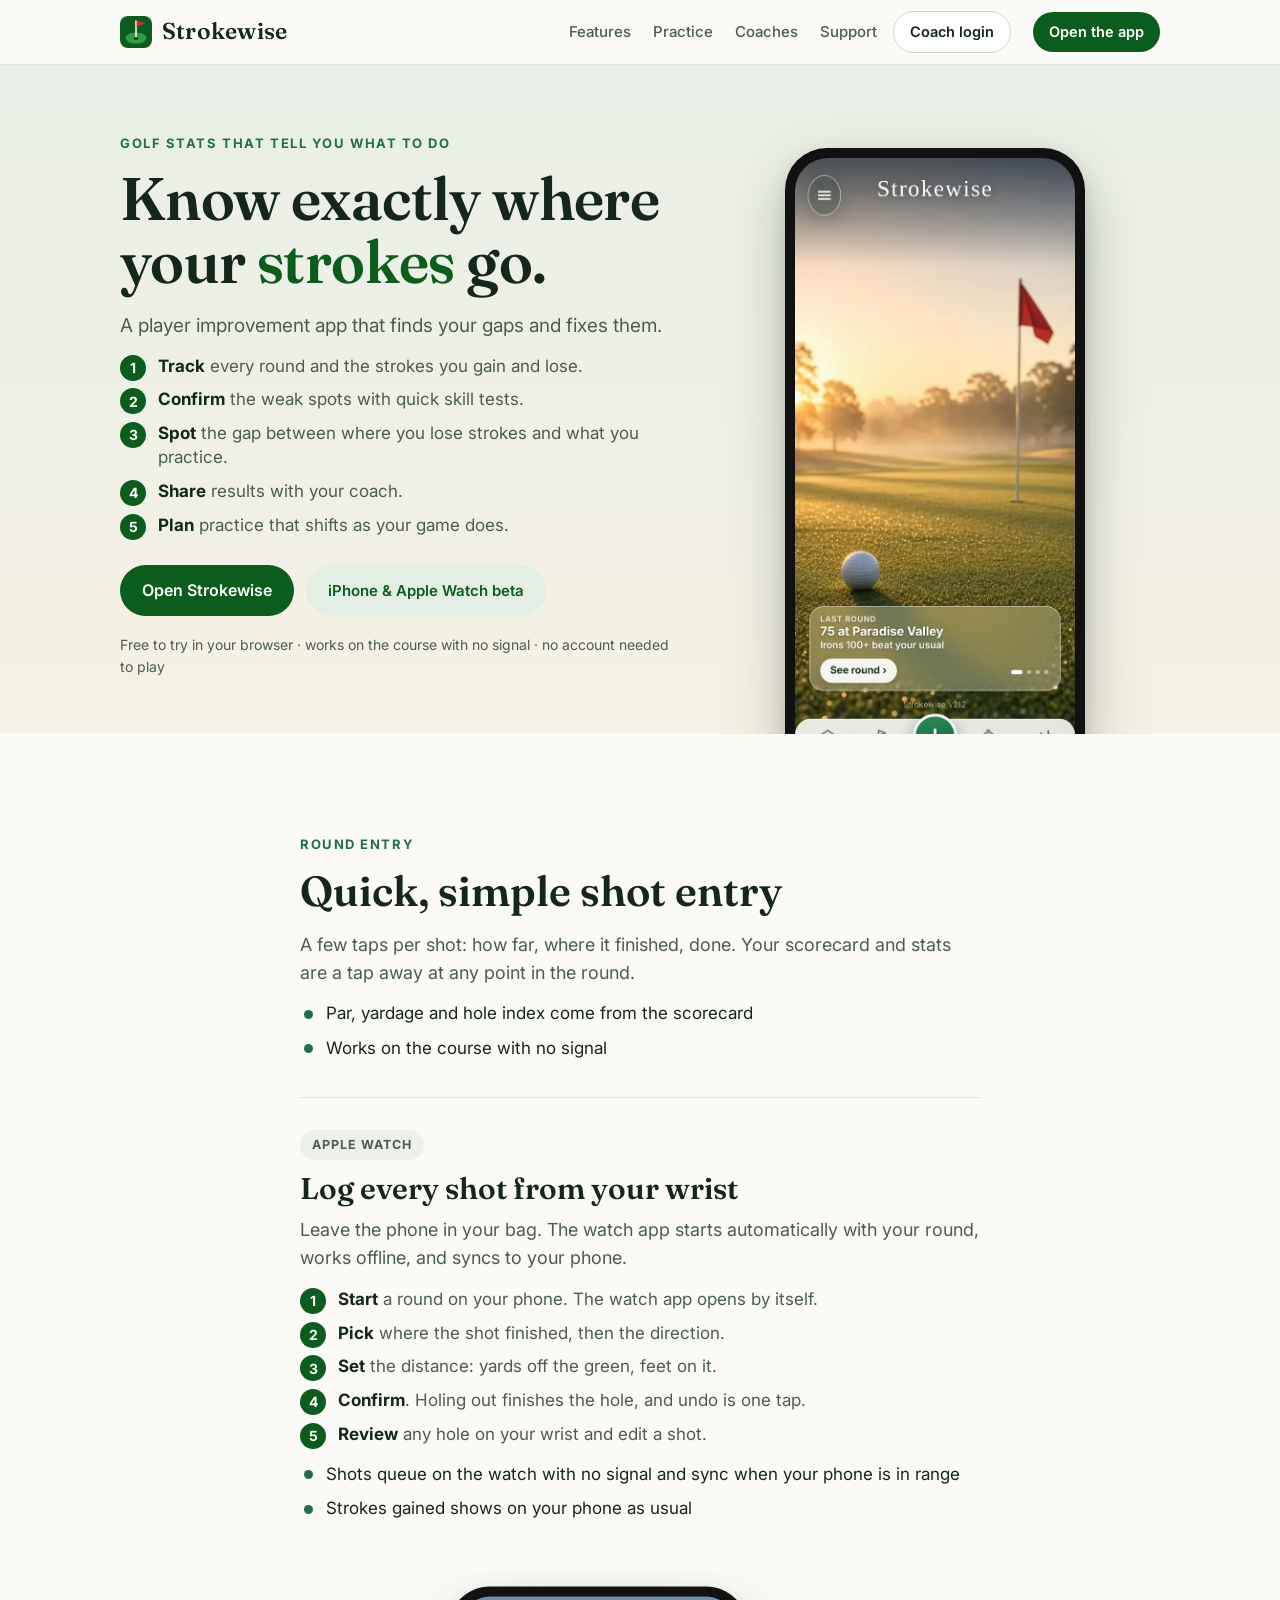
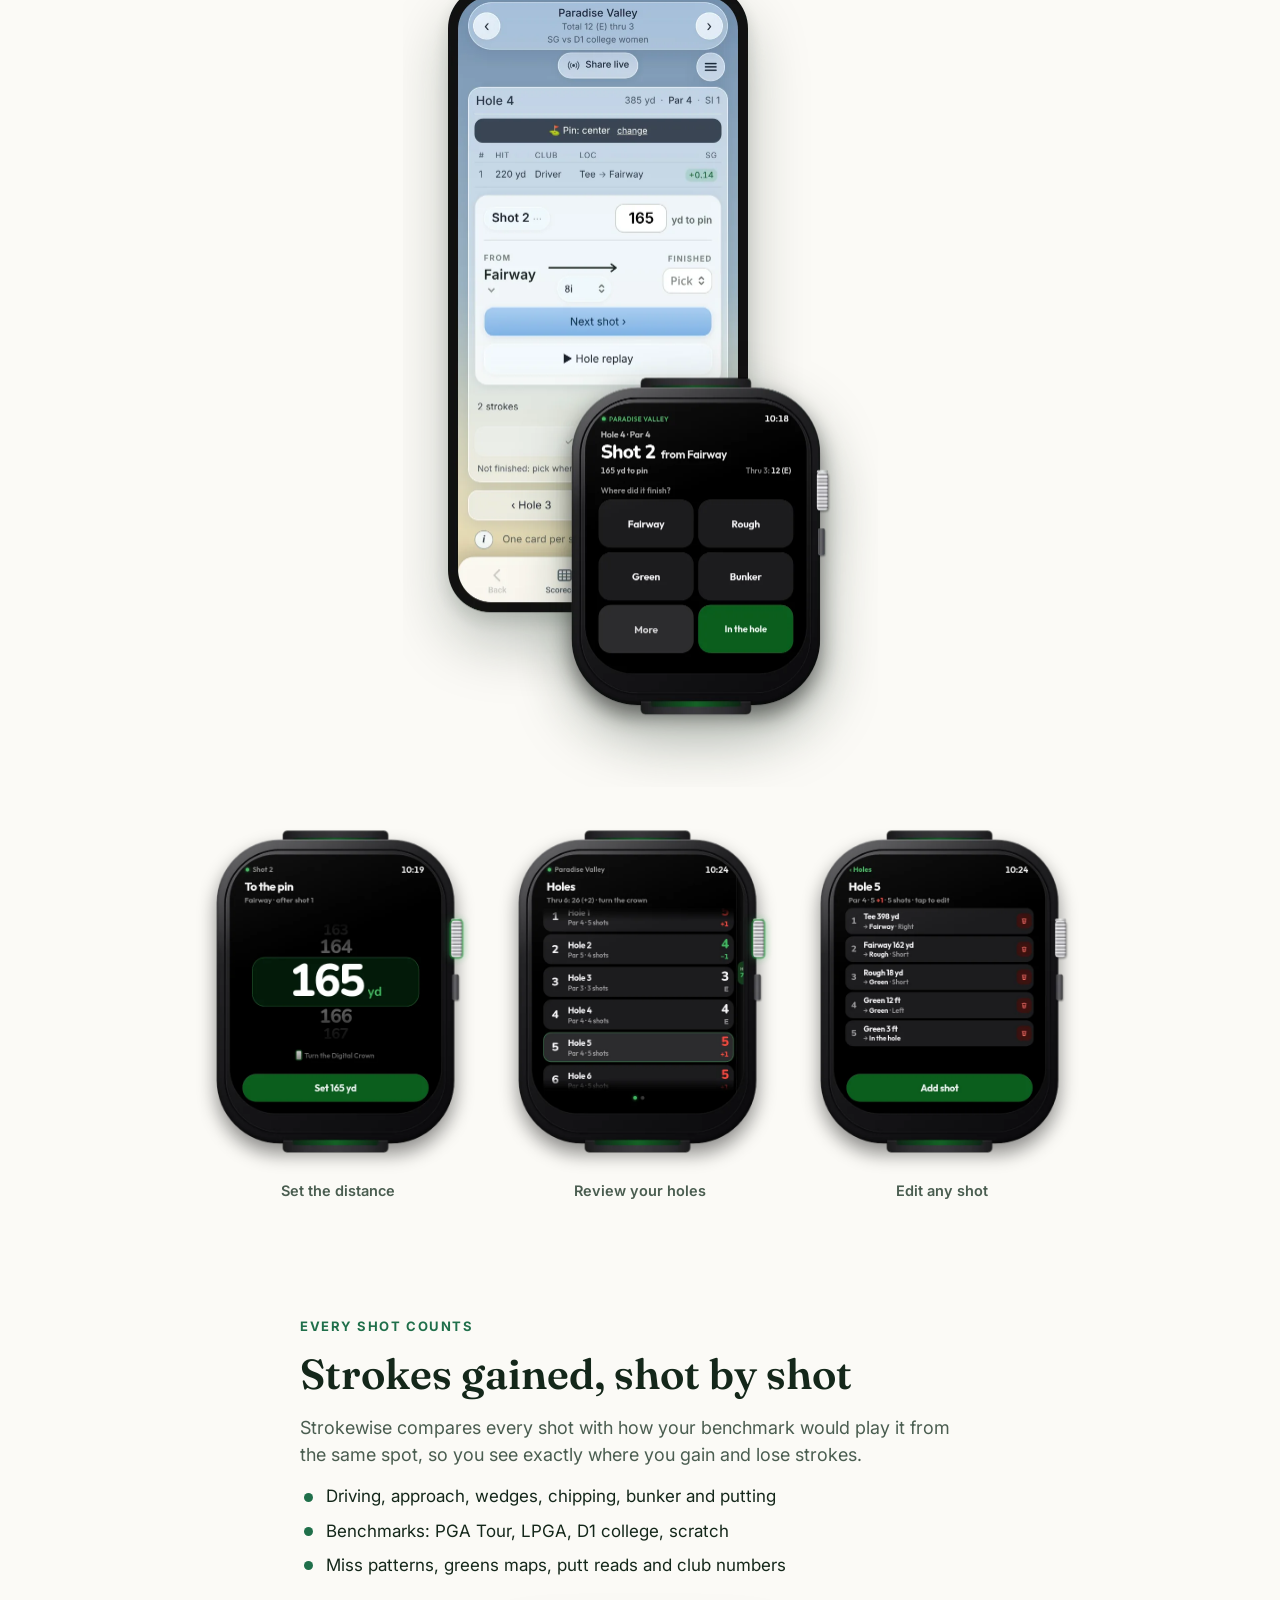
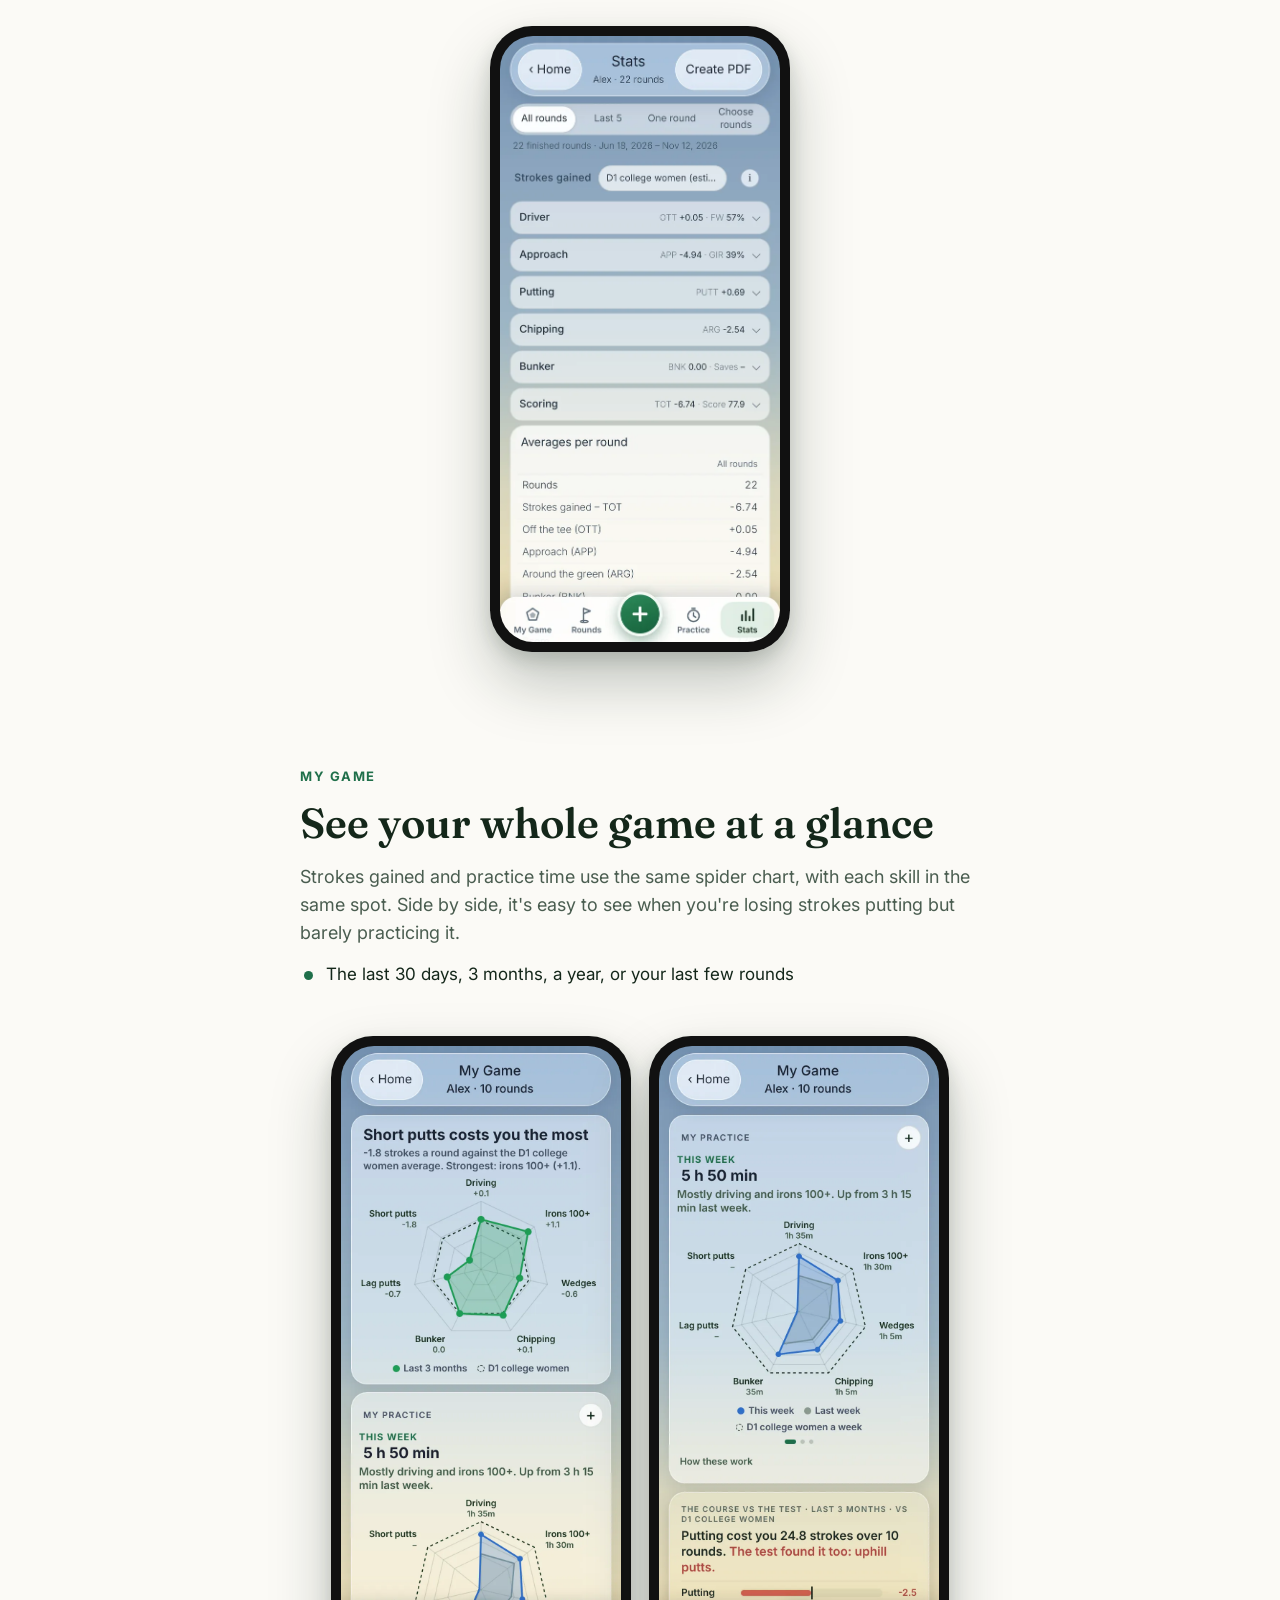
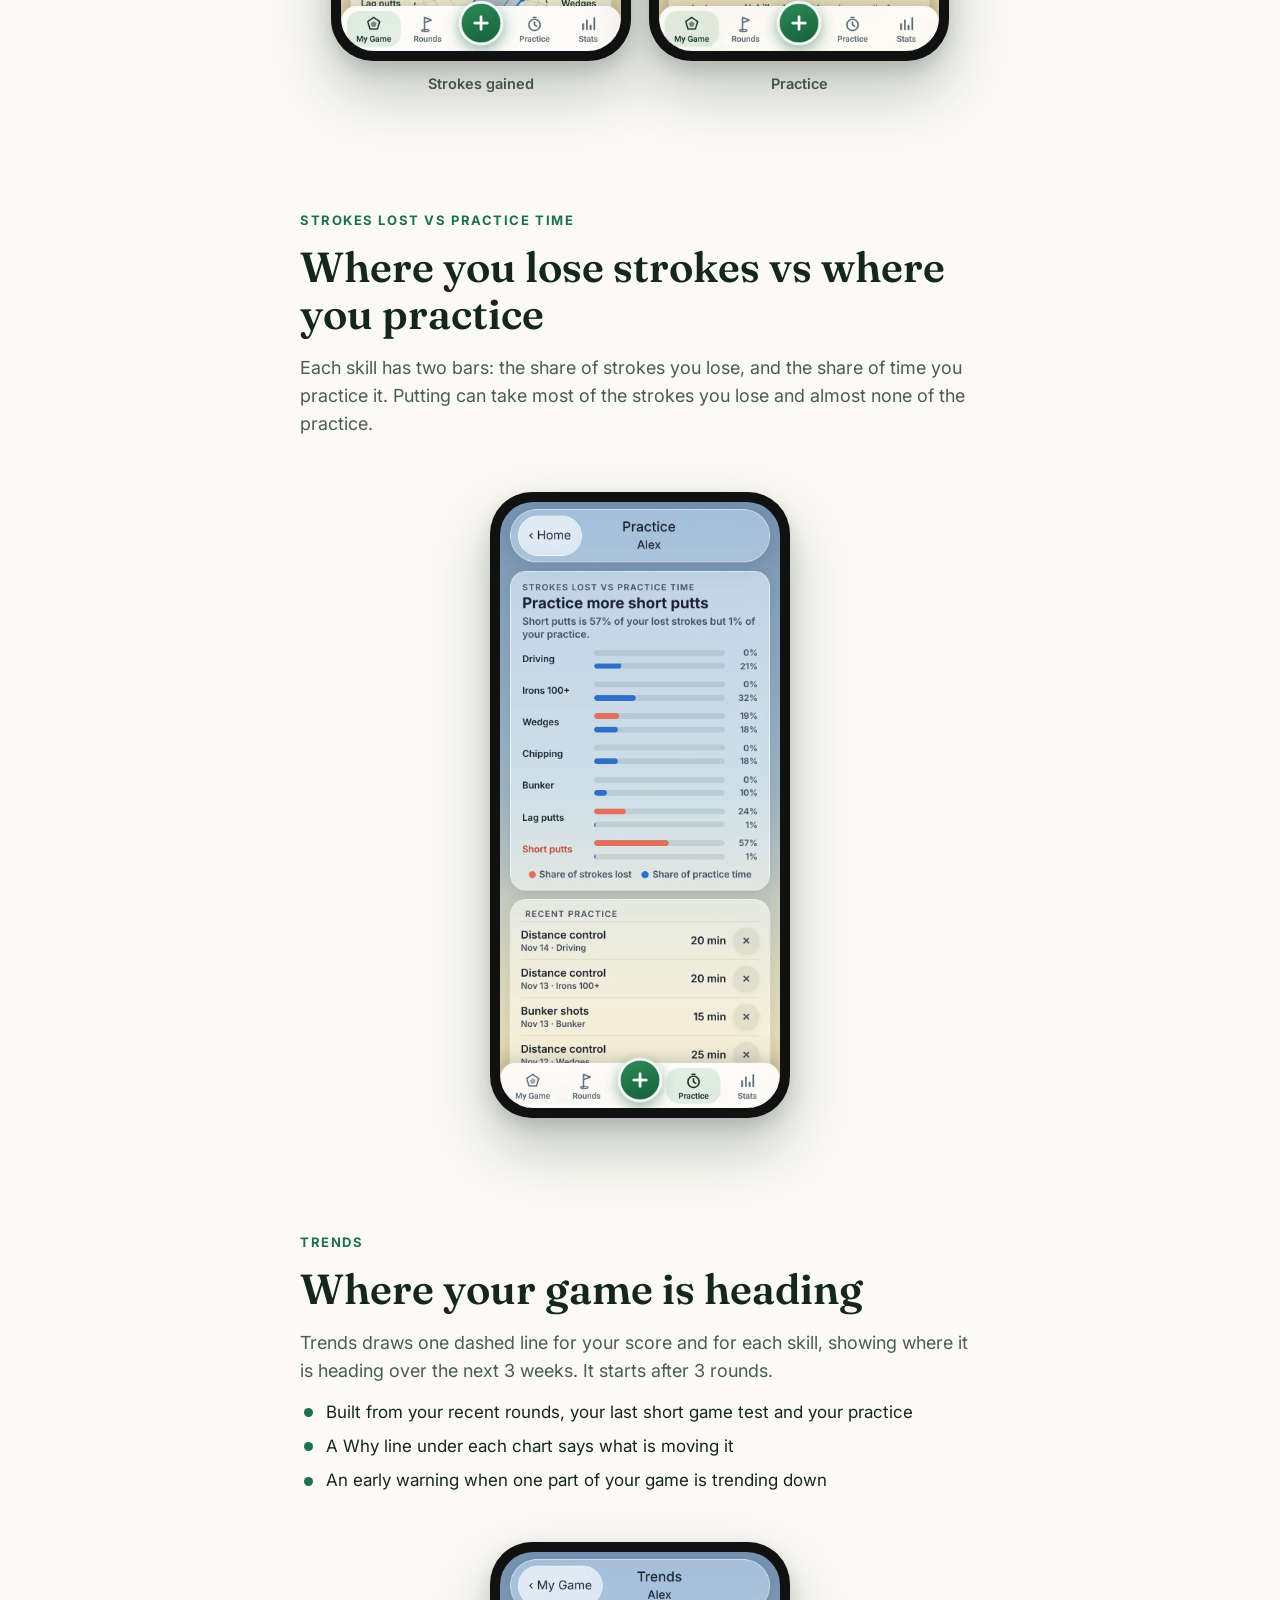
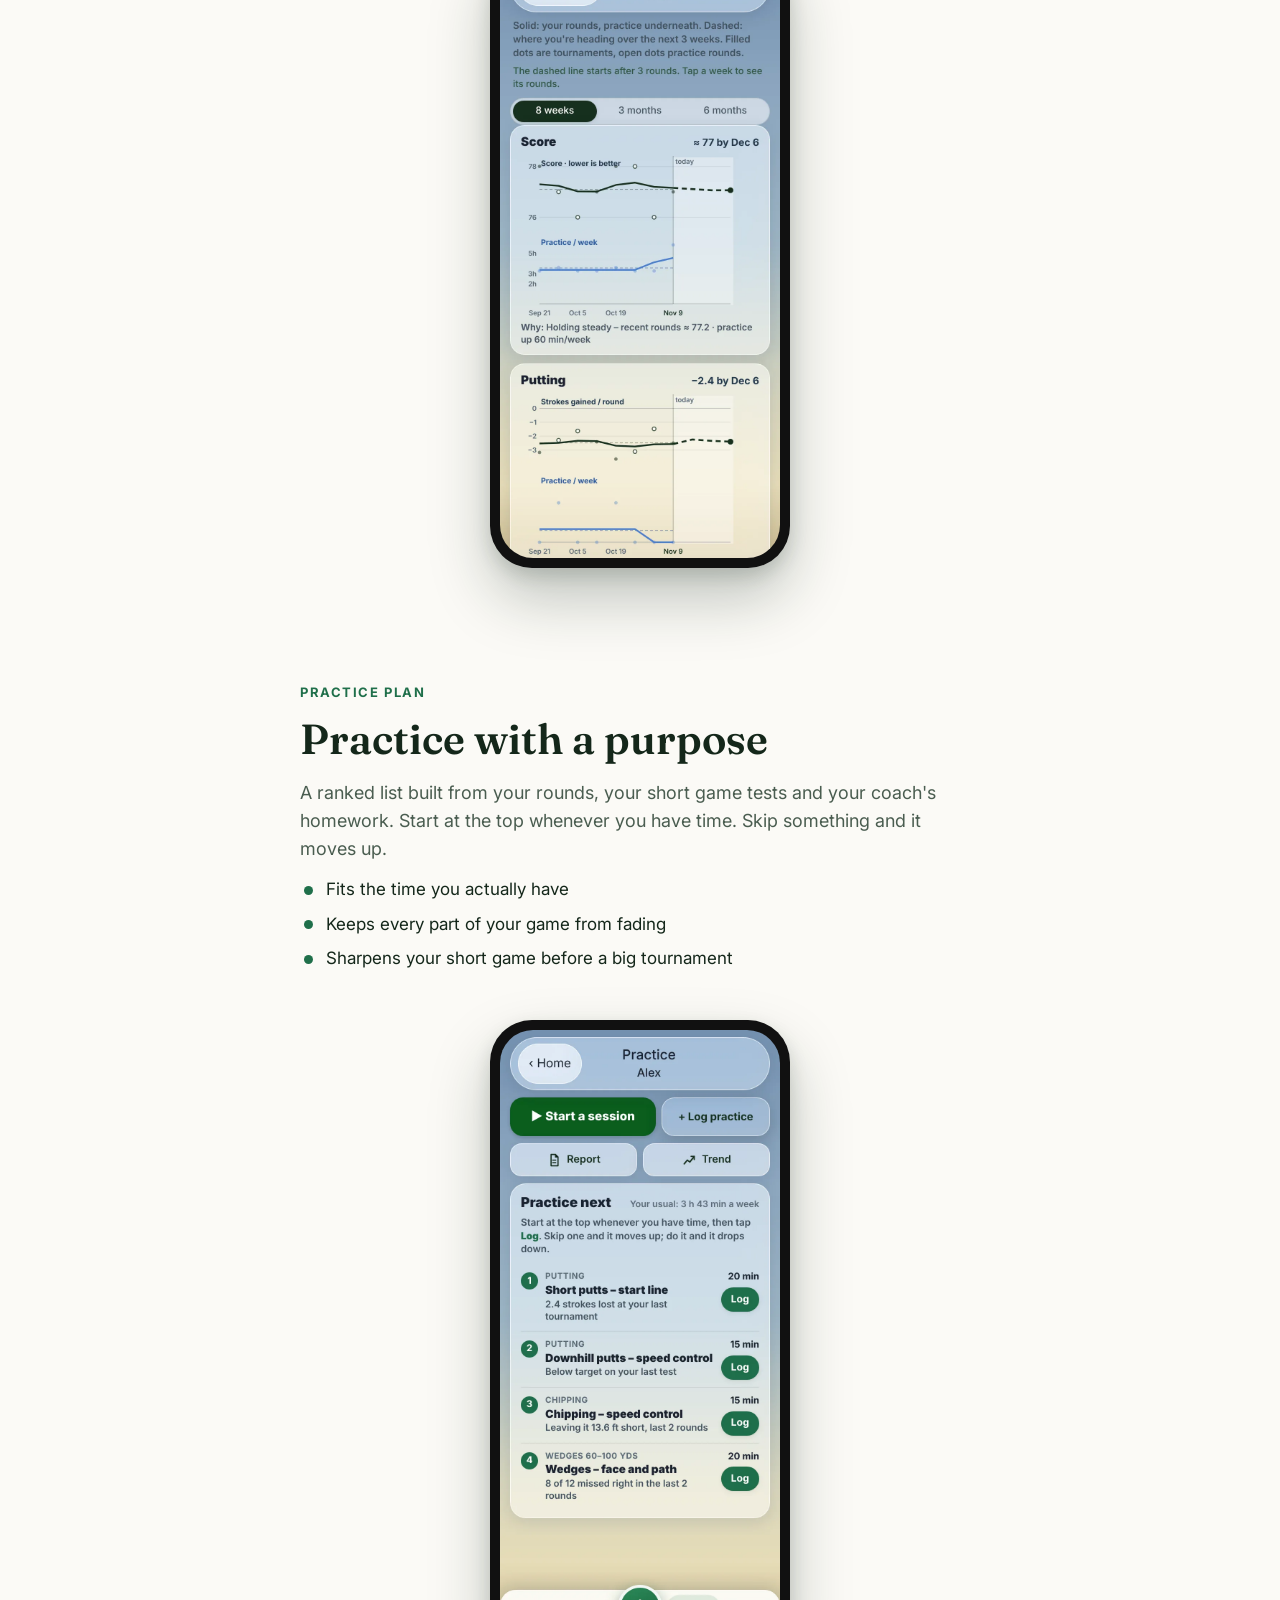
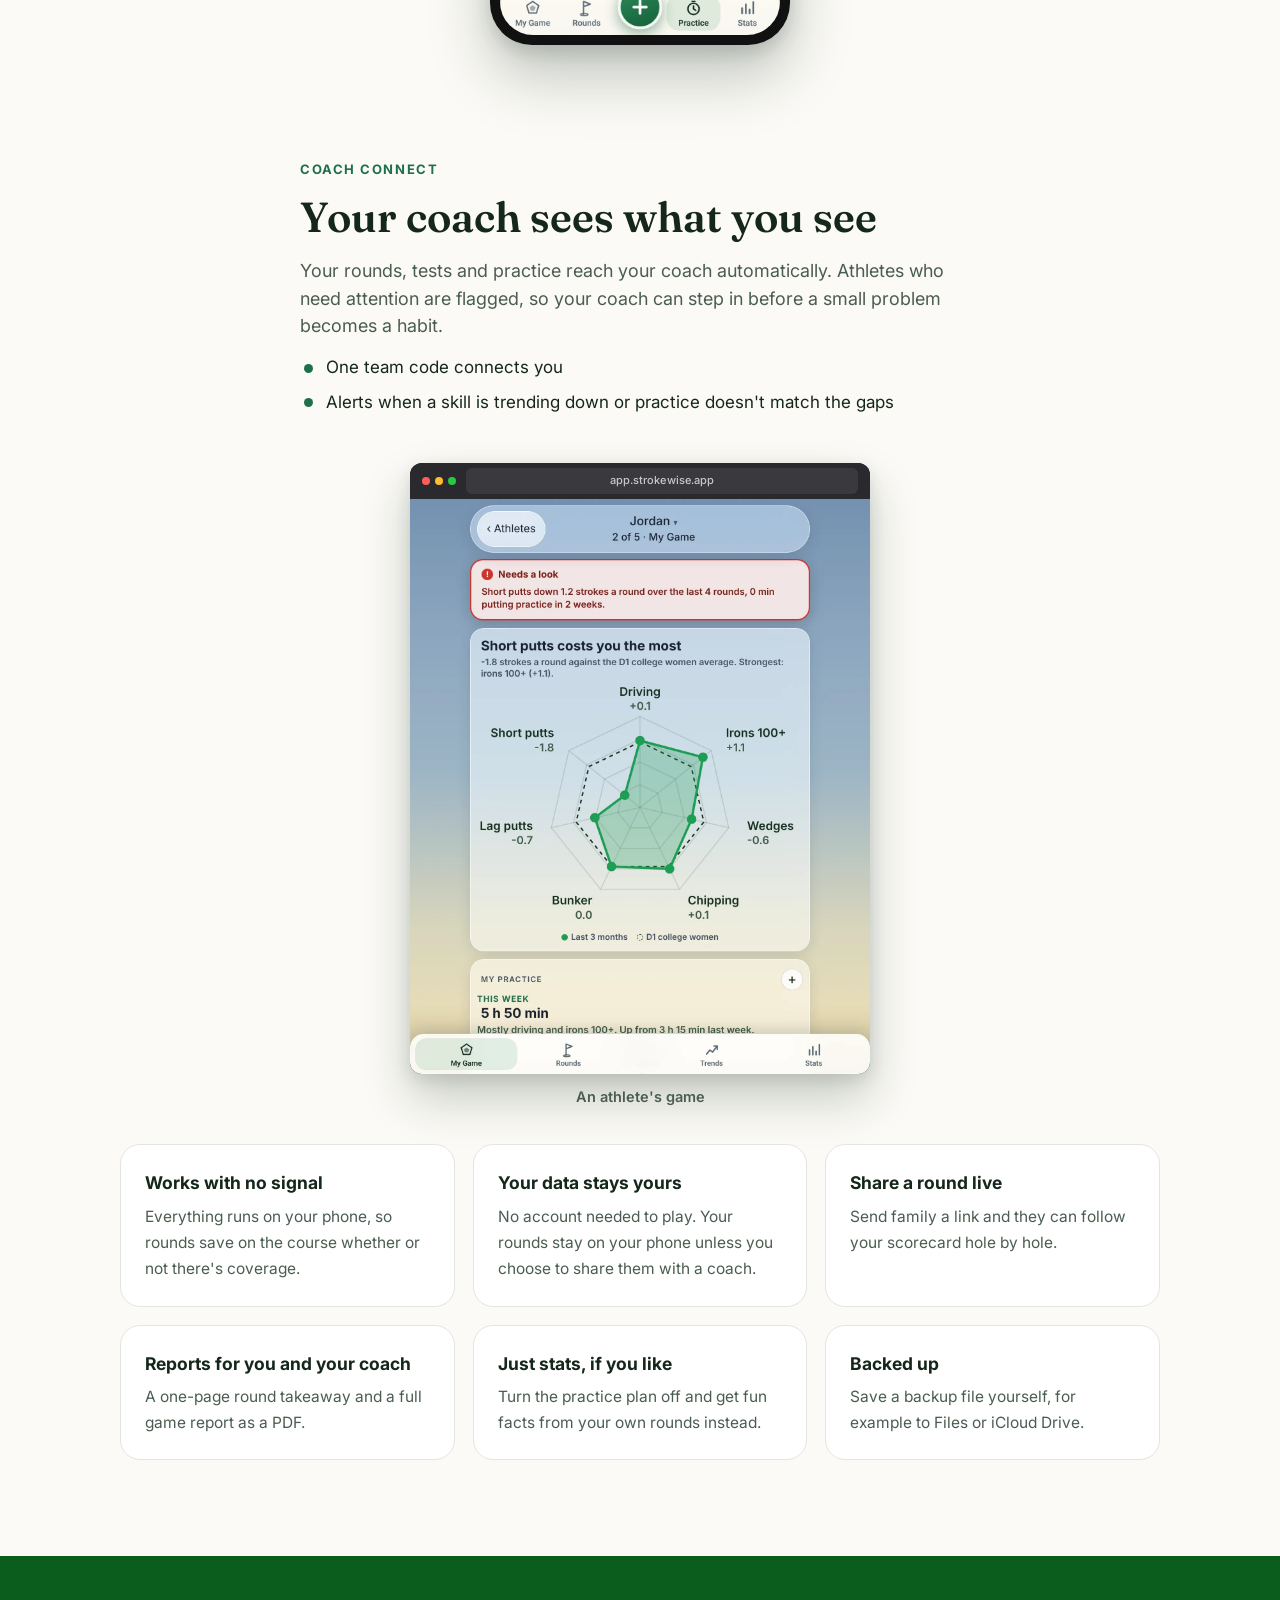
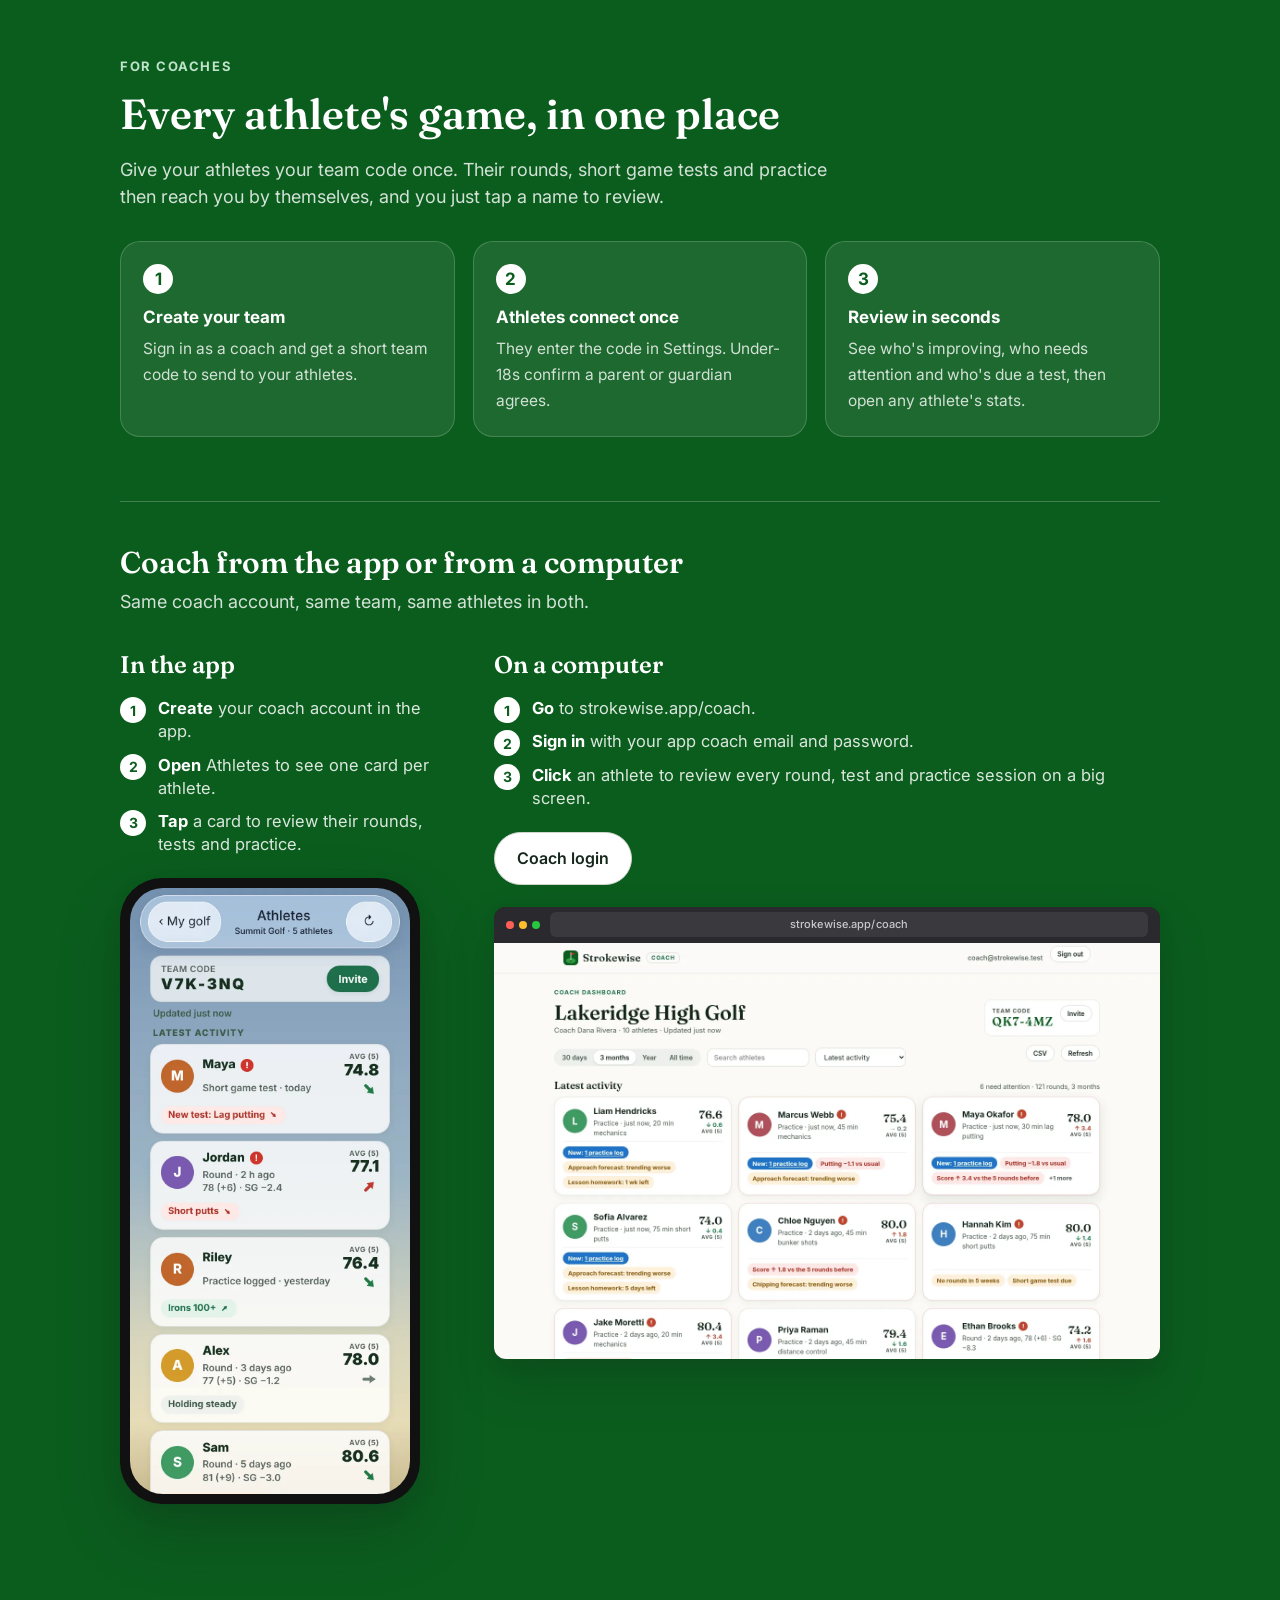
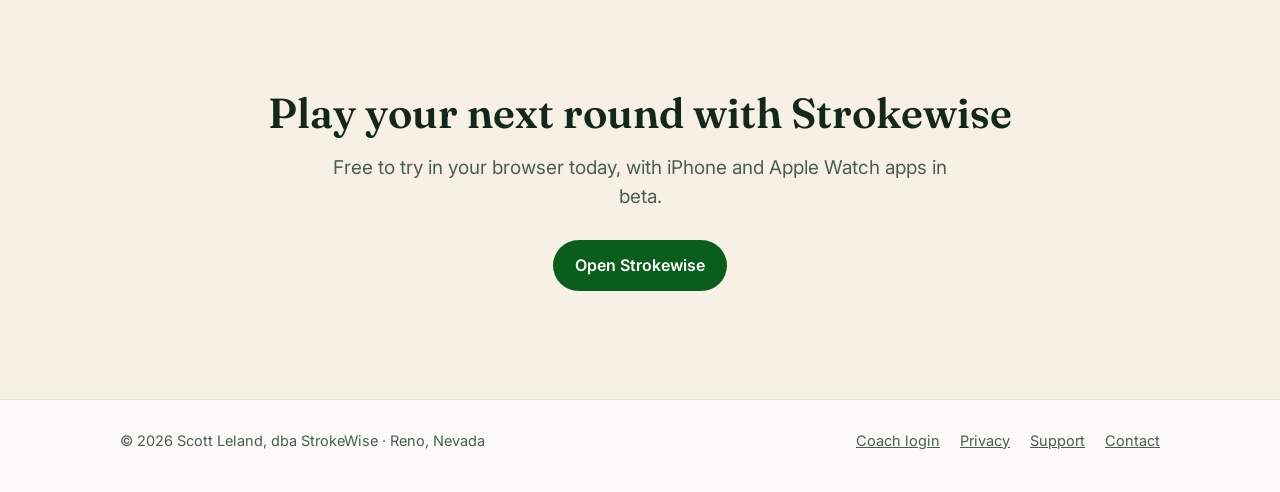
<file: index.html>
<!doctype html>
<html lang="en">
<head>
<meta charset="utf-8">
<meta name="viewport" content="width=device-width, initial-scale=1">
<title>Strokewise – strokes gained for every golfer</title>
<meta name="description" content="Strokewise tracks every shot of your round and shows your strokes gained: what's costing you shots, what's improving, and what to practice next.">
<meta property="og:title" content="Strokewise – strokes gained for every golfer">
<meta property="og:description" content="Track every shot. See where your strokes go. Practice what matters.">
<meta property="og:image" content="https://strokewise.app/img/icon-512.png">
<link rel="icon" type="image/png" sizes="192x192" href="img/icon-192.png">
<link rel="apple-touch-icon" href="img/apple-touch-icon.png">
<link rel="preconnect" href="https://fonts.googleapis.com"><link rel="preconnect" href="https://fonts.gstatic.com" crossorigin>
<link href="https://fonts.googleapis.com/css2?family=Fraunces:opsz,wght@9..144,500;9..144,600&family=Inter:wght@400;500;600;700&display=swap" rel="stylesheet">
<style>
  :root { --green: #0b5d1e; --green2: #1f6f4a; --ink: #14271a; --soft: #4a5d50; --cream: #f6f1e4; --paper: #fbfaf6; --line: #e2e6df; --red: #e62828; }
  * { box-sizing: border-box; }
  html { scroll-behavior: smooth; }
  body { margin: 0; background: var(--paper); color: var(--ink); font: 17px/1.55 Inter, -apple-system, "Segoe UI", Roboto, sans-serif; -webkit-font-smoothing: antialiased; }
  a { color: inherit; }
  .wrap { max-width: 1080px; margin: 0 auto; padding: 0 20px; }
  header { position: sticky; top: 0; z-index: 10; background: rgba(251, 250, 246, .88); backdrop-filter: blur(10px); -webkit-backdrop-filter: blur(10px); border-bottom: 1px solid var(--line); }
  .nav { display: flex; align-items: center; gap: 22px; height: 64px; }
  .brand { display: flex; align-items: center; gap: 10px; text-decoration: none; font-family: Fraunces, Georgia, serif; font-size: 23px; font-weight: 600; letter-spacing: .01em; }
  .brand img { width: 32px; height: 32px; border-radius: 8px; }
  .nav nav { margin-left: auto; display: flex; gap: 22px; font-size: 15px; font-weight: 500; color: var(--soft); }
  .nav nav a { text-decoration: none; } .nav nav a:hover { color: var(--ink); }
  .btn { display: inline-flex; align-items: center; justify-content: center; gap: 8px; padding: 13px 22px; border-radius: 999px; font-weight: 600; font-size: 16px; text-decoration: none; border: 0; cursor: pointer; }
  .btn.pri { background: var(--green); color: #fff; } .btn.pri:hover { background: #094c19; }
  .btn.sec { background: #fff; color: var(--ink); border: 1.5px solid #cfd6cc; }
  .btn.sm { padding: 9px 16px; font-size: 14.5px; }
  .btn.beta { background: #e3efe5; color: var(--green); cursor: default; font-size: 15px; }
  .nav .btn { white-space: nowrap; } #coachlogin { margin-left: -6px; }
  .feat.stack .laptops.one { max-width: 460px; }
  .ways { margin-top: 64px; padding-top: 44px; border-top: 1px solid rgba(255, 255, 255, .22); }
  .ways h3 { color: #fff; margin: 0 0 8px; }
  .band .ways .wlede { margin: 0 0 30px; }
  .waycols { display: grid; grid-template-columns: 330px 1fr; gap: 44px; align-items: start; }
  .way h4 { font-family: Fraunces, Georgia, serif; font-weight: 600; font-size: 24px; margin: 0 0 14px; color: #fff; }
  .way ol { list-style: none; counter-reset: wy; padding: 0; margin: 0 0 22px; }
  .way li { counter-increment: wy; position: relative; padding: 0 0 0 38px; margin: 0 0 10px; color: rgba(255, 255, 255, .85); font-size: 16.5px; line-height: 1.4; }
  .way li b { color: #fff; }
  .way li::before { content: counter(wy); position: absolute; left: 0; top: 0; width: 26px; height: 26px; border-radius: 50%; background: #fff; color: var(--green); font-size: 14px; font-weight: 700; display: flex; align-items: center; justify-content: center; }
  .way .wcta { margin: 0 0 22px; }
  .way .phone { margin: 0; } .way .phone img { height: auto; }
  .way .laptop { margin: 0; }
  .way .laptop img { display: block; width: 100%; height: auto; }
  .hero { background: linear-gradient(180deg, #e9efe6 0%, var(--cream) 100%); overflow: hidden; }
  .hero .wrap { display: grid; grid-template-columns: 1.1fr .9fr; gap: 40px; align-items: center; padding-top: 64px; padding-bottom: 0; }
  .eyebrow { display: inline-block; font-size: 13px; font-weight: 700; letter-spacing: .12em; text-transform: uppercase; color: var(--green2); margin-bottom: 14px; }
  h1 { font-family: Fraunces, Georgia, serif; font-weight: 600; font-size: clamp(38px, 5.4vw, 60px); line-height: 1.05; margin: 0 0 18px; letter-spacing: -.01em; }
  h1 em { font-style: normal; color: var(--green); }
  .lede { font-size: 19px; color: var(--soft); max-width: 34em; margin: 0 0 28px; }
  .hero .lede { margin-bottom: 14px; }
  .flow { list-style: none; counter-reset: f; padding: 0; margin: 0 0 28px; max-width: 34em; }
  .flow li { counter-increment: f; position: relative; padding: 0 0 0 38px; margin: 0 0 10px; font-size: 17px; color: var(--soft); line-height: 1.4; }
  .flow li::before { content: counter(f); position: absolute; left: 0; top: 0; width: 26px; height: 26px; border-radius: 50%; background: var(--green); color: #fff; font-size: 14px; font-weight: 700; display: flex; align-items: center; justify-content: center; }
  .flow b { color: var(--ink); }
  .ctas { display: flex; flex-wrap: wrap; gap: 12px; margin-bottom: 18px; }
  .note { font-size: 14px; color: var(--soft); margin: 0 0 56px; }
  .phone { position: relative; width: 100%; max-width: 300px; margin: 0 auto; border-radius: 42px; padding: 10px; background: #111; box-shadow: 0 30px 60px rgba(20, 39, 26, .25), 0 8px 18px rgba(20, 39, 26, .15); }
  .phone img { display: block; width: 100%; border-radius: 33px; aspect-ratio: 390 / 844; object-fit: cover; object-position: top; }
  .hero .phone { margin-bottom: -60px; }
  section { padding: 96px 0; }
  .feat { display: grid; grid-template-columns: 1fr 1fr; gap: 64px; align-items: center; }
  .feat + .feat { margin-top: 110px; }
  .feat.stack { grid-template-columns: 1fr; justify-items: center; gap: 40px; }
  .feat.stack .txt { max-width: 40em; width: 100%; }
  .feat.stack .phone { margin: 0 auto; }
  .feat.stack .phones { display: flex; justify-content: center; align-items: flex-start; gap: 18px; width: 100%; }
  .feat.stack .phones .shot { max-width: 300px; flex: 1 1 0; margin: 0; }
  .feat.stack .phones .phone { max-width: none; width: 100%; margin: 0; }
  .feat.stack .phones figcaption { text-align: center; font-size: 14.5px; font-weight: 600; color: var(--soft); margin: 12px 0 0; }
  .feat.stack .laptops { display: flex; justify-content: center; align-items: flex-start; gap: 18px; width: 100%; max-width: 900px; }
  .feat.stack .laptops .laptop { flex: 1 1 0; margin: 0; min-width: 0; }
  .laptop-chrome { background: #1c1c1e; border-radius: 12px; overflow: hidden; box-shadow: 0 24px 48px rgba(20, 39, 26, .22), 0 6px 16px rgba(20, 39, 26, .12); }
  .laptop-bar { display: flex; align-items: center; gap: 10px; height: 36px; padding: 0 12px; background: #2a2a2e; }
  .laptop-bar .dots { display: flex; gap: 5px; }
  .laptop-bar .dots i { width: 8px; height: 8px; border-radius: 50%; background: #5c5c60; }
  .laptop-bar .dots i:nth-child(1) { background: #ff5f57; }
  .laptop-bar .dots i:nth-child(2) { background: #febc2e; }
  .laptop-bar .dots i:nth-child(3) { background: #28c840; }
  .laptop-bar .url { flex: 1; text-align: center; font-size: 11px; font-weight: 500; color: #c8c8cc; background: #3a3a3e; border-radius: 6px; padding: 4px 10px; letter-spacing: .01em; }
  .laptop-chrome img { display: block; width: 100%; height: auto; }
  .feat.stack .laptops figcaption { text-align: center; font-size: 14.5px; font-weight: 600; color: var(--soft); margin: 12px 0 0; }

  .watchcopy { margin-top: 36px; padding-top: 32px; border-top: 1px solid var(--line); }
  .badge { display: inline-block; font-size: 12.5px; font-weight: 700; letter-spacing: .08em; text-transform: uppercase; background: #eef0ec; color: #4a5d50; border-radius: 999px; padding: 5px 12px; margin-bottom: 12px; }
  h3 { font-family: Fraunces, Georgia, serif; font-weight: 600; font-size: clamp(24px, 2.8vw, 30px); line-height: 1.15; margin: 0 0 10px; }
  .wsteps { list-style: none; counter-reset: w; padding: 0; margin: 16px 0 14px; }
  .feat .wsteps li { counter-increment: w; position: relative; padding: 0 0 0 38px; margin: 0 0 10px; color: var(--soft); line-height: 1.4; }
  .feat .wsteps li b { color: var(--ink); }
  .feat .wsteps li::before { content: counter(w); left: 0; top: 0; width: 26px; height: 26px; border-radius: 50%; background: var(--green); color: #fff; font-size: 14px; font-weight: 700; display: flex; align-items: center; justify-content: center; }
  .feat.stack .duo { width: 100%; display: flex; flex-direction: column; align-items: center; gap: 34px; }
  .duo .whero { margin: 0; width: 100%; max-width: 475px; }
  .duo .whero img { display: block; width: 100%; height: auto; }
  .duo .watches { display: flex; justify-content: center; gap: 12px; width: 100%; max-width: 900px; }
  .duo .watches figure { flex: 1 1 0; max-width: 290px; margin: 0; min-width: 0; }
  .duo .watches img { display: block; width: 100%; height: auto; }
  .duo .watches figcaption { text-align: center; font-size: 14.5px; font-weight: 600; color: var(--soft); margin: 2px 0 0; }

  h2 { font-family: Fraunces, Georgia, serif; font-weight: 600; font-size: clamp(30px, 3.6vw, 42px); line-height: 1.12; margin: 0 0 16px; }
  .feat p { color: var(--soft); font-size: 18px; margin: 0 0 14px; }
  .feat ul { margin: 0; padding: 0; list-style: none; } .feat li { position: relative; padding-left: 26px; margin: 8px 0; color: var(--ink); }
  .feat li::before { content: ""; position: absolute; left: 4px; top: .55em; width: 9px; height: 9px; border-radius: 50%; background: var(--green2); }
  .grid { display: grid; grid-template-columns: repeat(3, 1fr); gap: 18px; margin-top: 36px; }
  .tile { background: #fff; border: 1px solid var(--line); border-radius: 20px; padding: 24px; }
  .tile b { display: block; font-size: 17.5px; margin-bottom: 6px; } .tile span { color: var(--soft); font-size: 15.5px; }
  .band { background: var(--green); color: #fff; }
  .band h2 { color: #fff; } .band p { color: rgba(255, 255, 255, .82); font-size: 18px; max-width: 40em; }
  .steps { display: grid; grid-template-columns: repeat(3, 1fr); gap: 18px; margin-top: 30px; counter-reset: s; }
  .steps div { background: rgba(255, 255, 255, .08); border: 1px solid rgba(255, 255, 255, .18); border-radius: 20px; padding: 22px; }
  .steps div::before { counter-increment: s; content: counter(s); display: inline-flex; width: 30px; height: 30px; border-radius: 50%; background: #fff; color: var(--green); font-weight: 700; align-items: center; justify-content: center; margin-bottom: 10px; }
  .steps b { display: block; margin-bottom: 4px; } .steps span { color: rgba(255, 255, 255, .8); font-size: 15.5px; }
  .center { text-align: center; } .center p { margin-left: auto; margin-right: auto; }
  .final { padding: 90px 0; background: var(--cream); }
  footer { border-top: 1px solid var(--line); padding: 30px 0 40px; font-size: 14.5px; color: var(--soft); }
  footer .wrap { display: flex; flex-wrap: wrap; gap: 10px 24px; align-items: center; } footer nav { display: flex; gap: 20px; margin-left: auto; }
  @media (max-width: 820px) {
    .nav nav { display: none; } #coachlogin { margin-left: auto; } .nav .btn.pri { margin-left: 0; }
    @media (max-width: 430px) { .nav { gap: 8px; } .brand { font-size: 20px; gap: 8px; } .brand img { width: 28px; height: 28px; } .nav .btn.sm { padding: 8px 10px; font-size: 13px; } .brand { font-size: 19px; } }
    .hero .wrap { grid-template-columns: 1fr; padding-top: 44px; text-align: left; }
    .hero .phone { max-width: 250px; }
    .feat, .feat.flip { grid-template-columns: 1fr; gap: 34px; } .feat.flip .txt { order: 2; }
    .feat .phone { max-width: 250px; }
    .feat.stack { gap: 28px; }
    .feat.stack .phones { justify-content: center; gap: 12px; overflow: visible; padding: 0; }
    .feat.stack .phones .shot { flex: 1 1 0; max-width: 200px; }
    @media (max-width: 420px) {
      .feat.stack .phones { flex-direction: column; align-items: center; }
      .feat.stack .phones .shot { flex: none; width: 100%; max-width: 250px; }
    }
    .feat.stack .laptops { flex-direction: column; align-items: stretch; max-width: none; width: 100%; gap: 16px; }
    .feat.stack .laptops .laptop { width: 100%; flex: none; }
    .feat.stack .laptops figcaption { margin-top: 8px; }
    .feat.stack .laptop-chrome { width: 100%; }
    .feat.stack .laptop-chrome img { width: 100%; height: 430px; object-fit: cover; object-position: top; }

    .grid, .steps { grid-template-columns: 1fr; }
    .waycols { grid-template-columns: 1fr; gap: 48px; }
    .ways { margin-top: 48px; padding-top: 36px; }
    .way .phone { max-width: 250px; margin: 0; }
    .feat.stack .laptops.one { max-width: none; }
    .duo .whero { max-width: 100%; }
    @media (max-width: 640px) { .duo .watches { flex-direction: column; align-items: center; gap: 22px; } .duo .watches figure { flex: none; width: 100%; max-width: 250px; } }
    section { padding: 72px 0; } .feat + .feat { margin-top: 80px; }
    footer nav { margin-left: 0; }
  }
</style>
</head>
<body>
<header><div class="wrap nav">
  <a class="brand" href="./"><img src="img/icon-192.png" alt="">Strokewise</a>
  <nav><a href="#features">Features</a><a href="#practice">Practice</a><a href="#coach">Coaches</a><a href="support.html">Support</a></nav>
  <a class="btn sec sm" id="coachlogin" href="coach/">Coach login</a>
  <a class="btn pri sm" href="https://app.strokewise.app/">Open the app</a>
</div></header>

<div class="hero"><div class="wrap">
  <div>
    <span class="eyebrow">Golf stats that tell you what to do</span>
    <h1>Know exactly where your <em>strokes</em> go.</h1>
    <p class="lede">A player improvement app that finds your gaps and fixes them.</p>
    <ol class="flow">
      <li><b>Track</b> every round and the strokes you gain and lose.</li>
      <li><b>Confirm</b> the weak spots with quick skill tests.</li>
      <li><b>Spot</b> the gap between where you lose strokes and what you practice.</li>
      <li><b>Share</b> results with your coach.</li>
      <li><b>Plan</b> practice that shifts as your game does.</li>
    </ol>
    <div class="ctas"><a class="btn pri" href="https://app.strokewise.app/">Open Strokewise</a><span class="btn beta">iPhone &amp; Apple Watch beta</span></div>
    <p class="note">Free to try in your browser · works on the course with no signal · no account needed to play</p>
  </div>
  <div class="phone"><img src="img/home.webp" alt="The Strokewise home screen after a round: 75 at Paradise Valley"></div>
</div></div>

<section id="features"><div class="wrap">
  <div class="feat stack">
    <div class="txt">
      <span class="eyebrow">Round entry</span>
      <h2>Quick, simple shot entry</h2>
      <p>A few taps per shot: how far, where it finished, done. Your scorecard and stats are a tap away at any point in the round.</p>
      <ul><li>Par, yardage and hole index come from the scorecard</li><li>Works on the course with no signal</li></ul>
      <div class="watchcopy">
        <span class="badge">Apple Watch</span>
        <h3>Log every shot from your wrist</h3>
        <p>Leave the phone in your bag. The watch app starts automatically with your round, works offline, and syncs to your phone.</p>
        <ol class="wsteps">
          <li><b>Start</b> a round on your phone. The watch app opens by itself.</li>
          <li><b>Pick</b> where the shot finished, then the direction.</li>
          <li><b>Set</b> the distance: yards off the green, feet on it.</li>
          <li><b>Confirm</b>. Holing out finishes the hole, and undo is one tap.</li>
          <li><b>Review</b> any hole on your wrist and edit a shot.</li>
        </ol>
        <ul><li>Shots queue on the watch with no signal and sync when your phone is in range</li><li>Strokes gained shows on your phone as usual</li></ul>
      </div>
    </div>
    <div class="duo">
      <figure class="whero"><img src="img/watch-hero.webp" alt="The same hole on the phone and on an Apple Watch: hole 4, par 4, shot 2 from the fairway, 165 yards to the pin" width="950" height="1635"></figure>
      <div class="watches">
        <figure><img src="img/watch-distance.webp" alt="Apple Watch: setting the distance, 165 yards to the pin" width="650" height="800" loading="lazy"><figcaption>Set the distance</figcaption></figure>
        <figure><img src="img/watch-holes.webp" alt="Apple Watch: the list of completed holes with scores in green and red" width="650" height="800" loading="lazy"><figcaption>Review your holes</figcaption></figure>
        <figure><img src="img/watch-shots.webp" alt="Apple Watch: the five shots on hole 5 with an Add shot button" width="650" height="800" loading="lazy"><figcaption>Edit any shot</figcaption></figure>
      </div>
    </div>
  </div>
  <div class="feat stack">
    <div class="txt">
      <span class="eyebrow">Every shot counts</span>
      <h2>Strokes gained, shot by shot</h2>
      <p>Strokewise compares every shot with how your benchmark would play it from the same spot, so you see exactly where you gain and lose strokes.</p>
      <ul><li>Driving, approach, wedges, chipping, bunker and putting</li><li>Benchmarks: PGA Tour, LPGA, D1 college, scratch</li><li>Miss patterns, greens maps, putt reads and club numbers</li></ul>
    </div>
    <div class="phone"><img src="img/stats.webp" alt="Stats: strokes gained by part of the game"></div>
  </div>
  <div class="feat stack">
    <div class="txt">
      <span class="eyebrow">My Game</span>
      <h2>See your whole game at a glance</h2>
      <p>Strokes gained and practice time use the same spider chart, with each skill in the same spot. Side by side, it's easy to see when you're losing strokes putting but barely practicing it.</p>
      <ul><li>The last 30 days, 3 months, a year, or your last few rounds</li></ul>
    </div>
    <div class="phones">
      <figure class="shot">
        <div class="phone"><img src="img/mygame-sg.webp" alt="My Game: strokes gained spider chart with a dent on putting"></div>
        <figcaption>Strokes gained</figcaption>
      </figure>
      <figure class="shot">
        <div class="phone"><img src="img/mygame-practice.webp" alt="My Game: practice-time spider chart with little putting practice"></div>
        <figcaption>Practice</figcaption>
      </figure>
    </div>
  </div>
  <div class="feat stack" id="lost-vs-practice">
    <div class="txt">
      <span class="eyebrow">Strokes lost vs practice time</span>
      <h2>Where you lose strokes vs where you practice</h2>
      <p>Each skill has two bars: the share of strokes you lose, and the share of time you practice it. Putting can take most of the strokes you lose and almost none of the practice.</p>
    </div>
    <div class="phone"><img src="img/lost-vs-practice.webp" alt="Strokes lost vs practice time: short putts are 57% of lost strokes and 1% of practice"></div>
  </div>
  <div class="feat stack">
    <div class="txt">
      <span class="eyebrow">Trends</span>
      <h2>Where your game is heading</h2>
      <p>Trends draws one dashed line for your score and for each skill, showing where it is heading over the next 3 weeks. It starts after 3 rounds.</p>
      <ul><li>Built from your recent rounds, your last short game test and your practice</li><li>A Why line under each chart says what is moving it</li><li>An early warning when one part of your game is trending down</li></ul>
    </div>
    <div class="phone"><img src="img/trends.webp" alt="Trends: your score by week, with a dashed line for the next 3 weeks and a Why line under the chart"></div>
  </div>
  <div class="feat stack" id="practice">
    <div class="txt">
      <span class="eyebrow">Practice plan</span>
      <h2>Practice with a purpose</h2>
      <p>A ranked list built from your rounds, your short game tests and your coach's homework. Start at the top whenever you have time. Skip something and it moves up.</p>
      <ul><li>Fits the time you actually have</li><li>Keeps every part of your game from fading</li><li>Sharpens your short game before a big tournament</li></ul>
    </div>
    <div class="phone"><img src="img/practice.webp" alt="Practice next: short putts start line, downhill speed control, chipping speed control, and wedges face and path"></div>
  </div>
  <div class="feat stack" id="coach">
    <div class="txt">
      <span class="eyebrow">Coach connect</span>
      <h2>Your coach sees what you see</h2>
      <p>Your rounds, tests and practice reach your coach automatically. Athletes who need attention are flagged, so your coach can step in before a small problem becomes a habit.</p>
      <ul><li>One team code connects you</li><li>Alerts when a skill is trending down or practice doesn't match the gaps</li></ul>
    </div>
    <div class="laptops one">
      <figure class="laptop">
        <div class="laptop-chrome">
          <div class="laptop-bar" aria-hidden="true"><span class="dots"><i></i><i></i><i></i></span><span class="url">app.strokewise.app</span></div>
          <img src="img/coach-athlete.webp" alt="An athlete's game opened for the coach: short putts are trending down and putting practice is missing">
        </div>
        <figcaption>An athlete's game</figcaption>
      </figure>
    </div>
  </div>

  <div class="grid">
    <div class="tile"><b>Works with no signal</b><span>Everything runs on your phone, so rounds save on the course whether or not there's coverage.</span></div>
    <div class="tile"><b>Your data stays yours</b><span>No account needed to play. Your rounds stay on your phone unless you choose to share them with a coach.</span></div>
    <div class="tile"><b>Share a round live</b><span>Send family a link and they can follow your scorecard hole by hole.</span></div>
    <div class="tile"><b>Reports for you and your coach</b><span>A one-page round takeaway and a full game report as a PDF.</span></div>
    <div class="tile"><b>Just stats, if you like</b><span>Turn the practice plan off and get fun facts from your own rounds instead.</span></div>
    <div class="tile"><b>Backed up</b><span>Save a backup file yourself, for example to Files or iCloud Drive.</span></div>
  </div>
</div></section>

<section class="band" id="coaches"><div class="wrap">
  <span class="eyebrow" style="color:#bfe3cb">For coaches</span>
  <h2>Every athlete's game, in one place</h2>
  <p>Give your athletes your team code once. Their rounds, short game tests and practice then reach you by themselves, and you just tap a name to review.</p>
  <div class="steps">
    <div><b>Create your team</b><span>Sign in as a coach and get a short team code to send to your athletes.</span></div>
    <div><b>Athletes connect once</b><span>They enter the code in Settings. Under-18s confirm a parent or guardian agrees.</span></div>
    <div><b>Review in seconds</b><span>See who's improving, who needs attention and who's due a test, then open any athlete's stats.</span></div>
  </div>
  <div class="ways" id="coach-ways">
    <h3>Coach from the app or from a computer</h3>
    <p class="wlede">Same coach account, same team, same athletes in both.</p>
    <div class="waycols">
      <div class="way">
        <h4>In the app</h4>
        <ol>
          <li><b>Create</b> your coach account in the app.</li>
          <li><b>Open</b> Athletes to see one card per athlete.</li>
          <li><b>Tap</b> a card to review their rounds, tests and practice.</li>
        </ol>
        <div class="phone"><img src="img/coach-app.webp" alt="The coach Athletes screen in the app: a team code, then one card per athlete with their latest activity, average score and a red or green arrow" width="780" height="1688" loading="lazy"></div>
      </div>
      <div class="way">
        <h4>On a computer</h4>
        <ol>
          <li><b>Go</b> to strokewise.app/coach.</li>
          <li><b>Sign in</b> with your app coach email and password.</li>
          <li><b>Click</b> an athlete to review every round, test and practice session on a big screen.</li>
        </ol>
        <p class="wcta"><a class="btn sec" href="coach/">Coach login</a></p>
        <figure class="laptop">
          <div class="laptop-chrome">
            <div class="laptop-bar" aria-hidden="true"><span class="dots"><i></i><i></i><i></i></span><span class="url">strokewise.app/coach</span></div>
            <img src="img/coach-web.webp" alt="The coach dashboard on a computer: a team code, search and filters, and one card per athlete with their latest activity, average score and attention flags" width="1440" height="900" loading="lazy">
          </div>
        </figure>
      </div>
    </div>
  </div>
</div></section>

<div class="final center"><div class="wrap">
  <h2>Play your next round with Strokewise</h2>
  <p class="lede">Free to try in your browser today, with iPhone and Apple Watch apps in beta.</p>
  <div class="ctas" style="justify-content:center"><a class="btn pri" href="https://app.strokewise.app/">Open Strokewise</a></div>
</div></div>

<footer><div class="wrap">
  <span>© 2026 Scott Leland, dba StrokeWise · Reno, Nevada</span>
  <nav><a href="coach/">Coach login</a><a href="privacy.html">Privacy</a><a href="support.html">Support</a><a href="mailto:atypicalscott@gmail.com">Contact</a></nav>
</div></footer>
<script>
  // a coach who is already signed in sees "Dashboard" instead of "Coach login" (the promo page stays for everyone)
  try { if (localStorage.getItem('strokewise.coach.session.v1')) document.querySelectorAll('#coachlogin').forEach(function (a) { a.textContent = 'Dashboard'; }); } catch (e) {}
</script>
</body>
</html>
</file>
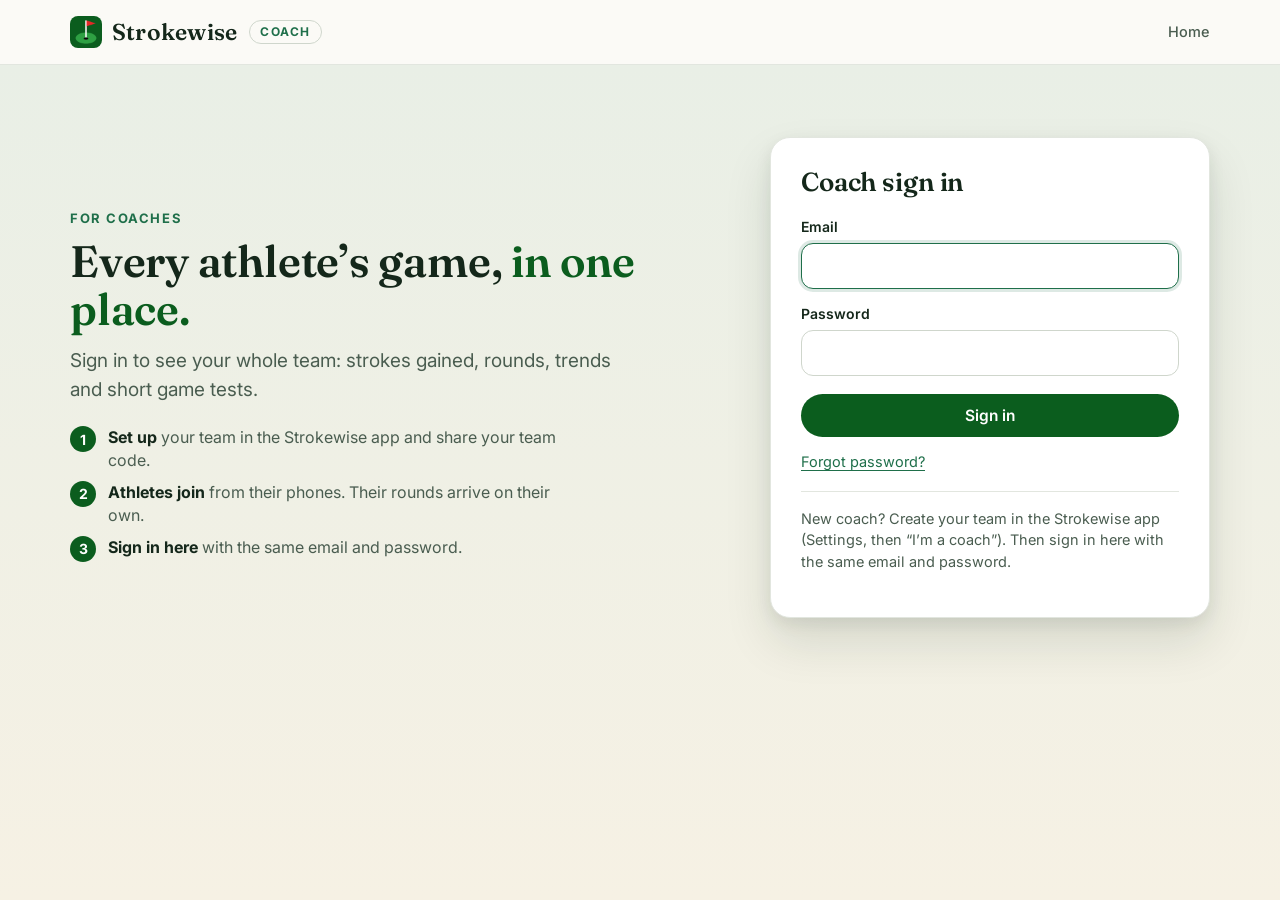
<file: coach/index.html>
<!doctype html>
<html lang="en">
<head>
<meta charset="utf-8">
<meta name="viewport" content="width=device-width, initial-scale=1">
<title>Coach dashboard – Strokewise</title>
<meta name="description" content="Sign in to see every athlete on your team: strokes gained, rounds, trends and short game tests.">
<meta name="robots" content="noindex">
<link rel="icon" type="image/png" sizes="192x192" href="../img/icon-192.png">
<link rel="apple-touch-icon" href="../img/apple-touch-icon.png">
<link rel="preconnect" href="https://fonts.googleapis.com"><link rel="preconnect" href="https://fonts.gstatic.com" crossorigin>
<link href="https://fonts.googleapis.com/css2?family=Fraunces:opsz,wght@9..144,500;9..144,600&family=Inter:wght@400;500;600;700&display=swap" rel="stylesheet">
<link rel="stylesheet" href="appui.css?v=278">
<link rel="stylesheet" href="coach.css?v=278">
</head>
<body>
<header><div class="wrap nav">
  <a class="brand" href="../"><img src="../img/icon-192.png" alt="">Strokewise</a>
  <span class="navtag">Coach</span>
  <nav id="topnav"></nav>
</div></header>
<main id="app" aria-live="polite"><div class="wrap"><p class="muted pad">Loading…</p></div></main>
<noscript><div class="wrap"><p class="pad">The coach dashboard needs JavaScript.</p></div></noscript>
<script src="config.js?v=278"></script>
<script src="lib/sg.js?v=278"></script>
<script src="lib/mygame.js?v=278"></script>
<script src="lib/trends.js?v=278"></script>
<script src="lib/shortgame.js?v=278"></script>
<script src="lib/shortgame-ui.js?v=278"></script>
<script src="lib/bag.js?v=278"></script>
<script src="lib/birdie.js?v=278"></script>
<script src="lib/insights.js?v=278"></script>
<script src="lib/plan.js?v=278"></script>
<script src="lib/weekahead.js?v=278"></script>
<script src="lib/dispersion.js?v=278"></script>
<script src="lib/dispersion-ui.js?v=278"></script>
<script src="lib/replay-anim.js?v=278"></script>
<script src="lib/appviews.js?v=278"></script>
<script src="api.js?v=278"></script>
<script src="analyze.js?v=278"></script>
<script src="charts.js?v=278"></script>
<script src="pages.js?v=278"></script>
<script src="app.js?v=278"></script>
</body>
</html>
</file>
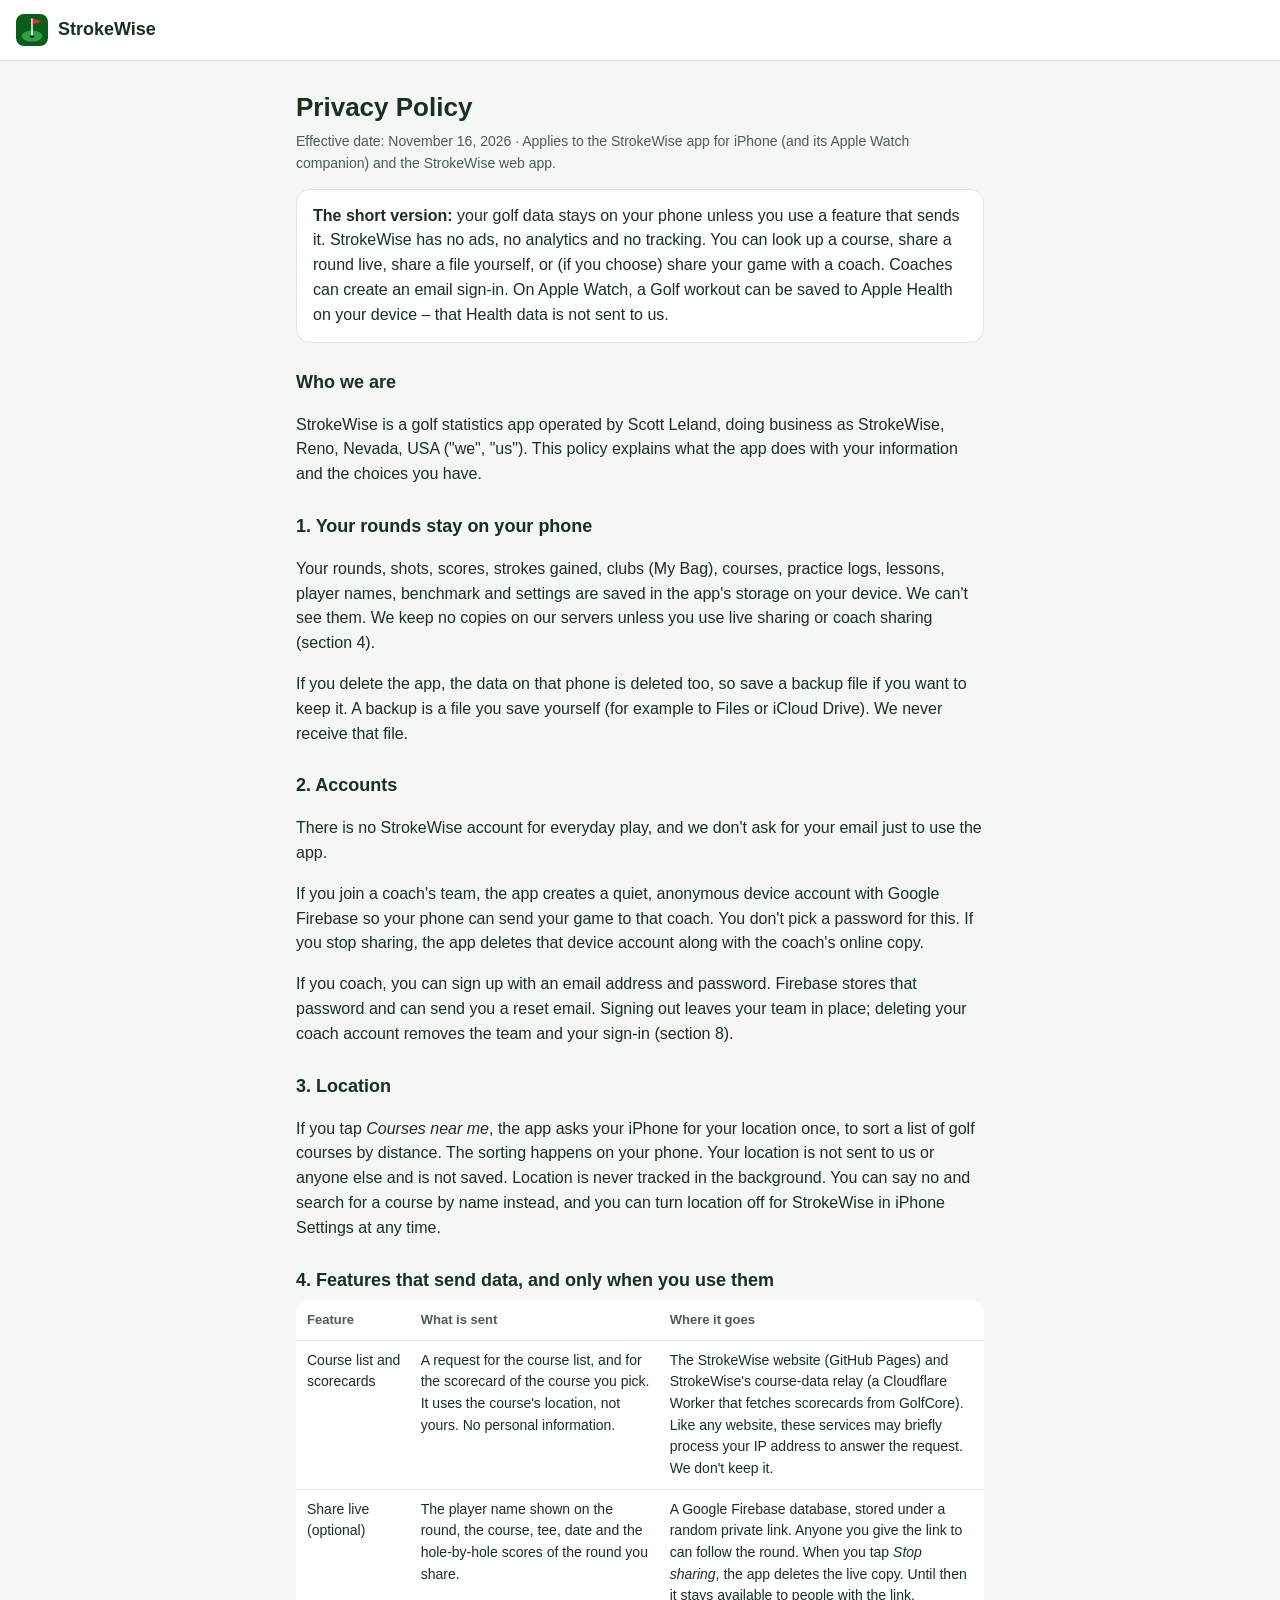
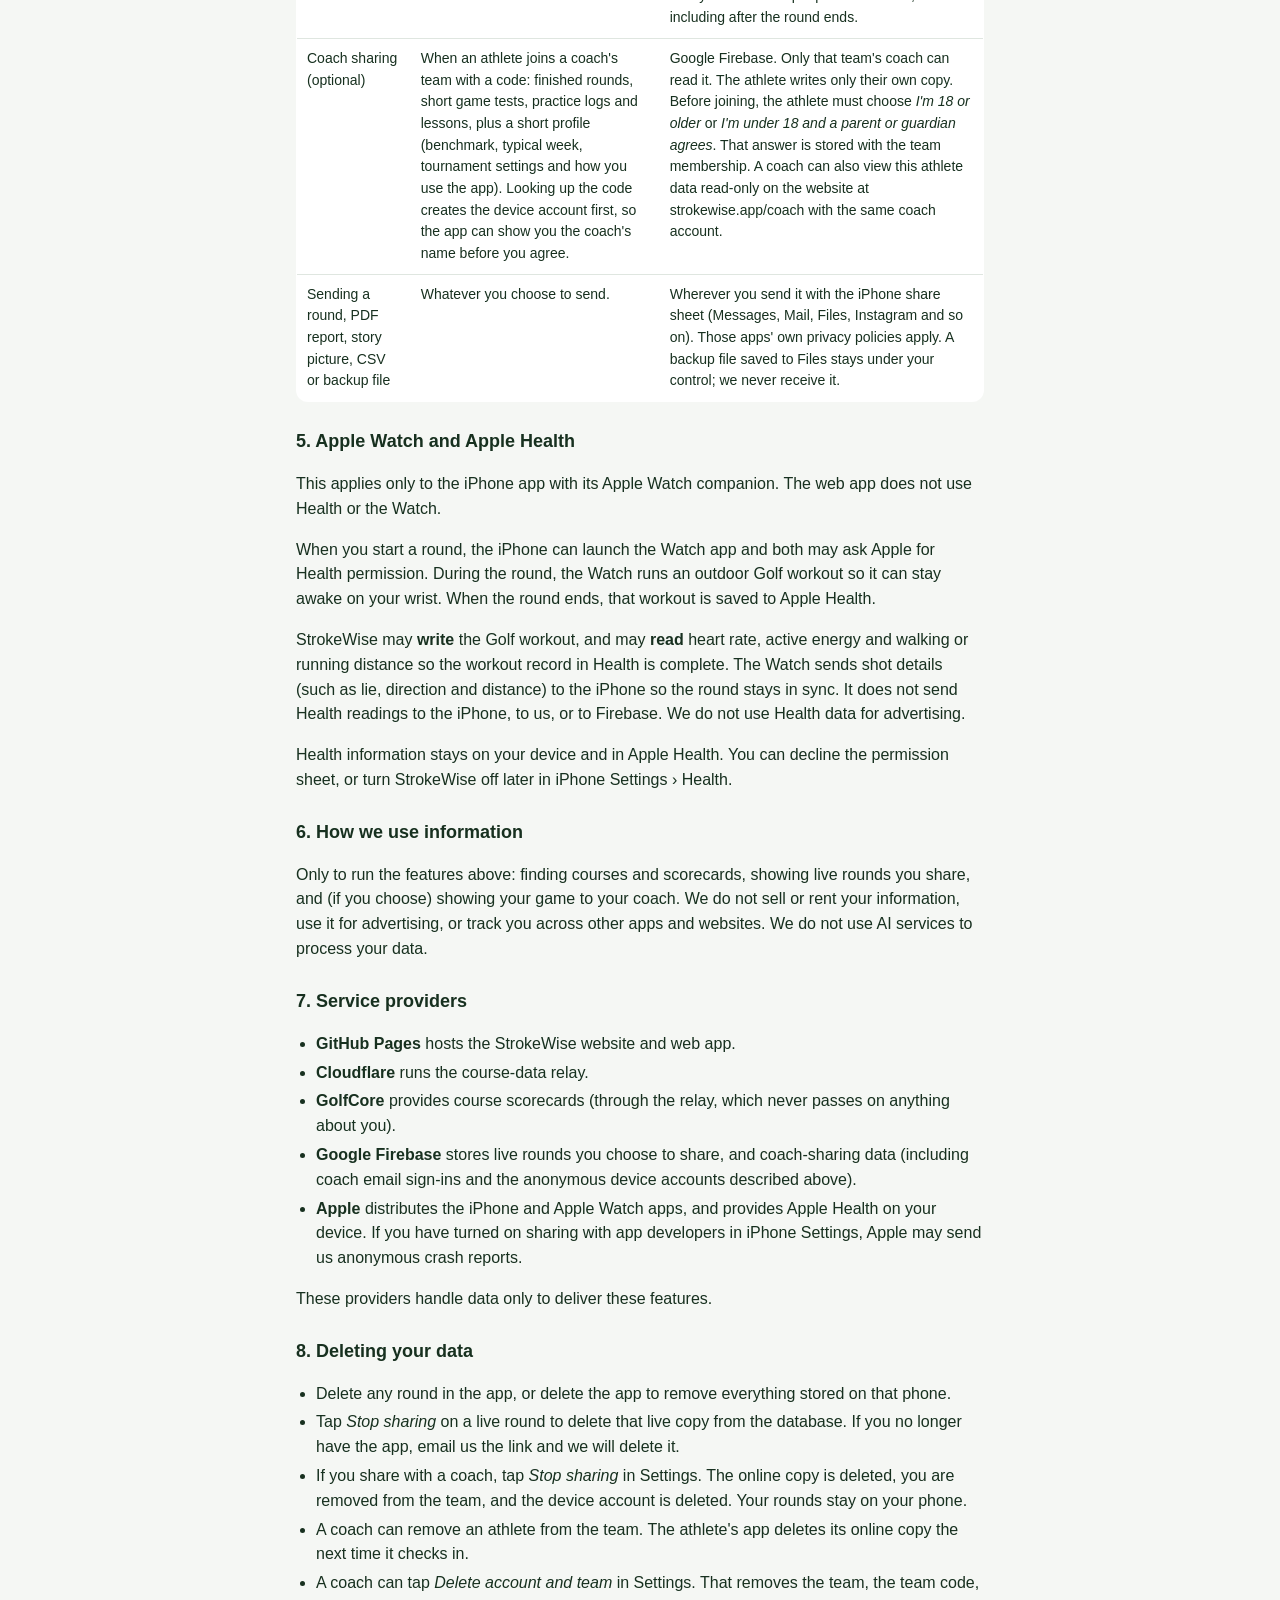
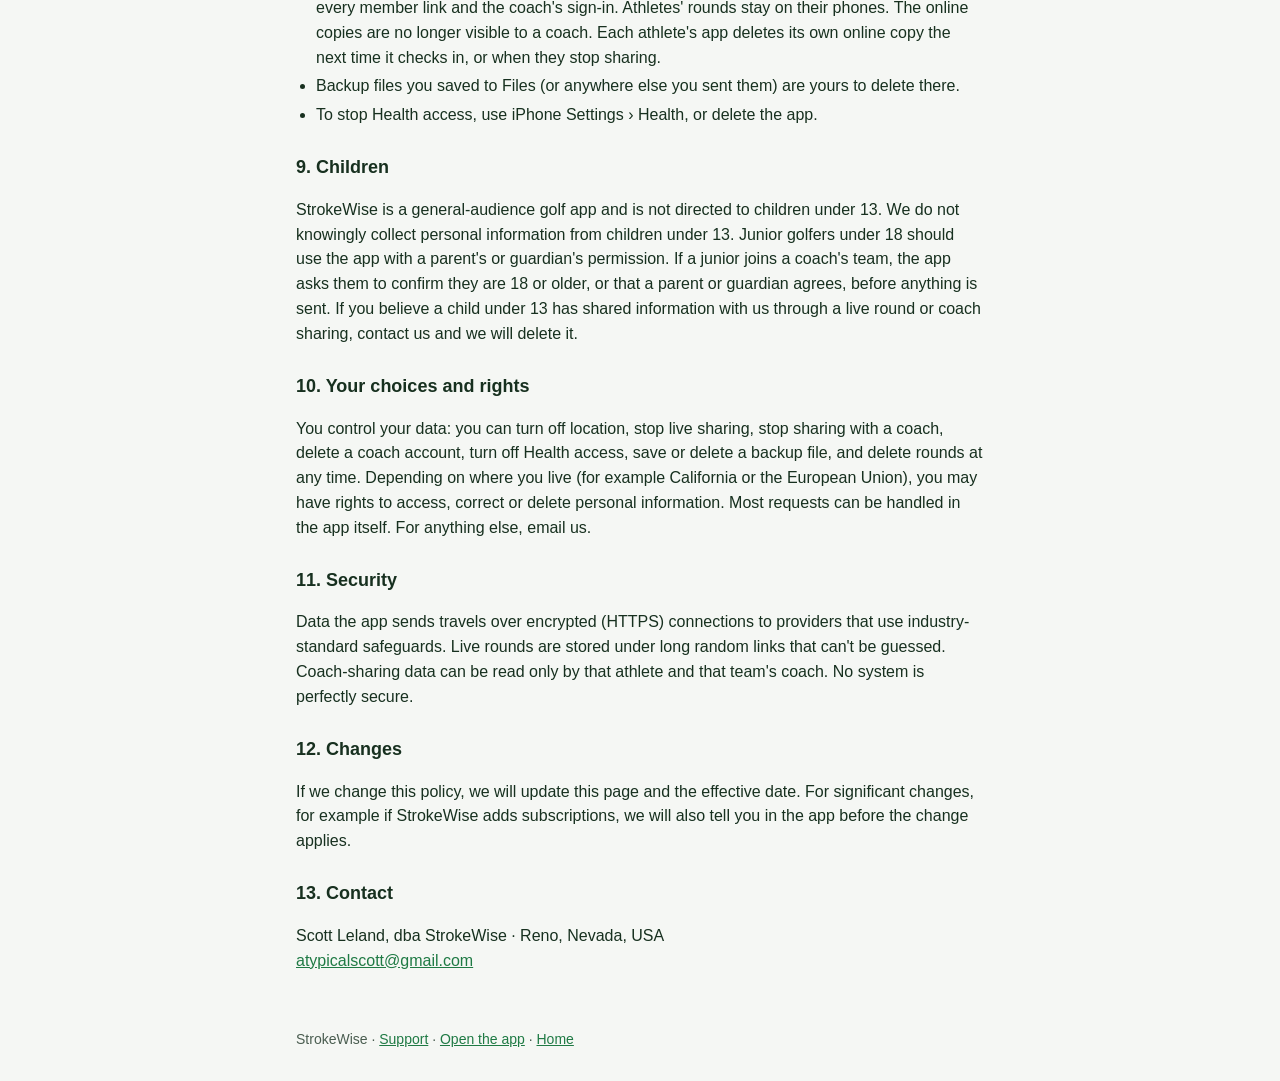
<file: privacy.html>
<!doctype html>
<html lang="en"><head><meta charset="utf-8"><meta name="viewport" content="width=device-width, initial-scale=1">
<title>StrokeWise Privacy Policy</title>
<link rel="icon" type="image/png" sizes="192x192" href="img/icon-192.png">
<style>
  :root { --ink:#17301f; --soft:#4a5d50; --line:#dfe6e0; --bg:#f5f7f4; --card:#fff; --acc:#1f7a44; }
  @media (prefers-color-scheme: dark) { :root { --ink:#e6eee8; --soft:#a9b8ad; --line:#2c3a30; --bg:#121814; --card:#19211c; --acc:#5cc488; } }
  * { box-sizing: border-box; }
  body { margin: 0; background: var(--bg); color: var(--ink); font: 16px/1.55 -apple-system, "SF Pro Text", "Helvetica Neue", Helvetica, Arial, sans-serif; }
  header { display: flex; align-items: center; gap: 10px; padding: 14px 16px; border-bottom: 1px solid var(--line); background: var(--card); }
  header img { width: 32px; height: 32px; border-radius: 8px; } header b { font-size: 18px; }
  main { max-width: 720px; margin: 0 auto; padding: 8px 16px 40px; }
  h1 { font-size: 26px; margin: 18px 0 4px; } h2 { font-size: 18px; margin: 26px 0 6px; }
  .meta { color: var(--soft); margin: 0 0 14px; font-size: 14px; }
  .card { background: var(--card); border: 1px solid var(--line); border-radius: 14px; padding: 14px 16px; }
  ul { padding-left: 20px; } li { margin: 4px 0; }
  table { width: 100%; border-collapse: collapse; font-size: 14px; background: var(--card); border: 1px solid var(--line); border-radius: 12px; overflow: hidden; }
  th, td { text-align: left; vertical-align: top; padding: 9px 10px; border-bottom: 1px solid var(--line); } th { font-size: 13px; color: var(--soft); }
  tr:last-child td { border-bottom: 0; }
  a { color: var(--acc); }
  footer { max-width: 720px; margin: 0 auto; padding: 0 16px 30px; color: var(--soft); font-size: 14px; }
  @media (max-width: 560px) { table, tbody, tr, td { display: block; width: 100%; } thead, th { display: none; } tr { border-bottom: 1px solid var(--line); padding: 4px 0; } td { border: 0; padding: 3px 12px; } td:first-child { font-weight: 600; padding-top: 10px; } }
</style></head>
<body>
<header><img src="img/icon-192.png" alt=""><b>StrokeWise</b></header>
<main>
<h1>Privacy Policy</h1>
<p class="meta">Effective date: November 16, 2026 · Applies to the StrokeWise app for iPhone (and its Apple Watch companion) and the StrokeWise web app.</p>

<div class="card"><b>The short version:</b> your golf data stays on your phone unless you use a feature that sends it. StrokeWise has no ads, no analytics and no tracking. You can look up a course, share a round live, share a file yourself, or (if you choose) share your game with a coach. Coaches can create an email sign-in. On Apple Watch, a Golf workout can be saved to Apple Health on your device – that Health data is not sent to us.</div>

<h2>Who we are</h2>
<p>StrokeWise is a golf statistics app operated by Scott Leland, doing business as StrokeWise, Reno, Nevada, USA ("we", "us"). This policy explains what the app does with your information and the choices you have.</p>

<h2>1. Your rounds stay on your phone</h2>
<p>Your rounds, shots, scores, strokes gained, clubs (My Bag), courses, practice logs, lessons, player names, benchmark and settings are saved in the app's storage on your device. We can't see them. We keep no copies on our servers unless you use live sharing or coach sharing (section 4).</p>
<p>If you delete the app, the data on that phone is deleted too, so save a backup file if you want to keep it. A backup is a file you save yourself (for example to Files or iCloud Drive). We never receive that file.</p>

<h2>2. Accounts</h2>
<p>There is no StrokeWise account for everyday play, and we don't ask for your email just to use the app.</p>
<p>If you join a coach's team, the app creates a quiet, anonymous device account with Google Firebase so your phone can send your game to that coach. You don't pick a password for this. If you stop sharing, the app deletes that device account along with the coach's online copy.</p>
<p>If you coach, you can sign up with an email address and password. Firebase stores that password and can send you a reset email. Signing out leaves your team in place; deleting your coach account removes the team and your sign-in (section 8).</p>

<h2>3. Location</h2>
<p>If you tap <i>Courses near me</i>, the app asks your iPhone for your location once, to sort a list of golf courses by distance. The sorting happens on your phone. Your location is not sent to us or anyone else and is not saved. Location is never tracked in the background. You can say no and search for a course by name instead, and you can turn location off for StrokeWise in iPhone Settings at any time.</p>

<h2>4. Features that send data, and only when you use them</h2>
<table>
<thead><tr><th>Feature</th><th>What is sent</th><th>Where it goes</th></tr></thead>
<tbody>
<tr><td>Course list and scorecards</td><td>A request for the course list, and for the scorecard of the course you pick. It uses the course's location, not yours. No personal information.</td><td>The StrokeWise website (GitHub Pages) and StrokeWise's course-data relay (a Cloudflare Worker that fetches scorecards from GolfCore). Like any website, these services may briefly process your IP address to answer the request. We don't keep it.</td></tr>
<tr><td>Share live (optional)</td><td>The player name shown on the round, the course, tee, date and the hole-by-hole scores of the round you share.</td><td>A Google Firebase database, stored under a random private link. Anyone you give the link to can follow the round. When you tap <i>Stop sharing</i>, the app deletes the live copy. Until then it stays available to people with the link, including after the round ends.</td></tr>
<tr><td>Coach sharing (optional)</td><td>When an athlete joins a coach's team with a code: finished rounds, short game tests, practice logs and lessons, plus a short profile (benchmark, typical week, tournament settings and how you use the app). Looking up the code creates the device account first, so the app can show you the coach's name before you agree.</td><td>Google Firebase. Only that team's coach can read it. The athlete writes only their own copy. Before joining, the athlete must choose <i>I'm 18 or older</i> or <i>I'm under 18 and a parent or guardian agrees</i>. That answer is stored with the team membership. A coach can also view this athlete data read-only on the website at strokewise.app/coach with the same coach account.</td></tr>
<tr><td>Sending a round, PDF report, story picture, CSV or backup file</td><td>Whatever you choose to send.</td><td>Wherever you send it with the iPhone share sheet (Messages, Mail, Files, Instagram and so on). Those apps' own privacy policies apply. A backup file saved to Files stays under your control; we never receive it.</td></tr>
</tbody></table>

<h2>5. Apple Watch and Apple Health</h2>
<p>This applies only to the iPhone app with its Apple Watch companion. The web app does not use Health or the Watch.</p>
<p>When you start a round, the iPhone can launch the Watch app and both may ask Apple for Health permission. During the round, the Watch runs an outdoor Golf workout so it can stay awake on your wrist. When the round ends, that workout is saved to Apple Health.</p>
<p>StrokeWise may <b>write</b> the Golf workout, and may <b>read</b> heart rate, active energy and walking or running distance so the workout record in Health is complete. The Watch sends shot details (such as lie, direction and distance) to the iPhone so the round stays in sync. It does not send Health readings to the iPhone, to us, or to Firebase. We do not use Health data for advertising.</p>
<p>Health information stays on your device and in Apple Health. You can decline the permission sheet, or turn StrokeWise off later in iPhone Settings › Health.</p>

<h2>6. How we use information</h2>
<p>Only to run the features above: finding courses and scorecards, showing live rounds you share, and (if you choose) showing your game to your coach. We do not sell or rent your information, use it for advertising, or track you across other apps and websites. We do not use AI services to process your data.</p>

<h2>7. Service providers</h2>
<ul>
<li><b>GitHub Pages</b> hosts the StrokeWise website and web app.</li>
<li><b>Cloudflare</b> runs the course-data relay.</li>
<li><b>GolfCore</b> provides course scorecards (through the relay, which never passes on anything about you).</li>
<li><b>Google Firebase</b> stores live rounds you choose to share, and coach-sharing data (including coach email sign-ins and the anonymous device accounts described above).</li>
<li><b>Apple</b> distributes the iPhone and Apple Watch apps, and provides Apple Health on your device. If you have turned on sharing with app developers in iPhone Settings, Apple may send us anonymous crash reports.</li>
</ul>
<p>These providers handle data only to deliver these features.</p>

<h2>8. Deleting your data</h2>
<ul>
<li>Delete any round in the app, or delete the app to remove everything stored on that phone.</li>
<li>Tap <i>Stop sharing</i> on a live round to delete that live copy from the database. If you no longer have the app, email us the link and we will delete it.</li>
<li>If you share with a coach, tap <i>Stop sharing</i> in Settings. The online copy is deleted, you are removed from the team, and the device account is deleted. Your rounds stay on your phone.</li>
<li>A coach can remove an athlete from the team. The athlete's app deletes its online copy the next time it checks in.</li>
<li>A coach can tap <i>Delete account and team</i> in Settings. That removes the team, the team code, every member link and the coach's sign-in. Athletes' rounds stay on their phones. The online copies are no longer visible to a coach. Each athlete's app deletes its own online copy the next time it checks in, or when they stop sharing.</li>
<li>Backup files you saved to Files (or anywhere else you sent them) are yours to delete there.</li>
<li>To stop Health access, use iPhone Settings › Health, or delete the app.</li>
</ul>

<h2>9. Children</h2>
<p>StrokeWise is a general-audience golf app and is not directed to children under 13. We do not knowingly collect personal information from children under 13. Junior golfers under 18 should use the app with a parent's or guardian's permission. If a junior joins a coach's team, the app asks them to confirm they are 18 or older, or that a parent or guardian agrees, before anything is sent. If you believe a child under 13 has shared information with us through a live round or coach sharing, contact us and we will delete it.</p>

<h2>10. Your choices and rights</h2>
<p>You control your data: you can turn off location, stop live sharing, stop sharing with a coach, delete a coach account, turn off Health access, save or delete a backup file, and delete rounds at any time. Depending on where you live (for example California or the European Union), you may have rights to access, correct or delete personal information. Most requests can be handled in the app itself. For anything else, email us.</p>

<h2>11. Security</h2>
<p>Data the app sends travels over encrypted (HTTPS) connections to providers that use industry-standard safeguards. Live rounds are stored under long random links that can't be guessed. Coach-sharing data can be read only by that athlete and that team's coach. No system is perfectly secure.</p>

<h2>12. Changes</h2>
<p>If we change this policy, we will update this page and the effective date. For significant changes, for example if StrokeWise adds subscriptions, we will also tell you in the app before the change applies.</p>

<h2>13. Contact</h2>
<p>Scott Leland, dba StrokeWise · Reno, Nevada, USA<br><a href="mailto:atypicalscott@gmail.com">atypicalscott@gmail.com</a></p>
</main>
<footer>StrokeWise · <a href="support.html">Support</a> · <a href="https://app.strokewise.app/">Open the app</a> · <a href="./">Home</a></footer>
</body></html>
</file>
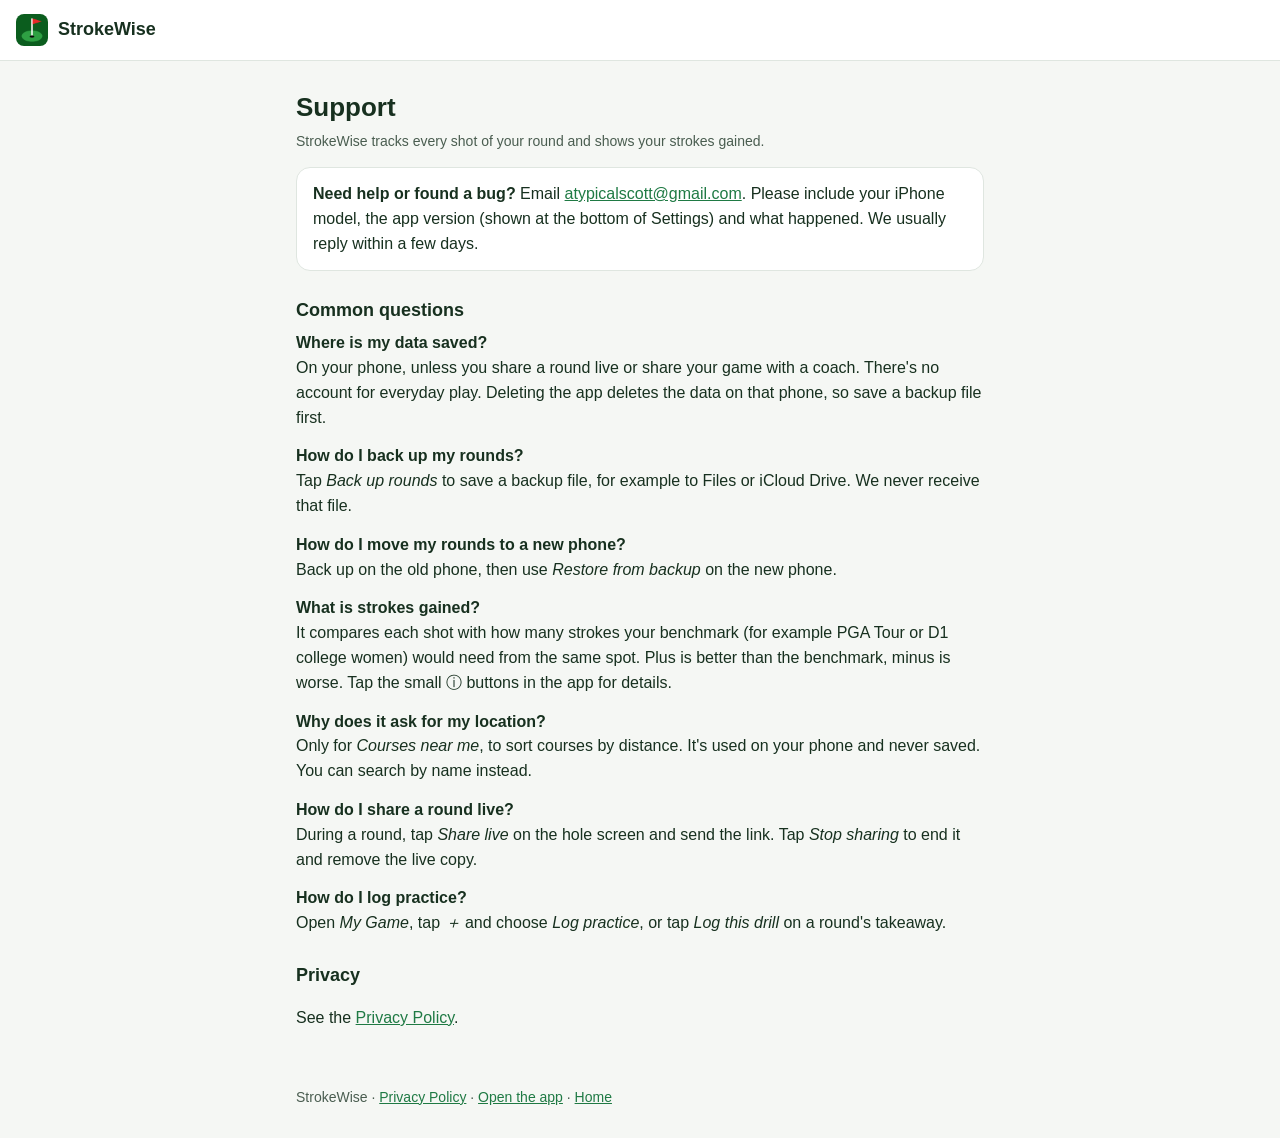
<file: support.html>
<!doctype html>
<html lang="en"><head><meta charset="utf-8"><meta name="viewport" content="width=device-width, initial-scale=1">
<title>StrokeWise Support</title>
<link rel="icon" type="image/png" sizes="192x192" href="img/icon-192.png">
<style>
  :root { --ink:#17301f; --soft:#4a5d50; --line:#dfe6e0; --bg:#f5f7f4; --card:#fff; --acc:#1f7a44; }
  @media (prefers-color-scheme: dark) { :root { --ink:#e6eee8; --soft:#a9b8ad; --line:#2c3a30; --bg:#121814; --card:#19211c; --acc:#5cc488; } }
  * { box-sizing: border-box; }
  body { margin: 0; background: var(--bg); color: var(--ink); font: 16px/1.55 -apple-system, "SF Pro Text", "Helvetica Neue", Helvetica, Arial, sans-serif; }
  header { display: flex; align-items: center; gap: 10px; padding: 14px 16px; border-bottom: 1px solid var(--line); background: var(--card); }
  header img { width: 32px; height: 32px; border-radius: 8px; } header b { font-size: 18px; }
  main { max-width: 720px; margin: 0 auto; padding: 8px 16px 40px; }
  h1 { font-size: 26px; margin: 18px 0 4px; } h2 { font-size: 18px; margin: 26px 0 6px; }
  .meta { color: var(--soft); margin: 0 0 14px; font-size: 14px; }
  .card { background: var(--card); border: 1px solid var(--line); border-radius: 14px; padding: 14px 16px; }
  .q { margin: 0 0 14px; } .q b { display: block; }
  a { color: var(--acc); }
  footer { max-width: 720px; margin: 0 auto; padding: 0 16px 30px; color: var(--soft); font-size: 14px; }
</style></head>
<body>
<header><img src="img/icon-192.png" alt=""><b>StrokeWise</b></header>
<main>
<h1>Support</h1>
<p class="meta">StrokeWise tracks every shot of your round and shows your strokes gained.</p>

<div class="card"><b>Need help or found a bug?</b> Email <a href="mailto:atypicalscott@gmail.com">atypicalscott@gmail.com</a>. Please include your iPhone model, the app version (shown at the bottom of Settings) and what happened. We usually reply within a few days.</div>

<h2>Common questions</h2>
<p class="q"><b>Where is my data saved?</b>On your phone, unless you share a round live or share your game with a coach. There's no account for everyday play. Deleting the app deletes the data on that phone, so save a backup file first.</p>
<p class="q"><b>How do I back up my rounds?</b>Tap <i>Back up rounds</i> to save a backup file, for example to Files or iCloud Drive. We never receive that file.</p>
<p class="q"><b>How do I move my rounds to a new phone?</b>Back up on the old phone, then use <i>Restore from backup</i> on the new phone.</p>
<p class="q"><b>What is strokes gained?</b>It compares each shot with how many strokes your benchmark (for example PGA Tour or D1 college women) would need from the same spot. Plus is better than the benchmark, minus is worse. Tap the small ⓘ buttons in the app for details.</p>
<p class="q"><b>Why does it ask for my location?</b>Only for <i>Courses near me</i>, to sort courses by distance. It's used on your phone and never saved. You can search by name instead.</p>
<p class="q"><b>How do I share a round live?</b>During a round, tap <i>Share live</i> on the hole screen and send the link. Tap <i>Stop sharing</i> to end it and remove the live copy.</p>
<p class="q"><b>How do I log practice?</b>Open <i>My Game</i>, tap <i>＋</i> and choose <i>Log practice</i>, or tap <i>Log this drill</i> on a round's takeaway.</p>

<h2>Privacy</h2>
<p>See the <a href="privacy.html">Privacy Policy</a>.</p>
</main>
<footer>StrokeWise · <a href="privacy.html">Privacy Policy</a> · <a href="https://app.strokewise.app/">Open the app</a> · <a href="./">Home</a></footer>
</body></html>
</file>
<file: coach/appui.css>
/* GENERATED by dev/port/scope-css.js from the StrokeWise app styles.css (v216), scoped under .appui. Do not edit by hand. */
/* High-contrast, big-target styles for use in sunlight, one-handed. */
.appui, .appui * { box-sizing: border-box; -webkit-tap-highlight-color: transparent; }
.appui {
  --green: #0b5d1e; --green2: #12862d; --ink: #000; --bg: #fff; --muted: #333;
  --line: #c3ccc5; --red: #b00020; --blue: #0039a6; --sel: #000; --soft: #eef3ee;
}
.appui, .appui { margin: 0; background: var(--bg); color: var(--ink);
  font: 600 18px/1.3 -apple-system, BlinkMacSystemFont, "Segoe UI", Roboto, Helvetica, Arial, sans-serif;
  -webkit-text-size-adjust: 100%; overscroll-behavior: none; }
.appui { max-width: 560px; margin: 0 auto;
  padding: calc(env(safe-area-inset-top) + 6px) 10px calc(env(safe-area-inset-bottom) + 14px); }
.appui h1 { font-size: 30px; margin: 10px 0 6px; }
.appui h2 { font-size: 22px; margin: 18px 0 8px; }
.appui h3 { font-size: 19px; margin: 12px 0 6px; }
.appui p { margin: 6px 0; }
.appui .muted { color: var(--muted); font-weight: 500; }
.appui button { font: inherit; color: inherit; cursor: pointer; border-radius: 16px; border: 1px solid var(--line);
  background: #fff; min-height: 56px; padding: 6px 10px; touch-action: manipulation; }
.appui button:active { transform: scale(.97); }
.appui button.primary { background: var(--green); color: #fff; border-color: var(--green); font-size: 22px; font-weight: 800; }
.appui button.danger { background: #fff; color: var(--red); border-color: var(--red); }
.appui button.sel { background: var(--sel); color: #fff; }
.appui button.big { width: 100%; min-height: 66px; font-size: 22px; font-weight: 800; margin: 6px 0; }
.appui button:disabled { opacity: .35; }
.appui input[type=text] { font: inherit; font-size: 20px; width: 100%; padding: 12px; border: 1px solid var(--line); border-radius: 16px; }
.appui .row { display: flex; gap: 8px; }
.appui .row > * { flex: 1; }
.appui .grid { display: grid; gap: 8px; }
.appui .g2 { grid-template-columns: repeat(2, 1fr); }
.appui .g3 { grid-template-columns: repeat(3, 1fr); }
.appui .g4 { grid-template-columns: repeat(4, 1fr); }
.appui .label { font-size: 15px; font-weight: 800; text-transform: uppercase; letter-spacing: .04em; margin: 10px 0 5px; }
.appui .topbar { display: flex; align-items: center; gap: 8px; position: sticky; top: 0; background: #fff; z-index: 5;
  padding: 6px 0; border-bottom: 1px solid var(--line); }
.appui .topbar .title { flex: 1; text-align: center; }
.appui .topbar .title b { font-size: 24px; display: block; }
.appui .topbar .title span { font-size: 16px; }
.appui .topbar .title span button { min-height: 40px; padding: 0 10px; font-size: 15px; border-width: 1px; }
.appui .topbar button { min-width: 64px; font-size: 26px; font-weight: 900; }
.appui .topbar button.txt { font-size: 17px; }
.appui .status { background: var(--soft); border: 1px solid var(--line); border-radius: 16px; padding: 8px 12px; margin: 8px 0; font-size: 20px; }
.appui .status b { font-size: 24px; }
.appui .shots { margin: 8px 0; }
.appui .shot { display: flex; width: 100%; text-align: left; align-items: center; gap: 8px; margin: 6px 0; min-height: 58px; border-width: 1px; }
.appui .shot .n { font-weight: 900; font-size: 20px; width: 34px; }
.appui .shot .d { flex: 1; font-weight: 600; font-size: 17px; }
.appui .shot .sg { font-weight: 900; font-size: 18px; min-width: 56px; text-align: right; }
.appui .shot.editing { outline: 4px solid var(--blue); }
.appui .pos { color: var(--green); } .appui .neg { color: var(--red); }
.appui .display { font-size: 38px; font-weight: 900; text-align: center; border: 1px solid var(--line); border-radius: 16px;
  padding: 4px; margin: 8px 0; min-height: 60px; background: #fffbe6; }
.appui .display small { font-size: 22px; }
.appui .keypad { display: grid; grid-template-columns: repeat(4, 1fr); gap: 7px; }
.appui .keypad button { min-height: 56px; font-size: 30px; font-weight: 800; }
.appui .keypad .clr { font-size: 19px; }
.appui .lies button { font-size: 16px; padding: 4px; min-height: 54px; line-height: 1.1; }
.appui .grid.g4 button { padding: 4px; }
.appui .row.sub { margin-top: 18px; } .appui .row.sub button { min-height: 46px; font-size: 17px; }
.appui .row.save .holed { flex: 0 0 38%; background: #ffd400; border-color: #000; color: #000; }
.appui .display .dl { font-size: 16px; font-weight: 800; text-transform: uppercase; vertical-align: middle; margin-right: 6px; }
.appui .note { border-left: 1px solid var(--blue); padding: 8px 10px; background: #eef2fb; margin: 8px 0; font-weight: 600; }
.appui .done { border: 1px solid var(--green); border-radius: 18px; padding: 12px; text-align: center; margin: 12px 0; }
.appui .done b { font-size: 30px; }
.appui table { width: 100%; border-collapse: collapse; font-size: 17px; }
.appui th, .appui td { border-bottom: 1px solid var(--line); padding: 8px 4px; text-align: left; }
.appui td.num, .appui th.num { text-align: right; }
.appui .card { display: grid; grid-template-columns: repeat(6, 1fr); gap: 6px; }
.appui .card button { min-height: 64px; padding: 2px; font-size: 14px; line-height: 1.15; }
.appui .card button b { font-size: 22px; display: block; }
.appui .card .under { background: #d6f5dc; } .appui .card .over { background: #ffe0e0; } .appui .card .empty { color: #666; border-style: dashed; }
.appui .big-score { text-align: center; margin: 8px 0; }
.appui .big-score .s { font-size: 54px; font-weight: 900; line-height: 1; }
.appui .stat-grid { display: grid; grid-template-columns: repeat(2, 1fr); gap: 8px; }
.appui .stat { border: 1px solid var(--line); border-radius: 16px; padding: 8px 10px; }
.appui .stat b { font-size: 26px; display: block; }
.appui .stat span { font-size: 14px; font-weight: 700; text-transform: uppercase; }
.appui .hist { display: flex; justify-content: space-between; width: 100%; text-align: left; margin: 6px 0; }
.appui #toast { position: fixed; left: 50%; top: calc(env(safe-area-inset-top) + 12px); transform: translateX(-50%);
  background: #000; color: #fff; padding: 12px 18px; border-radius: 16px; font-size: 18px; display: none; z-index: 50; max-width: 90%; pointer-events: none; }
.appui #toast.show { display: block; }
.appui .help { font-size: 15px; font-weight: 500; }

/* ---- v2 hole card: one row per shot ---- */
.appui { padding-left: 6px; padding-right: 6px; }
.appui .holecard { border: 1px solid var(--line); border-radius: 20px; padding: 8px 6px 10px; margin: 10px 0; background: #fff; }
.appui .hc-head { display: flex; align-items: center; justify-content: space-between; padding: 0 4px 8px; border-bottom: 1px solid var(--line); }
.appui .hc-head h2 { margin: 0; font-size: 30px; }
.appui .par { display: flex; align-items: center; gap: 6px; }
.appui .par span { font-size: 18px; font-weight: 800; margin-right: 2px; }
.appui .par button { min-width: 48px; min-height: 48px; font-size: 22px; font-weight: 900; padding: 0; }
.appui .srow { display: grid; grid-template-columns: 30px 70px minmax(0, 1fr) 52px 44px 44px; gap: 4px; align-items: center; padding: 6px 2px 0; }
.appui .srow.shead { font-size: 15px; font-weight: 900; text-transform: uppercase; padding-top: 8px; }
.appui .srow.shead span { text-align: center; }
.appui .srow.bad { background: #fff6cc; border-radius: 14px; }
.appui .srow.dead { opacity: .35; }
.appui .srow .c-n { min-height: 48px; padding: 0; border-width: 1px; font-size: 18px; font-weight: 900; border-radius: 14px; }
.appui .c-d { display: flex; align-items: center; gap: 2px; }
.appui .c-d input { width: 50px; min-width: 0; font: inherit; font-size: 22px; font-weight: 800; text-align: center; height: 48px;
  border: 1px solid var(--line); border-radius: 14px; padding: 0 2px; background: #fffbe6; }
.appui .c-d input:focus { outline: 4px solid var(--blue); }
.appui .c-d .u { font-style: normal; font-size: 14px; font-weight: 700; }
.appui .srow select { width: 100%; height: 48px; font: inherit; font-size: 16px; font-weight: 800; border: 1px solid var(--line); border-radius: 14px;
  background: #fff; color: #000; padding: 0 4px; -webkit-appearance: none; appearance: none;
  background-image: linear-gradient(45deg, transparent 50%, #000 50%), linear-gradient(135deg, #000 50%, transparent 50%);
  background-position: calc(100% - 12px) 21px, calc(100% - 7px) 21px; background-size: 5px 5px; background-repeat: no-repeat; padding-right: 18px; }
.appui .teetxt, .appui .obtxt, .appui .holedtxt { font-weight: 900; font-size: 18px; padding-left: 6px; }
.appui .obtxt { color: var(--red); font-size: 15px; }
.appui .c-p .pen { width: 44px; height: 44px; min-height: 44px; border-radius: 50%; padding: 0; font-size: 15px; font-weight: 900; }
.appui .c-p .pen.on { background: var(--red); border-color: var(--red); color: #fff; }
.appui .c-p .pen:disabled { opacity: 1; }
.appui .c-del .del { width: 44px; height: 44px; min-height: 44px; padding: 0; background: #d0213a; border-color: #d0213a; color: #fff; font-size: 22px; border-radius: 14px; }
.appui .sinfo { font-size: 13px; font-weight: 600; color: #333; padding: 2px 4px 4px 36px; min-height: 4px; border-bottom: 1px solid #ccc; }
.appui .rowmenu { display: flex; gap: 6px; padding: 6px 2px; }
.appui .rowmenu button { flex: 1; min-height: 48px; font-size: 15px; padding: 2px; border-color: var(--blue); color: var(--blue); }
.appui .addshot { background: #0039a6; border-color: #0039a6; color: #fff; margin-top: 10px; }
.appui .hint { font-size: 15px; font-weight: 700; padding: 8px 4px 0; color: #333; }
.appui .hole-done { margin-top: 10px; padding: 12px; border: 1px solid var(--green); border-radius: 16px; text-align: center; font-size: 20px; }
.appui .hole-done b { font-size: 28px; }

.appui .srow.shead .c-n { min-height: 0; border: 0; }
.appui .srow select[data-f="dir"] { text-align: center; font-size: 20px; padding-left: 6px; }
.appui .srow .c-l.wide { grid-column: span 3; }
/* v3: finish hole + stroke count */
.appui .count { font-size: 17px; font-weight: 800; padding: 8px 4px 0; }
.appui .finish { background: var(--green); border-color: var(--green); color: #fff; }
.appui .finish:disabled { background: #d9d9d9; border: 3px dashed #777; color: #555; opacity: 1; }
.appui .holecard.fin .srow select:disabled, .appui .holecard.fin .srow input:disabled { background: #f2f2f2; color: #000; opacity: 1; -webkit-text-fill-color: #000; }
.appui .holecard.fin { border-color: var(--green); }
.appui .srow button:disabled { opacity: .45; }
.appui .holecard.fin .c-p .pen.on:disabled, .appui .c-p .pen.on:disabled { opacity: 1; }
.appui .srow select[data-f="loc"] { font-size: 15px; letter-spacing: -0.3px; padding-left: 4px; padding-right: 14px; background-position: calc(100% - 10px) 21px, calc(100% - 5px) 21px; }
.appui .srow { grid-template-columns: 30px 68px minmax(0, 1fr) 50px 44px 44px; }
/* v4: baselines */
.appui .lbl { display: block; font-weight: 700; font-size: 16px; margin: 12px 0 4px; }
.appui select.blsel { font: inherit; font-size: 19px; font-weight: 700; width: 100%; min-height: 54px; padding: 8px 12px; border: 1px solid var(--line); border-radius: 16px; background: #fff; color: #000; }
.appui .blbox { border: 1px solid var(--line); border-radius: 18px; padding: 4px 12px 2px; margin: 8px 0 12px; background: #f6f6f6; }
.appui table.cmp { font-size: 15px; }
.appui table.cmp th, .appui table.cmp td { padding: 10px 3px; }
.appui table.cmp tr[data-act] { cursor: pointer; }
.appui table.cmp tr.cur td { background: #fff3b0; font-weight: 800; }
.appui table.cmp sup { font-size: 10px; margin-left: 2px; }
.appui .about { font-size: 17px; line-height: 1.45; }
.appui .about a { color: #0645ad; font-weight: 700; word-break: break-word; }
.appui .about li { margin-bottom: 8px; }
/* v5: 8-way direction + maps */
.appui .srow .dirbtn { width: 100%; height: 48px; min-height: 48px; padding: 0; font-size: 26px; font-weight: 900; border: 1px solid var(--line); border-radius: 14px; background: #fff; color: #888; }
.appui .srow .dirbtn.on { color: #000; background: #e8f0ff; border-color: var(--blue); }
.appui .sheet-bg { position: fixed; inset: 0; background: rgba(0,0,0,.45); z-index: 50; }
.appui .sheet { position: fixed; left: 0; right: 0; bottom: 0; z-index: 51; background: #fff; border-top: 1px solid var(--line); border-radius: 18px 18px 0 0;
  padding: 12px 14px calc(env(safe-area-inset-bottom) + 12px); }
.appui .sheet h3 { margin: 4px 0; font-size: 22px; }
.appui .sheet .help { margin: 4px 0 10px; }
.appui .dirgrid { display: grid; grid-template-columns: repeat(3, 1fr); gap: 8px; margin-bottom: 10px; }
.appui .dirgrid button { min-height: 78px; padding: 4px 2px; font-size: 16px; font-weight: 800; border: 1px solid var(--line); border-radius: 16px; background: #fff; color: #000; display: flex; flex-direction: column; align-items: center; justify-content: center; line-height: 1.1; }
.appui .dirgrid button span { font-size: 28px; line-height: 1; margin-bottom: 4px; }
.appui .dirgrid button.sel { background: var(--blue); border-color: var(--blue); color: #fff; }
.appui .dirgrid button.none { color: #666; border-style: dashed; }
.appui button.stat.tile { display: block; width: 100%; text-align: left; border: 1px solid var(--blue); background: #eef4ff; color: #000; font: inherit; cursor: pointer; min-height: 44px; }
.appui button.stat.tile span::after { content: ''; }
.appui .stat .mini { display: block; font-size: 15px; font-weight: 800; margin-top: 4px; }
.appui .mapview { position: fixed; inset: 0; z-index: 60; background: #fff; overflow-y: auto; -webkit-overflow-scrolling: touch;
  padding: calc(env(safe-area-inset-top) + 8px) 12px calc(env(safe-area-inset-bottom) + 16px); }
.appui .maphead { display: flex; align-items: center; justify-content: space-between; gap: 8px; }
.appui .maphead b { font-size: 22px; }
.appui .maphead .close { min-height: 48px; padding: 4px 14px; font-size: 18px; font-weight: 800; border: 1px solid var(--line); border-radius: 16px; background: #000; color: #fff; }
.appui .seg { display: flex; gap: 6px; margin: 10px 0 6px; }
.appui .seg button { flex: 1; min-height: 48px; font-size: 17px; font-weight: 800; border: 1px solid var(--line); border-radius: 16px; background: #fff; color: #000; }
.appui .seg button.sel { background: #000; color: #fff; }
.appui .mapsum { margin: 6px 0; font-size: 17px; }
/* v230: cap hole maps (fairway / GIR / misses) at phone width so a desktop or coach window does not blow them up; a 390px phone is unchanged. */
.appui .mapview svg { display: block; width: 100%; max-width: 400px; height: auto; margin: 0 auto; border: 1px solid var(--line); border-radius: 16px; }
.appui .legend { display: flex; flex-wrap: wrap; gap: 6px 14px; margin: 10px 0; font-size: 15px; font-weight: 700; }
.appui .legend span { display: flex; align-items: center; gap: 6px; }
.appui .legend .dot { display: inline-block; width: 16px; height: 16px; border-radius: 50%; border: 2px solid #000; flex: none; }
.appui .legend .dot.num { width: 22px; height: 22px; background: #000; color: #fff; font-style: normal; font-size: 13px; text-align: center; line-height: 18px; font-weight: 900; }
/* v6: pin location + fairway map */
.appui .pinbtn { display: block; width: 100%; min-height: 50px; margin: 8px 0 4px; font-size: 18px; font-weight: 800; border: 1px dashed #9faba1; border-radius: 16px; background: #fff; color: #000; }
.appui .pinbtn.set { border-style: solid; border-color: #9fcf9a; background: #e9f7e6; }
.appui .pinbtn small { font-size: 14px; font-weight: 700; text-decoration: underline; margin-left: 6px; }
.appui .pinwrap { margin: 6px 0; }
.appui .pinlbl { text-align: center; font-weight: 900; font-size: 16px; margin: 4px 0; }
.appui .pingreen { display: grid; grid-template-columns: repeat(3, 1fr); grid-template-rows: repeat(3, 1fr); height: 420px; border-radius: 50%;
  overflow: hidden; border: 1px solid #145214; background: #3da33d; }
.appui .pingreen button { border: 0; border-radius: 0; outline: 2px dashed rgba(255,255,255,.75); outline-offset: -1px; background: transparent; color: #fff;
  font-size: 16px; font-weight: 900; padding: 2px; min-height: 44px; text-shadow: 0 1px 2px #000; display: flex; flex-direction: column; align-items: center; justify-content: center; }
.appui .pingreen button.sel { background: #ffd23f; color: #000; text-shadow: none; outline: 4px solid #000; outline-offset: -4px; }
.appui .pingreen .flag { font-size: 30px; line-height: 1; }
.appui .pincur { font-size: 19px; text-align: center; margin: 10px 0; }
.appui .row2 { display: flex; gap: 8px; }
.appui .row2 .big { flex: 1; }
.appui .fwcounts { display: flex; justify-content: space-between; flex-wrap: wrap; gap: 4px 10px; font-size: 17px; font-weight: 700; margin: 4px 0 8px; }
.appui .legend .ln { display: inline-block; width: 26px; height: 5px; border-radius: 3px; flex: none; }
.appui .legend .ln.dash { background: repeating-linear-gradient(90deg, #e0102a 0 7px, transparent 7px 11px); }
.appui .legend .x { font-size: 18px; width: 16px; text-align: center; }
.appui .pingreen { border-radius: 44%; }
.appui .pingreen button { line-height: 1.1; }
.appui .pingreen button:nth-child(3n+1) { align-items: flex-end; padding-right: 8px; text-align: right; }
.appui .pingreen button:nth-child(3n) { align-items: flex-start; padding-left: 8px; text-align: left; }
.appui .pingreen button:nth-child(-n+3) { justify-content: flex-end; padding-bottom: 14px; }
.appui .pingreen button:nth-child(n+7) { justify-content: flex-start; padding-top: 14px; }
.appui .legend .dia { display: inline-flex; align-items: center; justify-content: center; width: 16px; height: 16px; background: #c9c9c9; border: 2px solid #000; transform: rotate(45deg); flex: none; font-style: normal; font-size: 11px; font-weight: 900; }
.appui .legend .star { color: #ffd23f; -webkit-text-stroke: 1.5px #000; font-size: 22px; line-height: 1; width: 18px; text-align: center; }
.appui .mapview .legend svg { width: 20px; height: 20px; border: 0; border-radius: 0; display: inline-block; }
/* v8: pin-location map */
.appui .pinstats button { position: relative; color: #fff; }
.appui .pinstats button small { display: block; font-size: 13px; font-weight: 800; margin-top: 2px; }
.appui .pinstats .badge { display: inline-block; min-width: 28px; height: 28px; line-height: 24px; border-radius: 14px; background: #fff; color: #000; border: 2px solid #000;
  font-size: 16px; font-weight: 900; text-shadow: none; text-align: center; margin-bottom: 3px; padding: 0 4px; }
.appui .pinstats button.has .badge { background: #000; color: #fff; border-color: #fff; }
.appui .pinstats button:not(.has) { opacity: .85; }
.appui .pingreen.pinstats { height: 460px; }
/* v13 proximity yardage rail: 17 buttons (200 top .. 40 bottom) left of the map, map shifted right */
.appui .mapview .yall { display: block; width: 100%; min-height: 48px; margin: 8px 0 6px; border: 1px solid var(--line); border-radius: 16px; background: #fff; font-size: 18px; font-weight: 900; color: #000; }
.appui .mapview .yall.sel { background: #000; color: #fff; }
.appui .proxwrap { display: flex; gap: 6px; align-items: stretch; }
.appui .proxwrap svg { flex: 1 1 auto; min-width: 0; width: auto; }
.appui .proxrail { flex: 0 0 54px; display: flex; flex-direction: column; gap: 2px; }
.appui .proxrail .ybtn { flex: 1 1 0; min-height: 34px; padding: 0; border: 1px solid var(--line); border-radius: 8px; background: #fff; color: #000;
  display: flex; flex-direction: column; align-items: center; justify-content: center; line-height: 1; gap: 1px; }
.appui .proxrail .ybtn b { font-size: 16px; font-weight: 900; }
.appui .proxrail .ybtn small { font-size: 11px; font-weight: 800; color: #1e6fd9; }
.appui .proxrail .ybtn.sel { background: #000; color: #fff; border-color: #000; box-shadow: 0 0 0 3px #ffd23f; }
.appui .proxrail .ybtn.sel small { color: #ffd23f; }
.appui .proxrail .ybtn:disabled { background: #eee; color: #b0b0b0; border-color: #d0d0d0; }
/* v14 proximity: starting-lie chips, by-lie table, practice warning */
.appui .liechips { display: flex; flex-wrap: wrap; gap: 6px; margin: 8px 0 2px; }
.appui .liechips .liebtn { flex: 1 1 30%; min-height: 44px; border: 1px solid var(--line); border-radius: 14px; background: #fff; color: #000; font-size: 15px; font-weight: 900; padding: 2px 4px; }
.appui .liechips .liebtn small { font-size: 12px; color: #1e6fd9; font-weight: 800; }
.appui .liechips .liebtn.sel { background: #000; color: #fff; box-shadow: 0 0 0 3px #ffd23f; }
.appui .liechips .liebtn.sel small { color: #ffd23f; }
.appui .liechips .liebtn:disabled { background: #eee; color: #b0b0b0; border-color: #d0d0d0; }
.appui .liechips .liebtn:disabled small { color: #b0b0b0; }
.appui .lietab td, .appui .lietab th { font-size: 15px; padding: 8px 4px; }
.appui .lietab tr.sel td { background: #fff6cc; font-weight: 900; }
.appui .lietab tr.warn td { background: #ffe1e4; color: #9b0016; font-weight: 900; }
.appui .warnmsg { margin: 8px 0; padding: 10px 12px; border: 1px solid #e0102a; border-radius: 16px; background: #ffe1e4; color: #9b0016; font-weight: 900; font-size: 16px; }
.appui .legend .sw { display: inline-block; width: 22px; height: 14px; border-radius: 3px; flex: none; }
/* v15 traditional scorecard: Front 9 / Back 9 tables (OUT / IN), TOTAL, score marks */
.appui .mk { display: inline-flex; align-items: center; justify-content: center; width: 26px; height: 26px; font-size: 18px; font-weight: 900; line-height: 1; box-sizing: border-box; }
.appui .mk-birdie { border: 2px solid #000; border-radius: 50%; }
.appui .mk-eagle { border: 2px solid #000; border-radius: 50%; box-shadow: inset 0 0 0 2px #fff, inset 0 0 0 4px #000; width: 28px; height: 28px; font-size: 15px; }
.appui .mk-bogey { border: 2px solid #000; border-radius: 2px; }
.appui .mk-double { border: 2px solid #000; border-radius: 2px; box-shadow: inset 0 0 0 2px #fff, inset 0 0 0 4px #000; width: 28px; height: 28px; font-size: 15px; }
.appui .sclegend { display: flex; flex-wrap: wrap; gap: 6px 14px; margin: 0 0 12px; font-size: 15px; }
.appui .sclegend > span { display: inline-flex; align-items: center; gap: 6px; }
/* v15 History, backup / restore */
.appui .histbtn { font-size: 26px; font-weight: 900; background: #fff; border-width: 1px; }
.appui .histbtn small { font-size: 15px; font-weight: 700; }
.appui .filebtn { display: flex; align-items: center; justify-content: center; width: 100%; min-height: 66px; margin: 6px 0; border: 1px solid var(--line); border-radius: 16px; background: #fff; font-size: 22px; font-weight: 800; cursor: pointer; box-sizing: border-box; }
.appui .notice { padding: 12px; border-radius: 16px; border: 1px solid var(--line); font-weight: 800; font-size: 17px; margin: 8px 0; }
.appui .notice.good { background: #d6f5dc; border-color: #0a7a2a; color: #064d1a; }
.appui .notice.bad { background: #ffe1e4; border-color: #e0102a; color: #9b0016; }
.appui .notice.remind { background: #fff6cc; border-color: #b38f00; color: #5c4700; }
/* v223: dismissible backup reminder (Home + Settings) */
.appui .bknote { padding: 12px 14px; border-radius: 18px; border: 1px solid #c9a227; background: #fff6cc; color: #3d2e00; text-align: left; }
.appui .bknote p { margin: 0 0 10px; font-size: 15px; font-weight: 650; line-height: 1.35; }
.appui .bkacts { display: flex; gap: 8px; align-items: center; flex-wrap: wrap; }
.appui .bkgo, .appui .bkno { border-radius: 999px; padding: 8px 14px; font-size: 15px; font-weight: 700; border: 1px solid transparent; }
.appui .bkgo { background: #1f7a44; border-color: #196638; color: #fff; }
.appui .bkno { background: transparent; border-color: rgba(61, 46, 0, .28); color: #3d2e00; font-weight: 650; }
.appui .bknote-home { width: min(340px, calc(100% - 36px)); background: rgba(255, 246, 214, .92); box-shadow: 0 8px 24px rgba(0,0,0,.22); }
.appui .hrow { display: flex; gap: 6px; align-items: stretch; margin: 6px 0; }
.appui .hrow .hist { flex: 1 1 auto; margin: 0; min-width: 0; }
.appui .hrow .hscore { text-align: right; }
.appui .hrow .hdel { flex: 0 0 52px; padding: 0; font-size: 22px; border-color: var(--red); }
.appui .tbspace { width: 60px; }
.appui .sclegend .lgpar { color: #999; font-weight: 700; }
/* v17 putting green */
.appui .pnrow { display: flex; gap: 6px; margin: 8px 0; }
.appui .pnrow .pnbtn { flex: 1 1 0; min-height: 56px; border: 1px solid var(--line); border-radius: 16px; background: #fff; color: #000; font-size: 18px; font-weight: 900; display: flex; flex-direction: column; align-items: center; justify-content: center; line-height: 1.1; }
.appui .pnrow .pnbtn small { font-size: 13px; color: #1e6fd9; }
.appui .pnrow .pnbtn.sel { background: #000; color: #fff; box-shadow: 0 0 0 3px #ffd23f; }
.appui .pnrow .pnbtn.sel small { color: #ffd23f; }
.appui .pnrow .pnbtn:disabled { background: #eee; color: #b0b0b0; border-color: #d0d0d0; opacity: 1; }
.appui .pnrow .pnbtn:disabled small { color: #b0b0b0; }
.appui #puttstats { grid-template-columns: repeat(3, 1fr); }

/* Backup card (Google Drive – the class names are from the old OneDrive card) */
.appui .odcard { border: 1px solid #0a5bb5; border-radius: 18px; padding: 12px 14px 8px; margin: 12px 0; background: #f2f7ff; }
.appui .odcard h3 { margin: 0 0 6px; }
.appui .odacct, .appui .odstat { margin: 4px 0 8px; font-size: 16px; overflow-wrap: anywhere; }
.appui .odbtns { display: grid; grid-template-columns: 1fr 1fr; gap: 8px; }
.appui .odbtns .big { margin: 0; font-size: 16px; }
.appui .oddisc { display: block; margin: 10px auto 4px; color: #a00; font-weight: 700; min-height: 44px; }
/* Player name */
.appui .playerbox { display: flex; align-items: center; justify-content: space-between; gap: 8px; border: 1px solid #ccc; border-radius: 16px; padding: 6px 12px; margin: 8px 0; font-size: 17px; }
.appui .playerbox.edit { display: block; padding: 10px 12px; }
.appui .playerbox .txt { min-height: 44px; font-weight: 700; }
.appui .pnrow2 { display: flex; gap: 8px; }
.appui .pnrow2 input { flex: 1; min-width: 0; margin: 0; }
.appui .pnrow2 button { min-height: 48px; padding: 0 14px; font-weight: 800; border-radius: 14px; }
.appui .hplayer { font-size: 14px; font-weight: 700; color: #0a5bb5; }
.appui .odgroup h3 { margin: 14px 0 6px; }
.appui .pdfsheet { border: 1px solid #0b5d1e; border-radius: 18px; padding: 12px; margin: 10px 0; background: #f3fbf4; }
.appui .pdfsheet .txt { display: block; margin: 6px auto 0; min-height: 44px; font-weight: 700; }
.appui .storybtn small { display: block; font-weight: 400; font-size: 13px; opacity: 0.85; }
.appui .storywrap { position: relative; width: 62%; max-width: 280px; margin: 10px auto; }
.appui .storysheet .storyprev { display: block; width: 100%; border-radius: 14px; box-shadow: 0 6px 20px rgba(0, 0, 0, 0.3); cursor: zoom-in; }
.appui .storyexp { position: absolute; top: 8px; right: 8px; width: 44px; height: 44px; min-height: 44px; padding: 0; border-radius: 50%; border: 0;
  background: rgba(0, 0, 0, 0.55); color: #fff; font-size: 24px; line-height: 44px; box-shadow: none; }
.appui .storyfull { position: fixed; inset: 0; z-index: 1000; background: #000; }
.appui .storyfull .sfscroll { position: absolute; inset: 0; overflow: hidden; display: flex; align-items: center; justify-content: center; -webkit-overflow-scrolling: touch; }
.appui .storyfull .sfscroll.zoomed { overflow: auto; display: block; }
.appui .storyfull .sfimg { max-width: 100%; max-height: 100%; object-fit: contain; cursor: zoom-in; }
.appui .storyfull .sfimg.zoomed { max-width: none; max-height: none; width: 200%; cursor: zoom-out; }
.appui .storyfull .sfclose { position: absolute; top: calc(10px + env(safe-area-inset-top)); right: 12px; width: 44px; height: 44px; min-height: 44px; padding: 0; border-radius: 50%; border: 0;
  background: rgba(255, 255, 255, 0.18); color: #fff; font-size: 22px; line-height: 44px; box-shadow: none; }
.appui .storyfull .sfhint { position: absolute; left: 50%; bottom: calc(14px + env(safe-area-inset-bottom)); transform: translateX(-50%); margin: 0; padding: 6px 14px;
  border-radius: 999px; background: rgba(255, 255, 255, 0.16); color: #fff; font-size: 13px; pointer-events: none; }

/* v35 softer look (function unchanged): 1px low-contrast lines, soft shadows, more air. Key numbers keep bold colour. */
.appui { --shadow: 0 1px 2px rgba(0,0,0,.06), 0 2px 8px rgba(0,0,0,.06); }
.appui { padding-left: 14px; padding-right: 14px; }
.appui .grid, .appui .row { gap: 10px; }
.appui button, .appui .stat, .appui .holecard, .appui .blbox, .appui .status, .appui .odcard, .appui .playerbox, .appui .notice, .appui .pdfsheet, .appui .display, .appui .filebtn { box-shadow: var(--shadow); }
.appui button.sel, .appui button.primary { box-shadow: 0 2px 6px rgba(0,0,0,.18); }
.appui button { border-color: #b9c3bb; }
.appui .topbar, .appui .hc-head { border-bottom-color: #e3e8e4; }
.appui th, .appui td { border-bottom-color: #e6ebe7; }
.appui .sinfo { border-bottom-color: #eef1ee; }
.appui .holecard { padding: 12px 10px 14px; margin: 14px 0; }
.appui .stat { padding: 10px 12px; }
.appui .c-d input, .appui .srow select, .appui .srow .dirbtn { border-color: #9faba1; }
.appui .mapview svg { border: none; box-shadow: var(--shadow); }
.appui .infobtn { min-height: 44px; min-width: 44px; padding: 0; border: none; box-shadow: none; background: transparent; display: inline-flex; align-items: center; justify-content: center; vertical-align: middle; }
.appui .infobtn span { display: inline-flex; width: 26px; height: 26px; border-radius: 50%; border: 1px solid #9faba1; color: #345; font: italic 700 15px/24px Georgia, serif; justify-content: center; background: #f6f8f6; }
.appui .infobtn[aria-expanded="true"] span { background: #345; color: #fff; }
.appui .infowrap { display: flex; align-items: center; gap: 4px; color: #57615a; font-size: 14px; font-weight: 600; }
.appui .infotext[hidden] { display: none; }
.appui .infotext { background: #f6f8f6; border-radius: 12px; padding: 10px 12px; }
.appui .rpall { display: flex; align-items: center; gap: 10px; min-height: 48px; font-weight: 800; }
.appui .rpall input, .appui .rpchk input { width: 26px; height: 26px; accent-color: var(--green); }
.appui .rprow { display: flex; align-items: stretch; gap: 8px; margin: 8px 0; }
.appui .rpchk { display: flex; align-items: center; justify-content: center; min-width: 48px; }
.appui .rpopen { flex: 1; text-align: left; display: flex; flex-direction: column; gap: 2px; min-height: 64px; }
.appui .rpopen span { font-size: 15px; font-weight: 600; }
.appui .rpst { font-size: 13px; font-weight: 700; }
.appui .rp-new { color: var(--green); } .appui .rp-same { color: #666; } .appui .rp-diff { color: #a15c00; }
.appui .hc.ro { opacity: 1; }
.appui button.discard { display: block; width: 100%; min-height: 48px; margin: 4px 0 10px; font-size: 16px; font-weight: 700; color: var(--red); border-color: #e7b9c0; background: #fff; }
.appui .pmgroups { flex-wrap: wrap; gap: 6px; }
.appui .pmgroups button { flex: 1 1 22%; min-height: 48px; font-size: 14px; padding-left: 4px; padding-right: 4px; } /* v117: 4 buttons – 6–10 ft, Under 6 ft, Over 10 ft, All putts */
.appui .pmgroups button small { display: block; font-size: 11.5px; opacity: .75; }
.appui .mapsum.pmshow { margin-top: -2px; font-size: 14.5px; color: #4d5f52; }
.appui .pmgroups button small { font-weight: 600; }
.appui .rpbtn { font-size: 18px; min-height: 52px; }
.appui .rpnav { align-items: center; gap: 6px; }
.appui .rpnav button { flex: 0 0 auto; min-width: 96px; }
.appui .rpinfo { flex: 1; text-align: center; font-size: 15px; font-weight: 800; }
.appui .sgsec { margin: 18px 0 10px; border: 1px solid var(--line); border-radius: 16px; background: #fff; box-shadow: var(--shadow); overflow: hidden; }
.appui .sghead { width: 100%; min-height: 60px; display: flex; justify-content: space-between; align-items: center; border: 0; border-radius: 0; background: #f4f8f4; font-size: 19px; font-weight: 800; padding: 12px 16px; text-align: left; }
.appui .sghead small { font-size: 13px; color: #666; font-weight: 600; }
.appui .sghead .chev { font-size: 18px; color: #145214; }
.appui #sgbody { padding: 4px 12px 12px; }
.appui .clubrow { display: flex; align-items: center; gap: 14px; padding: 2px 0 6px 52px; }
.appui .clubrow .clublbl { display: flex; align-items: center; gap: 6px; font-size: 14px; color: #555; }
.appui .clubrow select { min-height: 44px; min-width: 92px; font-size: 17px; border: 1px solid #9faba1; border-radius: 10px; padding: 0 8px; background: #fff; }
.appui .clubrow .layup { display: flex; align-items: center; gap: 6px; min-height: 44px; font-size: 16px; font-weight: 700; }
.appui .clubrow .layup input { width: 26px; height: 26px; }
.appui .clubrow .layup small { font-weight: 500; color: #666; }
.appui .clubrow.putter { color: #777; padding-top: 0; }
.appui .clubrow .holeout { margin-left: auto; padding: 0 12px 0 8px; border-radius: 22px; background: rgba(255,255,255,.55); border: 1px solid rgba(30,111,217,.18); }
.appui .clubrow .holeout.on { background: #e3f6e8; border-color: #4caf6e; color: #1f6b3a; }
.appui .clubrow .holeout input { accent-color: #2e9d57; }
.appui .heattog { margin: 6px 0; }
.appui svg.heat .fwdot, .appui svg.heat .xdot, .appui svg.heat .gdot, .appui svg.heat .mdot, .appui svg.heat .pdot, .appui svg.heat .pdot2, .appui svg.heat .pmend, .appui svg.heat .xlbl, .appui svg.heat .plbl, .appui svg.heat .pmlbl, .appui svg.heat .mlbl, .appui svg.heat .farlbl, .appui svg.heat .xstart, .appui svg.heat .mcount { display: none; }
.appui svg.heat path[fill="none"] { opacity: .12; }
.appui .heatsum { margin: 8px 2px; font-size: 16px; }
.appui .clubbtns { flex-wrap: wrap; gap: 6px; }
.appui .clubbtns button { flex: 1 0 17%; min-height: 46px; font-size: 16px; padding: 4px; }
.appui .clubbtns button small { color: #1565e0; }
.appui #clubrank tr[data-act] { cursor: pointer; }
.appui #clubrank tr.cur td { background: #fff6c2; }
.appui .heatnote .ramp { display: inline-block; width: 70px; height: 12px; border-radius: 6px; vertical-align: middle; border: 1px solid #3a0000; background: linear-gradient(90deg, rgb(253,224,218), rgb(139,0,0)); }
.appui .cmpbtn { margin: 6px 0 12px; }
.appui .cmpn { display: flex; align-items: center; justify-content: space-between; gap: 10px; margin: 8px 0; font-size: 17px; }
.appui .cmpn button { min-width: 56px; min-height: 48px; font-size: 24px; font-weight: 900; }
.appui .cmpcols { display: grid; grid-template-columns: 1fr 1fr; gap: 10px; }
.appui .cmplist { margin: 0; padding-left: 16px; font-size: 13px; }
.appui .cmpkinds, .appui .cmpgrps { flex-wrap: wrap; gap: 6px; }
.appui .cmpgrps button { flex: 1 0 28%; }
.appui .cmpmaps { display: grid; grid-template-columns: 1fr 1fr; gap: 8px; }
.appui .cmpmaps figure { margin: 0; border-radius: 12px; overflow: hidden; border: 2px solid #145214; }
.appui .cmpmaps figure.cmpworst { border: 3px dashed #b00020; }
.appui .cmpmaps figcaption { font-weight: 900; font-size: 14px; padding: 4px 8px; background: #f4f8f4; }
.appui .cmpmaps svg { display: block; width: 100%; height: auto; }
.appui .cmpov svg { display: block; width: 100%; height: auto; border-radius: 14px; }
.appui .cmphide { position: absolute; left: -9999px; top: 0; width: 360px; visibility: hidden; }
.appui .cmphide svg { width: 360px; }
.appui .gaptable td.gap { font-size: 16px; }
.appui #cmplegend .ramp, .appui .heatnote .ramp { display: inline-block; width: 60px; height: 12px; border-radius: 6px; vertical-align: middle; border: 1px solid #3a0000; background: linear-gradient(90deg, rgb(253,224,218), rgb(139,0,0)); }
.appui .heatnote .ramp.rainbow { border-color: #333; background: linear-gradient(90deg, rgba(0,0,255,.5), #00dcff, #00e63c, #fff000, #ff8c00, #e60000); }
.appui .heatclus { display: flex; align-items: center; gap: 8px; margin: 8px 2px; font-size: 14px; }
.appui .heatclus label { display: flex; gap: 6px; align-items: center; }
.appui .heatclus input[type=range] { flex: 1; min-height: 44px; accent-color: #8b0000; }

/* ---------- Home: full-bleed watercolor, frosted glass controls ---------- */
.appui .home { position: fixed; inset: 0; z-index: 1; color: #fff; overflow: hidden; }
.appui .home-bg { position: absolute; inset: 0; background: #cfe0c4 none 50% 50% / cover no-repeat; }
.appui .home-fade { position: absolute; left: 0; right: 0; top: 0; height: calc(env(safe-area-inset-top) + 150px);
  background: linear-gradient(to bottom, rgba(10, 25, 35, .62), rgba(10, 25, 35, .3) 55%, rgba(10, 25, 35, 0)); pointer-events: none; }
.appui .home-title { position: absolute; left: 0; right: 0; top: calc(env(safe-area-inset-top) + 22px); margin: 0; text-align: center;
  font-family: "Didot", "Bodoni 72", "Playfair Display", Georgia, serif; font-weight: 300; font-size: 40px; letter-spacing: .06em;
  color: #fff; text-shadow: 0 1px 12px rgba(0, 0, 0, .35); pointer-events: none; }
.appui .glass { background: rgba(255, 255, 255, .28); -webkit-backdrop-filter: blur(16px) saturate(140%); backdrop-filter: blur(16px) saturate(140%);
  border: 1px solid rgba(255, 255, 255, .55); color: #fff; box-shadow: 0 6px 24px rgba(0, 0, 0, .18); }
.appui .home .plusbtn { position: absolute; top: calc(env(safe-area-inset-top) + 24px); right: calc(env(safe-area-inset-right) + 18px); z-index: 3;
  width: 46px; height: 46px; border-radius: 50%; padding: 0; font-size: 30px; font-weight: 200; line-height: 1; display: flex; align-items: center; justify-content: center; }
.appui .home-bottom { position: absolute; left: 0; right: 0; bottom: calc(env(safe-area-inset-bottom) + 26px); display: flex; flex-direction: column; align-items: center; gap: 12px; }
.appui .home .pill { min-width: 170px; padding: 12px 28px; border-radius: 999px; font-size: 17px; font-weight: 500; letter-spacing: .04em;
  display: flex; flex-direction: column; align-items: center; text-shadow: 0 1px 6px rgba(0, 0, 0, .3); }
.appui .home .pill small { font-size: 12px; font-weight: 400; opacity: .9; letter-spacing: 0; margin-top: 2px; }
.appui .sheet-back { position: absolute; inset: 0; z-index: 4; background: rgba(0, 0, 0, .12); }
.appui .home .hsheet { position: absolute; z-index: 5; top: calc(env(safe-area-inset-top) + 80px); right: calc(env(safe-area-inset-right) + 18px);
  width: min(300px, calc(100vw - 36px)); border-radius: 22px; padding: 8px; background: rgba(255, 255, 255, .72); color: #17301f;
  display: flex; flex-direction: column; gap: 4px; animation: sheetin .18s ease-out; }
@keyframes sheetin { from { opacity: 0; transform: translateY(-6px) scale(.98); } to { opacity: 1; transform: none; } }
.appui .home .sheet-item { background: transparent; border: 0; color: #17301f; text-align: left; font-size: 17px; font-weight: 500; padding: 13px 14px; border-radius: 14px; }
.appui .home .sheet-item + .sheet-item { border-top: 1px solid rgba(23, 48, 31, .1); border-radius: 0 0 14px 14px; }
.appui .home .sheet-item.muted { text-align: center; font-size: 15px; color: #47604f; }
.appui .home .sheet-h { font-size: 13px; font-weight: 600; letter-spacing: .06em; text-transform: uppercase; color: #47604f; padding: 8px 8px 2px; }
.appui .home .hsheet input, .appui .home .hsheet select { margin: 4px 0; border-radius: 12px; }
.appui .home .hsheet .lbl { color: #47604f; padding: 0 4px; }
.appui .home .sheet-go { margin-top: 6px; border: 0; border-radius: 999px; padding: 13px; font-size: 17px; font-weight: 600; background: #2f6b3f; color: #fff; }
.appui .home .pill, .appui .home .plusbtn { background: rgba(25, 45, 30, .26); border-color: rgba(255, 255, 255, .6); }

/* ---------- Frosted glass (shared): add .frostpage to a page wrapper, then .frost / .frostpage .frostbtn / .frostpage .frostchip / .frostpage .frostcard / .frostpage .frostdanger ---------- */
.appui { --frost-bg: rgba(255, 255, 255, .55); --frost-bg-strong: rgba(255, 255, 255, .72); --frost-line: rgba(255, 255, 255, .7);
  --frost-ink: #17301f; --frost-ink-soft: #3f5a48; --frost-accent: #2f6b3f; --frost-shadow: 0 6px 22px rgba(20, 45, 30, .14); --frost-blur: blur(18px) saturate(140%); }
.appui .frostpage { color: var(--frost-ink); min-height: 100%; }
.appui .frostpage::before { content: ''; position: fixed; inset: -40px; z-index: -1; pointer-events: none;
  background: linear-gradient(rgba(214, 233, 228, .58), rgba(220, 236, 214, .62)), none 50% 50% / cover no-repeat; filter: blur(22px) saturate(115%); }
.appui :has(.frostpage) { background: #d9e8df; } .appui :has(.frostpage) { background: transparent; } /* body bg would paint over the z-index:-1 backdrop */
.appui .frost { background: var(--frost-bg); -webkit-backdrop-filter: var(--frost-blur); backdrop-filter: var(--frost-blur);
  border: 1px solid var(--frost-line); border-radius: 22px; box-shadow: var(--frost-shadow); }
.appui .topbar.frost { top: calc(env(safe-area-inset-top) + 4px); margin: 4px 0 10px; padding: 8px 10px; }
.appui .frostpage .muted, .appui .frostpage small.muted { color: var(--frost-ink-soft); }
.appui .frostpage .frostbtn, .appui .frostpage .frostchip, .appui .frostpage .frostcard, .appui .frostpage .frostdanger { -webkit-backdrop-filter: var(--frost-blur); backdrop-filter: var(--frost-blur);
  border: 1px solid var(--frost-line); box-shadow: var(--frost-shadow); color: var(--frost-ink); transition: background .15s, transform .1s; }
.appui .frostpage .frostbtn { background: var(--frost-bg-strong); border-radius: 999px; font-weight: 600; }
.appui .frostpage .topbar .frostbtn { padding: 8px 14px; box-shadow: none; }
.appui .frostpage .frostbtn.big { border-radius: 20px; }
.appui .frostpage .frostbtn:active, .appui .frostpage .frostchip:active, .appui .frostpage .frostcard:active, .appui .frostpage .frostdanger:active { transform: scale(.98); background: rgba(255, 255, 255, .85); }
.appui .frostpage .frostchip { background: var(--frost-bg); border-radius: 999px; font-weight: 500; }
.appui .frostpage .frostchip.sel { background: var(--frost-accent); color: #fff; border-color: rgba(255, 255, 255, .5); }
.appui .frostpage .frostchip small { color: inherit; }
.appui .frostpage .frostcard { background: var(--frost-bg); border-radius: 20px; padding: 12px 14px; }
.appui .frostpage .frostcard b { color: var(--frost-ink); }
.appui .frostpage .frostdanger { background: rgba(255, 236, 236, .5); border-color: rgba(200, 70, 70, .35); color: #a33a3a; border-radius: 20px; }
.appui .frostpage .frostnote { background: var(--frost-bg); border-radius: 16px; padding: 12px 14px; }

/* ---------- In-round pages (hole entry, scorecard, pickers): frosted, sunlight-readable ---------- */
.appui { --frost-sel: #2f6b3f; --frost-pink: rgba(255, 228, 230, .78); --frost-pink-line: rgba(196, 72, 82, .45); --frost-pink-ink: #9e2a35; }
.appui .roundpage .topbar.frost { position: sticky; z-index: 5; }
.appui .roundpage .holecard.frostcard { background: rgba(255, 255, 255, .62); border: 1px solid var(--frost-line); border-radius: 24px; padding: 12px 10px 14px; }
.appui .roundpage .holecard.fin { border-color: var(--rp-fin); box-shadow: 0 0 0 2px var(--rp-fin), var(--frost-shadow); }
.appui .roundpage .hc-head h2, .appui .roundpage .topbar .title b, .appui .roundpage .holecard { color: var(--frost-ink); }
/* every control: soft white glass, rounded, large */
.appui .roundpage .holecard button, .appui .roundpage .topbar button, .appui .roundpage .sheet button, .appui .roundpage > button, .appui .roundpage > .row button, .appui .roundpage .holecard select, .appui .roundpage .c-d input { background-color: rgba(255, 255, 255, .8); border: 1px solid rgba(150, 175, 160, .55); color: var(--frost-ink);
  border-radius: 16px; box-shadow: 0 2px 8px rgba(20, 45, 30, .08); }
.appui .roundpage .c-d input { background-color: rgba(255, 255, 255, .92); font-weight: 800; }
.appui .roundpage .c-d input:focus { outline: 3px solid var(--rp-sel); outline-offset: 1px; }
.appui .roundpage select { border-radius: 14px; }
/* selected = solid soft green, white text (clear in sunlight) */
.appui .roundpage button.sel, .appui .roundpage .par button.sel, .appui .roundpage .srow .dirbtn.on, .appui .roundpage .pinbtn.set, .appui .roundpage .dirgrid button.sel {
  background: var(--rp-sel); border-color: var(--rp-sel); color: var(--rp-sel-ink); box-shadow: 0 3px 10px var(--rp-sel-shadow); }
.appui .roundpage .pinbtn.set small { color: #fff; }
.appui .roundpage .srow .dirbtn { color: #6b7d72; }
/* penalty on: clear red pill; delete keys: soft pink */
.appui .roundpage .c-p .pen.on { background: #b83a45; border-color: #b83a45; color: #fff; }
.appui .roundpage .srow .del, .appui .roundpage .frostdanger, .appui .roundpage button.danger { background: var(--frost-pink); border: 1px solid var(--frost-pink-line); color: var(--frost-pink-ink); }
/* main actions: same smooth button, primary/Add Shot in the green */
.appui .roundpage .frostbtn { background: rgba(255, 255, 255, .78); border: 1px solid var(--frost-line); color: var(--frost-ink); box-shadow: var(--frost-shadow); }
.appui .roundpage .frostbtn.big, .appui .roundpage button.big { border-radius: 22px; }
.appui .roundpage button.primary, .appui .roundpage .addshot { background: var(--rp-main); border-color: var(--rp-main-line); color: var(--rp-main-ink); box-shadow: 0 6px 18px var(--rp-main-shadow); }
.appui .roundpage .finish:not(:disabled) { background: var(--rp-main); border-color: var(--rp-main-line); color: var(--rp-main-ink); }
.appui .roundpage button:disabled { opacity: .45; }
.appui .roundpage .pinbtn { border-style: solid; }
.appui .roundpage .count, .appui .roundpage .hint, .appui .roundpage .hole-done { color: var(--frost-ink); }
.appui .roundpage .hole-done { background: var(--rp-done); border-radius: 16px; }
.appui .roundpage .rowmenu { background: rgba(255, 255, 255, .75); -webkit-backdrop-filter: var(--frost-blur); backdrop-filter: var(--frost-blur); border-radius: 18px; padding: 6px; border: 1px solid var(--frost-line); }
.appui .roundpage .sinfo, .appui .roundpage .clubrow small { color: var(--frost-ink-soft); }
.appui .roundpage > .help { background: rgba(255, 255, 255, .55); border-radius: 16px; padding: 10px 12px; color: var(--frost-ink-soft); }
.appui .roundpage .holecard.fin .srow select:disabled, .appui .roundpage .holecard.fin .srow input:disabled { background-color: rgba(240, 246, 242, .9); }
/* sheets and modals during a round */
.appui .roundpage .sheet-bg { background: rgba(20, 40, 30, .25); }
.appui .roundpage .sheet.frostsheet { background: rgba(236, 245, 240, .82); -webkit-backdrop-filter: var(--frost-blur); backdrop-filter: var(--frost-blur);
  border: 1px solid var(--frost-line); border-radius: 26px 26px 0 0; color: var(--frost-ink); }
.appui .roundpage #pinview, .appui .roundpage #replayview { background: rgba(225, 238, 232, .86); -webkit-backdrop-filter: blur(24px) saturate(130%); backdrop-filter: blur(24px) saturate(130%); color: var(--frost-ink); }
.appui .roundpage #pinview .maphead, .appui .roundpage #replayview .maphead { background: transparent; }
.appui .roundpage .maphead .close { background: var(--frost-ink); color: #fff; border-color: var(--frost-ink); }
/* scorecard + stats */
.appui .roundpage table { background: rgba(255, 255, 255, .7); border-radius: 14px; overflow: hidden; }
.appui .roundpage .stat, .appui .roundpage button.stat.tile { background: rgba(255, 255, 255, .7); border: 1px solid var(--frost-line); border-radius: 16px; color: var(--frost-ink); }
.appui .roundpage .holecard.fin button.sel:disabled, .appui .roundpage .holecard.fin .dirbtn.on:disabled, .appui .roundpage .holecard.fin .pen.on:disabled { opacity: 1; }

/* Round themes: A = soft light-blue accents on the photo backdrop (default); B = "sky" – dusty blue → sand gradient, near-black selected pills */
.appui .roundpage { --rp-sel: #3b6e9f; --rp-sel-ink: #fff; --rp-sel-shadow: rgba(40, 90, 140, .35);
  --rp-main: linear-gradient(180deg, #a9cdf0, #7fb2e5); --rp-main-line: #79a9da; --rp-main-ink: #0e2a44; --rp-main-shadow: rgba(60, 120, 180, .3);
  --rp-fin: rgba(59, 110, 159, .35); --rp-done: rgba(226, 238, 250, .88); }
.appui .frostpage.theme-sky { --rp-sel: #1c1c1e; --rp-sel-ink: #fff; --rp-sel-shadow: rgba(0, 0, 0, .28); --rp-fin: rgba(28, 28, 30, .18); --rp-done: rgba(240, 245, 250, .8);
  --frost-ink: #1a2230; --frost-ink-soft: #445064; --frost-line: rgba(255, 255, 255, .6); --frost-shadow: 0 6px 22px rgba(30, 50, 80, .12); }
.appui .frostpage.theme-sky::before { background: linear-gradient(180deg, #7491b0 0%, #8ba5bf 22%, #9db5c4 48%, #d7d5bd 74%, #e6dcb8 88%, #c9b98e 100%); filter: blur(0); inset: 0; }
.appui .roundpage.theme-sky .holecard.frostcard, .appui .roundpage.theme-sky table, .appui .roundpage.theme-sky .stat { background: rgba(244, 248, 252, .58); }
.appui .roundpage.theme-sky .topbar.frost { background: rgba(236, 243, 250, .45); border-radius: 999px; }
.appui .roundpage.theme-sky .holecard button, .appui .roundpage.theme-sky .topbar button, .appui .roundpage.theme-sky .sheet button, .appui .roundpage.theme-sky > button, .appui .roundpage.theme-sky > .row button, .appui .roundpage.theme-sky .holecard select, .appui .roundpage.theme-sky .frostbtn { background-color: rgba(240, 246, 252, .72); border-color: rgba(255, 255, 255, .7); }
.appui .roundpage.theme-sky .topbar .frostbtn { border-radius: 50%; width: 48px; height: 48px; padding: 0; }
.appui .roundpage.theme-sky .topbar .frostbtn.txt { border-radius: 999px; width: auto; padding: 0 14px; }
.appui .roundpage.theme-sky .sheet.frostsheet { background: rgba(230, 238, 246, .8); }
.appui .roundpage.theme-sky, .appui .roundpage.theme-sky .hc-head h2 { font-family: -apple-system, "SF Pro Text", "Helvetica Neue", "Inter", system-ui, sans-serif; letter-spacing: .005em; }
.appui .roundpage.theme-sky .hc-head h2, .appui .roundpage.theme-sky .topbar .title b { font-weight: 600; }
.appui .roundpage.theme-sky > .help { background: rgba(244, 248, 252, .5); }

/* Sky theme on non-round pages (History, Archive): .frostpage.theme-sky + the shared frost classes */
.appui .frostpage.theme-sky { font-family: -apple-system, "SF Pro Text", "Helvetica Neue", "Inter", system-ui, sans-serif; color: var(--frost-ink); }
.appui .frostpage.theme-sky .topbar.frost { background: rgba(236, 243, 250, .45); border-radius: 999px; }
.appui .frostpage.theme-sky .topbar .title b { font-weight: 600; }
.appui .frostpage.theme-sky .frostbtn, .appui .frostpage.theme-sky .frostchip, .appui .frostpage.theme-sky .frostcard, .appui .frostpage.theme-sky .frostnote { background-color: rgba(240, 246, 252, .62); border-color: rgba(255, 255, 255, .7); color: var(--frost-ink); }
.appui .frostpage.theme-sky .frostchip.sel { background: #1c1c1e; border-color: #1c1c1e; color: #fff; }
.appui .frostpage .frostmain { background: linear-gradient(180deg, #a9cdf0, #7fb2e5); border: 1px solid #79a9da; color: #0e2a44; border-radius: 22px; font-weight: 700;
  box-shadow: 0 6px 18px rgba(60, 120, 180, .3); }
.appui .frostpage .frostmain small { color: #1f3d5c; }
.appui .frostpage .frostdanger, .appui .frostpage.theme-sky .frostdanger { background: rgba(255, 228, 230, .78); border: 1px solid rgba(196, 72, 82, .45); color: #9e2a35; }
.appui .archivepage .playerbox, .appui .archivepage .odcard, .appui .archivepage .notice, .appui .archivepage > .help { background: rgba(244, 248, 252, .62); border: 1px solid rgba(255, 255, 255, .7); border-radius: 20px;
  -webkit-backdrop-filter: var(--frost-blur); backdrop-filter: var(--frost-blur); box-shadow: var(--frost-shadow); color: var(--frost-ink); }
.appui .archivepage > .help { padding: 10px 12px; }
.appui .archivepage .notice.good { background: rgba(225, 245, 230, .85); color: #1d4d2b; }
.appui .archivepage .notice.bad { background: rgba(255, 228, 230, .85); color: #8e1f2b; }
.appui .archivepage .notice.remind { background: rgba(255, 246, 214, .85); color: #5c4700; }
.appui .archivepage .bknote { background: rgba(255, 246, 214, .9); margin: 10px 0 8px; box-shadow: none; }
.appui .archivepage .playerbox button, .appui .archivepage .odcard button { border-radius: 999px; }
.appui .archivepage button.primary, .appui .archivepage .odcard button.primary { background: linear-gradient(180deg, #a9cdf0, #7fb2e5); border-color: #79a9da; color: #0e2a44; }
.appui .archivepage h2 { font-weight: 600; color: var(--frost-ink); }
.appui .frostpage .frostbtn.big, .appui .frostpage label.frostbtn { border-radius: 22px; }

/* Tap-to-reveal tips (Archive): small (i) / 💡 button + soft glass panel */
.appui .tiphead { display: flex; align-items: center; gap: 2px; }
.appui .tiprow { display: flex; flex-wrap: wrap; align-items: center; gap: 2px; margin: 6px 0; }
.appui .tiprow .tiplbl { font-size: 15px; font-weight: 600; color: var(--frost-ink-soft, #445064); }
.appui .tipbtn span { font-style: normal; }
.appui .tiprow .tippop, .appui .tiphead + .tippop { flex-basis: 100%; }
.appui .frostpage .tipbtn span { background: rgba(240, 246, 252, .8); border-color: rgba(120, 140, 165, .5); color: #1a2230; }
.appui .frostpage .tipbtn[aria-expanded="true"] span { background: #1c1c1e; color: #fff; border-color: #1c1c1e; }
.appui .frostpage .tippop { background: rgba(244, 248, 252, .82); -webkit-backdrop-filter: var(--frost-blur); backdrop-filter: var(--frost-blur); border: 1px solid rgba(255, 255, 255, .75);
  border-radius: 16px; padding: 10px 12px; margin: 4px 0 6px; font-size: 15px; font-weight: 500; line-height: 1.4; color: var(--frost-ink); box-shadow: var(--frost-shadow); animation: sheetin .16s ease-out; }
.appui .archivepage .odcard { padding-bottom: 10px; }
.appui button.tiplbl { background: none; border: 0; box-shadow: none; padding: 0 6px; min-height: 44px; font: inherit; font-size: 15px; font-weight: 600; color: var(--frost-ink-soft, #445064); text-align: left; }
.appui .tiphead button.tiplbl { font-size: inherit; font-weight: inherit; color: inherit; padding: 0; }
.appui button.tiplbl:active { transform: none; opacity: .7; }

/* Voice entry (v79): hold-to-talk mic + listening bubble + confirm card, in the sky look */
.appui .countrow { display: flex; align-items: center; justify-content: space-between; gap: 10px; min-height: 64px; margin-top: 6px; }
.appui .countrow .count { margin: 0; padding: 0 4px; }
/* v81: the 'Hold to talk' pill sits inline beside the stroke count, above Add Shot (never floats over Finish) */
.appui .micbtn { position: relative; flex: 0 0 auto; display: inline-flex; align-items: center; gap: 8px; min-height: 60px; padding: 0 20px 0 16px; margin: 0; border-radius: 999px;
  background: linear-gradient(180deg, #a9cdf0, #7fb2e5); border: 1px solid rgba(255, 255, 255, .8); color: #0e2a44; font-size: 17px; font-weight: 700; width: auto;
  box-shadow: 0 6px 18px rgba(30, 60, 100, .24), inset 0 1px 0 rgba(255, 255, 255, .6);
  -webkit-user-select: none; user-select: none; -webkit-touch-callout: none; touch-action: none; -webkit-tap-highlight-color: transparent; }
.appui .roundpage .holecard .micbtn { background: linear-gradient(180deg, #a9cdf0, #7fb2e5); border: 1px solid rgba(255, 255, 255, .8); color: #0e2a44; border-radius: 999px; width: auto; min-height: 60px; padding: 0 20px 0 16px; margin: 0; }
.appui .micbtn .micico { flex: 0 0 auto; }
.appui .micbtn.off { opacity: .92; }
.appui .roundpage .holecard .micbtn.on { background: #1c1c1e; color: #fff; border-color: #1c1c1e; animation: micpulse 1.2s ease-out infinite; }
@keyframes micpulse { 0% { box-shadow: 0 0 0 0 rgba(127, 178, 229, .75), 0 8px 24px rgba(0, 0, 0, .3); } 100% { box-shadow: 0 0 0 22px rgba(127, 178, 229, 0), 0 8px 24px rgba(0, 0, 0, .3); } }
.appui .micbubble { position: fixed; left: 14px; right: 14px; top: calc(14px + env(safe-area-inset-top)); z-index: 31; padding: 14px 16px; border-radius: 22px;
  background: rgba(236, 243, 250, .86); -webkit-backdrop-filter: blur(20px) saturate(140%); backdrop-filter: blur(20px) saturate(140%);
  border: 1px solid rgba(255, 255, 255, .8); box-shadow: 0 10px 30px rgba(30, 50, 80, .22); color: #1a2230; animation: sheetin .16s ease-out; }
.appui .micbubble[hidden] { display: none; }
.appui .micbubble b { display: block; font-size: 14px; font-weight: 700; letter-spacing: .04em; text-transform: uppercase; color: #445064; }
.appui .micbubble .mictext { display: block; margin-top: 4px; font-size: 22px; font-weight: 600; line-height: 1.25; }
.appui .voicecard h3 { display: flex; align-items: center; gap: 8px; }
.appui .voicecard .vraw { font-size: 20px; font-weight: 600; margin: 4px 0 10px; color: #1a2230; }
.appui .voicecard .vfields { display: grid; grid-template-columns: 1fr 1fr; gap: 8px; margin: 6px 0 8px; }
.appui .voicecard .vf { background: rgba(255, 255, 255, .7); border: 1px solid rgba(255, 255, 255, .8); border-radius: 16px; padding: 8px 12px; }
.appui .voicecard .vf span { display: block; font-size: 13px; font-weight: 600; color: #445064; text-transform: uppercase; letter-spacing: .03em; }
.appui .voicecard .vf b { font-size: 20px; font-weight: 700; color: #1a2230; }
.appui .voicecard .vnote, .appui .voicecard .vwhy { font-size: 15px; color: #445064; margin: 4px 0 8px; }
.appui .voicecard .vwarn { font-size: 15px; font-weight: 600; color: #9e2a35; margin: 4px 0 8px; }
.appui .voicecard .vbtns { display: flex; gap: 8px; margin-top: 8px; }
.appui .voicecard .vbtns button { flex: 1 1 0; } .appui .voicecard .vbtns button:first-child { flex-grow: 1.4; }
.appui .voicecard .vbtns button { min-height: 56px; margin: 0; font-size: 18px; font-weight: 700; }
.appui .roundpage .voicecard .vbtns .frostmain { background: linear-gradient(180deg, #a9cdf0, #7fb2e5); border: 1px solid #79a9da; color: #0e2a44; }
.appui .voicecard input[type=text] { font-size: 20px; border-radius: 16px; border: 1px solid rgba(150, 170, 190, .6); background: rgba(255, 255, 255, .9); box-sizing: border-box; }
.appui .voicecard .vedit { display: grid; grid-template-columns: 1fr 1fr; gap: 8px; }
.appui .voicecard .vedit label { display: flex; flex-direction: column; gap: 2px; font-size: 13px; font-weight: 600; color: #445064; text-transform: uppercase; }
.appui .voicecard .vedit select, .appui .voicecard .vedit input[type=text] { min-height: 48px; font-size: 18px; font-weight: 700; padding: 6px 10px; border-radius: 14px; border: 1px solid rgba(150, 170, 190, .6); background: rgba(255, 255, 255, .9); color: #1a2230; }
.appui .voicecard .vedit .vchk { flex-direction: row; align-items: center; gap: 8px; min-height: 48px; font-size: 16px; text-transform: none; color: #1a2230; }
.appui .voicecard .vedit .vchk input { width: 24px; height: 24px; accent-color: #1c1c1e; }
.appui .srow.vflash { animation: vflash 1.6s ease-out; border-radius: 14px; }
@keyframes vflash { 0% { background: rgba(127, 178, 229, .7); } 100% { background: transparent; } }

/* Saved courses + scorecard scan (v80) – sky look */
.appui .home .ncrs { display: flex; flex-wrap: wrap; gap: 6px; padding: 2px 2px 4px; }
.appui .home .ncchip, .appui .home .ntee { border: 1px solid rgba(23, 48, 31, .15); background: rgba(255, 255, 255, .7); color: #17301f; border-radius: 999px; padding: 9px 14px; font-size: 15px; font-weight: 600; min-height: 40px; }
.appui .home .ncchip.sel, .appui .home .ntee.sel { background: #1c1c1e; border-color: #1c1c1e; color: #fff; }
.appui .home .ntees { display: flex; flex-wrap: wrap; gap: 6px; padding: 2px; }
.appui .home .ntee { display: flex; flex-direction: column; align-items: center; line-height: 1.1; padding: 7px 12px; }
.appui .home .ntee small { font-size: 11px; font-weight: 500; opacity: .75; }
.appui .home .ntype { margin-top: 6px; border-top: 0 !important; border-radius: 14px !important; background: rgba(169, 205, 240, .55); color: #0e2a44; font-weight: 600; text-align: center; }
.appui .cardnote { font-size: 15px; color: var(--frost-ink-soft, #445064); margin: 8px 4px; }
.appui .cardpage .cardrev { margin-top: 12px; padding: 12px 10px; }
.appui .cardpage .crsname { font-size: 20px; font-weight: 700; border-radius: 14px; border: 1px solid rgba(150, 170, 190, .55); background: rgba(255, 255, 255, .9); box-sizing: border-box; }
.appui .cardpage .revtees { display: flex; flex-wrap: wrap; gap: 6px; margin: 10px 0 6px; }
.appui .cardpage .revtees .frostchip { min-height: 40px; padding: 6px 14px; font-size: 15px; font-weight: 600; border: 1px solid rgba(255, 255, 255, .7); }
.appui .cardpage .teename { display: flex; gap: 6px; margin-bottom: 8px; }
.appui .cardpage .teename input { flex: 1; font-size: 16px; padding: 8px 12px; border-radius: 12px; border: 1px solid rgba(150, 170, 190, .55); background: rgba(255, 255, 255, .85); }
.appui .cardpage .teename button { flex: 0 0 48px; min-height: 44px; padding: 0; border-radius: 12px; }
.appui .cardpage .revgrid { display: grid; grid-template-columns: 1fr 1fr; gap: 10px; }
.appui .cardpage .rg-h, .appui .cardpage .rg-r, .appui .cardpage .rg-t { display: grid; grid-template-columns: 24px 1fr 1.5fr; gap: 4px; align-items: center; }
.appui .cardpage .rg-h span { font-size: 12px; font-weight: 600; text-transform: uppercase; color: var(--frost-ink-soft); text-align: center; }
.appui .cardpage .rg-r { margin: 3px 0; } .appui .cardpage .rg-r > span { font-size: 15px; font-weight: 700; text-align: center; color: var(--frost-ink-soft); }
.appui .cardpage .rg-r input { width: 100%; min-width: 0; box-sizing: border-box; height: 40px; padding: 0 4px; text-align: center; font-size: 18px; font-weight: 700; border-radius: 10px; border: 1px solid rgba(150, 170, 190, .5); background: rgba(255, 255, 255, .88); color: #1a2230; }
.appui .cardpage .rg-r input:placeholder-shown { background: rgba(255, 240, 200, .95); border-color: rgba(200, 150, 40, .6); }
.appui .cardpage .rg-t { border-top: 1px solid rgba(26, 34, 48, .15); margin-top: 4px; padding-top: 4px; font-size: 14px; }
.appui .cardpage .rg-t span { font-weight: 600; color: var(--frost-ink-soft); font-size: 12px; text-transform: uppercase; } .appui .cardpage .rg-t b { text-align: center; }
.appui .cardpage .revtot { text-align: center; font-weight: 700; margin: 10px 0 0; } .appui .cardpage .revmiss { text-align: center; color: #8a5a00; font-weight: 600; margin: 4px 0 0; font-size: 14px; }
.appui .archivepage .crsbtn { display: flex; flex-direction: column; align-items: center; }
.appui .archivepage .crsbtn small { font-size: 13px; font-weight: 500; color: var(--frost-ink-soft); }
.appui .coursespage .crsrow { display: flex; align-items: center; gap: 8px; margin: 10px 0; padding: 6px 6px 6px 4px; }
.appui .coursespage .crsopen { flex: 1; text-align: left; background: none; border: 0; box-shadow: none; padding: 8px 10px; min-height: 56px; display: flex; flex-direction: column; color: var(--frost-ink); }
.appui .coursespage .crsopen b { font-size: 19px; font-weight: 700; } .appui .coursespage .crsopen small { font-size: 14px; color: var(--frost-ink-soft); margin-top: 2px; }
.appui .coursespage .crsdel { flex: 0 0 48px; min-height: 48px; padding: 0; border-radius: 14px; }

/* v83: keyboard-dictation box – compact, frosted, pinned to the top so the keyboard never covers it */
.appui .roundpage .sheet.voicedict { top: calc(10px + env(safe-area-inset-top)); bottom: auto; left: 10px; right: 10px; border-radius: 24px; padding: 12px 12px 10px;
  border: 1px solid rgba(255, 255, 255, .8); box-shadow: 0 12px 34px rgba(30, 50, 80, .25); }
.appui .voicedict .vdrow { display: flex; gap: 8px; align-items: stretch; margin-top: 10px; }
.appui .voicedict #vtext { display: block; width: 100%; box-sizing: border-box; height: 56px; font-size: 20px; font-weight: 600; padding: 0 14px; border-radius: 16px;
  border: 1px solid rgba(150, 175, 200, .6); background: rgba(255, 255, 255, .92); color: #1a2230; }
/* v84: ✓ is the one way to submit – big, wide, primary; ✕ small beside it */
.appui .roundpage .voicedict .vdrow button { margin: 0; padding: 0; min-height: 64px; height: 64px; border-radius: 18px; font-weight: 800; }
.appui .roundpage .voicedict .vdrow button.vgo { flex: 1 1 auto; font-size: 32px; background: linear-gradient(180deg, #8fc0ee, #5d9ddf); color: #0b2440; border: 1px solid rgba(255, 255, 255, .85);
  box-shadow: 0 8px 20px rgba(40, 90, 150, .32), inset 0 1px 0 rgba(255, 255, 255, .6); }
.appui .roundpage .voicedict .vdrow button.vx { flex: 0 0 64px; width: 64px; font-size: 20px; }
.appui .voicedict .vhint { margin: 8px 4px 0; font-size: 15px; font-weight: 600; color: #445064; }

/* v84: softer in-round screens (sky look). Lighter weights, softer ink, thin translucent borders, rounder corners, quieter shadows.
   Tap targets stay 44px+, text stays dark on light for sun. */
.appui .roundpage.theme-sky { --soft-ink: #2b3440; --soft-ink2: #4a5563; --soft-line: rgba(255, 255, 255, .78); --soft-slate: #3a4654;
  --soft-shadow: 0 1px 4px rgba(30, 50, 80, .07); }
.appui .roundpage.theme-sky .holecard, .appui .roundpage.theme-sky .hc-head h2 { color: var(--soft-ink); }
.appui .roundpage.theme-sky .srow.shead { font-weight: 500; font-size: 13px; letter-spacing: .06em; color: var(--soft-ink2); }
.appui .roundpage.theme-sky .holecard button, .appui .roundpage.theme-sky .holecard select, .appui .roundpage.theme-sky .c-d input, .appui .roundpage.theme-sky .topbar button, .appui .roundpage.theme-sky > button, .appui .roundpage.theme-sky > .row button {
  border: 1px solid var(--soft-line); border-radius: 18px; box-shadow: var(--soft-shadow); }
/* distance numbers: medium weight, a touch smaller, soft near-black */
.appui .roundpage.theme-sky .c-d input { font-weight: 500; font-size: 20px; color: var(--soft-ink); -webkit-text-fill-color: var(--soft-ink); background-color: rgba(255, 255, 255, .9); }
.appui .roundpage.theme-sky .c-d .u { font-weight: 400; color: var(--soft-ink2); }
.appui .roundpage.theme-sky .srow .c-n { font-weight: 500; color: var(--soft-ink2); }
.appui .roundpage.theme-sky .holecard select { font-weight: 500; color: var(--soft-ink); }
.appui .roundpage.theme-sky .clubrow select { font-weight: 400; }
.appui .roundpage.theme-sky .clublbl span, .appui .roundpage.theme-sky .layup, .appui .roundpage.theme-sky .clubrow.putter { font-weight: 400; color: var(--soft-ink2); }
.appui .roundpage.theme-sky .sinfo { font-weight: 400; color: var(--soft-ink2); }
.appui .roundpage.theme-sky .sinfo b { font-weight: 600; }
/* selected / direction pills: dark slate instead of near-black, thinner arrows */
.appui .roundpage.theme-sky button.sel, .appui .roundpage.theme-sky .par button.sel, .appui .roundpage.theme-sky .srow .dirbtn.on, .appui .roundpage.theme-sky .pinbtn.set, .appui .roundpage.theme-sky .dirgrid button.sel {
  background: var(--soft-slate); border-color: var(--soft-slate); color: #fff; box-shadow: 0 2px 6px rgba(40, 55, 75, .18); }
.appui .roundpage.theme-sky .srow .dirbtn { font-weight: 300; font-size: 22px; color: #8593a3; }
.appui .roundpage.theme-sky .srow .dirbtn.on { font-weight: 300; }
.appui .roundpage.theme-sky .par button { font-weight: 500; }
.appui .roundpage.theme-sky .c-p .pen { font-weight: 600; }
.appui .roundpage.theme-sky .c-p .pen.on { background: #b8505a; border-color: #b8505a; }
/* delete: smaller, lighter icon, still a 44px target */
.appui .roundpage.theme-sky .srow .del { min-width: 44px; min-height: 44px; font-size: 17px; font-weight: 400; color: #b0606a;
  background: rgba(255, 238, 240, .55); border: 1px solid rgba(220, 150, 158, .35); box-shadow: none; }
/* main actions: 600 weight, softer depth */
.appui .roundpage.theme-sky .addshot, .appui .roundpage.theme-sky .finish, .appui .roundpage.theme-sky > button.big, .appui .roundpage.theme-sky .holecard button.big { font-weight: 600; border-radius: 22px; }
.appui .roundpage.theme-sky .addshot { box-shadow: 0 4px 12px rgba(60, 110, 170, .2); }
.appui .roundpage.theme-sky .count { font-weight: 500; color: var(--soft-ink); }
.appui .roundpage.theme-sky .hint { font-weight: 500; color: var(--soft-ink2); }
.appui .roundpage.theme-sky .holecard .micbtn { border-radius: 999px; font-weight: 600; box-shadow: 0 4px 12px rgba(30, 60, 100, .16), inset 0 1px 0 rgba(255, 255, 255, .6); }
.appui .roundpage.theme-sky .topbar .title span { font-weight: 500; color: var(--soft-ink2); }
/* v85 Birdie zone – v134: no bird; Stats-style round picker, Quick-view tiles, thin crisp map */
.appui .bzpage .bzseg, .appui .cmppage .bzseg { display: flex; padding: 3px; gap: 2px; margin: 10px 0; border-radius: 999px; background: rgba(255, 255, 255, .55); border: 1px solid rgba(23, 48, 31, .1); }
.appui .bzpage .bzseg button, .appui .cmppage .bzseg button { flex: 1; min-height: 36px; padding: 0 6px; border: 0; border-radius: 999px; background: transparent; box-shadow: none; font-size: 13.5px !important; font-weight: 400 !important; color: #4a5866; }
.appui .bzpage .bzseg button.sel, .appui .cmppage .bzseg button.sel { background: rgba(255, 255, 255, .95); color: #1f2d38; box-shadow: 0 1px 4px rgba(20, 40, 60, .12); }
.appui .bzpage .bzcard { margin: 0 0 12px; padding: 10px 10px 10px; }
.appui .bzpage .bzqv { gap: 6px; margin: 0 0 8px; }
.appui .bzpage .bzqv .qv { padding: 8px 4px 7px; border-radius: 14px; }
.appui .bzpage .bzqv .qvl { font-size: 11px; font-weight: 400; color: #45525e; letter-spacing: 0; white-space: nowrap; }
.appui .bzpage .bzqv b { font-size: 24px !important; font-weight: 400 !important; color: #1f2d38; font-variant-numeric: tabular-nums; }
.appui .bzpage .bzqv .qvu { font-style: normal; font-size: 15px; font-weight: 300; }
.appui .bzpage .bzqv small { font-size: 11px; font-weight: 300; color: #6d7a86; }
.appui .bzpage .bzqv .qv[data-q="ifin"] { border-color: rgba(31, 115, 201, .35); }
.appui .bzpage .bzqv .qv[data-q="ifin"] b { color: #1f73c9; }
.appui .bzpage .bzqv .qvsg.bzplus { font-size: 12px; font-weight: 600; margin-top: 1px; color: #1f73c9; }
.appui .bzpage .bzsr { position: absolute; width: 1px; height: 1px; overflow: hidden; clip: rect(0 0 0 0); white-space: nowrap; margin: 0; }
.appui .bzpage .bzwrap { display: flex; align-items: stretch; gap: 4px; }
.appui .bzpage .bzslcol { flex: 0 0 34px; display: flex; flex-direction: column; align-items: center; justify-content: space-between; padding: 2px 0; }
.appui .bzpage .bzsltop, .appui .bzpage .bzslbot { font-size: 12px; font-weight: 600; color: #6d7a86; font-variant-numeric: tabular-nums; }
.appui .bzpage .bzslbot { color: #1f73c9; }
.appui .bzpage .bzslider { writing-mode: vertical-lr; direction: rtl; flex: 1; width: 34px; margin: 6px 0; accent-color: #1f73c9; touch-action: none; }
.appui .bzpage .bzslider:focus { outline: none; }
.appui .bzpage #bzmap { flex: 1; min-width: 0; width: 100%; height: auto; display: block; border-radius: 50%; }
.appui .bzpage .bzlegend { display: flex; align-items: center; flex-wrap: wrap; gap: 4px 12px; margin: 8px 0 2px; font-size: 12.5px; color: #4a5866; }
.appui .bzpage .bzlegend > span { display: inline-flex; align-items: center; gap: 5px; white-space: nowrap; }
.appui .bzpage .bzlegend .tipbtn { margin-left: auto; }
.appui .bzpage .bzk { display: inline-block; width: 10px; height: 10px; border-radius: 50%; box-sizing: border-box; }
.appui .bzpage .bzk.ring { border: 2px solid #e0313f; }
.appui .bzpage .bzk.r { background: #e0313f; }
.appui .bzpage .bzk.bl { background: #1f73c9; }
.appui .bzpage .bzk.w { background: #fff; border: 1px solid #1c1c1e; }
.appui .bzpage .bznote { margin: 6px 0 2px; font-size: 12.5px; color: #8a3b1f; }
.appui .bzpage .bzmeta { margin: 4px 0 0; font-size: 12.5px; color: #6d7a86; }
.appui .bzpage .bzh { margin: 2px 0 6px; font-size: 15px; font-weight: 600; color: #1f2d38; display: flex; align-items: center; gap: 6px; }
.appui .bzpage .bztab { width: 100%; border-collapse: collapse; font-size: 13.5px; color: #1f2d38; font-variant-numeric: tabular-nums; }
.appui .bzpage .bztab td { padding: 4px 4px; border: 0; border-top: 1px solid rgba(23, 48, 31, .07); }
.appui .bzpage .bztab tr:first-child td { border-top: 0; }
.appui .bzpage .bztab td:first-child { width: 58px; font-weight: 500; white-space: nowrap; }
.appui .bzpage .bztab .bzbar span { display: block; height: 8px; border-radius: 4px; background: #1f73c9; min-width: 2px; }
.appui .bzpage .bztab .num { text-align: right; width: 42px; }
.appui .bzpage .bztab .num.muted { width: 48px; color: #6d7a86; }
/* ---------- Scorecard: front 9 + back 9 photos (v86) – soft, thin lines ---------- */
.appui .cardpage .txtlink { background: none !important; border: 0 !important; box-shadow: none !important; color: #2c5d8c; font-size: 15px; font-weight: 500; min-height: 36px; padding: 4px; }

/* ---------- Live sharing (v87): "Share live" pill on the hole screen + link sheet ---------- */
.appui .livebar { display: flex; flex-direction: column; align-items: center; margin: -2px 0 8px; }
.appui .roundpage .livebtn { display: inline-flex; align-items: center; gap: 8px; min-height: 40px; padding: 6px 16px; border-radius: 999px; font-size: 16px; font-weight: 500;
  box-shadow: 0 2px 10px rgba(30, 50, 80, .08); }
.appui .livebtn .liveico { opacity: .8; }
.appui .roundpage .livebtn.on { background: rgba(255, 255, 255, .82); }
.appui .livebtn small { font-size: 13px; font-weight: 500; color: var(--frost-ink-soft); text-decoration: underline; text-underline-offset: 2px; }
.appui .livedot { width: 9px; height: 9px; border-radius: 50%; background: #e0565e; box-shadow: 0 0 0 0 rgba(224, 86, 94, .5); animation: livepulse 2s infinite; }
.appui .livedot.wait { background: #c9a245; animation: none; }
@keyframes livepulse { 0% { box-shadow: 0 0 0 0 rgba(224, 86, 94, .45); } 70% { box-shadow: 0 0 0 8px rgba(224, 86, 94, 0); } 100% { box-shadow: 0 0 0 0 rgba(224, 86, 94, 0); } }
.appui .livenote { margin: 6px 0 0; font-size: 14px; font-weight: 500; color: #8a6a1f; background: rgba(255, 246, 222, .75); border: 1px solid rgba(201, 162, 69, .35); border-radius: 999px; padding: 4px 12px; }
.appui .livenote.ok { color: #2f5f43; background: rgba(230, 245, 236, .7); border-color: rgba(80, 150, 110, .25); }
.appui .livesheet h3 { font-weight: 600; }
.appui .livesheet .livehelp { font-weight: 400; font-size: 16px; color: var(--frost-ink-soft); margin: 4px 0 10px; }
.appui .livesheet .livelink { width: 100%; font: 400 15px/1.3 -apple-system, system-ui, sans-serif; padding: 12px 14px; border-radius: 14px; border: 1px solid rgba(150, 170, 190, .45);
  background: rgba(255, 255, 255, .85); color: var(--frost-ink); }
.appui .livesheet .livenote { display: inline-block; margin: 8px 0 4px; }
.appui .roundpage .livesheet button.big { min-height: 54px; font-size: 18px; font-weight: 600; }

/* ---------- Live viewer (?watch=…): read-only scorecard for family ---------- */
.appui .lvpage { font-weight: 400; padding-bottom: 20px; }
.appui .lvpage .frostcard { margin: 10px 0; border-radius: 22px; padding: 14px 16px; }
.appui .lvbanner { margin: 6px 0 8px; padding: 10px 14px; border-radius: 16px; font-size: 15px; font-weight: 500; text-align: center;
  background: rgba(255, 244, 228, .8); border: 1px solid rgba(201, 150, 69, .35); color: #7a5418; }
.appui .lvbanner.fin { background: rgba(236, 244, 252, .8); border-color: rgba(120, 150, 190, .35); color: #2c4766; }
.appui .lvkick { margin: 0; font-size: 13px; letter-spacing: .06em; text-transform: uppercase; color: var(--frost-ink-soft); display: flex; align-items: center; gap: 7px; font-weight: 500; }
.appui .lvkick .lvdot { width: 8px; height: 8px; border-radius: 50%; background: #9aa6b4; }
.appui .lvkick .lvdot.on { background: #e0565e; animation: livepulse 2s infinite; }
.appui .lvhead h1 { margin: 6px 0 2px; font-size: 30px; font-weight: 600; }
.appui .lvsub { margin: 0; color: var(--frost-ink-soft); font-size: 15px; }
.appui .lvbig { display: flex; align-items: center; gap: 16px; margin: 12px 0 4px; }
.appui .lvbig b { font-size: 64px; line-height: 1; font-weight: 300; letter-spacing: -.02em; min-width: 84px; }
.appui .lvbig b.under { color: #b23a48; } .appui .lvbig b.even { color: #1a2230; } .appui .lvbig b.over { color: #2c4766; }
.appui .lvbig > span { display: flex; flex-direction: column; font-size: 20px; font-weight: 500; }
.appui .lvbig small { font-size: 14px; font-weight: 400; color: var(--frost-ink-soft); }
.appui .lvupd { margin: 6px 0 0; font-size: 13px; color: var(--frost-ink-soft); }
.appui .lvmsg { color: var(--frost-ink-soft); }
.appui .lvnine { display: grid; grid-template-columns: 42px repeat(9, minmax(0, 1fr)) 34px; margin: 4px 0 10px; min-width: 0; } /* v139: columns shrink to fit any phone (Safari made them overflow) */
.appui .lvtotal { display: flex; align-items: baseline; gap: 10px; margin: 0 0 10px; padding: 8px 2px 0; border-top: 1px solid rgba(255, 255, 255, .6); font-size: 13px; color: var(--frost-ink-soft); }
.appui .lvtotal b { font-size: 20px; font-weight: 500; color: var(--frost-ink); }
.appui .lvtotal em { font-style: normal; font-size: 14px; }
.appui .lvrow { display: grid; grid-template-rows: 26px 26px 38px; align-items: center; font-size: 12px; color: var(--frost-ink-soft); }
.appui .lvrow span { display: flex; align-items: center; }
.appui .lvtot span { justify-content: center; font-weight: 500; color: var(--frost-ink); font-size: 14px; }
.appui .lvtot span:first-child { font-size: 12px; color: var(--frost-ink-soft); font-weight: 400; }
.appui .lvpage button.lvcol { display: grid; grid-template-rows: 26px 26px 38px; align-items: center; justify-items: center; min-height: 0; min-width: 0; width: 100%; padding: 0; margin: 0; -webkit-appearance: none; appearance: none; font-size: inherit;
  border: 0; border-radius: 12px; background: transparent; font-weight: 400; box-shadow: none; }
.appui .lvpage button.lvcol:active { transform: none; background: rgba(255, 255, 255, .5); }
.appui .lvcol.now { background: rgba(255, 255, 255, .45); }
.appui .lvcol.open { background: rgba(255, 255, 255, .75); box-shadow: inset 0 0 0 1px rgba(28, 28, 30, .25); }
.appui .lvh { font-size: 13px; color: var(--frost-ink-soft); } .appui .lvp { font-size: 14px; color: var(--frost-ink-soft); }
.appui .lvs i, .appui .lvkey i { font-style: normal; display: inline-flex; align-items: center; justify-content: center; width: 28px; height: 28px; box-sizing: border-box; font-size: 16px; font-weight: 500; color: var(--frost-ink); }
.appui i.birdie { border-radius: 50%; border: 1.5px solid #c9505c; color: #b23a48; background: rgba(255, 232, 234, .7); }
.appui i.eagle { border-radius: 50%; border: 1.5px solid #c9505c; color: #fff; background: #d0606b; box-shadow: 0 0 0 2px rgba(255, 255, 255, .9), 0 0 0 3.5px #c9505c; }
.appui i.par { color: var(--frost-ink); }
.appui i.bogey { border-radius: 6px; border: 1.5px solid #7f9bbd; background: rgba(232, 240, 250, .7); color: #2c4766; }
.appui i.dbl { border-radius: 6px; border: 1.5px solid #4f6d93; background: #6b88ad; color: #fff; }
.appui i.prog { color: #e0565e; font-size: 22px; }
.appui .lvkey { margin: 2px 0 0; font-size: 12px; color: var(--frost-ink-soft); display: flex; flex-wrap: wrap; align-items: center; gap: 4px 6px; }
.appui .lvtap { margin: 4px 0 0; font-size: 12px; color: var(--frost-ink-soft); }
.appui .lvkey i { width: 20px; height: 20px; font-size: 11px; }
.appui .lvs i { width: min(28px, calc((100vw - 120px) / 9.6)); height: min(28px, calc((100vw - 120px) / 9.6)); font-size: min(16px, 4.2vw); } /* v139: square boxes that shrink on narrow phones */
.appui .lvshots h2 { margin: 0 0 6px; font-size: 20px; font-weight: 600; display: flex; align-items: center; gap: 8px; flex-wrap: wrap; }
.appui .lvshots h2 small { font-weight: 400; font-size: 15px; color: var(--frost-ink-soft); }
.appui .lvres { margin-left: auto; font-size: 14px; font-weight: 500; padding: 3px 10px; border-radius: 999px; background: rgba(255, 255, 255, .7); }
.appui .lvres.birdie, .appui .lvres.eagle { color: #b23a48; background: rgba(255, 232, 234, .8); } .appui .lvres.bogey, .appui .lvres.dbl { color: #2c4766; background: rgba(232, 240, 250, .8); } .appui .lvres.prog { color: #b23a48; }
.appui .lvfacts { margin: 0 0 8px; font-size: 14px; color: var(--frost-ink-soft); }
.appui .lvlist { list-style: none; margin: 0; padding: 0; }
.appui .lvlist li { display: flex; gap: 10px; padding: 8px 0; border-top: 1px solid rgba(255, 255, 255, .6); font-size: 16px; }
.appui .lvlist li:first-child { border-top: 0; }
.appui .lvn { flex: 0 0 24px; height: 24px; border-radius: 50%; background: rgba(28, 28, 30, .08); display: inline-flex; align-items: center; justify-content: center; font-size: 13px; color: var(--frost-ink-soft); }
.appui .lvt small { color: var(--frost-ink-soft); font-size: 14px; }
.appui .lvt em { display: block; font-style: normal; font-size: 13px; color: var(--frost-ink-soft); }
.appui .lvfoot { text-align: center; font-size: 13px; color: rgba(26, 34, 48, .6); margin: 14px 0 0; }
.appui .lvcele { position: fixed; left: 0; right: 0; bottom: calc(env(safe-area-inset-bottom) + 22px); display: flex; justify-content: center; z-index: 60; pointer-events: auto; animation: lvin .5s ease-out; transition: opacity .5s, transform .5s; }
.appui .lvcele.out { opacity: 0; transform: translateY(16px); }
.appui .lvcele-in { display: flex; align-items: center; gap: 14px; padding: 10px 20px 10px 10px; border-radius: 999px; background: rgba(255, 250, 240, .88);
  -webkit-backdrop-filter: blur(18px) saturate(140%); backdrop-filter: blur(18px) saturate(140%); border: 1px solid rgba(255, 255, 255, .8); box-shadow: 0 10px 30px rgba(30, 50, 80, .22); }
.appui .lvcele img { width: 72px; height: 72px; border-radius: 50%; object-fit: cover; background: #fff; }
.appui .lvcele p { margin: 0; display: flex; flex-direction: column; }
.appui .lvcele b { font-size: 20px; font-weight: 600; color: #b5562a; }
.appui .lvcele span { font-size: 13px; color: var(--frost-ink-soft); }
@keyframes lvin { from { opacity: 0; transform: translateY(24px) scale(.96); } to { opacity: 1; transform: none; } }

/* v88: course dropdown + tee boxes on the New round sheet, tee box naming on the card, player row + first-open name sheet */
.appui .home .hsheet { max-height: calc(100vh - env(safe-area-inset-top) - 100px); overflow-y: auto; -webkit-overflow-scrolling: touch; }
.appui .home .hsheet .lbl { font-size: 13px; font-weight: 500; letter-spacing: .04em; margin: 8px 0 2px; }
.appui .home .hsheet input[type=text] { font-size: 17px; font-weight: 400; padding: 11px 14px; border: 1px solid rgba(23, 48, 31, .14); background: rgba(255, 255, 255, .85); box-sizing: border-box; }
.appui .home .crspick { display: flex; align-items: center; justify-content: space-between; gap: 8px; width: 100%; min-height: 48px; padding: 10px 14px; margin: 2px 0;
  border: 1px solid rgba(23, 48, 31, .14); border-radius: 14px; background: rgba(255, 255, 255, .85); color: #47604f; font-size: 17px; font-weight: 400; text-align: left; box-shadow: none; }
.appui .home .crspick.chosen { color: #17301f; font-weight: 500; }
.appui .home .crspick.open { border-color: rgba(59, 110, 159, .45); box-shadow: 0 0 0 3px rgba(127, 178, 229, .25); }
.appui .home .crspick span { overflow: hidden; text-overflow: ellipsis; white-space: nowrap; }
.appui .home .crspick i { font-style: normal; font-size: 13px; color: #6a8574; }
.appui .home .crslist { display: flex; flex-direction: column; margin: 2px 0 4px; border: 1px solid rgba(23, 48, 31, .1); border-radius: 14px; background: rgba(255, 255, 255, .92);
  max-height: 42vh; overflow-y: auto; box-shadow: 0 8px 24px rgba(20, 45, 30, .12); animation: sheetin .14s ease-out; }
.appui .home .crsopt { display: flex; flex-direction: column; align-items: flex-start; gap: 1px; background: transparent; border: 0; border-bottom: 1px solid rgba(23, 48, 31, .07); border-radius: 0;
  padding: 11px 14px; color: #17301f; font-size: 16px; font-weight: 400; text-align: left; box-shadow: none; }
.appui .home .crsopt:last-child { border-bottom: 0; }
.appui .home .crsopt b { font-weight: 500; }
.appui .home .crsopt small { font-size: 12px; color: #5b7464; }
.appui .home .crsopt.sel { background: rgba(169, 205, 240, .35); }
.appui .home .crsopt.crsadd { color: #2f6b3f; font-weight: 500; }
.appui .home .ncchip, .appui .home .ntee { font-weight: 500; box-shadow: none; }
.appui .home .ntee.naddtee { flex-direction: row; background: rgba(169, 205, 240, .4); border: 1px dashed rgba(59, 110, 159, .45); color: #0e2a44; font-weight: 500; }
.appui .home .nedit { background: none; border: 0; box-shadow: none; color: #3b6e9f; font-size: 14px; font-weight: 400; text-align: left; padding: 4px 6px; min-height: 32px; }
.appui .home .nplayer { display: flex; align-items: center; justify-content: space-between; gap: 8px; width: 100%; min-height: 48px; padding: 6px 6px 6px 14px; margin: 2px 0; box-sizing: border-box;
  border: 1px solid rgba(23, 48, 31, .14); border-radius: 12px; background: rgba(255, 255, 255, .85); color: #17301f; font-size: 17px; }
.appui .home .nplayer b { font-weight: 500; overflow: hidden; text-overflow: ellipsis; white-space: nowrap; }
.appui .home .nplayer.npadd { justify-content: flex-start; color: #2f6b3f; font-weight: 500; padding: 10px 14px; box-shadow: none; }
.appui .home .npedit { display: flex; align-items: center; gap: 6px; }
.appui .home .npedit input[type=text] { flex: 1; min-width: 0; }
.appui .home .npsave { border: 0; border-radius: 12px; background: #3b6e9f; color: #fff; font-size: 15px; font-weight: 500; padding: 11px 14px; min-height: 44px; box-shadow: none; }
.appui .home .namesheet { left: 50%; right: auto; transform: translateX(-50%); top: calc(env(safe-area-inset-top) + 130px); width: min(330px, calc(100vw - 36px)); padding: 14px; gap: 6px; animation: none; }
.appui .home .namesheet .sheet-h { font-size: 22px; font-weight: 300; letter-spacing: .02em; text-transform: none; color: #17301f; padding: 2px 4px 0;
  font-family: "Didot", "Bodoni 72", "Playfair Display", Georgia, serif; }
.appui .home .namehelp { margin: 0 4px 4px; font-size: 14px; line-height: 1.35; color: #47604f; }
.appui .cardpage .teelbl { margin: 10px 2px 2px; font-size: 13px; font-weight: 500; letter-spacing: .04em; color: var(--frost-ink-soft); display: block; }
.appui .cardpage .revtees .frostchip { font-weight: 500; }
.appui .cardpage .revtees .addtee { border-style: dashed; border-color: rgba(59, 110, 159, .45); }
.appui .cardpage .teequick { display: flex; flex-wrap: wrap; gap: 6px; margin: 0 0 10px; }
.appui .cardpage .teequick .tq { display: inline-flex; align-items: center; gap: 6px; min-height: 36px; padding: 4px 12px; font-size: 14px; font-weight: 400; border: 1px solid rgba(255, 255, 255, .7); }
.appui .cardpage .teequick .tq i { width: 11px; height: 11px; border-radius: 50%; border: 1px solid rgba(0, 0, 0, .18); }
.appui .tq-black i { background: #222; } .appui .tq-blue i { background: #3d6fc4; } .appui .tq-white i { background: #fff; } .appui .tq-gold i { background: #d9b23c; } .appui .tq-red i { background: #d0443a; } .appui .tq-green i { background: #3f8f4f; }
.appui .home .crsopt { min-height: 52px; justify-content: center; }
.appui .home .namehelp { font-weight: 400; }
/* v90 "Hole out" box: soft pill, green when ticked */
.appui .roundpage.theme-sky .clubrow .holeout { color: var(--soft-ink); font-weight: 500; }
.appui .roundpage.theme-sky .clubrow .holeout.on { color: #1f6b3a; background: #e3f6e8; border-color: #8fd0a6; }

/* ---------- My Bag (v92) – soft, light, rounded ---------- */
.appui .bagpage { padding-bottom: 40px; }
.appui .bagpage .bagempty { margin: 14px 0; text-align: center; padding: 22px 18px; }
.appui .bagpage .bagempty b { font-size: 19px; font-weight: 600; } .appui .bagpage .bagempty p { font-size: 15px; font-weight: 400; color: var(--frost-ink-soft); line-height: 1.45; margin: 8px 0 0; }
.appui .bagpage .frostcard { box-shadow: 0 4px 16px rgba(20, 45, 30, .08); }
.appui .bagpage .bagcond { margin: 6px 0 12px; padding: 14px 16px; }
.appui .bagpage .bcbase { display: flex; align-items: baseline; gap: 8px; flex-wrap: wrap; font-size: 14px; color: var(--frost-ink-soft); }
.appui .bagpage .bcbase b { font-size: 16px; font-weight: 600; color: var(--frost-ink); }
.appui .bagpage .bclink { margin-left: auto; background: none; border: 0; color: var(--frost-accent); font-size: 15px; font-weight: 500; padding: 6px 2px; min-height: 36px; }
.appui .bagpage .bcbedit { display: flex; gap: 8px; align-items: flex-end; margin: 8px 0 2px; flex-wrap: wrap; }
.appui .bagpage .bcbedit label { display: flex; flex-direction: column; gap: 3px; font-size: 12px; color: var(--frost-ink-soft); }
.appui .bagpage .bcbedit label span { display: flex; align-items: center; gap: 4px; font-size: 14px; }
.appui .bagpage .bcbedit input { width: 72px; height: 40px; border-radius: 12px; border: 1px solid rgba(23, 48, 31, .14); background: rgba(255, 255, 255, .85); font-size: 17px; text-align: center; }
.appui .bagpage .bcsave { height: 40px; padding: 0 16px; border-radius: 12px; border: 1px solid rgba(47, 107, 63, .3); background: var(--frost-accent); color: #fff; font-weight: 500; font-size: 15px; }
.appui .bagpage .bchint { font-size: 13px; color: var(--frost-ink-soft); margin: 6px 2px; font-weight: 400; }
.appui .bagpage .bchead { font-size: 13px; text-transform: uppercase; letter-spacing: .05em; color: var(--frost-ink-soft); font-weight: 500; margin: 14px 0 2px; border-top: 1px solid rgba(23, 48, 31, .08); padding-top: 12px; }
.appui .bagpage .bcslide { margin: 8px 0 4px; }
.appui .bagpage .bclbl { display: flex; justify-content: space-between; align-items: baseline; font-size: 15px; font-weight: 400; }
.appui .bagpage .bclbl b { font-size: 18px; font-weight: 600; color: var(--frost-accent); }
.appui .bagpage input[type=range] { width: 100%; margin: 8px 0 0; accent-color: var(--frost-accent); height: 30px; }
.appui .bagpage .bcends { display: flex; justify-content: space-between; font-size: 11px; color: var(--frost-ink-soft); opacity: .8; }
.appui .bagpage .bcrow { margin: 8px 0 4px; }
.appui .bagpage .bcreset { padding: 8px 14px; font-size: 14px; min-height: 38px; } .appui .bagpage .bcreset:disabled { opacity: .45; }
.appui .bagpage .bcuse { display: flex; gap: 10px; align-items: center; font-size: 15px; font-weight: 400; margin: 8px 0 4px; min-height: 40px; }
.appui .bagpage .bcuse input { width: 22px; height: 22px; accent-color: var(--frost-accent); flex: 0 0 auto; }
.appui .bagpage .bcnote { font-size: 12px; color: var(--frost-ink-soft); line-height: 1.4; margin: 6px 0 0; font-weight: 400; }
.appui .bagpage .bagsort { display: flex; gap: 6px; margin: 4px 0 8px; }
.appui .bagpage .bagsort .frostchip { padding: 7px 14px; font-size: 14px; min-height: 36px; box-shadow: none; }
.appui .bagpage .baglist { padding: 6px 10px; margin-bottom: 12px; }
.appui .bagpage .bagrow { display: grid; grid-template-columns: 1fr 92px 72px; align-items: center; gap: 6px; padding: 6px 0; border-top: 1px solid rgba(23, 48, 31, .07); }
.appui .bagpage .baglist.same .bagrow { grid-template-columns: 1fr 92px; } .appui .bagpage .baglist.same .badj { display: none; }
.appui .bagpage .bagrow.bhead { border-top: 0; font-size: 11px; text-transform: uppercase; letter-spacing: .04em; color: var(--frost-ink-soft); font-weight: 500; padding: 2px 0 4px; }
.appui .bagpage .bagrow.bhead .badj { text-transform: none; letter-spacing: 0; font-size: 11px; line-height: 1.2; }
.appui .bagpage .bname { background: none; border: 0; text-align: left; padding: 4px 2px; min-height: 44px; display: flex; flex-direction: column; justify-content: center; color: var(--frost-ink); min-width: 0; }
.appui .bagpage .bname b { font-size: 17px; font-weight: 600; } .appui .bagpage .bname small { font-size: 12px; color: var(--frost-ink-soft); font-weight: 400; white-space: nowrap; overflow: hidden; text-overflow: ellipsis; }
.appui .bagpage .bcarry { display: flex; align-items: center; gap: 4px; } .appui .bagpage .bcarry.none { color: var(--frost-ink-soft); padding-left: 22px; }
.appui .bagpage .bcarry input { width: 62px; padding: 0 4px; box-sizing: border-box; height: 40px; border-radius: 12px; border: 1px solid rgba(23, 48, 31, .14); background: rgba(255, 255, 255, .85); font-size: 18px; font-weight: 500; text-align: center; color: #1a2230; }
.appui .bagpage .bcarry input:placeholder-shown { background: rgba(255, 248, 225, .9); border-color: rgba(200, 150, 40, .35); }
.appui .bagpage .bcarry i { font-style: normal; font-size: 12px; color: var(--frost-ink-soft); }
.appui .bagpage .badj { display: flex; align-items: baseline; gap: 4px; justify-content: flex-end; }
.appui .bagpage .badj b { font-size: 18px; font-weight: 600; color: var(--frost-accent); } .appui .bagpage .badj small { font-size: 12px; font-weight: 500; }
.appui .bagpage .badj small.up { color: #2e7d46; } .appui .bagpage .badj small.down { color: #b0473f; }
.appui .bagpage .bagedit { display: flex; flex-wrap: wrap; gap: 8px; padding: 4px 0 10px; }
.appui .bagpage .bagedit label { display: flex; flex-direction: column; gap: 3px; font-size: 12px; color: var(--frost-ink-soft); flex: 1 1 90px; }
.appui .bagpage .bagedit label.wide { flex-basis: 100%; }
.appui .bagpage .bagedit input { height: 40px; border-radius: 12px; border: 1px solid rgba(23, 48, 31, .14); background: rgba(255, 255, 255, .85); font-size: 16px; padding: 0 10px; }
.appui .bagpage .bebtns { display: flex; gap: 8px; width: 100%; } .appui .bagpage .bebtns button { flex: 1; min-height: 42px; font-size: 15px; font-weight: 500; box-shadow: none; }
.appui .bagpage .bagh { font-size: 21px; font-weight: 600; margin: 10px 4px 6px; }
.appui .bagpage .bagcat { font-size: 13px; text-transform: uppercase; letter-spacing: .05em; color: var(--frost-ink-soft); font-weight: 500; margin: 14px 4px 6px; }
.appui .bagpage .bagchips { display: flex; flex-wrap: wrap; gap: 7px; margin: 4px 0; }
.appui .bagpage .bagchips .frostchip { padding: 9px 14px; font-size: 15px; min-height: 42px; box-shadow: none; font-weight: 400; }
.appui .bagpage .bagchips .frostchip.bother, .appui .bagpage .bagchips .frostchip.bquick { border-style: dashed; border-color: rgba(23, 48, 31, .25); }
.appui .bagpage .bagslots .frostchip { display: flex; flex-direction: column; align-items: center; min-width: 58px; padding: 6px 10px; line-height: 1.15; }
.appui .bagpage .bagslots .frostchip b { font-size: 16px; font-weight: 600; color: inherit; } .appui .bagpage .bagslots .frostchip small { font-size: 11px; opacity: .75; }
.appui .bagpage .bagtype { display: flex; gap: 8px; margin: 8px 0; }
.appui .bagpage .bagtype input { flex: 1; min-width: 0; height: 44px; border-radius: 14px; border: 1px solid rgba(23, 48, 31, .14); background: rgba(255, 255, 255, .85); font-size: 16px; padding: 0 12px; }
.appui .bagpage .bagtype.two input + input { flex: 0 0 90px; }
.appui .bagpage .bagtype button { padding: 0 16px; font-size: 15px; font-weight: 500; }
.appui .bagpage .frostmain { margin-top: 14px; }
/* ---------- v93 Profile + Wedges (soft, light, rounded) ---------- */
.appui .profpage .profname { margin: 6px 0 12px; padding: 10px 14px; }
.appui .profpage .profname .playerbox { margin: 0; background: none; border: 0; padding: 0; box-shadow: none; font-size: 16px; font-weight: 400; }
.appui .profpage .profcard { display: flex; align-items: center; gap: 14px; width: 100%; text-align: left; margin: 0 0 12px; padding: 18px 16px; min-height: 84px; font: inherit; box-shadow: 0 4px 16px rgba(20, 45, 30, .08); }
.appui .profpage .pcic { font-size: 26px; width: 46px; height: 46px; border-radius: 50%; background: rgba(255, 255, 255, .7); border: 1px solid rgba(23, 48, 31, .08); display: flex; align-items: center; justify-content: center; flex: 0 0 auto; }
.appui .profpage .pctx { display: flex; flex-direction: column; gap: 3px; flex: 1; min-width: 0; }
.appui .profpage .pctx b { font-size: 19px; font-weight: 600; } .appui .profpage .pctx small { font-size: 13px; font-weight: 400; color: var(--frost-ink-soft); line-height: 1.35; }
.appui .profpage .pcgo { font-size: 26px; font-weight: 300; color: var(--frost-ink-soft); }
.appui .wedgepage .wlist { padding: 4px 12px; margin: 6px 0 12px; }
.appui .wedgepage .wrow { border-top: 1px solid rgba(23, 48, 31, .07); } .appui .wedgepage .wrow:first-child { border-top: 0; }
.appui .wedgepage .whead { display: flex; align-items: center; gap: 12px; width: 100%; background: none; border: 0; padding: 10px 2px; min-height: 54px; text-align: left; color: var(--frost-ink); font: inherit; }
.appui .wedgepage .whead b { font-size: 20px; font-weight: 600; min-width: 62px; } .appui .wedgepage .whead b i { font-style: normal; font-size: 12px; font-weight: 400; color: var(--frost-ink-soft); margin-left: 2px; }
.appui .wedgepage .wsum { flex: 1; min-width: 0; font-size: 14px; font-weight: 400; color: var(--frost-ink); white-space: nowrap; overflow: hidden; text-overflow: ellipsis; }
.appui .wedgepage .wsum.none { color: var(--frost-ink-soft); opacity: .7; }
.appui .wedgepage .wchev { font-size: 16px; color: var(--frost-ink-soft); width: 18px; text-align: center; }
.appui .wedgepage .wrow.open { background: rgba(255, 255, 255, .35); margin: 0 -12px; padding: 0 12px 4px; border-radius: 16px; }
.appui .wedgepage .wbody { padding: 0 0 10px; } .appui .wedgepage .wbody .bagcat { margin: 12px 2px 6px; }
.appui .wedgepage .wchips .frostchip { padding: 8px 13px; font-size: 15px; min-height: 42px; }
.appui .wedgepage .wchips .frostchip small { font-size: 12px; opacity: .75; }
.appui .wedgepage .wnote { width: 100%; box-sizing: border-box; height: 40px; margin: 6px 0 2px; border-radius: 12px; border: 1px solid rgba(23, 48, 31, .12); background: rgba(255, 255, 255, .7); font-size: 15px; padding: 0 12px; color: var(--frost-ink); }
.appui .wedgepage .bebtns { margin-top: 14px; } .appui .wedgepage .bebtns button:disabled { opacity: .45; }
.appui .profpage .playerbox button { border-radius: 999px; font-weight: 500; box-shadow: none; } .appui .profpage .playerbox .txt { color: var(--frost-accent); background: none; border: 0; }
.appui .profpage .playerbox input { border-radius: 12px; border: 1px solid rgba(23, 48, 31, .14); background: rgba(255, 255, 255, .85); }
.appui .wedgepage .whead, .appui .wedgepage .whead:active { box-shadow: none; border-radius: 12px; background: none; transform: none; }
/* ---------- v94 Wedges simple view + Edit, and the wedge ladder on the scoring page ---------- */
.appui .wedgepage .wsimple { padding: 2px 4px 12px; display: flex; flex-direction: column; gap: 2px; }
.appui .wedgepage .wsline { display: flex; justify-content: space-between; align-items: baseline; gap: 12px; padding: 7px 2px; border-top: 1px solid rgba(23, 48, 31, .06); }
.appui .wedgepage .wsline:first-child { border-top: 0; }
.appui .wedgepage .wsline span { font-size: 14px; font-weight: 400; color: var(--frost-ink-soft); }
.appui .wedgepage .wsline b { font-size: 17px; font-weight: 500; text-align: right; }
.appui .wedgepage .wedit { width: 100%; min-height: 52px; font-size: 17px; font-weight: 500; margin: 2px 0 10px; border-radius: 18px; box-shadow: none; }
.appui .wedgepage .wedit.on { background: #1c1c1e; color: #fff; border-color: #1c1c1e; }
.appui .clubrow.wladder { flex-wrap: wrap; row-gap: 6px; }
.appui .clubrow.wladder .clublbl { flex: 1; min-width: 0; }
.appui .clubrow.wladder select { flex: 1; min-width: 0; width: 100%; max-width: none; font-size: 14px; }
.appui .clubrow .wladet { flex-basis: 100%; display: flex; flex-wrap: wrap; align-items: baseline; gap: 4px 14px; padding: 7px 12px; border-radius: 14px; background: rgba(255, 255, 255, .55); border: 1px solid rgba(23, 48, 31, .08); font-size: 15px; font-weight: 500; color: var(--frost-ink, #17301f); }
.appui .clubrow .wladet i { font-style: normal; font-size: 11px; font-weight: 400; text-transform: uppercase; letter-spacing: .04em; color: var(--frost-ink-soft, #3f5a48); margin-right: 5px; }
.appui .clubrow .wladet small { flex-basis: 100%; font-size: 12px; font-weight: 400; color: var(--frost-ink-soft, #3f5a48); }
/* v94 High / Low flight segmented control */
.appui .wedgepage .wflight { display: flex; gap: 4px; padding: 4px; margin: 0 0 12px; border-radius: 16px; background: rgba(255, 255, 255, .45); border: 1px solid rgba(23, 48, 31, .08); }
.appui .wedgepage .wflight button { flex: 1; min-height: 40px; border: 0; border-radius: 12px; background: none; box-shadow: none; font-size: 15px; font-weight: 400; color: var(--frost-ink-soft, #3f5a48); transform: none; }
.appui .wedgepage .wflight button.on { background: rgba(255, 255, 255, .92); color: var(--frost-ink, #17301f); font-weight: 600; box-shadow: 0 1px 4px rgba(23, 48, 31, .10); }
/* ---------- v227 Wedge matrix: Yardages | Clock, clock table + picker ---------- */
/* v228: Yardages | Clock | Ladder; ladder grid + cell card */
.appui .wedgepage .wmode { margin-bottom: 10px; }
.appui .wedgepage .wmode button { font-size: 14px; font-weight: 600; padding: 0 4px; }
.appui .wedgepage .wclockcard { padding: 8px 6px 12px; margin: 0 0 12px; overflow: hidden; }
.appui .wedgepage .wclockwrap { overflow-x: auto; -webkit-overflow-scrolling: touch; }
.appui .wedgepage table.wclock { width: 100%; border-collapse: collapse; min-width: 280px; }
.appui .wedgepage table.wclock th, .appui .wedgepage table.wclock td {
  text-align: center; padding: 10px 4px; font-size: 16px; font-weight: 600; color: var(--frost-ink, #1a2230);
  border-bottom: 1px solid rgba(26, 34, 48, .08); vertical-align: middle;
}
.appui .wedgepage table.wclock thead th { font-size: 13px; font-weight: 700; letter-spacing: .02em; padding: 6px 4px 8px; border-bottom: 1px solid rgba(26, 34, 48, .16); }
.appui .wedgepage table.wclock .wclklbl { text-align: left; font-weight: 700; font-size: 14px; padding-left: 4px; white-space: nowrap; }
.appui .wedgepage table.wclock tbody tr:last-child th, .appui .wedgepage table.wclock tbody tr:last-child td { border-bottom: 0; }
.appui .wedgepage table.wclock td { font-variant-numeric: tabular-nums; }
.appui .wedgepage table.wclock td.wclkempty { font-weight: 400; color: var(--frost-ink-soft, #445064); }
.appui .wedgepage table.wclock input {
  width: 100%; max-width: 56px; margin: 0 auto; display: block; text-align: center; box-sizing: border-box;
  font-size: 16px; font-weight: 600; padding: 7px 2px; border-radius: 10px;
  border: 1px solid rgba(26, 34, 48, .16); background: rgba(255,255,255,.92); color: inherit;
}
.appui .wedgepage .wclktime {
  display: inline-flex; align-items: center; gap: 2px; min-height: 36px; padding: 0 8px; margin: 0;
  border-radius: 10px; border: 1px solid rgba(26, 34, 48, .14); background: rgba(255,255,255,.88);
  font-size: 14px; font-weight: 700; color: inherit; box-shadow: none; transform: none;
}
.appui .wedgepage .wclktime.ro { border: 0; background: none; min-height: 0; padding: 0; }
.appui .wedgepage .wclktime:not(.ro)::after { content: ''; width: 0; height: 0; border-left: 4px solid transparent; border-right: 4px solid transparent; border-top: 5px solid currentColor; opacity: .45; margin-left: 4px; }
.appui .wedgepage .wclkx {
  display: inline-flex; align-items: center; justify-content: center;
  width: 24px; height: 24px; margin-left: 1px; padding: 0; border: 0; border-radius: 50%;
  background: none; color: var(--frost-ink-soft, #445064); font-size: 18px; font-weight: 500; box-shadow: none; transform: none; line-height: 1;
}
.appui .wedgepage .wclktools { display: flex; flex-direction: column; gap: 8px; padding: 10px 4px 0; }
.appui .wedgepage .wclktools > .frostbtn { min-height: 44px; box-shadow: none; }
.appui .wedgepage .wclkaddc { display: flex; gap: 8px; align-items: center; }
.appui .wedgepage .wclkaddc input { flex: 1; min-width: 0; }
.appui .wclkpick { position: fixed; inset: 0; z-index: 70; background: rgba(20, 30, 40, .28); display: flex; align-items: flex-end; justify-content: center; padding: 12px 10px calc(12px + env(safe-area-inset-bottom)); }
.appui .wclkpick-card {
  width: 100%; max-width: 390px; max-height: calc(100% - 24px); overflow-y: auto;
  display: flex; flex-direction: column; align-items: center; gap: 10px;
  padding: 16px 14px 14px; border-radius: 26px;
  background: rgba(248, 250, 252, .96);
  -webkit-backdrop-filter: blur(22px) saturate(140%); backdrop-filter: blur(22px) saturate(140%);
  border: 1px solid rgba(255,255,255,.8);
  box-shadow: 0 10px 40px rgba(20, 35, 50, .22);
  color: #1a2230;
}
.appui .wclkpick-h { margin: 0; font-size: 18px; font-weight: 700; }
.appui .wclkface-wrap { position: relative; width: 228px; height: 228px; margin: 2px auto 4px; }
.appui .wclkface { width: 100%; height: 100%; display: block; }
.appui .wclkface .wclk-ring { stroke: rgba(26, 34, 48, .28); stroke-width: 1.25; }
.appui .wclkface .wclk-tick { stroke: rgba(26, 34, 48, .32); stroke-width: 1; stroke-linecap: square; }
.appui .wclkface .wclk-tick.major { stroke: rgba(26, 34, 48, .5); stroke-width: 1.5; }
.appui .wclkface .wclk-hub { fill: #1a2230; }
.appui .wclkface .wclk-num { fill: #445064; font-size: 11px; font-weight: 600; font-family: -apple-system, "SF Pro Text", system-ui, sans-serif; }
.appui .wclkface .wclk-hand { stroke: #1b8a8c; stroke-width: 1.75; stroke-linecap: round; }
.appui .wclkdot {
  position: absolute; left: 0; top: 0;
  width: 14px; height: 14px; min-width: 14px; min-height: 14px; margin: 0; padding: 0; border-radius: 50%;
  border: 1.5px solid rgba(26, 34, 48, .4); background: rgba(255,255,255,.95);
  font-size: 0; box-shadow: none; line-height: 0;
  transform: translate(-50%, -50%);
}
.appui .wclkdot:active { transform: translate(-50%, -50%) scale(.9); }
.appui .wclkdot.on { background: #1b8a8c; border-color: #1b8a8c; width: 16px; height: 16px; min-width: 16px; min-height: 16px; }
.appui .frostpage.theme-sky .wclkchips .frostchip.sel { background: #1b8a8c; border-color: #1b8a8c; color: #fff; }
.appui .wedgepage .wclkx { min-height: 24px; }
.appui .wedgepage .wclktime { min-height: 36px; }
.appui .wclkchips { flex-wrap: wrap; justify-content: center; }
.appui .wclkpick-card .wnote { width: 100%; box-sizing: border-box; }
.appui .wclkpick-card .wclkdone { width: 100%; min-height: 48px; margin: 2px 0 0; box-shadow: none; }

.appui .wedgepage .wclockcard.wladcard { padding: 8px 8px 12px; overflow: hidden; }
.appui .wedgepage table.wclock.wladderg { table-layout: fixed; min-width: 0; }
.appui .wedgepage table.wclock.wladderg .wclklbl { width: 40px; padding-left: 2px; padding-right: 2px; }
.appui .wedgepage table.wclock .wladpos { display: block; font-size: 15px; font-weight: 700; line-height: 1.15; }
.appui .wedgepage table.wclock .wladclk { display: block; font-size: 10px; font-weight: 500; color: var(--frost-ink-soft, #445064); margin-top: 1px; letter-spacing: .02em; }
.appui .wedgepage table.wclock td.wladcell { vertical-align: top; padding: 8px 1px; }
.appui .wedgepage table.wclock .wlady { display: block; font-size: 16px; font-weight: 700; line-height: 1.15; font-style: normal; }
.appui .wedgepage table.wclock .wladsetup {
  display: block; font-size: 9px; font-weight: 500; color: var(--frost-ink-soft, #445064);
  margin-top: 2px; line-height: 1.2; letter-spacing: -.03em; white-space: nowrap;
}
.appui .wedgepage table.wclock button.wladtap {
  width: 100%; min-height: 52px; margin: 0; padding: 6px 2px;
  border-radius: 10px; border: 1px solid rgba(26, 34, 48, .14); background: rgba(255,255,255,.9);
  box-shadow: none; transform: none; color: inherit; line-height: 1.15;
}
.appui .wedgepage table.wclock button.wladtap.empty { font-weight: 400; color: var(--frost-ink-soft, #445064); }
.appui .wladpick-card { align-items: stretch; gap: 8px; }
.appui .wladpick-card .wclkpick-h { text-align: center; }
.appui .wladyd { display: flex; flex-direction: column; gap: 6px; margin: 2px 0 4px; font-size: 12px; font-weight: 600; letter-spacing: .04em; text-transform: uppercase; color: var(--frost-ink-soft, #445064); }
.appui .wladyd input {
  width: 100%; box-sizing: border-box; text-align: center;
  font-size: 28px; font-weight: 700; padding: 10px 8px; border-radius: 14px;
  border: 1px solid rgba(26, 34, 48, .16); background: rgba(255,255,255,.95); color: #1a2230;
  font-variant-numeric: tabular-nums;
}
.appui .wladseglbl { margin: 8px 0 4px; font-size: 12px; font-weight: 600; letter-spacing: .04em; text-transform: uppercase; color: var(--frost-ink-soft, #445064); }
.appui .wladpick-card .wladrow { margin: 0; }
.appui .wladpick-card .wladrow button { font-weight: 600; font-size: 15px; min-height: 42px; }

/* ---------- v96 Round stats: top box, Quick view, collapsible stat tiles, small legend ---------- */
.appui .rstop { width: 100%; border-collapse: separate; border-spacing: 0; table-layout: fixed; margin: 6px 0 12px; background: rgba(255, 255, 255, .62);
  border: 1px solid var(--frost-line, rgba(23, 48, 31, .1)); border-radius: 20px; overflow: hidden; box-shadow: 0 4px 16px rgba(20, 45, 30, .08); }
.appui .rstop th { background: none; color: var(--frost-ink-soft, #3f5a48); font-size: 12px; font-weight: 500; letter-spacing: .04em; text-transform: uppercase; padding: 10px 2px 0; text-align: center; border: 0; }
.appui .rstop td { text-align: center; font-size: 20px; font-weight: 400; padding: 2px 2px 12px; border: 0; color: var(--frost-ink, #17301f); vertical-align: top; }
.appui .rstop td.big { font-size: 34px; font-weight: 600; line-height: 1.15; }
.appui .rstop td small { display: block; font-size: 12px; font-weight: 400; color: var(--frost-ink-soft, #3f5a48); line-height: 1.2; }
.appui .rstop td#rs-yds, .appui .rstop td#rs-putts { padding-top: 10px; }
.appui .qvhead { margin-top: 2px; }
.appui .quickview { display: grid; grid-template-columns: repeat(3, 1fr); gap: 8px; margin: 0 0 16px; }
.appui .quickview .qv { display: flex; flex-direction: column; align-items: center; gap: 1px; padding: 10px 4px 9px; border-radius: 18px; background: rgba(255, 255, 255, .62); border: 1px solid var(--frost-line, rgba(23, 48, 31, .1)); text-align: center; }
.appui .quickview .qvl { font-size: 12px; font-weight: 500; color: var(--frost-ink-soft, #3f5a48); letter-spacing: .03em; }
.appui .quickview b { font-size: 28px; font-weight: 300; line-height: 1.15; color: var(--frost-ink, #17301f); }
.appui .quickview small { font-size: 11px; font-weight: 400; color: var(--frost-ink-soft, #3f5a48); }
.appui .quickview .qvsg { font-style: normal; font-size: 14px; font-weight: 500; margin-top: 3px; color: var(--frost-ink-soft, #3f5a48); }
.appui .quickview .qvsg.pos { color: #2f7d4a; } .appui .quickview .qvsg.neg { color: #b8504a; }
.appui .quickview .qvsg i { font-style: normal; font-size: 10px; font-weight: 400; letter-spacing: .04em; opacity: .8; }
.appui .stat-grid.stxlist { display: flex; flex-direction: column; gap: 0; background: rgba(255, 255, 255, .6); border: 1px solid var(--frost-line, rgba(23, 48, 31, .1)); border-radius: 20px; padding: 2px 12px; }
.appui .stxlist .stx { border-top: 1px solid rgba(23, 48, 31, .07); }
.appui .stxlist .stx:first-child { border-top: 0; }
.appui .stxlist .stxh, .appui .roundpage .stxlist .stxh { display: flex; align-items: center; gap: 10px; width: 100%; min-height: 50px; padding: 8px 2px; background: none !important; border: 0 !important; box-shadow: none !important; border-radius: 12px; text-align: left; color: var(--frost-ink, #17301f); font-size: 16px; font-weight: 400; transform: none; }
.appui .stxlist .stxh span { flex: 1; }
.appui .stxlist .stxh b { font-weight: 500; font-size: 16px; }
.appui .stxlist .stxc { width: 8px; height: 8px; border-right: 1.5px solid currentColor; border-bottom: 1.5px solid currentColor; transform: rotate(45deg) translate(-2px, -2px); opacity: .45; flex: none; margin: 0 4px 0 2px; }
.appui .stxlist .stx.open .stxc { transform: rotate(-135deg) translate(-2px, -2px); }
.appui .stxlist .stxb { padding: 0 0 12px; }
.appui .stxlist .stxb .stat { width: 100%; }
.appui .stxlist .stxn { margin: 6px 2px 0; font-size: 13px; font-weight: 400; color: var(--frost-ink-soft, #3f5a48); }
.appui .sclegend { font-size: 12px; font-weight: 400; gap: 4px 12px; color: var(--frost-ink-soft, #3f5a48); }
.appui .sclegend .mk { transform: scale(.75); transform-origin: center; }
.appui .sclegend > span { gap: 3px; }
.appui .sclegend .lgpar { font-weight: 500; }
/* ---------- v97 Send round / Add a round: soft bottom sheets ---------- */
.appui .rsheet-bg { position: fixed; inset: 0; z-index: 60; background: rgba(20, 35, 30, .22); }
.appui .rsheet { position: fixed; left: 8px; right: 8px; bottom: calc(8px + env(safe-area-inset-bottom)); z-index: 61; max-height: calc(100% - 40px); overflow-y: auto;
  display: flex; flex-direction: column; gap: 8px; padding: 16px 14px 12px; border-radius: 26px; background: rgba(248, 250, 248, .94);
  -webkit-backdrop-filter: blur(22px) saturate(140%); backdrop-filter: blur(22px) saturate(140%); border: 1px solid rgba(255, 255, 255, .8);
  box-shadow: 0 10px 40px rgba(20, 45, 30, .22); color: #17301f; font-family: -apple-system, "SF Pro Text", "Helvetica Neue", system-ui, sans-serif; }
.appui .rsheet .rsh-h { font-size: 21px; font-weight: 400; text-align: center; padding: 2px 4px 0; }
.appui .rsheet .rsh-sub, .appui .rsheet .rsh-help { margin: 0; font-size: 14px; font-weight: 400; color: #4b6355; text-align: center; }
.appui .rsheet .rsh-help { font-size: 13px; margin: 2px 6px; }
.appui .rsheet .rsh-go, .appui .rsheet .rsh-item { display: flex; flex-direction: column; align-items: center; justify-content: center; gap: 2px; width: 100%; min-height: 52px; margin: 0;
  border-radius: 18px; padding: 11px 14px; font-size: 17px; font-weight: 500; text-align: center; box-shadow: none; cursor: pointer; }
.appui .rsheet .rsh-go { background: #2f6b3f; color: #fff; border: 0; }
.appui .rsheet .rsh-item { background: rgba(255, 255, 255, .85); color: #17301f; border: 1px solid rgba(23, 48, 31, .12); }
.appui .rsheet .rsh-item.muted { background: transparent; border: 0; color: #4b6355; font-size: 16px; min-height: 44px; }
.appui .rsheet .rsh-go small, .appui .rsheet .rsh-item small { font-size: 12px; font-weight: 400; opacity: .8; word-break: break-all; }
.appui .rsheet .rsh-or { text-align: center; font-size: 13px; color: #6a7f72; }
.appui .rsheet .rsh-lbl { font-size: 13px; font-weight: 500; color: #4b6355; margin: 0 4px -4px; }
.appui .rsheet .rsh-code { width: 100%; box-sizing: border-box; border-radius: 14px; border: 1px solid rgba(23, 48, 31, .18); background: #fff; padding: 10px 12px;
  font: 14px/1.35 ui-monospace, "SF Mono", Menlo, monospace; color: #17301f; resize: none; word-break: break-all; }
.appui .rsheet .rsh-ok { margin: 0; text-align: center; font-size: 15px; font-weight: 500; color: #2f7d4a; }
.appui .rsheet .rsh-err { margin: 0; padding: 10px 12px; border-radius: 14px; background: #fdecea; color: #9b2c22; font-size: 14px; font-weight: 400; }
.appui .rsheet .rsh-err.rsh-note { background: #fff6d9; color: #6b5200; }
.appui .rsheet .arcard { display: flex; flex-direction: column; align-items: center; gap: 2px; padding: 14px 10px 12px; border-radius: 20px; background: #fff; border: 1px solid rgba(23, 48, 31, .1); }
.appui .rsheet .arcourse { font-size: 20px; font-weight: 600; }
.appui .rsheet .ardate, .appui .rsheet .arwho { font-size: 13px; color: #4b6355; }
.appui .rsheet .arnums { display: grid; grid-template-columns: repeat(3, 1fr); width: 100%; margin: 8px 0 6px; }
.appui .rsheet .arnums div { display: flex; flex-direction: column; align-items: center; }
.appui .rsheet .arnums small { font-size: 11px; text-transform: uppercase; letter-spacing: .05em; color: #4b6355; }
.appui .rsheet .arnums b { font-size: 30px; font-weight: 400; }
.appui .frostpage .addrbtn { display: flex; flex-direction: column; align-items: center; width: 100%; margin: 4px 0 10px; padding: 10px 14px; border-radius: 18px; font-size: 16px; font-weight: 500; }
.appui .frostpage .addrbtn small { font-size: 12px; font-weight: 400; color: var(--frost-ink-soft); }
.appui .roundpage .sendbtn small { display: block; font-size: 12px; font-weight: 400; opacity: .75; }
/* ---------- v98 Google Drive backup card (main backup in Archive) ---------- */
.appui .archivepage .gdcard { background: rgba(240, 250, 243, .7); }
.appui .gdcard .gdgo { width: 100%; margin: 4px 0 2px; }
.appui .archivepage .gdcard button.primary { background: linear-gradient(180deg, #8fd0a4, #5fb07c); border-color: #5fa477; color: #10301c; }
.appui .gdcard .gdsignin { display: block; width: 100%; margin: 0 0 10px; min-height: 44px; padding: 8px 14px; border-radius: 999px; font-size: 15px; font-weight: 500;
  background: rgba(255, 255, 255, .8); border: 1px solid rgba(47, 107, 63, .3); color: #2f6b3f; box-shadow: none; }
/* ---------- v99 Change player ---------- */
.appui .frostpage .histtools { display: grid; grid-template-columns: 1fr 1fr; gap: 8px; margin: 4px 0 10px; }
.appui .frostpage .histtools .addrbtn { margin: 0; min-height: 60px; }
.appui .frostpage .mvhelp { margin: 6px 4px 8px; text-align: center; font-size: 15px; font-weight: 500; color: var(--frost-ink-soft); }
.appui .hrow.mvon .hist { align-items: center; gap: 10px; }
.appui .hrow.mvon .hmain { flex: 1 1 auto; min-width: 0; }
.appui .mvchk { flex: 0 0 28px; height: 28px; border-radius: 50%; border: 2px solid rgba(23, 48, 31, .3); background: rgba(255, 255, 255, .8); display: flex; align-items: center; justify-content: center;
  font-size: 16px; font-weight: 700; color: #fff; }
.appui .hrow.mvsel .mvchk { background: #2f6b3f; border-color: #2f6b3f; }
.appui .hrow.mvsel .hist { box-shadow: 0 0 0 2px rgba(47, 107, 63, .55); }
.appui .mvbar { position: fixed; left: 8px; right: 8px; bottom: calc(8px + env(safe-area-inset-bottom)); z-index: 50; display: flex; gap: 8px; padding: 8px; border-radius: 26px;
  background: rgba(248, 250, 248, .92); -webkit-backdrop-filter: blur(22px) saturate(140%); backdrop-filter: blur(22px) saturate(140%); border: 1px solid rgba(255, 255, 255, .8);
  box-shadow: 0 10px 40px rgba(20, 45, 30, .22); }
.appui .mvbar button { min-height: 52px; margin: 0; border-radius: 20px; font-size: 17px; font-weight: 500; box-shadow: none; }
.appui .mvbar .mvcancel { flex: 0 0 auto; padding: 0 16px; background: transparent; border: 0; color: #4b6355; }
.appui .mvbar .mvgo { flex: 1 1 auto; background: #2f6b3f; color: #fff; border: 0; }
.appui .mvbar .mvgo:disabled { background: rgba(47, 107, 63, .25); color: #fff; }
.appui .frostpage #histlist:has(.mvon) { padding-bottom: 84px; }
.appui .rsheet .mvname:disabled { opacity: .5; }
.appui .rsheet .mvinput { font: 17px/1.3 -apple-system, "SF Pro Text", system-ui, sans-serif; }
.appui .rsheet .mvlist { display: flex; flex-direction: column; gap: 2px; padding: 8px 12px; border-radius: 16px; background: #fff; border: 1px solid rgba(23, 48, 31, .1); font-size: 15px; text-align: center; }
.appui .frostpage .mvall { display: block; margin: -4px auto 6px; min-height: 40px; padding: 0 14px; border-radius: 999px; font-size: 15px; font-weight: 500; color: #2f6b3f; background: rgba(255, 255, 255, .6); border: 1px solid rgba(47, 107, 63, .25); }
/* ---------- v100 Best vs worst: clear Best / Worst column groups ---------- */
.appui .cmpcols { gap: 8px; margin: 6px 0 4px; }
.appui .cmpcard { border-radius: 18px; padding: 8px 10px 6px; }
.appui .cmpcard h3 { margin: 0 0 4px; font-size: 15px; font-weight: 700; }
.appui .gbcard { background: #eaf6ee; border: 1px solid #cfe8d7; } .appui .gbcard h3 { color: #2f6b3f; }
.appui .gwcard { background: #fdeeea; border: 1px solid #f3d3ca; } .appui .gwcard h3 { color: #a2452f; }
.appui .cmpcard .cmplist { list-style: none; padding: 0; margin: 0; font-size: 13px; }
.appui .cmpcard .cmplist li { display: grid; grid-template-columns: 1fr auto; column-gap: 6px; padding: 4px 0; border-top: 1px solid rgba(0, 0, 0, .06); }
.appui .cmpcard .cmplist li:first-child { border-top: 0; }
.appui .cmpcard .cl-d { grid-column: 1; color: #55665c; font-size: 12px; }
.appui .cmpcard .cl-c { grid-column: 1; overflow: hidden; text-overflow: ellipsis; white-space: nowrap; }
.appui .cmpcard .cl-s { grid-column: 2; grid-row: 1 / span 2; align-self: center; text-align: right; white-space: nowrap; }
.appui .cmpcard .cl-s b { font-size: 16px; }
.appui .gapcard { border-radius: 18px; overflow: hidden; border: 1px solid #e3e9e4; background: #fff; }
.appui table.gapt { width: 100%; table-layout: fixed; border-collapse: separate; border-spacing: 0; font-size: 13px; font-variant-numeric: tabular-nums; }
.appui table.gapt col.c-from { width: 17.5%; } .appui table.gapt col.c-gap { width: 13.5%; }
.appui table.gapt th, .appui table.gapt td { padding: 7px 2px; text-align: center; border-bottom: 1px solid #edf1ee; white-space: nowrap; }
.appui table.gapt th { font-size: 11px; font-weight: 600; color: #4b6355; letter-spacing: .01em; }
.appui table.gapt th.ghead { font-size: 14px; font-weight: 700; padding: 8px 2px 4px; border-bottom: 0; }
.appui table.gapt th.ghead small { display: block; font-size: 10.5px; font-weight: 500; color: #55665c; margin-top: 1px; overflow: hidden; text-overflow: ellipsis; }
.appui table.gapt .from { text-align: left; padding-left: 8px; font-weight: 600; }
.appui table.gapt th.gb { background: #e3f3e8; } .appui table.gapt th.ghead.gb { color: #2f6b3f; }
.appui table.gapt th.gw { background: #fbe6e0; } .appui table.gapt th.ghead.gw { color: #a2452f; }
.appui table.gapt td.gb { background: #f3faf5; } .appui table.gapt td.gw { background: #fdf4f1; }
.appui table.gapt .g1 { border-left: 3px solid #fff; }
.appui table.gapt .gap { border-left: 2px solid #c9d3cc; font-size: 14px; }
.appui table.gapt td.gap b { font-weight: 700; }
.appui table.gapt tr.gsec td { text-align: left; padding: 9px 8px 4px; font-size: 11px; font-weight: 700; letter-spacing: .04em; text-transform: uppercase; color: #6a7f72; background: #fafcfa; }
.appui table.gapt tbody tr:last-child td { border-bottom: 0; }
.appui .gapnote { font-size: 13px; line-height: 1.4; }

/* ---------- v101 Google Drive restore: list of every round in a player's backup ---------- */
.appui .gdlpage { padding-bottom: 104px; }
.appui .gdlpage .gdlsum { margin: 8px 2px 6px; padding: 12px 14px; border-radius: 20px; background: rgba(244, 248, 252, .7); border: 1px solid rgba(255, 255, 255, .75); font-size: 16px; color: #2b3440; }
.appui .gdlpage .gdlsum b { font-size: 18px; }
.appui .gdlchips { display: flex; flex-wrap: wrap; gap: 6px; margin-top: 8px; }
.appui .gdlchip { font-size: 13px; font-weight: 600; padding: 4px 10px; border-radius: 999px; }
.appui .gdlchip.gdlnew { background: rgba(47, 125, 74, .14); color: #245a35; }
.appui .gdlchip.gdlonc { background: rgba(90, 105, 120, .13); color: #4a5563; }
.appui .gdltools { display: flex; gap: 8px; margin: 8px 2px; }
.appui .gdltools .gdltool { flex: 1 1 0; min-height: 44px; margin: 0; border-radius: 999px; font-size: 15px; font-weight: 600; background: rgba(255, 255, 255, .78); border: 1px solid rgba(255, 255, 255, .85); color: #245a35; box-shadow: none; }
.appui .gdltools .gdltool:disabled { color: #8a96a0; background: rgba(255, 255, 255, .45); }
.appui .gdllist { display: flex; flex-direction: column; gap: 8px; margin: 4px 2px 10px; }
.appui .gdlrow { display: flex; align-items: stretch; gap: 0; border-radius: 20px; background: rgba(250, 252, 253, .86); border: 1px solid rgba(255, 255, 255, .85); box-shadow: 0 4px 14px rgba(30, 50, 70, .08); overflow: hidden; }
.appui .gdlrow.gdlsel { box-shadow: 0 0 0 2px rgba(47, 107, 63, .6), 0 4px 14px rgba(30, 50, 70, .08); background: rgba(240, 250, 243, .92); }
.appui .gdlrow .gdltick { flex: 1 1 auto; min-width: 0; display: flex; align-items: center; gap: 12px; margin: 0; padding: 12px 6px 12px 12px; background: transparent; border: 0; border-radius: 0; box-shadow: none; text-align: left; color: #22303c; font: inherit; }
.appui .gdlbox { flex: 0 0 28px; height: 28px; border-radius: 50%; border: 2px solid rgba(23, 48, 31, .3); background: #fff; display: flex; align-items: center; justify-content: center; font-size: 16px; font-weight: 700; color: #fff; }
.appui .gdlsel .gdlbox { background: #2f6b3f; border-color: #2f6b3f; }
.appui .gdlmain { flex: 1 1 auto; min-width: 0; display: flex; flex-direction: column; gap: 1px; }
.appui .gdldate { font-size: 13px; color: #55636f; }
.appui .gdlcourse { font-size: 17px; font-weight: 600; white-space: nowrap; overflow: hidden; text-overflow: ellipsis; }
.appui .gdlst { font-size: 12.5px; font-weight: 600; }
.appui .gdlst-new { color: #2f7d4a; } .appui .gdlst-newer { color: #9a6a12; } .appui .gdlst-same { color: #7b8691; }
.appui .gdlscore { flex: 0 0 auto; display: flex; flex-direction: column; align-items: flex-end; min-width: 40px; }
.appui .gdlscore b { font-size: 22px; font-weight: 700; line-height: 1.1; } .appui .gdlscore small { font-size: 13px; color: #55636f; }
.appui .gdlrow .gdlview { flex: 0 0 40px; margin: 0; padding: 0; border: 0; border-left: 1px solid rgba(30, 50, 70, .08); border-radius: 0; background: transparent; box-shadow: none; font-size: 24px; color: #7b8691; min-height: 0; }
.appui .gdlrow.gdlon { background: rgba(240, 243, 246, .7); }
.appui .gdlrow.gdlon .gdltick { color: #6f7b86; } .appui .gdlrow.gdlon .gdlbox { background: rgba(230, 234, 238, .9); border-color: rgba(100, 115, 130, .25); border-style: dashed; }
.appui .gdlrow.gdlon .gdlscore b { color: #6f7b86; }
.appui .gdlpage .gdlnote { margin: 6px 6px 10px; font-size: 14px; line-height: 1.4; color: #3d4955; }
.appui .gdlbar { position: fixed; left: 8px; right: 8px; bottom: calc(8px + env(safe-area-inset-bottom)); z-index: 50; display: flex; align-items: center; gap: 8px; padding: 8px 8px 8px 16px; border-radius: 26px;
  background: rgba(248, 250, 248, .93); -webkit-backdrop-filter: blur(22px) saturate(140%); backdrop-filter: blur(22px) saturate(140%); border: 1px solid rgba(255, 255, 255, .8); box-shadow: 0 10px 40px rgba(20, 45, 30, .22); }
.appui .gdlbar .gdlcount { flex: 0 0 auto; font-size: 15px; font-weight: 600; color: #3d4955; }
.appui .gdlbar .gdlgo { flex: 1 1 auto; min-height: 52px; margin: 0; border-radius: 20px; font-size: 17px; font-weight: 600; background: #2f6b3f; color: #fff; border: 0; box-shadow: none; }
.appui .gdlbar .gdlgo:disabled { background: rgba(47, 107, 63, .25); }
.appui .gdlrow .gdltick:disabled { opacity: 1; cursor: default; }
.appui .gdlrow.gdlon .gdlcourse { color: #56626e; } .appui .gdlrow.gdlon .gdldate { color: #6f7b86; }
/* ---------- v102 Rounds: tight list (replaces the big History tiles) ---------- */
.appui .histpage .hchips { display: flex; gap: 6px; overflow-x: auto; margin: 0 0 8px; padding: 2px 0; scrollbar-width: none; }
.appui .histpage .hchips::-webkit-scrollbar { display: none; }
.appui .histpage .hchips .frostchip { flex: 0 0 auto; min-height: 32px; padding: 0 12px; font-size: 14px; }
.appui .histpage .htools { display: grid; grid-template-columns: repeat(auto-fit, minmax(0, 1fr)); gap: 6px; margin: 0 0 10px; }
.appui .histpage .htool { display: flex; flex-direction: column; align-items: center; justify-content: center; gap: 1px; min-height: 46px; margin: 0; padding: 4px 2px;
  border-radius: 14px; font-size: 11.5px; font-weight: 500; line-height: 1.15; color: var(--frost-ink); background: rgba(255, 255, 255, .62); border: 1px solid rgba(23, 48, 31, .1); box-shadow: none; }
.appui .histpage .htool span { font-size: 16px; line-height: 1.1; }
.appui .histpage #histbz { font-size: 10.5px; white-space: nowrap; letter-spacing: -.1px; } /* v134: "Scoring chances" stays on one line */
.appui .histpage .hhead, .appui .histpage .hist { display: grid; grid-template-columns: 40px 30px 40px 46px minmax(0, 1fr); column-gap: 8px; align-items: center; }
.appui .histpage .hhead { grid-template-columns: 40px 30px 40px 46px minmax(0, 1fr) 30px; padding: 0 0 4px 10px; font-size: 10.5px; font-weight: 600; letter-spacing: .06em;
  text-transform: uppercase; line-height: 1.1; color: var(--frost-ink-soft); }
.appui .histpage .hhead .hc1, .appui .histpage .hhead .hc2, .appui .histpage .hhead .hc3, .appui .histpage .hhead .hc4 { text-align: center; }
.appui .histpage .hlist { background: rgba(255, 255, 255, .66); border: 1px solid rgba(23, 48, 31, .08); border-radius: 20px; overflow: hidden; }
.appui .histpage .hrow { display: flex; align-items: stretch; margin: 0; border-top: 1px solid rgba(23, 48, 31, .08); }
.appui .histpage .hrow:first-child { border-top: 0; }
.appui .histpage .hrow .hist { flex: 1 1 auto; min-width: 0; min-height: 58px; margin: 0; padding: 7px 0 7px 10px; border: 0; border-radius: 0; background: transparent; box-shadow: none; text-align: left; color: var(--frost-ink); }
.appui .histpage .hrow .hist:active { background: rgba(47, 107, 63, .06); }
.appui .histpage .hcirc { display: flex; align-items: center; justify-content: center; width: 40px; height: 40px; border-radius: 50%; font-size: 16px; font-weight: 600;
  border: 2px solid rgba(23, 48, 31, .18); background: #fff; color: var(--frost-ink); }
.appui .histpage .hcirc.tp-under { border-color: #7cc596; background: #e9f7ee; color: #24603a; }
.appui .histpage .hcirc.tp-even { border-color: #b9cbd8; background: #f2f6f9; color: #2c4152; }
.appui .histpage .hcirc.tp-over { border-color: #e6a9a4; background: #fcefed; color: #8a3a33; }
.appui .histpage .hholes { justify-self: center; min-width: 26px; padding: 2px 6px; border-radius: 999px; font-size: 12px; font-weight: 600; text-align: center;
  background: rgba(23, 48, 31, .06); color: #4b6355; border: 1px solid rgba(23, 48, 31, .1); }
.appui .histpage .hholes.unf { background: #fff6e3; border: 1px dashed #d9a441; color: #8a5a00; }
.appui .histpage .hdate, .appui .histpage .hpar, .appui .histpage .hmain { display: flex; flex-direction: column; min-width: 0; line-height: 1.2; }
.appui .histpage .hdate, .appui .histpage .hpar { align-items: center; }
.appui .histpage .hdate b { font-size: 14px; font-weight: 600; }
.appui .histpage .hpar b { font-size: 14px; font-weight: 600; }
.appui .histpage .hdate small, .appui .histpage .hmain small { font-size: 11.5px; color: var(--frost-ink-soft); }
.appui .histpage .hpar small { font-size: 11px; font-weight: 500; }
.appui .histpage .hmain b { font-size: 14.5px; font-weight: 600; white-space: nowrap; overflow: hidden; text-overflow: ellipsis; }
.appui .histpage .hmain small { white-space: nowrap; overflow: hidden; text-overflow: ellipsis; }
.appui .histpage .hmain .hunf { font-style: normal; color: #8a5a00; }
.appui .histpage .hdel { flex: 0 0 34px; display: flex; align-items: center; justify-content: center; min-height: 0; margin: 0; padding: 0; border: 0; border-radius: 0;
  background: transparent; box-shadow: none; color: rgba(23, 48, 31, .32); }
.appui .histpage .hdel svg { width: 17px; height: 17px; fill: none; stroke: currentColor; stroke-width: 1.8; stroke-linecap: round; stroke-linejoin: round; }
.appui .histpage .hdel:active { color: #b3473d; }
.appui .histpage .hrow.mvon .hist, .appui .histpage .hhead:has(.hcchk) { grid-template-columns: 24px 40px 30px 40px 46px minmax(0, 1fr); }
.appui .histpage .hrow.mvon .hist { padding-right: 10px; column-gap: 8px; row-gap: 0; }
.appui .histpage .hrow.mvon .mvchk { width: 24px; height: 24px; font-size: 14px; }
.appui .histpage .hrow.mvsel { background: rgba(47, 107, 63, .08); }
.appui .histpage .hrow.mvsel .hist { box-shadow: none; }
.appui .histpage .mvhelp { margin: 0 4px 4px; font-size: 14px; }
.appui .histpage .mvall { margin: 0 auto 8px; min-height: 34px; font-size: 14px; }
.appui .histpage .topbar .title span, .appui .histpage .topbar .frostbtn { white-space: nowrap; }
.appui .histpage .topbar .title { min-width: 0; }
/* ---------- v102 My Bag: Bag | Wedge matrix toggle ---------- */
.appui .bagpage .bagseg { display: flex; gap: 4px; padding: 4px; margin: 0 0 12px; border-radius: 999px; background: rgba(255, 255, 255, .5); border: 1px solid rgba(23, 48, 31, .1); }
.appui .bagpage .bagseg button { flex: 1; min-height: 42px; margin: 0; border: 0; border-radius: 999px; background: none; box-shadow: none; font-size: 16px; font-weight: 500; color: var(--frost-ink-soft, #3f5a48); transform: none; }
.appui .bagpage .bagseg button.on { background: #fff; color: var(--frost-ink, #17301f); font-weight: 600; box-shadow: 0 1px 5px rgba(23, 48, 31, .12); }
/* ---------- v103 Scorecard: one soft card that scrolls sideways ---------- */
.appui .sclabel span { font-weight: 400; color: var(--frost-ink-soft, #3f5a48); text-transform: none; letter-spacing: 0; }
.appui .sc1card { margin: 6px 0 8px; border-radius: 18px; background: rgba(255, 255, 255, .9); border: 1px solid rgba(23, 48, 31, .08);
  box-shadow: 0 4px 16px rgba(20, 45, 30, .08); overflow: hidden; }
.appui .sc1card .scscroll { overflow-x: auto; overflow-y: hidden; -webkit-overflow-scrolling: touch; overscroll-behavior-x: contain; scrollbar-width: none; }
.appui .sc1card .scscroll::-webkit-scrollbar { display: none; }
.appui .scard.sc1 { overflow: visible; width: auto; table-layout: auto; border-collapse: separate; border-spacing: 0; margin: 0; border: 0; font-size: 12.5px; font-weight: 400;
  color: var(--frost-ink, #17301f); font-variant-numeric: tabular-nums; }
.appui .scard.sc1 th, .appui .scard.sc1 td { margin: 0; border-radius: 0; border: 0; border-bottom: 1px solid rgba(23, 48, 31, .06); padding: 0; height: 31px; text-align: center; vertical-align: middle; white-space: nowrap; background: transparent; }
.appui .scard.sc1 tr:last-child > * { border-bottom: 0; }
.appui .scard.sc1 th[scope="row"] { position: sticky; left: 0; z-index: 2; width: auto; min-width: 70px; padding: 0 8px 0 12px; text-align: left; background: #fafbfa;
  font-size: 10.5px; font-weight: 500; letter-spacing: .04em; text-transform: uppercase; color: #5d7266; box-shadow: 1px 0 0 rgba(23, 48, 31, .08); }
.appui .scard.sc1 td { min-width: 34px; }
.appui .scard.sc1 td.g9 { box-shadow: inset -1px 0 0 rgba(23, 48, 31, .07); }
.appui .scard.sc1 td.sum { min-width: 40px; padding: 0 4px; background: rgba(23, 48, 31, .035); font-weight: 400; font-size: 12px; }
.appui .scard.sc1 td.sum.tot { padding-right: 10px; font-weight: 500; }
.appui .scard.sc1 .hc { display: flex; align-items: center; justify-content: center; width: 100%; height: 30px; min-height: 0; min-width: 0; margin: 0; padding: 0 3px;
  border: 0; border-radius: 0; background: transparent !important; box-shadow: none; font: inherit; color: inherit; }
.appui .scard.sc1 .hc:active { transform: none; background: rgba(47, 107, 63, .08) !important; }
/* row groups: score · strokes gained · stats, split by a soft line and a little air */
.appui .scard.sc1 tr.scgap > * { height: 6px; padding: 0; background: rgba(23, 48, 31, .025); border-bottom: 1px solid rgba(23, 48, 31, .09); }
.appui .scard.sc1 tr.scgap > th { position: sticky; left: 0; z-index: 2; background: #f6f8f6; }
.appui .scard.sc1 tr.shole > * { background: #f1f5f2; }
.appui .scard.sc1 tr.shole th[scope="row"] { background: #f1f5f2; }
.appui .scard.sc1 tr.shole .hc, .appui .scard.sc1 tr.shole td.sum { font-weight: 500; color: var(--frost-ink, #17301f); }
.appui .scard.sc1 tr.spar, .appui .scard.sc1 tr.syds { color: #4d6357; }
.appui .scard.sc1 tr.syds { font-size: 11px; }
.appui .scard.sc1 tr.sputts .hc, .appui .scard.sc1 .sputts td { color: inherit; }
.appui .scard.sc1 tr.ssg td { font-size: 11px; }
.appui .scard.sc1 tr.ssg td .hc { padding: 0 2px; }
.appui .scard.sc1 tr.sclub td { font-size: 11px; color: #4d6357; }
.appui .scard.sc1 tr.sp1 td, .appui .scard.sc1 tr.spl td, .appui .scard.sc1 tr.sdrive td { font-size: 11.5px; }
.appui .scard.sc1 .scdash { color: #a5b2aa; }
.appui .scard.sc1 .scic { width: 15px; height: 15px; fill: none; stroke-width: 1.4; stroke-linecap: round; stroke-linejoin: round; }
.appui .scard.sc1 .scic.yes { stroke: #2f8a4f; } .appui .scard.sc1 .scic.yes circle { fill: rgba(47, 138, 79, .1); }
.appui .scard.sc1 .scic.no { stroke: #c4655c; } .appui .scard.sc1 .scic.no circle { fill: rgba(196, 101, 92, .08); }
/* soft, thin score shapes */
.appui .scard.sc1 .mk, .appui .sclegend .mk { width: 23px; height: 23px; font-size: 12.5px; font-weight: 400; border-width: 1px; border-color: currentColor; }
.appui .scard.sc1 .mk-birdie { border-color: #3a8a57; background: rgba(58, 138, 87, .1); color: #22603a; }
.appui .scard.sc1 .mk-eagle { border-color: #3a8a57; background: rgba(58, 138, 87, .16); color: #22603a; box-shadow: inset 0 0 0 1.5px #fff, inset 0 0 0 2.5px #3a8a57; }
.appui .scard.sc1 .mk-bogey { border-color: #c79a3a; background: rgba(214, 170, 70, .12); color: #7a5512; border-radius: 4px; }
.appui .scard.sc1 .mk-double { border-color: #c4655c; background: rgba(196, 101, 92, .1); color: #8a3a33; border-radius: 4px; box-shadow: inset 0 0 0 1.5px #fff, inset 0 0 0 2.5px #c4655c; }
.appui .sclegend .mk-birdie, .appui .sclegend .mk-eagle { border-color: #3a8a57; } .appui .sclegend .mk-bogey { border-color: #c79a3a; border-radius: 4px; }
.appui .sclegend .mk-eagle { box-shadow: inset 0 0 0 1.5px #fff, inset 0 0 0 2.5px #3a8a57; }
.appui .sclegend .mk-double { border-color: #c4655c; border-radius: 4px; box-shadow: inset 0 0 0 1.5px #fff, inset 0 0 0 2.5px #c4655c; }
/* ---------- v104 Lag putts box under the putt-misses map ---------- */
.appui .lagbox { margin: 12px 0 6px; padding: 10px 12px 4px; border-radius: 16px; background: rgba(255, 255, 255, .7); border: 1px solid rgba(23, 48, 31, .08); }
.appui .lagbox .lagh { font-size: 14px; font-weight: 600; margin: 0 0 6px; }
.appui .lagbox .lagcells { margin: 0; }
.appui .lagbox .help { margin: 6px 0 4px; font-size: 12.5px; }

/* v106: My Bag – "Adjust for playing conditions" is a collapsible section (collapsed by default), same soft chevron as the stat rows */
.appui .bagpage .bagcond { padding: 4px 16px; }
.appui .bagpage .bagcond.open { padding-bottom: 14px; }
.appui .bagpage .bcfold { display: flex; align-items: center; gap: 10px; width: 100%; min-height: 56px; padding: 8px 0; background: none !important; border: 0 !important; box-shadow: none !important; text-align: left; color: var(--frost-ink, #17301f); transform: none; cursor: pointer; }
.appui .bagpage .bcfold .bcft { flex: 1; display: flex; flex-direction: column; gap: 2px; min-width: 0; }
.appui .bagpage .bcfold .bcft b { font-size: 16px; font-weight: 500; }
.appui .bagpage .bcfold .bcft small { font-size: 13px; font-weight: 400; color: var(--frost-ink-soft); }
.appui .bagpage .bcchev { width: 8px; height: 8px; border-right: 1.5px solid currentColor; border-bottom: 1.5px solid currentColor; transform: rotate(45deg) translate(-2px, -2px); opacity: .45; flex: none; margin: 0 4px 0 2px; }
.appui .bagpage .bagcond.open .bcchev { transform: rotate(-135deg) translate(-2px, -2px); }
.appui .bagpage .bcbody { border-top: 1px solid rgba(23, 48, 31, .08); padding-top: 10px; }

/* ---------- v106: light type everywhere (Scott: "get rid of the large bold font") ----------
   Big text is lighter (300–400) and smaller (numbers <= 24px, headings ~18–20px); small labels at most 500.
   Only font size / weight change here – padding, heights and tap targets stay as they were. The PDF report is drawn separately and is unchanged. */
.appui button.big, .appui label.big, .appui a.big, .appui .big.frostbtn, .appui .big.frostmain, .appui .big.primary, .appui .big.danger, .appui .big.sendbtn, .appui .big.rpbtn { font-size: 18px !important; font-weight: 400 !important; }
.appui .big small, .appui .big .sub { font-weight: 400 !important; }
.appui h1 { font-weight: 300 !important; }
.appui .home .home-title { font-size: 32px !important; font-weight: 300 !important; }
.appui h2, .appui .roundpage h2, .appui .archivepage h2, .appui .bagpage h2.bagh { font-size: 19px !important; font-weight: 500 !important; }
.appui h3, .appui .mapview h3, .appui .tiphead .tiplbl { font-size: 17px !important; font-weight: 500 !important; }
.appui .holecard .hc-head h2 { font-size: 22px !important; font-weight: 400 !important; }
.appui .hc-head .par span { font-size: 15px !important; font-weight: 500 !important; }
.appui .topbar .title b { font-size: 19px !important; font-weight: 500 !important; }
.appui .topbar .frostbtn, .appui .topbar button.txt { font-weight: 400 !important; }
.appui .stat b, .appui .stat.tile b, .appui .stat-grid .stat b { font-size: 22px !important; font-weight: 400 !important; }
.appui .quickview .qv b { font-size: 22px !important; font-weight: 300 !important; }
.appui td#rs-score.big, .appui td#rs-topar.big, .appui .rsbox td.big { font-size: 24px !important; font-weight: 400 !important; }
.appui .mapview .maphead b { font-size: 18px !important; font-weight: 500 !important; }
.appui .mapview .maphead .close { font-size: 16px !important; font-weight: 400 !important; }
.appui .sghead, .appui .sghead span, .appui #sghtotal { font-size: 17px !important; font-weight: 500 !important; }
.appui .sghead .chev { font-weight: 400 !important; }
.appui .cmpn button { font-size: 22px !important; font-weight: 300 !important; }
.appui .pnrow .pnbtn, .appui .mapview button.yall { font-size: 16px !important; font-weight: 500 !important; }
.appui .bzcard .bzcount, .appui #bzcount { font-size: 18px !important; font-weight: 400 !important; }
.appui .pdfsheet > b { font-size: 17px !important; font-weight: 500 !important; }
.appui .pdfsheet button.txt { font-size: 16px !important; font-weight: 400 !important; }
.appui .holecard .pinbtn { font-size: 16px !important; font-weight: 400 !important; }
.appui .legend b.star, .appui .legend b.x { font-weight: 400 !important; }
.appui .wrow .whead b { font-size: 18px !important; font-weight: 500 !important; }
.appui .bagpage .bclbl b { font-size: 17px !important; font-weight: 500 !important; }
.appui .bagpage .bcarry.none { font-weight: 400 !important; }
/* v106 light type – medium text: no more 700–900 weights on buttons, chips, labels and summary numbers */
.appui .seg button, .appui .seg button.sel, .appui .mapsum b, .appui .label, .appui .qvhead, .appui .sclabel, .appui .liebtn, .appui .ybtn b, .appui .pinstats button, .appui .pinstats .badge, .appui .pinlbl, .appui th, .appui .fwcounts span, .appui .fwcounts b, .appui .cl-s b, .appui .playerbox button.txt, .appui .playerbox b, .appui .cmpn b, .appui .pmgroups button { font-weight: 500 !important; }
.appui .stat.tile .mini, .appui small.mini, .appui .notice, .appui .discard, .appui .legend > span { font-weight: 400 !important; }
.appui .mapview svg text.fwpct { font-weight: 500; } /* on-screen fairway % only; the PDF keeps its own drawing */
/* v106 light type – smaller text: semi-bold 600–900 eased to 500 (labels) or 400 (body text) */
.appui .hist b, .appui .hist .hcirc, .appui .topbar .title span, .appui .stat > span, .appui .stat.tile > span, .appui td.gap b, .appui .cmpmaps figcaption, .appui .tiplbl, .appui #wflight button, .appui td.gb, .appui td.gw, .appui td.from, .appui .bcbase b, .appui .bagseg button, .appui .cmpn span, .appui .sheet-item, .appui .sheet-go, .appui .sheet-h, .appui .bname b, .appui .miclbl, .appui .row.sub button.txt, .appui .playerbox span, .appui .lagh, .appui .cl-c, .appui .cl-s, .appui .liebtn small, .appui .pmgroups button small, .appui .sghead small, .appui .legend .dot.num, .appui .bzslcol span { font-weight: 500 !important; }
.appui tbody td, .appui .mapsum, .appui .mapsum small, .appui .infocap, .appui .bzlegend, .appui .odstat, .appui .bcbase > span, .appui .hist .hholes, .appui .cl-d, .appui .bcarry i { font-weight: 400 !important; }
/* v107: app version – small, light, quiet */
.appui .appver { font-size: 12px !important; font-weight: 300 !important; letter-spacing: .03em; text-align: center; pointer-events: none; user-select: none; }
.appui .archivepage .setver { margin: 22px 0 6px; color: #7d8a96; }
.appui .home .homever { position: absolute; left: 0; right: 0; bottom: calc(env(safe-area-inset-bottom) + 6px); z-index: 2; font-size: 11px !important; color: rgba(255, 255, 255, .72); text-shadow: 0 1px 2px rgba(0, 0, 0, .25); }
/* v108: density altitude – checkbox + "?" row, one slider with a typed box, and the soft help card (light type only) */
.appui .bagpage .bcdarow { display: flex; align-items: center; justify-content: space-between; gap: 8px; }
.appui .bagpage .bcdarow .bcda { flex: 1; margin: 4px 0; }
.appui .bagpage .dahbtn { flex: none; width: 44px; height: 44px; min-height: 44px; padding: 0; border: 0; background: transparent; display: inline-flex; align-items: center; justify-content: center;
  font-size: 0 !important; color: transparent; box-shadow: none; }
.appui .bagpage .dahbtn::before { content: '?'; display: inline-flex; width: 28px; height: 28px; border-radius: 50%; align-items: center; justify-content: center; font-size: 15px; font-weight: 400;
  color: var(--frost-ink-soft); background: rgba(255, 255, 255, .75); border: 1px solid rgba(23, 48, 31, .16); }
.appui .bagpage .dahbtn[aria-expanded="true"]::before { background: var(--frost-accent); color: #fff; border-color: transparent; }
.appui .bagpage .datype { display: inline-flex; align-items: center; gap: 6px; font-size: 15px; font-weight: 400; color: var(--frost-ink-soft); }
.appui .bagpage .datype input { width: 86px; height: 40px; border-radius: 12px; border: 1px solid rgba(23, 48, 31, .14); background: rgba(255, 255, 255, .88); font-size: 17px; font-weight: 400; text-align: center; color: var(--frost-ink); padding: 0 6px; }
.appui .bagpage .dasign { width: 40px; height: 40px; min-height: 40px; padding: 0; border-radius: 12px; border: 1px solid rgba(23, 48, 31, .14); background: rgba(255, 255, 255, .7); font-size: 17px; font-weight: 300; color: var(--frost-ink-soft); box-shadow: none; }
.appui .bagpage #bagdaslide .bclbl { align-items: center; }
.appui .bagpage #bagdaslide input[type=range] { width: 100%; margin: 10px 0 2px; }
.appui .bagpage .bcdabase { font-size: 12px; font-weight: 400; color: var(--frost-ink-soft); margin: 6px 0 0; line-height: 1.4; }
.appui .dahelp-back { position: fixed; inset: 0; z-index: 40; background: rgba(20, 35, 50, .18); }
.appui .bagpage .dahelp { position: fixed; z-index: 41; left: 16px; right: 16px; top: calc(env(safe-area-inset-top) + 110px); max-height: calc(100vh - env(safe-area-inset-top) - 140px); overflow-y: auto;
  padding: 18px 18px 14px; border-radius: 22px; background: rgba(250, 252, 250, .97); border: 1px solid rgba(23, 48, 31, .1); box-shadow: 0 10px 34px rgba(20, 45, 30, .18);
  font-size: 15px; font-weight: 400; line-height: 1.45; color: var(--frost-ink); }
.appui .bagpage .dahelp p { margin: 0 0 10px; font-weight: 400; }
.appui .bagpage .dahelp .dahh { font-size: 17px; font-weight: 500; margin-bottom: 8px; }
.appui .bagpage .dahelp .daex { color: var(--frost-ink-soft); }
.appui .bagpage .dahelp a { color: #2a5f8f; font-weight: 400; text-decoration: underline; text-underline-offset: 2px; }
.appui .bagpage .dahelp .dahclose { display: block; width: 100%; min-height: 44px; margin-top: 4px; border-radius: 999px; font-size: 16px !important; font-weight: 400 !important; }
/* v110: Stats page – trends over time. Soft white cards, thin borders, light type only, inline SVG charts */
.appui .statspage { padding-bottom: calc(env(safe-area-inset-bottom) + 24px); }
.appui .statspage .topbar .title b { font-size: 20px !important; font-weight: 400 !important; }
.appui .statspage .topbar .title span { font-size: 13px !important; font-weight: 300 !important; }
.appui .statspage .hchips { display: flex; gap: 6px; overflow-x: auto; margin: 0 0 8px; padding: 2px 0; scrollbar-width: none; }
.appui .statspage .hchips::-webkit-scrollbar { display: none; }
.appui .statspage .hchips .frostchip { flex: 0 0 auto; min-height: 32px; padding: 0 12px; font-size: 14px !important; font-weight: 400 !important; }
.appui .statspage .stbar { display: flex; gap: 8px; align-items: center; margin: 0 0 6px; }
.appui .statspage .stseg { display: flex; flex: none; padding: 3px; gap: 2px; border-radius: 999px; background: rgba(255, 255, 255, .55); border: 1px solid rgba(23, 48, 31, .1); }
.appui .statspage .stseg button { min-height: 32px; padding: 0 11px; border: 0; border-radius: 999px; background: transparent; box-shadow: none; font-size: 13.5px !important; font-weight: 400 !important; color: #4a5866; }
.appui .statspage .stseg button.sel { background: rgba(255, 255, 255, .95); color: #1f2d38; box-shadow: 0 1px 4px rgba(20, 40, 60, .12); }
.appui .statspage select.stbl { flex: 1; min-width: 0; height: 38px; padding: 0 10px; border-radius: 999px; border: 1px solid rgba(23, 48, 31, .12); background: rgba(255, 255, 255, .72);
  font: inherit; font-size: 13.5px; font-weight: 400; color: #33424f; -webkit-appearance: none; appearance: none; text-overflow: ellipsis; }
.appui .statspage .stsub { margin: 2px 4px 8px; font-size: 12.5px; font-weight: 300; color: #3f4e5b; }
.appui .statspage .stcard { background: rgba(255, 255, 255, .8); border: 1px solid rgba(23, 48, 31, .08); border-radius: 20px; padding: 12px 10px 10px; margin: 0 0 12px; }
.appui .statspage .sth { font-size: 16px; font-weight: 400; color: #23313d; margin: 0 4px 8px; }
.appui .statspage .stnote { font-size: 11.5px; font-weight: 300; line-height: 1.4; color: #6a7783; margin: 8px 4px 0; }
.appui .statspage .stnone p:first-child { font-size: 16px; font-weight: 300; margin: 6px 4px; color: #2b3944; }
.appui .statspage .stlegend { display: flex; flex-wrap: wrap; gap: 5px; margin: 0 0 6px; }
.appui .statspage .stleg { display: inline-flex; align-items: center; gap: 5px; min-height: 30px; padding: 0 9px; border-radius: 999px; border: 1px solid rgba(23, 48, 31, .12);
  background: #fff; box-shadow: none; font-size: 12px !important; font-weight: 400 !important; color: #33424f; }
.appui .statspage .stleg i { width: 10px; height: 10px; border-radius: 50%; background: var(--c); border: 1.5px solid var(--c); box-sizing: border-box; }
.appui .statspage .stleg.off { color: #a3adb6; background: rgba(255, 255, 255, .5); }
.appui .statspage .stleg.off i { background: transparent; border-color: #c3cad1; }
.appui .statspage svg.stchart { display: block; width: 100%; height: auto; overflow: visible; touch-action: manipulation; }
.appui .statspage .stgrid { stroke: #e6eaee; stroke-width: 1; }
.appui .statspage .stzero { stroke: #b4bdc6; stroke-width: 1; } /* v275: solid, so it can't be taken for an average line */
.appui .statspage .sty, .appui .statspage .stx { font-size: 10.5px; font-weight: 300; fill: #6d7a86; }
.appui .statspage .stline { fill: none; stroke-width: 1.8; stroke-linejoin: round; stroke-linecap: round; }
.appui .statspage .stdot { stroke: #fff; stroke-width: 1.2; }
.appui .statspage .stdot.on { stroke-width: 1.6; }
.appui .statspage .stsel { stroke: #9aa6b2; stroke-width: 1; stroke-dasharray: 2 3; }
.appui .statspage .sthit { fill: transparent; cursor: pointer; }
.appui .statspage .stempty { font-size: 12px; font-weight: 300; color: #7b8792; text-align: center; margin: -110px 0 96px; }
.appui .statspage .sttip { margin: 8px 2px 0; padding: 8px 10px; border-radius: 14px; background: #f5f8fa; border: 1px solid rgba(23, 48, 31, .07); font-size: 12.5px; font-weight: 400; color: #2b3944; }
.appui .statspage .sttiph { display: flex; align-items: center; justify-content: space-between; gap: 8px; font-weight: 400; }
.appui .statspage .sttipx { min-width: 28px; min-height: 28px; padding: 0; border: 0; background: transparent; box-shadow: none; font-size: 18px !important; font-weight: 300 !important; color: #7b8792; }
.appui .statspage .sttipv { display: flex; flex-wrap: wrap; gap: 4px 12px; margin-top: 4px; }
.appui .statspage .sttipv span { display: inline-flex; align-items: center; gap: 5px; font-weight: 300; }
.appui .statspage .sttipv i { width: 8px; height: 8px; border-radius: 50%; background: var(--c); }
.appui .statspage .sttipv em { font-style: normal; font-weight: 400; }
.appui .statspage .sttipm { margin-top: 3px; font-weight: 300; color: #6a7783; }
.appui .statspage table.sttable { width: 100%; font-size: 14px; border-collapse: collapse; }
.appui .statspage table.sttable th { font-size: 12px; font-weight: 400 !important; color: #6a7783; padding: 4px 6px 6px; border-bottom: 1px solid #e6eaee; }
.appui .statspage table.sttable td { font-weight: 300 !important; color: #23313d; padding: 6px 6px; border-bottom: 1px solid #eef1f3; }
.appui .statspage table.sttable td.num, .appui .statspage table.sttable th.num { text-align: right; font-variant-numeric: tabular-nums; width: 82px; }
.appui .statspage table.sttable tr:last-child td { border-bottom: 0; }
/* v116: Stats graphs – one small graph each, round picker, compare switch; light small fonts, thin borders */
.appui .statspage .stseg#strange { display: flex; width: 100%; box-sizing: border-box; margin: 0 0 8px; }
.appui .statspage .stseg#strange button { flex: 1; min-height: 36px; padding: 0 6px; font-size: 13.5px !important; }
.appui .statspage .strounds { position: relative; max-height: 196px; overflow-y: auto; -webkit-overflow-scrolling: touch; overscroll-behavior: contain; margin: 0 0 8px; padding: 3px; border-radius: 16px;
  background: rgba(255, 255, 255, .6); border: 1px solid rgba(23, 48, 31, .1); }
.appui .statspage .stri { display: flex; align-items: center; gap: 8px; width: 100%; min-height: 38px; padding: 0 10px; margin: 0; border: 1px solid transparent; border-radius: 12px; background: transparent;
  box-shadow: none; text-align: left; font-size: 13.5px !important; font-weight: 300 !important; color: #2b3944; transform: none; }
.appui .statspage .stri + .stri { margin-top: 1px; }
.appui .statspage .stri.sel { background: rgba(255, 255, 255, .96); border-color: rgba(59, 130, 196, .35); box-shadow: 0 1px 4px rgba(20, 40, 60, .08); font-weight: 400 !important; }
.appui .statspage .stri .strd { flex: none; width: 92px; color: #5c6a76; }
.appui .statspage .stri .strc { flex: 1; min-width: 0; overflow: hidden; text-overflow: ellipsis; white-space: nowrap; }
.appui .statspage .stri .strs { flex: none; font-variant-numeric: tabular-nums; }
.appui .statspage .stri .strs small { font-size: 12px; color: #6a7783; }
.appui .statspage .stbar { flex-wrap: wrap; }
.appui .statspage .stcmp { display: inline-flex; align-items: center; gap: 8px; min-height: 38px; padding: 0 12px 0 8px; border-radius: 999px; border: 1px solid rgba(23, 48, 31, .12);
  background: rgba(255, 255, 255, .72); box-shadow: none; font-size: 13.5px !important; font-weight: 400 !important; color: #2b3944; transform: none; }
.appui .statspage .stcmp i { position: relative; width: 30px; height: 18px; border-radius: 999px; background: #d3dae0; transition: background .15s; flex: none; }
.appui .statspage .stcmp i::after { content: ''; position: absolute; top: 2px; left: 2px; width: 14px; height: 14px; border-radius: 50%; background: #fff; box-shadow: 0 1px 2px rgba(0, 0, 0, .2); transition: left .15s; }
.appui .statspage .stcmp.on i { background: #3b82c4; }
.appui .statspage .stcmp.on i::after { left: 14px; }
.appui .statspage .stsec { margin: 14px 6px 6px; font-size: 13px; font-weight: 400; color: #3f4e5b; letter-spacing: .02em; }
.appui .statspage .stsec.stsecsg { display: flex; align-items: center; justify-content: space-between; gap: 10px; }
.appui .statspage .stsec.stsecsg select.stbl { flex: 0 1 auto; max-width: 62%; height: 36px; font-size: 13px !important; }
.appui .statspage .stsgnote { margin: 0 6px 8px; }
.appui .statspage .stgraph .sth { display: flex; align-items: baseline; justify-content: space-between; gap: 8px; font-size: 15px; margin-bottom: 4px; }
.appui .statspage .stgraph .sth .stv { font-size: 12.5px; font-weight: 300; color: #5c6a76; white-space: nowrap; }
.appui .statspage .stgraph .sth .stv em { font-style: normal; font-weight: 400; color: #23313d; }
.appui .statspage .stavg { stroke-width: 1.3; stroke-dasharray: 5 4; opacity: .75; }
.appui .statspage .stavgall { stroke: #1f2d38; stroke-width: 1.7; stroke-dasharray: 0.1 3.6; stroke-linecap: round; } /* v275: black dotted all-rounds average */
.appui .statspage .stleg { display: flex; flex-wrap: wrap; gap: 2px 14px; margin: 2px 4px 0; font-size: 11.5px; font-weight: 400; color: #4a5866; }
.appui .statspage .stleg span { display: inline-flex; align-items: center; gap: 5px; }
.appui .statspage .stleg svg { width: 24px; height: 8px; overflow: visible; }
.appui .statspage .stabseg { display: flex; width: 100%; box-sizing: border-box; margin: 4px 0 0; }
/* v276: pinned under the top bar while Approach is open (overflow: clip instead of hidden so sticky works inside the rounded card) */
.appui .statspage #stcat-approach { overflow: clip; }
.appui .statspage .stabseg { position: sticky; top: 80px; z-index: 4; background: rgba(246, 249, 251, .94); -webkit-backdrop-filter: blur(10px); backdrop-filter: blur(10px); box-shadow: 0 2px 10px rgba(20, 40, 60, .12); }
.appui .statspage .stabseg button { flex: 1; min-height: 34px; padding: 0 4px; }
.appui .statspage .stabnote { margin: 6px 6px 2px; }
.appui .statspage .stbrk .stbn { font-size: 10px; fill: #8a96a1; } /* v275 */
.appui .statspage .stline.stlight, .appui .statspage .stline.stcmpline { stroke: #b9c3cc; }
.appui .statspage .stline.stcmpline { stroke: #97a3ae; stroke-dasharray: 5 4; stroke-width: 1.4; }
.appui .statspage .stdot.stlight { fill: #c4cdd5; }
.appui .statspage .stdot.stcmpdot { fill: #fff; stroke: #97a3ae; stroke-width: 1.2; }
.appui .statspage .stdot.sthl { stroke-width: 2; }
.appui .statspage .stval { font-size: 10.5px; font-weight: 400; fill: #3f4e5b; }
.appui .statspage .starea { opacity: .1; stroke: none; }
.appui .statspage .stdist .stxs { font-size: 10px; fill: #8f9aa5; }
.appui .statspage .stdist .stxn { font-size: 10.5px; fill: #5c6a76; }
.appui .statspage .stn { margin: 2px 4px 0; font-size: 11.5px; font-weight: 400; color: #5c6a76; text-align: center; }
.appui .statspage .stfew { margin: 4px 4px 0; font-size: 12.5px; font-weight: 300; color: #6a7783; }
.appui .statspage #sttable tr.stsgrow td:first-child { color: #3f4e5b; }

/* v111/v112: percent next to the fractions in the Round stats list, e.g. 9 / 12 (75%); value never wraps mid-way */
.appui .stxlist .stxh b { white-space: nowrap; }
.appui .stxlist .stxh .stxp { font-style: normal; font-weight: 400; font-size: inherit; color: inherit; } /* v112: brackets, same dark colour and size as the number – not grey */
/* v113: Courses near me – soft rounded button, plain light text, thin borders */
.appui .home .nearbtn { width: 100%; min-height: 44px; margin: 4px 0 2px; padding: 10px 14px; border: 1px solid rgba(59, 110, 159, .3); border-radius: 14px;
  background: rgba(169, 205, 240, .35); color: #0e2a44; font-size: 16px; font-weight: 400; text-align: left; box-shadow: none; }
.appui .home .nearbox { display: flex; flex-direction: column; gap: 4px; margin: 4px 0; }
.appui .home .nearwhy, .appui .home .nearmsg { margin: 4px 4px 2px; font-size: 14px; font-weight: 400; line-height: 1.4; color: #2d4636; }
.appui .home .nearerr { color: #6b3a2a; }
.appui .home .nearok { min-height: 44px; border: 0; border-radius: 999px; padding: 11px; background: #3b6e9f; color: #fff; font-size: 16px; font-weight: 400; box-shadow: none; }
.appui .home .nearlink { background: none; border: 0; box-shadow: none; color: #3b6e9f; font-size: 14px; font-weight: 400; padding: 6px; min-height: 34px; }
.appui .home .nmiss { background: rgba(255, 236, 200, .6); border: 1px solid rgba(190, 140, 60, .3); border-radius: 12px; box-shadow: none; color: #6b4a14; font-size: 14px; font-weight: 400; text-align: left; padding: 8px 10px; margin: 4px 0 0; min-height: 36px; }
.appui .gccredit { margin: 4px 6px 0; font-size: 12px; font-weight: 300; color: #5b7464; }
.appui .gccredit a, .appui .credits a { color: inherit; text-decoration: underline; text-decoration-thickness: 1px; }
.appui .archivepage .credits { margin: 18px 6px 0; font-size: 12px; font-weight: 300; line-height: 1.45; color: #6b7884; text-align: center; }
/* v113 revision: tight one-line course rows like the Rounds list (name · town · holes … distance), compact tee chips with a colour dot */
.appui .home .nearlist { max-height: 432px; overflow-y: auto; box-shadow: none; border-radius: 16px; background: rgba(255, 255, 255, .72); border: 1px solid rgba(23, 48, 31, .08); }
.appui .home .nearlist .nearopt { display: flex; flex-direction: row; align-items: center; gap: 6px; width: 100%; min-height: 0; height: 42px; margin: 0; padding: 0 12px;
  background: transparent; border: 0; border-top: 1px solid rgba(23, 48, 31, .08); border-radius: 0; box-shadow: none; text-align: left; color: #17301f; white-space: nowrap; }
.appui .home .nearlist .nearopt:first-child { border-top: 0; }
.appui .home .nearlist .nearopt:active { background: rgba(47, 107, 63, .06); }
.appui .home .nearopt b { flex: 0 0 auto; max-width: calc(100% - 62px); overflow: hidden; text-overflow: ellipsis; font-size: 14.5px; font-weight: 400; }
.appui .home .nearopt small { flex: 0 1 auto; min-width: 0; overflow: hidden; text-overflow: ellipsis; font-size: 12px; font-weight: 300; color: #5b7464; }
.appui .home .nearopt .nmi { flex: 0 0 auto; margin-left: auto; padding-left: 6px; font-size: 12px; font-weight: 400; color: #4b6355; font-variant-numeric: tabular-nums; }
.appui .home .nsaved { flex: 0 0 auto; font-style: normal; font-size: 10px; font-weight: 400; line-height: 1; color: #2f6b3f; border: 1px solid rgba(47, 107, 63, .3); border-radius: 999px; padding: 2px 5px; }
.appui .home .nearopt .nsaved + .nmi { margin-left: 4px; }
.appui .home .nearopt .nsaved { margin-left: auto; }
.appui .home .ntees { gap: 5px; }
.appui .home .ntee { flex-direction: row; align-items: center; gap: 6px; min-height: 32px; padding: 4px 10px; border-radius: 10px; font-size: 14px; font-weight: 400; line-height: 1.1;
  border: 1px solid rgba(23, 48, 31, .14); background: rgba(255, 255, 255, .75); }
.appui .home .ntee.sel { background: #1c1c1e; border-color: #1c1c1e; color: #fff; }
.appui .home .ntee small { font-size: 11px; font-weight: 300; opacity: .8; white-space: nowrap; }
.appui .home .ntee.naddtee { min-height: 32px; padding: 4px 10px; font-size: 13px; font-weight: 400; }
.appui .tdot { flex: 0 0 auto; display: inline-block; width: 10px; height: 10px; border-radius: 50%; border: 1px solid rgba(0, 0, 0, .28); background: #fff; box-sizing: border-box; vertical-align: -1px; }
.appui .tdot-none { background: #fff; border-color: #9aa0a6; }
.appui .home .ntee.sel .tdot { border-color: rgba(255, 255, 255, .75); }
.appui .cardpage .revtees .frostchip .tdot { margin-right: 5px; }

/* ---------- v114: tee list folds to the chosen tee; even, left-aligned one-line tee rows; roomier "Compare my shots against" ---------- */
.appui .home .hsheet > * { flex-shrink: 0; } /* a long sheet scrolls instead of squashing its rows (the squashed select on iPhone) */
.appui .home .ntees { flex-direction: column; flex-wrap: nowrap; gap: 4px; padding: 2px 0; }
.appui .home .ntee { display: flex; flex-direction: row; align-items: center; justify-content: flex-start; text-align: left; white-space: nowrap; gap: 7px;
  width: 100%; max-width: 100%; box-sizing: border-box; min-height: 34px; padding: 5px 10px; overflow: hidden; }
.appui .home .ntee .tdot { flex: 0 0 auto; }
.appui .home .ntee .tname { flex: 0 1 auto; min-width: 0; overflow: hidden; text-overflow: ellipsis; white-space: nowrap; }
.appui .home .ntee small { flex: 0 0 auto; margin-left: auto; padding-left: 6px; }
.appui .home .ntee.naddtee { justify-content: flex-start; }
.appui .home .nteefold .ncaret { flex: 0 0 auto; font-style: normal; font-size: 12px; font-weight: 300; opacity: .85; margin-left: 4px; }
.appui .home .nteefold small { margin-left: auto; }
.appui .home .nlink { background: none !important; border: 0 !important; box-shadow: none !important; color: #3b6e9f; font-size: 14px; font-weight: 400; text-align: left; padding: 2px 6px; min-height: 30px; align-self: flex-start; }
.appui .home .ntees.folded + .nlink + .nmiss, .appui .home .ntees.folded + .nlink + .gccredit { margin-top: 0; }
.appui .home .hsheet select.blsel { -webkit-appearance: none; appearance: none; box-sizing: border-box; height: 48px; min-height: 48px; line-height: normal; padding: 0 34px 0 14px;
  font-size: 17px; font-weight: 400; color: #17301f; border: 1px solid rgba(23, 48, 31, .14); border-radius: 12px; background-color: rgba(255, 255, 255, .85);
  background-image: linear-gradient(45deg, transparent 50%, #47604f 50%), linear-gradient(135deg, #47604f 50%, transparent 50%);
  background-position: calc(100% - 18px) 21px, calc(100% - 13px) 21px; background-size: 5px 5px; background-repeat: no-repeat; }

/* ---------- v115: compact hole screen – small light type, tight rows; finished shots are one tight line ---------- */
.appui .roundpage.holepage { font-size: 14px; }
.appui .roundpage.holepage .topbar.frost { margin: 2px 0 6px; padding: 4px 6px; }
.appui .roundpage.holepage .topbar .title b { font-size: 15px !important; font-weight: 500 !important; }
.appui .roundpage.holepage .topbar .title span { font-size: 12px !important; font-weight: 400 !important; line-height: 1.3; }
.appui .roundpage.holepage .topbar .frostbtn { width: 38px; height: 38px; min-width: 38px; min-height: 38px; font-size: 20px; }
.appui .roundpage.holepage .livebar { margin: 0 0 4px; }
.appui .roundpage.holepage .livebtn { min-height: 32px; padding: 4px 12px; font-size: 13px; }
.appui .roundpage.holepage .holecard.frostcard { padding: 8px 8px 10px; margin: 6px 0; border-radius: 18px; }
.appui .roundpage.holepage .hc-head { padding: 0 2px 6px; align-items: center; gap: 8px; }
.appui .roundpage.holepage .holecard .hc-head h2 { font-size: 17px !important; font-weight: 500 !important; white-space: nowrap; }
.appui .roundpage.holepage .hmeta { display: flex; align-items: center; justify-content: flex-end; gap: 0; font-size: 13px; font-weight: 400; color: var(--soft-ink2, #4a5a6a); flex-wrap: wrap; }
.appui .roundpage.holepage .hmeta > * + *::before { content: '·'; margin: 0 7px; opacity: .6; }
.appui .roundpage.holepage .hpar { font-size: 13px; font-weight: 500; color: var(--soft-ink, #1d2a36); }
.appui .roundpage.holepage .holecard button.hparbtn { min-height: 32px; padding: 0 10px; border-radius: 10px; font-size: 13px; font-weight: 500; box-shadow: none; }
.appui .roundpage.holepage .hparbtn small { font-size: 11px; opacity: .6; margin-left: 2px; }
.appui .roundpage.holepage .parpick { display: inline-flex; align-items: center; gap: 4px; }
.appui .roundpage.holepage .parpick .plbl { margin-right: 2px; }
.appui .roundpage.holepage .holecard .parpick button { min-width: 34px; min-height: 34px; height: 34px; padding: 0; border-radius: 10px; font-size: 14px; font-weight: 400; box-shadow: none; }
.appui .roundpage.holepage .holecard .pinbtn { min-height: 34px; margin: 6px 0 2px; padding: 4px 10px; border-radius: 12px; font-size: 13px !important; font-weight: 400 !important; box-shadow: none; }
.appui .roundpage.holepage .pinbtn small { font-size: 12px; font-weight: 400; }
/* tight lines */
.appui .roundpage.holepage .thead, .appui .roundpage.holepage .tline { display: grid; grid-template-columns: 18px 50px minmax(0, .7fr) minmax(0, 1.7fr) 48px; align-items: center; column-gap: 5px; }
.appui .roundpage.holepage .thead { padding: 8px 6px 3px; font-size: 11px; font-weight: 400; letter-spacing: .05em; text-transform: uppercase; color: var(--soft-ink2, #5b6b7a); border-bottom: 1px solid rgba(60, 80, 100, .12); }
.appui .roundpage.holepage .thead span:last-child, .appui .roundpage.holepage .t-s { text-align: right; }
.appui .roundpage.holepage .holecard button.tline, .appui .roundpage.holepage .tline { width: 100%; min-height: 34px; height: auto; margin: 0; padding: 4px 6px; border: 0; border-bottom: 1px solid rgba(60, 80, 100, .1); border-radius: 0;
  background: transparent; box-shadow: none; text-align: left; font-size: 13px; font-weight: 400; color: var(--soft-ink, #1d2a36); line-height: 1.2; }
.appui .roundpage.holepage .holecard button.tline:active { background: rgba(255, 255, 255, .5); }
.appui .roundpage.holepage .holecard button.tline.bad { background: rgba(255, 236, 200, .55); border-radius: 8px; }
.appui .roundpage.holepage .tline > span { min-width: 0; overflow: hidden; text-overflow: ellipsis; white-space: nowrap; }
.appui .roundpage.holepage .t-n { color: var(--soft-ink2, #5b6b7a); }
.appui .roundpage.holepage .tdash { font-style: normal; opacity: .45; }
.appui .roundpage.holepage .tline > span.t-l { display: flex; align-items: center; gap: 4px; }
.appui .roundpage.holepage .tlw { min-width: 0; overflow: hidden; text-overflow: ellipsis; white-space: nowrap; }
.appui .roundpage.holepage .tto { font-style: normal; font-size: 12px; color: var(--soft-ink2, #5b6b7a); }
.appui .roundpage.holepage .tpen { flex-shrink: 0; }
.appui .roundpage.holepage .tpen { font-style: normal; font-size: 11px; color: #a4424c; }
.appui .roundpage.holepage .sgchip { display: inline-block; min-width: 42px; padding: 2px 5px; border-radius: 7px; text-align: center; font-size: 12px; font-weight: 500; font-variant-numeric: tabular-nums; }
.appui .roundpage.holepage .sgchip.pos { background: rgba(76, 175, 110, .2); color: #1f6b3a; }
.appui .roundpage.holepage .sgchip.neg { background: rgba(214, 90, 100, .18); color: #9c2f3b; }
.appui .roundpage.holepage .sgchip.zero, .appui .roundpage.holepage .sgchip.lay { background: rgba(120, 135, 150, .14); color: #4f5f6e; }
/* the shot being entered */
.appui .roundpage.holepage .srow { grid-template-columns: 26px 70px minmax(0, 1fr) 42px 38px 38px; gap: 4px; padding: 4px 0 0; }
.appui .roundpage.holepage .srow.shead { padding-top: 8px; font-size: 11px !important; font-weight: 400 !important; letter-spacing: .04em; }
.appui .roundpage.holepage .srow.shead .c-d { white-space: nowrap; font-size: 10.5px; letter-spacing: .02em; }
.appui .roundpage.holepage .srow .c-n { min-height: 38px; height: 38px; font-size: 13px; font-weight: 400; border-radius: 10px; box-shadow: none; }
.appui .roundpage.holepage .c-d input { width: 46px; height: 38px; font-size: 16px; font-weight: 400; border-radius: 10px; box-shadow: none; }
.appui .roundpage.holepage .c-d .u { font-size: 11px; }
.appui .roundpage.holepage .srow select { height: 38px; font-size: 14px; font-weight: 400; border-radius: 10px; box-shadow: none; background-position: calc(100% - 10px) 16px, calc(100% - 5px) 16px; }
.appui .roundpage.holepage .srow .dirbtn { height: 38px; min-height: 38px; font-size: 18px; border-radius: 10px; box-shadow: none; }
.appui .roundpage.holepage .c-p .pen { width: 38px; height: 38px; min-height: 38px; font-size: 12px; font-weight: 500; box-shadow: none; }
.appui .roundpage.holepage .srow .del { width: 38px; height: 38px; min-width: 38px; min-height: 38px; font-size: 15px; border-radius: 10px; }
.appui .roundpage.holepage .clubrow { gap: 10px; padding: 4px 0 4px 30px; }
.appui .roundpage.holepage .clubrow .clublbl { font-size: 12px; }
.appui .roundpage.holepage .clubrow select { min-height: 36px; height: 36px; font-size: 14px; border-radius: 10px; box-shadow: none; }
.appui .roundpage.holepage .clubrow .layup { min-height: 36px; font-size: 13px; font-weight: 400; gap: 5px; }
.appui .roundpage.holepage .clubrow .layup input { width: 20px; height: 20px; }
.appui .roundpage.holepage .clubrow .layup small { font-size: 11px; }
.appui .roundpage.holepage .clubrow .holeout { padding: 0 10px 0 6px; border-radius: 18px; }
.appui .roundpage.holepage .sinfo { font-size: 12px; font-weight: 400; padding: 0 4px 4px 30px; border-bottom: 0; }
.appui .roundpage.holepage .sinfo:empty { display: none; }
.appui .roundpage.holepage .sinfo b { font-weight: 500; }
.appui .roundpage.holepage .rowmenu button { min-height: 34px; font-size: 13px; font-weight: 400; }
/* count, Say it, Add Shot, Finish, buttons under the card */
.appui .roundpage.holepage .countrow { min-height: 44px; margin-top: 6px; }
.appui .roundpage.holepage .count { font-size: 13px; font-weight: 400; padding: 0 4px; }
.appui .roundpage.holepage .holecard .micbtn { min-height: 38px; padding: 0 14px 0 10px; gap: 6px; font-size: 14px; font-weight: 500; box-shadow: 0 2px 8px rgba(30, 60, 100, .14); }
.appui .roundpage.holepage .micbtn .micico { width: 18px; height: 18px; }
.appui .roundpage.holepage button.big, .appui .roundpage.holepage .holecard button.big, .appui .roundpage.holepage > button.big { min-height: 42px; margin: 5px 0; padding: 6px 12px; font-size: 15px !important; font-weight: 400 !important; border-radius: 14px; }
.appui .roundpage.holepage .addshot { box-shadow: 0 2px 8px rgba(60, 110, 170, .16) !important; }
.appui .roundpage.holepage .hint { font-size: 12px; font-weight: 400; padding: 4px 4px 0; }
.appui .roundpage.holepage .hole-done { font-size: 14px; font-weight: 400; padding: 6px 4px; }
.appui .roundpage.holepage .row.sub { margin-top: 8px; } .appui .roundpage.holepage .row.sub button { min-height: 38px; font-size: 14px; font-weight: 400; }
.appui .roundpage.holepage button.discard { min-height: 38px; font-size: 14px; }
.appui .roundpage.holepage .help { font-size: 12px; }
.appui .roundpage.holepage .srow.shead .c-n { height: auto; min-height: 0; border: 0; background: none; }
/* v118: Club performance – Quick-view tiles, a clean fairway diagram and light cards (like the v116 Stats graphs) */
.appui .mapview .clubbtns button { min-height: 40px; font-size: 14px !important; font-weight: 400 !important; padding: 2px 4px; }
.appui .mapview .clubbtns button small { color: #6d7a86; font-size: 11px; font-weight: 400 !important; }
.appui .mapview .clubqv { margin: 8px 0 12px; }
.appui .mapview .clubqv .qvu { font-style: normal; font-size: 13px; font-weight: 300; }
.appui .mapview .clubqv .qvsg { font-size: 12px; font-weight: 400; }
.appui .mapview .clubqv b .pos { color: #2f7d4a; } .appui .mapview .clubqv b .neg { color: #b8504a; }
.appui .mapview .clubcard { background: rgba(255, 255, 255, .8); border: 1px solid rgba(23, 48, 31, .08); border-radius: 20px; padding: 12px 10px 10px; margin: 0 0 12px; }
.appui .mapview .clubcard .cch { display: flex; align-items: baseline; justify-content: space-between; gap: 8px; font-size: 15px; font-weight: 400; color: #23313d; margin: 0 2px 6px; }
.appui .mapview .clubcard .ccv { font-size: 12.5px; font-weight: 300; color: #5c6a76; white-space: nowrap; }
.appui .mapview .clubcard .ccv em { font-style: normal; font-weight: 400; color: #23313d; }
.appui .mapview .clubcard svg { display: block; width: 100%; height: auto; }
.appui .mapview .clubcard .ccnote { font-size: 11.5px; font-weight: 300; line-height: 1.4; color: #6a7783; margin: 6px 4px 0; }
.appui .mapview .clubcard .stat-grid { margin-top: 8px; }
.appui .mapview .clubcard .legend { font-size: 12px; font-weight: 300; }
.appui .clubfw .cfwh { font-size: 11px; font-weight: 400; fill: #5c6a76; letter-spacing: .02em; }
.appui .clubfw .cfwp { font-size: 24px; font-weight: 300; fill: #23313d; }
.appui .clubfw #cfwpF { fill: #2f7d4a; }
.appui .clubfw .cfwn { font-size: 10.5px; font-weight: 300; fill: #6d7a86; }
.appui .clubfw .cfwedge { stroke: #a9c4a0; stroke-width: 1; }
.appui .mapview .clubwarn { border-width: 1px; border-color: rgba(184, 80, 74, .35); background: rgba(255, 236, 232, .7); color: #8a3a33; font-weight: 400 !important; font-size: 14px; }
.appui .mapview .clubwarn b { font-weight: 500; }
.appui .mapview .clubtab { font-size: 13px; font-weight: 300; }
.appui .mapview .clubempty { margin: 14px 4px; padding: 14px; border-radius: 18px; background: rgba(255, 255, 255, .7); border: 1px solid rgba(23, 48, 31, .08); font-size: 14px; font-weight: 300; color: #3f4e5b; line-height: 1.45; }
.appui .mapview .clubsum { display: flex; align-items: center; justify-content: space-between; gap: 6px; margin: 8px 2px 0; font-size: 15px; font-weight: 300; }
.appui .mapview .clubsum b, .appui .mapview .clubcard .cch b { font-weight: 400 !important; }
.appui .mapview .clubsum .infobtn, .appui .mapview .clubcard .cch .infobtn, .appui .mapview .clubh3 .infobtn, .appui .mapview .clubwarn .infobtn, .appui .mapview .clubempty .infobtn { min-height: 32px; min-width: 32px; margin: -6px 0 -6px 2px; vertical-align: middle; }
.appui .mapview .clubsum .infobtn span, .appui .mapview .clubcard .cch .infobtn span, .appui .mapview .clubh3 .infobtn span, .appui .mapview .clubwarn .infobtn span, .appui .mapview .clubempty .infobtn span { width: 18px; height: 18px; font: italic 400 11px/17px Georgia, serif; border-color: #b3bdc6; color: #5c6a76; }
.appui .mapview .clubsum .infobtn[aria-expanded="true"] span, .appui .mapview .clubcard .infobtn[aria-expanded="true"] span, .appui .mapview .clubh3 .infobtn[aria-expanded="true"] span, .appui .mapview .clubwarn .infobtn[aria-expanded="true"] span, .appui .mapview .clubempty .infobtn[aria-expanded="true"] span { background: #5c6a76; color: #fff; }
.appui .mapview .clubcard .cch > span:first-child { display: inline-flex; align-items: center; }
.appui .mapview .tippop[id^="tip-club"] { margin: 4px 0 8px; padding: 8px 10px; font-size: 12px; font-weight: 300; line-height: 1.45; color: #3f4e5b; background: rgba(246, 248, 250, .95); border: 1px solid rgba(23, 48, 31, .08); border-radius: 12px; }
.appui .mapview .tippop[id^="tip-club"] b { font-weight: 500; }
.appui .mapview .clubh3 { display: flex; align-items: center; gap: 2px; font-size: 15px !important; font-weight: 400 !important; }
.appui .mapview .clubqv .qv { padding: 9px 4px 8px; }
.appui .mapview .clubtab b, .appui .mapview .clubtab th { font-weight: 400 !important; }
.appui .mapview .clubtab th { color: #6d7a86; font-size: 11.5px; }
.appui .mapview #clubrank tr.cur td { background: rgba(59, 130, 196, .08); }
.appui .mapview .clubwarn b { font-weight: 500 !important; }
/* v118: Club performance dialog chrome – small, light, segmented (round-page maps keep their own look for now) */
.appui .mapview.clubview { padding-top: calc(env(safe-area-inset-top) + 8px); }
.appui .mapview.clubview .maphead b { font-size: 16px !important; font-weight: 400 !important; color: #23313d; letter-spacing: -.1px; }
.appui .mapview.clubview .maphead .close { min-height: 32px; padding: 2px 10px; font-size: 13px !important; font-weight: 300 !important; color: #3b6f9e; background: transparent !important; border: 1px solid rgba(23, 48, 31, .12) !important; border-radius: 10px; }
.appui .mapview.clubview .seg { gap: 2px; padding: 2px; margin: 8px 0 4px; background: #eef1f3; border-radius: 10px; }
.appui .mapview.clubview .seg button { min-height: 30px !important; padding: 2px 6px; font-size: 12.5px !important; font-weight: 300 !important; color: #4b5866 !important; background: transparent !important; border: 0 !important; border-radius: 8px; box-shadow: none; }
.appui .mapview.clubview .seg button.sel { background: #fff !important; color: #23313d !important; font-weight: 400 !important; box-shadow: 0 1px 2px rgba(23, 48, 31, .12); }
.appui .mapview.clubview .seg button:disabled { color: #b7c0c8 !important; }
.appui .mapview.clubview .clubbtns { display: grid; grid-template-columns: repeat(6, 1fr); background: transparent; padding: 0; gap: 4px; margin-top: 10px; }
.appui .mapview.clubview .clubbtns button { min-height: 30px !important; font-size: 12.5px !important; border: 1px solid rgba(23, 48, 31, .1) !important; background: #fff !important; border-radius: 8px; }
.appui .mapview.clubview .clubbtns button.sel { border-color: #3b82c4 !important; background: rgba(59, 130, 196, .08) !important; color: #23313d !important; box-shadow: none; }
.appui .mapview.clubview .clubbtns button:disabled { background: #f6f8f9 !important; border-color: rgba(23, 48, 31, .05) !important; }
.appui .mapview.clubview .clubbtns button small { font-size: 10px; color: #8a96a1; }
.appui .mapview.clubview h3 { font-size: 14px !important; font-weight: 400 !important; color: #23313d; margin: 14px 2px 6px; }
.appui .mapview.clubview .clubqv { gap: 6px; }
.appui .mapview.clubview .clubqv .qv { border-radius: 14px; }
.appui .mapview.clubview .clubqv .qvl { font-size: 11.5px; font-weight: 300; color: #5c6a76; }
.appui .mapview.clubview .clubqv small { font-size: 11px; font-weight: 300; color: #6d7a86; }
.appui .mapview.clubview .clubqv .qvsg { font-size: 11px !important; font-weight: 300; color: #6d7a86; font-style: normal; }
.appui .mapview.clubview .stat-grid .stat b, .appui .mapview.clubview .stat-grid b { font-size: 15px !important; font-weight: 300 !important; }
.appui .mapview.clubview .stat-grid .stat, .appui .mapview.clubview .stat-grid span { font-size: 11.5px; font-weight: 300; }
.appui .mapview.clubview .clubwarn { font-size: 12.5px !important; font-weight: 300 !important; padding: 6px 10px; border-radius: 10px; border-width: 1px; }
.appui .mapview.clubview .clubtab { font-size: 12.5px; }
.appui .mapview.clubview .clubtab td, .appui .mapview.clubview .clubtab th { padding: 5px 4px; border-bottom: 1px solid #edf0f2; }
.appui .mapview.clubview .legend { font-size: 11.5px; font-weight: 300; gap: 4px 10px; }
.appui .mapview.clubview .legend .dot { width: 9px; height: 9px; border-width: 1px; }
.appui .mapview.clubview > button.big[data-act="mapclose"] { min-height: 40px !important; margin: 16px 0 8px; font-size: 13.5px !important; font-weight: 300 !important; color: #3b6f9e !important; background: transparent !important; border: 1px solid rgba(23, 48, 31, .12) !important; border-radius: 12px; box-shadow: none !important; }
.appui .mapview.clubview #clubcells { gap: 6px; margin-top: 8px; }
.appui .mapview.clubview #clubcells .stat { padding: 7px 10px; border-radius: 12px; border: 1px solid rgba(23, 48, 31, .08); background: rgba(246, 248, 250, .9); box-shadow: none; }
.appui .mapview.clubview #clubcells .stat b { font-size: 15px !important; font-weight: 300 !important; color: #23313d; }
.appui .mapview.clubview #clubcells .stat span { display: block; font-size: 11px !important; font-weight: 300 !important; text-transform: none !important; letter-spacing: 0 !important; color: #6d7a86; }
.appui .mapview .clubdist { display: block; margin: 2px 0 0; overflow: visible; }
.appui .mapview .clubdist .cdl { font-size: 11px; font-weight: 300; fill: #6d7a86; }
.appui .mapview .clubdist .cdmean { font-size: 11.5px; font-weight: 400; fill: #23313d; }
.appui .mapview .clubdist .cdt { font-size: 10.5px; font-weight: 300; fill: #6d7a86; }
.appui .mapview .clubdist .cdax { font-size: 10.5px; font-weight: 300; fill: #8a96a1; }
.appui .mapview .clubdistsum { margin: 2px 2px 0; text-align: center; font-variant-numeric: tabular-nums; }
/* v119: Club performance lines readable on a phone */
.appui .clubfw .cfwedge { stroke: #7fa572; stroke-width: 1.5; }
.appui .mapview .clubdist .cdg { stroke: #dde3e8; }
.appui .mapview .clubdist .cdt { font-size: 11px; fill: #55636f; }
.appui .mapview .clubdist .cdax { font-size: 11px; fill: #6d7a86; }
.appui .clubfw .cfwn { fill: #5c6a76; }
/* v121: Proximity page – same small, light look as Club performance (.mapview.proxview only; the round-page maps and Compare keep their look) */
.appui .mapview.proxview .proxsum { margin-top: 8px; }
.appui .mapview.proxview .proxsum .infobtn, .appui .mapview.proxview .proxleg .infobtn { min-height: 32px; min-width: 32px; margin: -6px 0 -6px 2px; vertical-align: middle; }
.appui .mapview.proxview .proxsum .infobtn span, .appui .mapview.proxview .proxleg .infobtn span { width: 18px; height: 18px; font: italic 400 11px/17px Georgia, serif; border-color: #b3bdc6; color: #5c6a76; }
.appui .mapview.proxview .proxsum .infobtn[aria-expanded="true"] span, .appui .mapview.proxview .proxleg .infobtn[aria-expanded="true"] span { background: #5c6a76; color: #fff; }
.appui .mapview .tippop[id^="tip-prox"] { margin: 4px 0 8px; padding: 8px 10px; font-size: 12px; font-weight: 300; line-height: 1.45; color: #3f4e5b; background: rgba(246, 248, 250, .95); border: 1px solid rgba(23, 48, 31, .08); border-radius: 12px; }
.appui .mapview .tippop[id^="tip-prox"] b { font-weight: 500 !important; }
.appui .mapview .tippop[id^="tip-prox"] p { margin: 8px 0 0; }
.appui .mapview .tippop[id^="tip-prox"] .legend { display: flex; flex-direction: column; align-items: flex-start; gap: 5px; margin: 0; font-size: 12px; font-weight: 300; }
.appui .mapview .tippop[id^="tip-prox"] .legend span { display: flex; align-items: flex-start; gap: 6px; }
.appui .mapview .tippop[id^="tip-prox"] .legend .sw { flex: none; width: 14px; height: 10px; margin-top: 3px; border-radius: 3px; }
.appui .mapview.proxview .proxnote { margin: 2px 2px 0; font-size: 11.5px; font-weight: 300; color: #6d7a86; }
/* four small tiles in one row */
.appui .mapview.proxview .proxqv { grid-template-columns: repeat(4, 1fr); gap: 5px; margin: 8px 0 6px; }
.appui .mapview.proxview .proxqv .qv { padding: 7px 2px 6px; border-radius: 12px; background: rgba(255, 255, 255, .8); border: 1px solid rgba(23, 48, 31, .08); }
.appui .mapview.proxview .proxqv .qvl { font-size: 11px; letter-spacing: 0; }
.appui .mapview.proxview .proxqv b { font-size: 17px !important; font-weight: 300 !important; line-height: 1.2; color: #23313d; white-space: nowrap; }
.appui .mapview.proxview .proxqv small { font-size: 10.5px; }
.appui .mapview.proxview .clubh3 { margin: 10px 2px 2px; }
.appui .mapview.proxview .proxlbl { margin: 8px 2px 0; font-size: 11.5px; font-weight: 300; color: #6d7a86; }
/* distance and lie chips: 6 across, thin borders, pale blue when picked */
.appui .mapview.proxview .proxrail { display: grid; grid-template-columns: repeat(6, 1fr); gap: 4px; flex: none; margin: 4px 0 0; }
.appui .mapview.proxview .proxrail button, .appui .mapview.proxview .liechips .liebtn { display: flex; flex-direction: column; align-items: center; justify-content: center; gap: 0; min-height: 34px !important; height: auto; margin: 0; padding: 2px 2px;
  border: 1px solid rgba(23, 48, 31, .1) !important; border-radius: 8px; background: #fff !important; color: #23313d !important; box-shadow: none !important; font-size: 12.5px !important; font-weight: 300 !important; line-height: 1.15; width: auto; }
.appui .mapview.proxview .proxrail button b { font-size: 12.5px !important; font-weight: 400 !important; }
.appui .mapview.proxview .proxrail button small, .appui .mapview.proxview .liechips .liebtn small { font-size: 10px !important; font-weight: 300 !important; color: #8a96a1 !important; }
.appui .mapview.proxview .proxrail button.sel, .appui .mapview.proxview .liechips .liebtn.sel { border-color: #3b82c4 !important; background: rgba(59, 130, 196, .08) !important; color: #23313d !important; box-shadow: none !important; }
.appui .mapview.proxview .proxrail button.sel small, .appui .mapview.proxview .liechips .liebtn.sel small { color: #3b6f9e !important; }
.appui .mapview.proxview .proxrail button:disabled, .appui .mapview.proxview .liechips .liebtn:disabled { background: #f6f8f9 !important; border-color: rgba(23, 48, 31, .05) !important; color: #b7c0c8 !important; }
.appui .mapview.proxview .proxrail button:disabled small, .appui .mapview.proxview .liechips .liebtn:disabled small { color: #c5ccd2 !important; }
.appui .mapview.proxview .liechips { display: grid; grid-template-columns: repeat(6, 1fr); gap: 4px; margin: 3px 0 8px; }
.appui .mapview.proxview .liechips .liebtn { flex: none; }
.appui .mapview.proxview #proxwarn .warnmsg { margin: 4px 0; padding: 6px 10px; font-size: 12.5px !important; font-weight: 300 !important; border-width: 1px; border-radius: 10px; }
.appui .mapview.proxview .proxwrap { display: block; margin-top: 2px; }
.appui .mapview.proxview .proxwrap svg { display: block; width: 100%; height: auto; border-radius: 14px; border: 1px solid rgba(23, 48, 31, .08); }
.appui .mapview.proxview .proxleg { display: flex; flex-wrap: wrap; align-items: center; gap: 2px 12px; margin: 6px 2px 0; font-size: 11.5px; font-weight: 300; color: #5c6a76; }
.appui .mapview.proxview .proxleg span { display: inline-flex; align-items: center; gap: 4px; }
.appui .mapview.proxview .proxleg .infobtn { margin-left: auto; }
.appui .mapview.proxview .legend .ln.dash { width: 16px; height: 0; border-top: 1.5px dashed #d64552; background: none; }
.appui .mapview.proxview .dirtab { font-size: 12.5px; font-weight: 300; }
.appui .mapview.proxview .dirtab td, .appui .mapview.proxview .dirtab th { font-size: 12.5px; padding: 5px 4px; border-bottom: 1px solid #edf0f2; font-weight: 300 !important; }
.appui .mapview.proxview .dirtab th { font-weight: 400 !important; color: #6d7a86; font-size: 11.5px; }
.appui .mapview.proxview .lietab tr.sel td { background: rgba(59, 130, 196, .08); }
.appui .mapview.proxview .lietab tr.warn td { color: #8a3a33; }
/* the map: same shapes, thin crisp outlines, flat soft colours, small light labels */
.appui .mapview.proxview #proxmap .pbg { fill: #eef5ea; }
.appui .mapview.proxview #proxmap .pgreen { fill: #8fc283; stroke: #3f7a45; stroke-width: 1.5; }
.appui .mapview.proxview #proxmap .pring { stroke: #fff; stroke-width: 1; stroke-opacity: .8; }
.appui .mapview.proxview #proxmap .pring2 { stroke-width: 1.5; stroke-opacity: .95; }
.appui .mapview.proxview #proxmap text.ring { font-size: 9.5px; font-weight: 500; fill: #fff; }
.appui .mapview.proxview #proxmap .phole { fill: #23313d; r: 3.5px; }
.appui .mapview.proxview #proxmap .ppole { stroke: #23313d; stroke-width: 1.5; }
.appui .mapview.proxview #proxmap .pflag { fill: #d9505c; }
.appui .mapview.proxview #proxmap .pdir { font-size: 10.5px; font-weight: 400; fill: #5c6a76; letter-spacing: .04em; }
.appui .mapview.proxview #proxmap .pnodir { font-size: 10px; }
.appui .mapview.proxview #proxmap .lie-rough { fill: #a7cf96; stroke: #6f9f5f; stroke-width: 1.5; }
.appui .mapview.proxview #proxmap .lie-fw { fill: #cfe9bd; stroke: #7fb06c; stroke-width: 1.5; }
.appui .mapview.proxview #proxmap .lie-mow { fill: #ffffff; opacity: .28; }
.appui .mapview.proxview #proxmap #lie-sand { fill: #f3e6b8; stroke: #c9ab5a; stroke-width: 1.5; }
.appui .mapview.proxview #proxmap #lie-other { fill: #7fa477; stroke: #5d8456; stroke-width: 1.5; }
.appui .mapview.proxview #proxmap .lie-tree { fill: #5d8456; }
.appui .mapview.proxview #proxmap #lie-tee { fill: #e6f6dc; stroke: #7fb06c; stroke-width: 1.5; }
.appui .mapview.proxview #proxmap .liet { font-size: 9px; font-weight: 500; letter-spacing: .06em; fill: #2f5a33; }
.appui .mapview.proxview #proxmap .tracer { stroke-width: 1.75; stroke-opacity: .7; }
.appui .mapview.proxview #proxmap .xstart { stroke-width: 1.5; r: 3.5px; }
.appui .mapview.proxview #proxmap circle.xdot { stroke: #fff; stroke-width: 1.5; r: 5.5px; }
.appui .mapview.proxview #proxmap g.xdot path, .appui .mapview.proxview #proxmap path.xdot { stroke-width: 1.5; }
.appui .mapview.proxview #proxmap g.xdot path { stroke: #fff; }
.appui .mapview.proxview #proxmap g.xdot text { font-size: 10px; font-weight: 500; }
.appui .mapview.proxview #proxmap .xlbl { font-size: 10px; font-weight: 500; stroke-width: 2.5; }
.appui .mapview.proxview #proxmap .d1halo { stroke-width: 3; stroke-opacity: .6; }
.appui .mapview.proxview #proxmap .d1line { stroke: #d64552; stroke-width: 1.5; stroke-dasharray: 6 4; }
.appui .mapview.proxview #proxmap .d1lab { font-size: 10px; font-weight: 500; fill: #b8323f; stroke-width: 2.5; }
.appui .mapview .tippop[id^="tip-prox"] .legend .ln.dash { flex: none; width: 14px; height: 0; margin-top: 8px; border-top: 1.5px dashed #d64552; background: none; }
.appui .mapview .tippop[id^="tip-prox"] .legend .dot { flex: none; width: 9px; height: 9px; margin-top: 4px; border-width: 1px; }
.appui .mapview .tippop[id^="tip-prox"] .legend .star { font-size: 12px; line-height: 1.2; }
.appui .mapview .tippop[id^="tip-prox"] .legend svg { margin-top: 2px; }
/* v122: Proximity page – same tight layout, richer colours and a touch bolder type (300→400, 400→500); round-page maps, Club performance and Compare unchanged */
.appui .mapview.proxview .maphead b { font-weight: 500 !important; color: #1b2733; }
.appui .mapview.proxview .maphead .close { font-weight: 400 !important; color: #1f66b3; border-color: rgba(31, 102, 179, .35) !important; }
.appui .mapview.proxview .seg { background: #e6ebef; }
.appui .mapview.proxview .seg button { font-weight: 400 !important; color: #3a4754 !important; }
.appui .mapview.proxview .seg button.sel { font-weight: 500 !important; color: #1b2733 !important; box-shadow: 0 1px 2px rgba(23, 48, 31, .18); }
.appui .mapview.proxview .clubh3, .appui .mapview.proxview h3 { font-weight: 500 !important; color: #1b2733; }
.appui .mapview.proxview .mapsum, .appui .mapview.proxview .mapsum b { font-weight: 400 !important; color: #1b2733; }
.appui .mapview.proxview .proxnote, .appui .mapview.proxview .proxlbl { font-weight: 400; color: #55636f; }
.appui .mapview.proxview .proxqv .qv { background: #fff; border-color: rgba(23, 48, 31, .14); }
.appui .mapview.proxview .proxqv .qvl { font-weight: 400 !important; color: #45525e; }
.appui .mapview.proxview .proxqv b { font-weight: 400 !important; color: #1b2733; }
.appui .mapview.proxview .proxqv small { font-weight: 400 !important; color: #55636f; }
.appui .mapview.proxview .proxrail button, .appui .mapview.proxview .liechips .liebtn { font-weight: 400 !important; color: #1b2733 !important; border-color: rgba(23, 48, 31, .16) !important; }
.appui .mapview.proxview .proxrail button b { font-weight: 500 !important; }
.appui .mapview.proxview .proxrail button small, .appui .mapview.proxview .liechips .liebtn small { font-weight: 400 !important; color: #6b7884 !important; }
.appui .mapview.proxview .proxrail button.sel, .appui .mapview.proxview .liechips .liebtn.sel { border-color: #1f73c9 !important; background: rgba(31, 115, 201, .12) !important; }
.appui .mapview.proxview .proxrail button.sel small, .appui .mapview.proxview .liechips .liebtn.sel small { color: #1f66b3 !important; }
.appui .mapview.proxview .proxleg { font-weight: 400; color: #3f4c58; }
.appui .mapview.proxview .legend .ln.dash { border-top-color: #e0313f; }
.appui .mapview.proxview .dirtab, .appui .mapview.proxview .dirtab td { font-weight: 400 !important; color: #1b2733; }
.appui .mapview.proxview .dirtab th { font-weight: 500 !important; color: #55636f; }
.appui .mapview.proxview .lietab tr.sel td { background: rgba(31, 115, 201, .12); }
.appui .mapview.proxview .lietab tr.warn td { color: #b3261e; }
.appui .mapview.proxview > button.big[data-act="mapclose"] { font-weight: 400 !important; color: #1f66b3 !important; }
.appui .mapview .tippop[id^="tip-prox"] { font-weight: 400; color: #2f3c48; }
.appui .mapview .tippop[id^="tip-prox"] .legend { font-weight: 400; }
.appui .mapview .tippop[id^="tip-prox"] .legend .ln.dash { border-top-color: #e0313f; }
.appui .mapview.proxview .proxsum .infobtn span, .appui .mapview.proxview .proxleg .infobtn span { border-color: #8d99a5; color: #3f4c58; }
/* the map: richer greens and sand, crisp outlines, labels a touch bolder */
.appui .mapview.proxview #proxmap .pbg { fill: #e2f0da; }
.appui .mapview.proxview #proxmap .pgreen { fill: #5cb85c; stroke: #2e7d32; }
.appui .mapview.proxview #proxmap .pring { stroke-opacity: .85; }
.appui .mapview.proxview #proxmap text.ring { font-weight: 600; }
.appui .mapview.proxview #proxmap .phole { fill: #1b2733; }
.appui .mapview.proxview #proxmap .ppole { stroke: #1b2733; }
.appui .mapview.proxview #proxmap .pflag { fill: #e0313f; }
.appui .mapview.proxview #proxmap .pdir { font-weight: 500; fill: #3f4c58; }
.appui .mapview.proxview #proxmap .lie-rough { fill: #7dbb64; stroke: #3f8a3a; }
.appui .mapview.proxview #proxmap .lie-fw { fill: #b2e08f; stroke: #4f9e3e; }
.appui .mapview.proxview #proxmap .lie-mow { opacity: .3; }
.appui .mapview.proxview #proxmap #lie-sand { fill: #f2d785; stroke: #c29a2e; }
.appui .mapview.proxview #proxmap #lie-other { fill: #4e8f43; stroke: #2f6b2a; }
.appui .mapview.proxview #proxmap .lie-tree { fill: #2f6b2a; }
.appui .mapview.proxview #proxmap #lie-tee { fill: #d2f0c0; stroke: #4f9e3e; }
.appui .mapview.proxview #proxmap .liet { font-weight: 600; fill: #1f4a24; }
.appui .mapview.proxview #proxmap .tracer { stroke-width: 2; stroke-opacity: .85; }
.appui .mapview.proxview #proxmap g.xdot text, .appui .mapview.proxview #proxmap .xlbl { font-weight: 600; }
.appui .mapview.proxview #proxmap .d1line { stroke: #e0313f; }
.appui .mapview.proxview #proxmap .d1lab { font-weight: 600; fill: #c62832; }
/* v123: round-page map sheets (GIR, approach misses, tee shots, putts, putt misses / lag / all putts, pin) – same tight, vibrant look as the v122 Proximity page.
   Page chrome comes from .clubview; .lightmap adds v122 weights/colours. SVGs are restyled by CSS on their on-screen ids only, so Compare (ids stripped) and the PDF (drawn from the raw SVG text) keep their look. */
.appui .mapview.lightmap .maphead b { font-weight: 500 !important; color: #1b2733; }
.appui .mapview.lightmap .maphead .close { font-weight: 400 !important; color: #1f66b3; border-color: rgba(31, 102, 179, .35) !important; }
.appui .mapview.lightmap > button.big[data-act="mapclose"] { font-weight: 400 !important; color: #1f66b3 !important; }
.appui .mapview.lightmap .seg { background: #e6ebef; }
.appui .mapview.lightmap .seg button { font-weight: 400 !important; color: #3a4754 !important; }
.appui .mapview.lightmap .seg button.sel { font-weight: 500 !important; color: #1b2733 !important; box-shadow: 0 1px 2px rgba(23, 48, 31, .18); }
.appui .mapview.lightmap .seg button small { font-size: 10px; font-weight: 400 !important; color: #6b7884; margin-left: 2px; }
.appui .mapview.lightmap h3 { font-size: 14px !important; font-weight: 500 !important; color: #1b2733; }
.appui .mapview.lightmap .mapsum { margin: 6px 2px; font-size: 13px; font-weight: 400 !important; color: #1b2733; line-height: 1.35; }
.appui .mapview.lightmap .mapsum b { font-weight: 500 !important; }
.appui .mapview.lightmap .mapsum small { font-size: 11.5px; color: #55636f; }
.appui .mapview.lightmap .mapsum.pmshow { font-size: 12px; color: #55636f; margin-top: -2px; }
.appui .mapview.lightmap .fwcounts { font-size: 12.5px; margin: 2px 2px 6px; color: #1b2733; }
.appui .mapview.lightmap .fwcounts b { font-weight: 500 !important; }
.appui .mapview.lightmap svg[id] { border-radius: 14px; border: 1px solid rgba(23, 48, 31, .1); box-shadow: none; }
/* 1st / 2nd / 3rd+ putt buttons → small chips */
.appui .mapview.lightmap .pnrow { gap: 4px; margin: 8px 0 4px; }
.appui .mapview.lightmap .pnrow .pnbtn { min-height: 34px; padding: 2px; border: 1px solid rgba(23, 48, 31, .16); border-radius: 8px; background: #fff; color: #1b2733; box-shadow: none; font-size: 12.5px !important; font-weight: 500 !important; line-height: 1.15; }
.appui .mapview.lightmap .pnrow .pnbtn small { font-size: 10px; font-weight: 400; color: #6b7884; }
.appui .mapview.lightmap .pnrow .pnbtn.sel { background: rgba(31, 115, 201, .12); color: #1b2733; border-color: #1f73c9; box-shadow: none; }
.appui .mapview.lightmap .pnrow .pnbtn.sel small { color: #1f66b3; }
.appui .mapview.lightmap .pnrow .pnbtn:disabled { background: #f6f8f9; border-color: rgba(23, 48, 31, .06); color: #b7c0c8; }
/* number tiles: thin-bordered, small */
.appui .mapview.lightmap .stat-grid { gap: 6px; margin: 8px 0; }
.appui .mapview.lightmap .stat-grid .stat { padding: 7px 10px; border-radius: 12px; border: 1px solid rgba(23, 48, 31, .14); background: #fff; box-shadow: none; }
.appui .mapview.lightmap .stat-grid .stat b { font-size: 15px !important; font-weight: 400 !important; color: #1b2733; }
.appui .mapview.lightmap .stat-grid .stat span { display: block; font-size: 11px !important; font-weight: 400 !important; text-transform: none !important; letter-spacing: 0 !important; color: #55636f; }
.appui .mapview.lightmap .lagbox { padding: 8px 10px 4px; border-radius: 12px; background: #fff; border: 1px solid rgba(23, 48, 31, .14); }
.appui .mapview.lightmap .lagbox .lagh { font-size: 13px; font-weight: 500 !important; color: #1b2733; }
/* legends: small */
.appui .mapview.lightmap .legend { gap: 3px 12px; margin: 6px 2px; font-size: 11.5px; font-weight: 400; color: #3f4c58; }
.appui .mapview.lightmap .legend span { gap: 4px; }
.appui .mapview.lightmap .legend .dot { width: 9px; height: 9px; border-width: 1px; }
.appui .mapview.lightmap .legend .dot.num { width: 14px; height: 14px; font-size: 9px; line-height: 12px; }
.appui .mapview.lightmap .legend .dia { width: 9px; height: 9px; border-width: 1px; font-size: 7px; }
.appui .mapview.lightmap .legend .star { font-size: 13px; -webkit-text-stroke: 1px #1b2733; width: 12px; }
.appui .mapview.lightmap .legend .x { font-size: 12px; width: 12px; }
.appui .mapview.lightmap .legend .ln { width: 16px; height: 2px; }
.appui .mapview.lightmap .legend .ln.dash { height: 0; border-top: 2px dashed #e0313f; background: none; }
.appui .mapview.lightmap .legend .sw { width: 14px; height: 10px; }
.appui .mapview.lightmap .legend svg { width: 14px; height: 14px; }
/* tables */
.appui .mapview.lightmap .dirtab { font-size: 12.5px; }
.appui .mapview.lightmap .dirtab td, .appui .mapview.lightmap .dirtab th { font-size: 12.5px; padding: 5px 4px; border-bottom: 1px solid #edf0f2; font-weight: 400 !important; color: #1b2733; }
.appui .mapview.lightmap .dirtab th { font-size: 11.5px; font-weight: 500 !important; color: #55636f; }
/* long notes are behind ⓘ (infoize); make that line small */
.appui .mapview.lightmap .infowrap { font-size: 12px; font-weight: 400; color: #55636f; }
.appui .mapview.lightmap .infobtn { min-height: 32px; min-width: 32px; }
.appui .mapview.lightmap .infobtn span { width: 18px; height: 18px; font: italic 400 11px/17px Georgia, serif; border-color: #8d99a5; color: #3f4c58; background: #fff; }
.appui .mapview.lightmap .infobtn[aria-expanded="true"] span { background: #3f4c58; color: #fff; }
.appui .mapview.lightmap p.help.infotext, .appui .mapview.lightmap p.help { font-size: 12px; font-weight: 400; color: #3f4c58; line-height: 1.45; }
/* pin overview: the 3×3 green */
.appui .mapview.lightmap .pinlbl { font-size: 10.5px; font-weight: 500 !important; letter-spacing: .04em; color: #3f4c58; }
.appui .mapview.lightmap .pingreen { background: #5cb85c; border: 1.5px solid #2e7d32; }
.appui .mapview.lightmap .pingreen button { outline: 1px dashed rgba(255, 255, 255, .8); font-size: 12px; font-weight: 500 !important; text-shadow: 0 0 2px rgba(20, 60, 25, .6); }
.appui .mapview.lightmap .pinstats button small { font-size: 10.5px; font-weight: 500 !important; }
.appui .mapview.lightmap .pinstats .badge { min-width: 22px; height: 22px; line-height: 19px; border-radius: 11px; border-width: 1.5px; border-color: #1b2733; font-size: 12px; font-weight: 500 !important; color: #1b2733; text-shadow: none; }
.appui .mapview.lightmap .pinstats button.has .badge { background: #1b2733; color: #fff; border-color: #fff; }
.appui .mapview.lightmap button.big[data-act="pinseg"] { min-height: 34px !important; width: auto; padding: 0 12px; margin: 8px 0 2px; border-radius: 10px; font-size: 12.5px !important; font-weight: 400 !important; color: #1f66b3 !important; background: transparent !important; border: 1px solid rgba(31, 102, 179, .35) !important; box-shadow: none !important; }
/* shared heat-map bits on every map sheet (round maps, Club performance, Proximity) */
.appui .mapview .heatsum { margin: 6px 2px; font-size: 12.5px; font-weight: 400; color: #1b2733; }
.appui .mapview .heatsum b { font-weight: 500 !important; }
.appui .mapview .heatclus { margin: 4px 2px; gap: 6px; font-size: 11.5px; font-weight: 400; color: #55636f; }
.appui .mapview .heatclus b { font-weight: 500 !important; color: #1b2733; }
.appui .mapview .heatclus input[type=range] { min-height: 32px; accent-color: #c62832; }
.appui .mapview .heatnote .ramp { width: 50px; height: 8px; border-width: 1px; }
.appui .mapview svg :is(.hotspot, .island) rect { stroke: #c62832; stroke-width: 1; fill: #fff; fill-opacity: .96; }
.appui .mapview svg :is(.hotspot, .island) text { font-size: 10px; font-weight: 600; fill: #9b1c26; }
.appui .mapview svg :is(.hotspot, .island) circle { stroke: #9b1c26; stroke-width: 1; }
.appui .mapview svg :is(.hotspot, .island) line.leader { stroke: #9b1c26; stroke-width: 1; }
.appui .mapview #heatavg circle[stroke="#000"] { stroke: #1b2733; stroke-width: 2; }
.appui .mapview #heatavg path { stroke: #1b2733; stroke-width: 1.5; }
/* the maps: richer greens, crisp 1.5px edges, small labels a touch bolder (sizes/weights override the SVG attributes on screen only) */
.appui .mapview.lightmap :is(#girmap, #missmap, #puttmap, #pinmap, #pmissmap) > rect:is([fill="#cfe8c4"], [fill="#d7ecd0"]) { fill: #e2f0da; }
.appui .mapview.lightmap :is(#girmap, #missmap, #puttmap, #pinmap, #pmissmap) :is([fill="#3da33d"], [fill="#67b866"]) { fill: #5cb85c; stroke: #2e7d32; stroke-width: 1.5; }
.appui .mapview.lightmap :is(#girmap, #puttmap, #pmissmap) circle[fill="none"][stroke="#fff"] { stroke-width: 1; stroke-opacity: .85; }
.appui .mapview.lightmap :is(#girmap, #puttmap, #pmissmap) circle[fill="none"][stroke="#fff"]:is([stroke-width="2.5"], [stroke-width="2.2"], [stroke-width="1.6"]) { stroke-width: 1.5; stroke-opacity: 1; }
.appui .mapview.lightmap #girmap > line[stroke="#fff"] { stroke-width: 1; stroke-opacity: .7; }
.appui .mapview.lightmap :is(#girmap, #puttmap) text.ring { font-size: 9.5px; font-weight: 600; fill: #fff; stroke: #2e7d32; stroke-width: 1.5px; paint-order: stroke; stroke-linejoin: round; }
.appui .mapview.lightmap #pmissmap text.ring { font-size: 9.5px; font-weight: 500; fill: #fff; stroke: #2e7d32; stroke-width: 1.5px; paint-order: stroke; stroke-linejoin: round; }
.appui .mapview.lightmap :is(#girmap, #missmap, #puttmap, #pinmap) > text[font-weight="800"]:not(.ring), .appui .mapview.lightmap #pmissmap > text[fill="#28402c"] { font-size: 10.5px; font-weight: 500; fill: #3f4c58; letter-spacing: .04em; }
.appui .mapview.lightmap :is(#girmap, #missmap, #puttmap, #pinmap, #fwmap) text[font-weight="900"] { font-weight: 600; }
.appui .mapview.lightmap :is(#girmap, #missmap, #pinmap) line[stroke="#000"][stroke-width="3"] { stroke: #1b2733; stroke-width: 1.5; }
.appui .mapview.lightmap :is(#girmap, #missmap, #pinmap) path[fill="#d0213a"] { fill: #e0313f; }
.appui .mapview.lightmap :is(#girmap, #missmap, #puttmap, #pinmap) circle[fill="#000"]:not([stroke]) { fill: #1b2733; }
.appui .mapview.lightmap :is(#girmap, #missmap, #puttmap, #pinmap) :is(circle, path, rect)[stroke="#000"] { stroke: #1b2733; stroke-width: 1.5; }
/* GIR */
.appui .mapview.lightmap #girmap circle.gdot[fill="#ffd23f"] { fill: #f5b82e; }
.appui .mapview.lightmap #girmap text.farlbl { font-size: 10.5px; font-weight: 600; fill: #1b2733; stroke: #fff; stroke-width: 2.5px; paint-order: stroke; stroke-linejoin: round; }
/* approach misses */
.appui .mapview.lightmap #missmap line[stroke="#8fb486"] { stroke: #8dbb84; stroke-width: 1; }
.appui .mapview.lightmap #missmap .mcount circle { r: 12px; stroke-width: 1; }
.appui .mapview.lightmap #missmap .mcount circle[fill="#000"] { fill: #1b2733; stroke: #1b2733; }
.appui .mapview.lightmap #missmap .mcount circle[fill="#fff"] { stroke: #9aa7b2; }
.appui .mapview.lightmap #missmap .mcount text { font-size: 12.5px; font-weight: 600; transform: translateY(-1.5px); transform-box: fill-box; }
.appui .mapview.lightmap #missmap > text[font-weight="800"] { letter-spacing: .02em; }
/* putts */
.appui .mapview.lightmap #puttmap circle.pdot2 { stroke-width: 1.5; }
.appui .mapview.lightmap #puttmap circle.pdot2[stroke="#d0312d"] { stroke: #e0313f; stroke-width: 2; }
.appui .mapview.lightmap #puttmap text.plbl { font-size: 10px; font-weight: 600; stroke-width: 2.5px; stroke-linejoin: round; }
.appui .mapview.lightmap #pmissmap path.pmtr { stroke: #e0313f; }
.appui .mapview.lightmap #pmissmap circle.pmstart[stroke="#d0312d"] { stroke: #e0313f; }
/* pin */
.appui .mapview.lightmap #pinmap line[stroke-dasharray="5 5"] { stroke-width: 1; stroke-opacity: .85; }
.appui .mapview.lightmap #pinmap rect[fill="#ffd23f"] { fill: #f5c542; fill-opacity: .35; }
.appui .mapview.lightmap #pinmap circle.pdot[fill="#e0102a"] { fill: #e0313f; }
.appui .mapview.lightmap #pinmap text:is(.plbl, .mlbl) { font-size: 10px; font-weight: 600; stroke-width: 2.5px; stroke-linejoin: round; }
/* tee shots */
.appui .mapview.lightmap #fwmap rect[fill="#4f9a3c"] { fill: #7dbb64; stroke: #3f8a3a; stroke-width: 1.5; }
.appui .mapview.lightmap #fwmap path[fill="#7fd16a"] { fill: #b2e08f; stroke: #4f9e3e; stroke-width: 1.5; }
.appui .mapview.lightmap #fwmap line[stroke-dasharray="4 16"] { stroke-width: 1.5; }
.appui .mapview.lightmap #fwmap text[font-size="11"] { font-size: 10px; font-weight: 600; }
.appui .mapview.lightmap #fwmap ellipse[fill="#e8c766"] { fill: #f2d785; stroke: #c29a2e; stroke-width: 1.5; }
.appui .mapview.lightmap #fwmap rect[fill="#9be08a"] { fill: #d2f0c0; stroke: #4f9e3e; stroke-width: 1.5; }
.appui .mapview.lightmap #fwmap line[stroke-dasharray="3 6"] { stroke-width: 1; stroke-opacity: .85; }
.appui .mapview.lightmap #fwmap text.yd { font-size: 10px; font-weight: 600; stroke: #2e6b2a; stroke-width: 2px; paint-order: stroke; stroke-linejoin: round; }
.appui .mapview.lightmap #fwmap text[fill="#fff"][font-size="12"]:not(.yd) { font-size: 10px; font-weight: 600; fill: #1f4a24; }
.appui .mapview.lightmap #fwmap path.tracer { stroke: #fff; stroke-width: 4.5; stroke-opacity: .55; }
.appui .mapview.lightmap #fwmap path[stroke="#b6ff9e"] { stroke: #1e8c3a; stroke-width: 2.25; }
.appui .mapview.lightmap #fwmap path[stroke="#ff4d5e"] { stroke: #e0313f; stroke-width: 2.25; }
.appui .mapview.lightmap #fwmap circle.fwdot { stroke-width: 1.5; }
.appui .mapview.lightmap #fwmap circle.fwdot[stroke="#000"] { stroke: #1b2733; }
.appui .mapview.lightmap #fwmap circle.fwdot[stroke="#00a000"] { stroke: #1e8c3a; }
.appui .mapview.lightmap #fwmap text.fwdot { font-size: 16px; font-weight: 600; }
.appui .mapview.lightmap #fwmap #fwpct rect, .appui .mapview.lightmap #fwmap g > rect[fill="#fff"] { stroke: rgba(23, 48, 31, .18); stroke-width: 1; }
.appui .mapview.lightmap #fwmap text[font-weight="700"] { font-weight: 500; fill: #3f4c58; }
.appui .mapview.lightmap #fwmap text.fwpct { font-size: 16px; font-weight: 600; }
.appui .mapview.lightmap #fwmap text.fwpct[fill="#00791b"] { fill: #1e8c3a; }
.appui .mapview.lightmap #fwmap text.fwpct[fill="#b00020"] { fill: #e0313f; }
/* Proximity: ring labels (e.g. "50 ft" sitting off the green) get a thin dark-green outline so they read on the pale background */
.appui .mapview.proxview #proxmap text.ring { stroke: #2e7d32; stroke-width: 2px; paint-order: stroke; stroke-linejoin: round; }

/* ===== v124: Proximity page – compact controls so the green shows on screen while you pick ===== */
.appui .mapview.proxview .proxsum { margin: 4px 2px 0; font-size: 12.5px; line-height: 1.3; min-height: 26px; }
.appui .mapview.proxview .proxsum .infobtn { margin: -4px -4px -4px 2px; }
.appui .mapview.proxview .proxnote { margin: 0 2px; font-size: 11px; line-height: 1.3; }
.appui .mapview.proxview .proxqv { margin: 4px 0 2px; gap: 4px; }
.appui .mapview.proxview .proxqv .qv { padding: 3px 2px 3px; border-radius: 10px; }
.appui .mapview.proxview .proxqv .qvl { font-size: 10.5px; line-height: 1.2; }
.appui .mapview.proxview .proxqv b { font-size: 15px !important; line-height: 1.15; }
.appui .mapview.proxview .proxqv small { font-size: 10px; line-height: 1.15; }
.appui .mapview.proxview .proxhrow { display: flex; align-items: center; justify-content: space-between; gap: 6px; margin: 4px 2px 0; min-height: 30px; }
.appui .mapview.proxview .proxhrow .clubh3 { margin: 0; font-size: 13px; }
.appui .mapview.proxview .benchsel { display: inline-flex; align-items: center; gap: 5px; flex: none; }
.appui .mapview.proxview .benchsel .ln.dash { display: inline-block; width: 14px; height: 0; border-top: 1.5px dashed #e0313f; }
.appui .mapview.proxview .benchsel select { height: 28px; max-width: 170px; padding: 0 22px 0 8px; font: 400 12px/26px inherit; color: #1b2733; background-color: #fff; border: 1px solid rgba(23, 48, 31, .16); border-radius: 8px; -webkit-appearance: none; appearance: none;
  background-image: linear-gradient(45deg, transparent 50%, #55636f 50%), linear-gradient(135deg, #55636f 50%, transparent 50%); background-position: right 11px center, right 7px center; background-size: 4px 4px; background-repeat: no-repeat; }
.appui .mapview.proxview .benchsel select option.nodata { color: #8a96a1; }
.appui .mapview.proxview .proxrail { grid-template-columns: repeat(9, 1fr); gap: 3px; margin: 2px 0 0; }
.appui .mapview.proxview .proxrail button { padding: 1px 0; }
.appui .mapview.proxview .proxrail button b { font-size: 12px !important; }
.appui .mapview.proxview .proxrail button small { font-size: 9.5px !important; line-height: 1.05; }
.appui .mapview.proxview .proxctl { display: flex; align-items: center; justify-content: space-between; gap: 8px; margin: 4px 2px 0; min-height: 28px; }
.appui .mapview.proxview .proxctl .proxlbl { margin: 0; }
.appui .mapview.proxview .heatslot .heattog { margin: 0; width: 150px; }
.appui .mapview.proxview .heatslot .heattog button { min-height: 26px !important; font-size: 12px !important; padding: 0 6px; }
.appui .mapview.proxview .liechips { margin: 3px 0 4px; gap: 3px; }
.appui .mapview.proxview .liechips .liebtn { min-height: 34px !important; font-size: 12px !important; }
.appui .mapview.proxview #proxmap .nobenchlab { font-size: 10px; font-weight: 500; fill: #3f4c58; stroke: #fff; stroke-width: 2.5px; }
.appui .mapview.proxview .proxleg .nobench { color: #6b7884; font-style: italic; }
/* v125: Stats categories – thin-bordered header rows that open / close (chevron), per-shot graphs, drive box chart, par-curve legend; a touch bolder graph type */
.appui .statspage .stcats { margin: 6px 0 0; }
.appui .statspage .stcat { margin: 0 0 6px; border-radius: 16px; background: rgba(255, 255, 255, .6); border: 1px solid rgba(23, 48, 31, .1); overflow: hidden; }
.appui .statspage .stcat.open { background: rgba(255, 255, 255, .75); }
.appui .statspage .stcath { display: flex; align-items: center; gap: 8px; width: 100%; min-height: 44px; margin: 0; padding: 0 12px; border: 0; border-radius: 0; background: transparent; box-shadow: none;
  text-align: left; font-size: 14.5px !important; font-weight: 400 !important; color: #23313d; transform: none; }
.appui .statspage .stcath b { flex: none; font-weight: 500; }
.appui .statspage .stcatsum { flex: 1; min-width: 0; text-align: right; font-size: 12px; font-weight: 300; color: #6a7783; white-space: nowrap; overflow: hidden; text-overflow: ellipsis; }
.appui .statspage .stcatsum em { font-style: normal; font-weight: 400; color: #23313d; }
.appui .statspage .stcatc { flex: none; width: 8px; height: 8px; margin: 0 2px 3px 4px; border-right: 1.6px solid #6a7783; border-bottom: 1.6px solid #6a7783; transform: rotate(45deg); transition: transform .15s; }
.appui .statspage .stcat.open > .stcath .stcatc, .appui .statspage .stsubcat.open > .stsubh .stcatc { transform: rotate(-135deg); margin-bottom: -3px; }
.appui .statspage .stcatb { padding: 0 6px 6px; border-top: 1px solid rgba(23, 48, 31, .07); }
.appui .statspage .stcatb[hidden] { display: none; }
.appui .statspage .stcatb > .stcard { margin-top: 6px; }
.appui .statspage .stgrp { margin: 10px 6px 0; font-size: 12px; font-weight: 400; color: #5c6a76; letter-spacing: .03em; text-transform: uppercase; }
.appui .statspage .stparbar { display: flex; flex-wrap: wrap; gap: 6px; margin: 8px 2px 2px; }
.appui .statspage .stparcur { min-height: 36px; padding: 0 12px; border-radius: 999px; border: 1px solid rgba(31, 115, 201, .35); background: rgba(31, 115, 201, .07); box-shadow: none;
  font-size: 13px !important; font-weight: 400 !important; color: #155ba3; transform: none; }
.appui .statspage .stparleg { display: flex; gap: 14px; justify-content: center; margin: 6px 0 0; font-size: 12px; font-weight: 400; color: #3f4e5b; }
.appui .statspage .stparleg span { display: inline-flex; align-items: center; gap: 6px; }
.appui .statspage .stparleg i { width: 20px; height: 0; border-top: 2.2px solid #34495e; }
.appui .statspage .stparleg i.dash { border-top: 1.6px dashed #97a3ae; }
.appui .statspage .stparhint { margin: 4px 6px 0; }
.appui .statspage .stri .stopenb { display: inline-block; margin-right: 5px; padding: 0 5px; border-radius: 6px; background: rgba(31, 115, 201, .12); color: #155ba3; font-style: normal; font-size: 10.5px; font-weight: 400; }
.appui .statspage .stri.stopen .strd { width: auto; min-width: 92px; }
.appui .statspage .stbox .stboxlab { font-size: 11px; fill: #3f4e5b; }
.appui .statspage .sty, .appui .statspage .stx { font-weight: 400; fill: #5f6c78; }
.appui .statspage .stline { stroke-width: 2.2; }
.appui .statspage .stgraph .sth > span:first-child { font-weight: 500; }
/* v126: Stats > Putting > Putt misses – a collapsed sub-menu at the bottom of Putting (same chevron), distance chips, the grid around the hole */
.appui .statspage .stsubcat { margin: 8px 0 0; border-radius: 14px; background: rgba(255, 255, 255, .7); border: 1px solid rgba(23, 48, 31, .1); overflow: hidden; }
.appui .statspage .stsubcat.open { background: rgba(255, 255, 255, .85); }
.appui .statspage .stsubh { display: flex; align-items: center; gap: 8px; width: 100%; min-height: 44px; margin: 0; padding: 0 10px; border: 0; border-radius: 0; background: transparent; box-shadow: none;
  text-align: left; font-size: 14px !important; font-weight: 400 !important; color: #23313d; transform: none; }
.appui .statspage .stsubh b { flex: none; font-weight: 500; color: #1f2d38; }
.appui .statspage .stsubb { padding: 0 4px 4px; border-top: 1px solid rgba(23, 48, 31, .08); }
.appui .statspage .stsubb[hidden] { display: none; }
.appui .statspage .stsubb > .stcard { margin: 6px 0 0; }
.appui .statspage .stpmchips { display: flex; flex-wrap: wrap; gap: 4px; margin: 8px 2px 0; }
.appui .statspage .stpmchip { min-height: 32px; padding: 0 10px; border-radius: 999px; border: 1px solid rgba(23, 48, 31, .14); background: #fff; box-shadow: none; transform: none;
  font-size: 12px !important; font-weight: 400 !important; color: #33424f; }
.appui .statspage .stpmchip.sel { background: #3b82c4; border-color: #2f6ea8; color: #fff; }
.appui .statspage .stpmgreen { fill: #fff; }
.appui .statspage .stpmedgebox { fill: none; stroke: #aab4bd; stroke-width: 1; }
.appui .statspage .stpmline { stroke: #d3d9de; stroke-width: 1; }
.appui .statspage .stpmedge { font-size: 10px; font-weight: 500; letter-spacing: .06em; fill: #5f6c78; }
.appui .statspage .stpmname { font-size: 10px; font-weight: 400; fill: #5f6c78; }
.appui .statspage .stpmn { font-size: 16px; font-weight: 600; fill: #23313d; }
.appui .statspage .stpmn.zero { fill: #a3adb6; font-weight: 400; }
.appui .statspage .stpmhole .stpmn { font-size: 12px; font-weight: 500; }
.appui .statspage .stpmp { font-size: 11px; font-weight: 500; fill: #4a5763; }
.appui .statspage .stpmall { font-size: 9.5px; font-weight: 400; fill: #8f9aa5; }
.appui .statspage .stpmnodir { color: #7b8792; font-weight: 300; }
.appui .statspage .stpmcard .infowrap, .appui .statspage .stpdfrow .infowrap { font-size: 12px; font-weight: 400; color: #55636f; }

/* v126 Stats PDF button + sheet */
.appui .statspage .stpdfbtn { font-size: 13px; font-weight: 600; padding: 7px 11px; color: #5a2f9e; white-space: nowrap; }
.appui .statspage .stpdfrow { margin: 6px 12px 10px; }
.appui .statspage .stpdfrow .pdfsheet { margin: 0; }
/* v126 putt-miss grid: plain white boxes; white text only on the green made box */
.appui .statspage .stpmhole .stpmn, .appui .statspage .stpmhole .stpmp { fill: #fff; }
/* v127 ⓘ at the end of a Stats count line (same icon, small like the Proximity page's) */
.appui .statspage .stn .infobtn.infoin { min-height: 28px; min-width: 28px; margin: -6px 0 -6px 0; vertical-align: middle; }
.appui .statspage .stn .infobtn.infoin span { width: 18px; height: 18px; font: italic 400 11px/17px Georgia, serif; border-color: #b3bdc6; color: #5c6a76; }
.appui .statspage .stn .infobtn.infoin[aria-expanded="true"] span { background: #345; color: #fff; }
.appui .statspage .stn .st2nd b { font-weight: 500; }
.appui .statspage .stn .st2nd { white-space: nowrap; }

/* v128 Help page (+ menu › Help): Get started lines, the video, the guide PDF */
.appui .helppage { padding-bottom: calc(env(safe-area-inset-bottom) + 24px); }
.appui .helppage .hpcard { display: block; margin: 0 0 12px; padding: 12px 14px; border: 1px solid rgba(255, 255, 255, .7); }
.appui .helppage .hph { display: block; font-size: 15px; font-weight: 600; }
.appui .helppage .hpsub { display: block; font-size: 12px; font-weight: 400; color: var(--frost-ink-soft, #445064); margin: 2px 0 8px; }
.appui .helppage .hpsteps { margin: 6px 0 0; padding-left: 20px; font-size: 13px; font-weight: 400; line-height: 1.45; }
.appui .helppage .hpsteps li { margin: 2px 0; padding-left: 2px; }
.appui .helppage .hpsteps li::marker { color: #1f73c9; font-weight: 600; }
.appui .helppage .hpsteps b { font-weight: 600; }
.appui .helppage .hpvid { display: block; height: 62vh; width: auto; max-width: 100%; aspect-ratio: 780 / 1688; object-fit: contain; margin: 0 auto; border-radius: 14px; border: 1px solid rgba(23, 48, 31, .14); background: #0d1a12; }
.appui .helppage .hpbtn { display: flex; align-items: center; justify-content: center; min-height: 44px; border-radius: 999px; border: 1px solid #2f6ea8; background: #1f73c9; color: #fff;
  font-size: 15px; font-weight: 600; text-decoration: none; -webkit-tap-highlight-color: transparent; }
.appui .helppage .hpbtn:active { transform: scale(.98); background: #1a63ad; }

/* v129 Stats: strokes lost / gained by distance group (bars add up to the category total) */
.appui .statspage .stbrk .stbl { font-size: 13.5px; font-weight: 400; fill: #23313d; }
.appui .statspage .stbrk .stbv { font-size: 13.5px; font-weight: 400; fill: #23313d; }
.appui .statspage .stbrk .stbbg { fill: rgba(0, 0, 0, .06); }
.appui .statspage .stbrk .stbbar.neg { fill: #d2584c; } .appui .statspage .stbrk .stbbar.pos { fill: #3f9a55; }
.appui .statspage .stbrk .sth { display: flex; align-items: baseline; justify-content: space-between; gap: 8px; font-size: 15px; margin-bottom: 4px; }
.appui .statspage .stbrk .sth .stv { font-size: 12.5px; font-weight: 300; color: #5c6a76; white-space: nowrap; }
.appui .statspage .stbrk .sth .stv em { font-style: normal; font-weight: 400; color: #23313d; }

/* ---------- v136 Best vs worst: sky page, category tiles, 4-column table, one map with a Best / Worst switch ---------- */
.appui .cmppage .frostcard { margin: 0 0 12px; padding: 10px 10px 10px; }
.appui .cmppage .cmph { margin: 2px 2px 6px; font-size: 15px; font-weight: 600; color: #1f2d38; display: flex; align-items: center; gap: 6px; }
.appui .cmppage .cmph .tipbtn { margin-left: auto; }
.appui .cmppage .cmpn { display: flex; align-items: center; justify-content: space-between; gap: 8px; margin: 10px 0; padding: 3px; border-radius: 999px; background: rgba(255, 255, 255, .55); border: 1px solid rgba(23, 48, 31, .1); font-size: 14px; color: #4a5866; }
.appui .cmppage .cmpn button { min-width: 40px; min-height: 34px; padding: 0; border: 0; border-radius: 999px; background: rgba(255, 255, 255, .95); box-shadow: 0 1px 4px rgba(20, 40, 60, .12); font-size: 20px !important; font-weight: 300 !important; color: #1f2d38; }
.appui .cmppage .cmpn button:disabled { opacity: .35; box-shadow: none; }
.appui .cmppage .cmpn b { color: #1f2d38; }
.appui .cmppage .cmpcols { display: grid; grid-template-columns: 1fr 1fr; gap: 8px; margin: 0 0 12px; }
.appui .cmppage .cmpcard { border-radius: 16px; padding: 8px 10px 6px; background: rgba(255, 255, 255, .62); border: 1px solid rgba(23, 48, 31, .1); }
.appui .cmppage .cmpcard h3 { display: flex; align-items: baseline; justify-content: space-between; margin: 0 0 2px; font-size: 14px; font-weight: 600; }
.appui .cmppage .cmpcard h3 small { font-size: 11px; font-weight: 400; color: #6d7a86; }
.appui .cmppage .gbcard h3 { color: #2e7d32; } .appui .cmppage .gwcard h3 { color: #c0263a; }
.appui .cmppage .gbcard { border-top: 3px solid #5cb85c; } .appui .cmppage .gwcard { border-top: 3px solid #e0313f; }
.appui .cmppage .cmpcard .cmplist { font-size: 12.5px; }
.appui .cmppage .cmpcard .cl-d { font-size: 11px; color: #6d7a86; }
.appui .cmppage .cmpcard .cl-s b { font-size: 15px; font-weight: 500; }
.appui .cmppage .cmplead { margin: 0 2px 8px; font-size: 13.5px; color: #4a5866; }
.appui .cmppage .cmplead b { color: #1f2d38; font-weight: 600; }
.appui .cmppage .cmpqv { display: grid; grid-template-columns: 1fr 1fr; gap: 6px; }
.appui .cmppage .cmpqv .qv { display: flex; flex-direction: column; align-items: center; gap: 1px; padding: 8px 4px 7px; border-radius: 14px; background: rgba(255, 255, 255, .7); border: 1px solid rgba(23, 48, 31, .1); }
.appui .cmppage .cmpqv .qv.big { border: 1.5px solid #e0313f; background: rgba(255, 240, 241, .85); }
.appui .cmppage .cmpqv .qvl { font-size: 11.5px; color: #45525e; }
.appui .cmppage .cmpqv b { font-size: 24px; font-weight: 400; line-height: 1.15; font-variant-numeric: tabular-nums; color: #1f2d38; }
.appui .cmppage .cmpqv small { font-size: 11px; font-weight: 300; color: #6d7a86; font-variant-numeric: tabular-nums; }
.appui .cmppage .pos { color: #2e7d32; } .appui .cmppage .neg { color: #c0263a; }
.appui .cmppage table.gapt2 { width: 100%; table-layout: fixed; border-collapse: collapse; font-size: 13.5px; font-variant-numeric: tabular-nums; color: #1f2d38; }
.appui .cmppage table.gapt2 col.c-from { width: 26%; } .appui .cmppage table.gapt2 col.c-gap { width: 22%; }
.appui .cmppage table.gapt2 th { padding: 4px 4px 6px; font-size: 11.5px; font-weight: 500; color: #6d7a86; text-align: right; }
.appui .cmppage table.gapt2 th.gb { color: #2e7d32; } .appui .cmppage table.gapt2 th.gw { color: #c0263a; }
.appui .cmppage table.gapt2 td { padding: 6px 4px; text-align: right; border-top: 1px solid rgba(23, 48, 31, .07); white-space: nowrap; vertical-align: top; }
.appui .cmppage table.gapt2 .from { text-align: left; font-weight: 500; }
.appui .cmppage table.gapt2 td b { font-weight: 500; }
.appui .cmppage table.gapt2 td small { display: block; font-size: 10.5px; color: #6d7a86; margin-top: 1px; }
.appui .cmppage table.gapt2 td.gap { font-weight: 600; } .appui .cmppage table.gapt2 td.gap b { font-weight: 600; }
.appui .cmppage table.gapt2 tr.gsec td { padding: 10px 4px 3px; text-align: left; font-size: 10.5px; font-weight: 600; letter-spacing: .05em; text-transform: uppercase; color: #6d7a86; border-top: 0; }
.appui .cmppage .cmpkinds { margin: 4px 0 8px; } .appui .cmppage .cmpkinds button { font-size: 12.5px !important; padding: 0 2px; }
.appui .cmppage .cmpgrps { display: grid; grid-template-columns: repeat(6, 1fr); gap: 4px; margin: 0 0 8px; }
.appui .cmppage .cmpgrps button { display: flex; flex-direction: column; align-items: center; justify-content: center; min-height: 38px; padding: 2px 0; border-radius: 12px; line-height: 1.1; border: 1px solid rgba(23, 48, 31, .12); background: rgba(255, 255, 255, .6); box-shadow: none; font-size: 12.5px !important; font-weight: 400 !important; color: #4a5866; }
.appui .cmppage .cmpgrps button small { font-size: 10px; color: #8a96a1; }
.appui .cmppage .cmpgrps button.sel { background: #1f2d38; color: #fff; border-color: #1f2d38; } .appui .cmppage .cmpgrps button.sel small { color: rgba(255, 255, 255, .7); }
.appui .cmppage .cmpgrps button:disabled { opacity: .35; }
.appui .cmppage .cmpside button.sel { font-weight: 500 !important; }
.appui .cmppage .cmpmap { border-radius: 14px; overflow: hidden; border: 1px solid rgba(23, 48, 31, .12); }
.appui .cmppage .cmpmap.cmpworst { border-color: rgba(224, 49, 63, .45); }
.appui .cmppage .cmpmap svg { display: block; width: 100%; height: auto; }
.appui .cmppage .cmph .cmppr { font-size: 11.5px; font-weight: 400; color: #6d7a86; }

/* v140 Round takeaway: "How well Strokewise knows your game" strip, headline, Work on next, area tiles, Went well */
.appui .takeaway { margin: 14px 0 6px; display: grid; gap: 10px; color: var(--frost-ink); }
.appui .tkstrip { display: block; width: 100%; text-align: left; padding: 10px 14px 12px; min-height: 44px; font: inherit; color: var(--frost-ink); cursor: pointer; }
.appui .tkst-h { display: flex; justify-content: space-between; align-items: baseline; gap: 8px; font-size: 13px; color: var(--frost-ink-soft); }
.appui .tkst-h b { color: var(--frost-ink); font-size: 13px; white-space: nowrap; }
.appui .tkst-h b::after { content: ' ›'; color: var(--frost-ink-soft); }
.appui .tkstrip[aria-expanded="true"] .tkst-h b::after { content: ' ⌄'; }
.appui .tkbars { display: grid; grid-template-columns: repeat(5, 1fr); gap: 8px; margin-top: 8px; } /* v157: + Bunker */
.appui .tkb { display: grid; gap: 4px; }
.appui .tkb em { font-style: normal; font-size: 11px; font-weight: 700; letter-spacing: .06em; color: var(--frost-ink-soft); }
.appui .tkb i { display: block; height: 7px; border-radius: 4px; background: rgba(23, 48, 31, .12); overflow: hidden; }
.appui .tkb u { display: block; height: 100%; border-radius: 4px; background: #c8962e; text-decoration: none; }
.appui .tkb.ready u { background: #1f9d55; }
.appui .tkb.ready em { color: #1f7a44; }
.appui .tkrows { margin: -2px 2px 0; padding: 4px 12px 2px; font-size: 14px; }
.appui .tkrows div { display: flex; justify-content: space-between; gap: 10px; padding: 3px 0; }
.appui .tkrows span { white-space: nowrap; }
.appui .tkrows b { font-weight: 500; color: var(--frost-ink-soft); text-align: right; }
.appui .tkrows b.ok { color: #1f7a44; font-weight: 600; }
.appui .tkrows p { margin: 6px 0 2px; font-size: 13px; color: var(--frost-ink-soft); }
.appui .tkhead { padding: 14px 16px; }
.appui .tkeye { display: block; font-size: 12px; font-weight: 600; letter-spacing: .1em; text-transform: uppercase; color: var(--frost-ink-soft); margin-bottom: 4px; }
.appui .takeaway h3 { margin: 0; font-size: 21px !important; line-height: 1.25; font-weight: 700 !important; letter-spacing: -.01em; }
.appui .tkhead p { margin: 6px 0 0; font-size: 15px; color: var(--frost-ink-soft); }
.appui .tkfocus { background: #103b24; color: #fff; border-radius: 22px; padding: 16px; box-shadow: var(--frost-shadow); }
.appui .tkfocus .tktag { display: block; font-size: 12px; font-weight: 700; letter-spacing: .08em; text-transform: uppercase; color: #f4d28a; margin-bottom: 4px; }
.appui .tkfocus p { margin: 6px 0 0; font-size: 15px; color: rgba(255, 255, 255, .88); }
.appui .tkfocus .tkbasis { font-size: 13px; color: rgba(255, 255, 255, .7); }
.appui .tkfocus .tkbasis.mine { color: #9fe0b5; }
.appui .tkfocus .tkdrill { margin-top: 10px; background: rgba(255, 255, 255, .1); border-radius: 12px; padding: 9px 11px; font-size: 14px; }
.appui .tkfocus .tkdrill b { color: #f4d28a; }
.appui .tktiles { display: grid; grid-template-columns: 1fr 1fr; gap: 10px; }
.appui .tktile { padding: 11px 12px 12px; border-radius: 18px; min-width: 0; }
.appui .tkth { display: block; font-size: 14px; font-weight: 600; }
.appui .tksg { font-size: 13px; font-weight: 700; }
.appui .tkusual { margin-left: 6px; font-size: 12px; color: var(--frost-ink-soft); }
.appui .tktile p { margin: 4px 0 0; font-size: 13px; line-height: 1.35; color: var(--frost-ink-soft); }
.appui .tkpic { display: block; width: 100%; height: auto; margin: 6px 0 2px; overflow: visible; }
.appui .tkpic .tkn { font-size: 18px; font-weight: 700; text-anchor: middle; }
.appui .tkpic .tks { font-size: 13px; }
.appui .tkpic .tkm { font-size: 10.5px; text-anchor: middle; fill: #3f5a48; }
.appui .tkpic .tkla { text-anchor: start; }
.appui .tkpic .tkl { font-size: 10px; text-anchor: middle; fill: #5d6f63; }
.appui .tkgood { margin: 0; padding: 10px 14px; font-size: 14px; border-radius: 16px; }
.appui .tkgood b { color: #1f7a44; }
.appui .tknote { margin: 0; padding: 10px 14px; font-size: 14px; border-radius: 16px; color: var(--frost-ink-soft); }

/* v141 My Game: Home card + page (six-spoke game shape by time frame) */
.appui .home .mgcard { display: flex; align-items: center; gap: 12px; width: min(350px, calc(100vw - 32px)); padding: 10px 16px 10px 10px; border-radius: 22px;
  color: #fff; text-align: left; font: inherit; cursor: pointer; }
.appui .home .mgcard .mgmini { flex: none; width: 84px; height: 84px; display: grid; place-items: center; background: rgba(255, 255, 255, .82); border-radius: 18px; }
.appui .home .mgcard .mgmini svg { width: 80px; height: 80px; }
.appui .home .mgcard .mgtxt { flex: 1; min-width: 0; display: grid; gap: 1px; text-shadow: 0 1px 6px rgba(0, 0, 0, .35); }
.appui .home .mgcard .mgtxt b { font-size: 17px; letter-spacing: .02em; }
.appui .home .mgcard .mgtxt span { font-size: 15px; line-height: 1.25; }
.appui .home .mgcard .mgtxt small { font-size: 12px; opacity: .9; }
.appui .home .mgcard > i { font-style: normal; font-size: 26px; opacity: .85; }
.appui .mygamepage .mgseg { margin: 12px 0 0; }
.appui .mgchart { margin-top: 12px; padding: 14px 10px 12px; }
.appui .mgchart h2 { margin: 0 6px 2px !important; font-size: 21px !important; font-weight: 700 !important; }
.appui .mgchart > p { margin: 0 6px 4px; font-size: 14px; color: var(--frost-ink-soft); }
.appui .mgchart .radar { display: block; width: 100%; height: auto; }
.appui .mglegend { display: flex; flex-wrap: wrap; justify-content: center; gap: 6px 14px; font-size: 13px; color: var(--frost-ink-soft); }
.appui .mglegend i { display: inline-block; width: 10px; height: 10px; border-radius: 50%; margin-right: 5px; vertical-align: -1px; }
.appui .mglegend .lc { background: #1f9d55; } .appui .mglegend .lp { background: #8a9a8f; } .appui .mglegend .lb { border: 1.5px dashed #17301f; }
.appui .mgbl { display: flex; align-items: center; justify-content: center; gap: 8px; margin-top: 8px; font-size: 13px; color: var(--frost-ink-soft); white-space: nowrap; }
.appui .mgbl select { min-width: 0; flex: 0 1 auto; }
.appui .mgbl select { min-height: 36px; font-size: 14px; }
.appui .mgtiles { display: grid; grid-template-columns: 1fr 1fr; gap: 10px; margin-top: 12px; }
.appui .mgtile { padding: 12px 14px; border-radius: 18px; }
.appui .mgtile span { display: block; font-size: 13px; color: var(--frost-ink-soft); }
.appui .mgtile b { display: block; font-size: 27px; font-weight: 600; line-height: 1.2; }
.appui .mgtile em { font-style: normal; font-size: 13px; font-weight: 600; color: var(--frost-ink-soft); }
.appui .mgtile em.up { color: #1f7a44; } .appui .mgtile em.down { color: #c0442f; }
.appui .mygamepage #mginfo { margin-top: 12px; }

/* v142 practice: log sheet, practice chart, strokes lost vs practice time, recent list */
.appui .mygamepage .prbtn { margin-top: 12px; }
.appui .prsheet { margin-top: 12px; padding: 14px; border-radius: 22px; scroll-margin-top: calc(env(safe-area-inset-top) + 96px); } /* opens below the sticky top bar */
.appui .prhead { display: flex; justify-content: space-between; align-items: baseline; }
.appui .prhead b { font-size: 19px; } .appui .prhead span { font-size: 13px; color: var(--frost-ink-soft); }
.appui .prdate { display: flex; align-items: center; gap: 10px; margin: 8px 0 6px; font-size: 14px; color: var(--frost-ink-soft); }
.appui .prdate input { min-height: 40px; font-size: 16px; }
.appui .prspoke { border-top: 1px solid rgba(23, 48, 31, .12); }
.appui .prsh { display: flex; align-items: center; gap: 10px; width: 100%; min-height: 48px; padding: 0 2px; background: none; border: 0; font: inherit; color: var(--frost-ink); text-align: left; }
.appui .prsh span { flex: 1; font-weight: 600; } .appui .prsh b { color: #2f6fc9; font-weight: 600; } .appui .prsh i { font-style: normal; color: var(--frost-ink-soft); width: 14px; }
.appui .prrow { display: grid; grid-template-columns: 1fr 44px 74px 44px; align-items: center; gap: 6px; padding: 2px 0 8px 10px; }
.appui .prrow span { font-size: 15px; color: var(--frost-ink-soft); } .appui .prrow.on span { color: var(--frost-ink); font-weight: 500; }
.appui .prstep { width: 44px; height: 44px; min-height: 44px; padding: 0; border-radius: 50%; border: 1px solid rgba(23, 48, 31, .2); background: rgba(255, 255, 255, .75); font-size: 22px; line-height: 1; color: var(--frost-ink); }
.appui .prstep:disabled { opacity: .35; }
.appui .prval { text-align: center; font-size: 19px; font-weight: 600; } .appui .prval small { font-size: 12px; font-weight: 400; color: var(--frost-ink-soft); }
.appui .prfoot { display: flex; align-items: center; gap: 10px; margin-top: 10px; padding-top: 10px; border-top: 1px solid rgba(23, 48, 31, .12); }
.appui .prfoot span { flex: 1; font-size: 14px; color: var(--frost-ink-soft); }
.appui .prfoot .primary { min-height: 44px; padding: 0 22px; border-radius: 999px; width: auto; margin: 0; }
.appui .prfoot .txt { min-height: 44px; }
.appui .prchart .tkeye, .appui .prvs .tkeye, .appui .prlist .tkeye { margin: 0 6px 2px; }
.appui .prvs .prvsper { display: block; margin: 0 6px 4px; font-size: 13px; font-weight: 700; letter-spacing: .08em; text-transform: uppercase; color: #1f6f4a; }
.appui .mglegend .lpc { background: #2f6fc9; } .appui .mglegend .lls { background: #e2705c; }
.appui .prbars { display: grid; gap: 10px; margin: 8px 6px 10px; }
.appui .prbar { display: grid; grid-template-columns: 92px 1fr 38px; grid-template-rows: auto auto; column-gap: 8px; row-gap: 3px; align-items: center; font-size: 13px; }
.appui .prbar span { grid-row: 1 / 3; font-weight: 600; } .appui .prbar.gap span { color: #c0442f; }
.appui .prbar i { display: block; height: 8px; border-radius: 4px; background: rgba(23, 48, 31, .1); overflow: hidden; }
.appui .prbar u { display: block; height: 100%; border-radius: 4px; text-decoration: none; }
.appui .prbar .bl u { background: #e2705c; } .appui .prbar .bt u { background: #2f6fc9; }
.appui .prbar em { font-style: normal; text-align: right; color: var(--frost-ink-soft); font-size: 12px; }
.appui .prlist { margin-top: 12px; padding: 12px 14px 6px; border-radius: 22px; }
.appui .pritem { display: flex; align-items: center; gap: 10px; padding: 8px 0; border-top: 1px solid rgba(23, 48, 31, .1); }
.appui .pritem span { flex: 1; display: grid; } .appui .pritem span b { font-size: 15px; font-weight: 600; } .appui .pritem span small { font-size: 12px; color: var(--frost-ink-soft); }
.appui .pritem em { font-size: 15px; }
.appui .tkfocus .prdrill { margin-top: 10px; min-height: 44px; width: 100%; border-radius: 999px; border: 1px solid rgba(255, 255, 255, .35); background: rgba(255, 255, 255, .14); color: #fff; font: inherit; font-weight: 600; }
.appui .pritem em { font-style: normal; font-weight: 600; }
.appui .prx { width: 36px; height: 36px; min-height: 36px; padding: 0; border-radius: 50%; border: 0; background: rgba(23, 48, 31, .08); color: var(--frost-ink-soft); font-size: 18px; }

/* v145 My Game: + Log in the top bar (always in reach); a hint under Mechanics */
.appui .mygamepage .mglogtop { white-space: nowrap; }
.appui .prrow span small { display: block; font-size: 12px; font-weight: 400; color: var(--frost-ink-soft); }

/* v146 My Game: six "how well we know your game" bars under the chart – gold learning, green ready, deep green strong; tick = ready */
.appui .mgknow { margin: 6px 6px 10px; padding: 10px 12px; border-radius: 16px; background: rgba(255, 255, 255, .45); }
.appui .mgkh { display: flex; justify-content: space-between; align-items: baseline; gap: 8px; font-size: 12.5px; color: var(--frost-ink-soft); white-space: nowrap; }
.appui .mgkh span { overflow: hidden; text-overflow: ellipsis; } .appui .mgkh b { color: var(--frost-ink); }
.appui .mgkbars { display: grid; grid-template-columns: repeat(3, 1fr); gap: 10px 12px; margin-top: 8px; }
.appui .mgkb { display: grid; gap: 3px; min-width: 0; }
.appui .mgkb em { font-style: normal; font-size: 11.5px; font-weight: 700; color: var(--frost-ink-soft); white-space: nowrap; overflow: hidden; text-overflow: ellipsis; }
.appui .mgkb i { position: relative; display: block; height: 7px; border-radius: 4px; background: rgba(23, 48, 31, .12); }
.appui .mgkb u { display: block; height: 100%; border-radius: 4px; text-decoration: none; background: #c8962e; }
.appui .mgkb s { position: absolute; top: -2px; width: 2px; height: 11px; margin-left: -1px; background: rgba(23, 48, 31, .45); border-radius: 1px; }
.appui .mgkb.ready u { background: #4cb878; } .appui .mgkb.strong u { background: #1f8a4c; }
.appui .mgkb.ready em, .appui .mgkb.strong em { color: #1f7a44; }
.appui .mgkb small { font-size: 11px; color: var(--frost-ink-soft); } .appui .mgkb.strong small { color: #1f7a44; font-weight: 600; }
.appui .mgknote { display: block; margin-top: 8px; font-size: 11.5px; color: var(--frost-ink-soft); }
.appui .mglegend .ll { background: #fff; border: 2.5px solid #c8962e; width: 8px; height: 8px; } /* v146 learning point */

/* v147: par curves on Round stats */
.appui .rpcurves { padding-bottom: 0; margin-top: 18px; }
.appui .rpcurves h3 { margin: 0 0 6px; }
.appui .rpclegend { display: flex; flex-wrap: wrap; gap: 6px 16px; font-size: 13px; color: #4a5865; margin: 0 4px 10px; }
.appui .rpclegend i { display: inline-block; width: 22px; height: 0; margin-right: 6px; vertical-align: middle; }
.appui .rpclegend .rpcsolid { height: 3px; border-radius: 2px; background: linear-gradient(90deg, #1f73c9 0 33%, #2e9d4f 33% 66%, #e8871e 66%); }
.appui .rpclegend .rpcdash { border-top: 2px dashed #1f2d38; }
.appui .dirgrid button:disabled { opacity: .32; background: #f1f3f4; } /* v153: Short / Long off for out of bounds */
.appui .roundpage .dirgrid button:disabled { opacity: 1; background: #e8eaed; color: #8a9096; border-color: #d0d4d8; box-shadow: none; } /* v231: Long clearly greyed on Fairway */
.appui .roundpage .dirgrid button:disabled span { opacity: .45; }
.appui .roundpage .sheet .dirnote { margin: 0 0 10px; font-size: 13px; font-weight: 600; color: #3f4c58; line-height: 1.35; }

/* v154: ‹ Round stats on a reviewed hole, beside Share live */
.appui .holetop { display: flex; align-items: center; justify-content: center; gap: 10px; flex-wrap: wrap; margin: -2px 0 8px; }
.appui .holetop .livebar { margin: 0; }
.appui .roundpage.holepage .holetop .holeback { min-height: 36px; padding: 4px 16px; border-radius: 999px; font-size: 15px; font-weight: 600; }
.appui .roundpage.holepage .holetop .livebtn { min-height: 36px; }

/* v155: practice level card */
.appui .prchart .prlog { margin: 6px 4px 0; font-size: 13px; color: #4a5865; text-align: center; }
.appui .prchart .prhow { margin: 10px 4px 0; font-size: 13px; color: #3f5a48; }
.appui .prchart .prhow summary { font-weight: 600; cursor: pointer; min-height: 32px; display: flex; align-items: center; }
.appui .prchart .prhow p { margin: 6px 0 0; line-height: 1.45; }

/* v156: replay hint sits above the map, never over a shot */
.appui #replayview .rptap { margin: 2px 0 6px; font-size: 13px; color: #4a5866; text-align: center; }

/* v157: five category tiles on Best vs worst – the last one spans the row */
.appui .cmppage .cmpqv .qv:last-child:nth-child(odd) { grid-column: span 2; }

/* ---------- v157 shot card: From · Club · Finished · Next shot ---------- */
.appui .shotcard { margin: 10px 0 8px; padding: 12px 12px 10px; border-radius: 18px; background: rgba(255, 255, 255, .72); border: 1px solid rgba(23, 48, 31, .12); box-shadow: 0 2px 10px rgba(20, 40, 60, .08); }
.appui .shotcard.bad { border-color: #e0313f; }
.appui .shotcard .sc-head { display: flex; align-items: center; justify-content: space-between; margin-bottom: 6px; }
.appui .shotcard .sc-n { min-height: 32px; padding: 0 10px; border: 0; border-radius: 999px; background: transparent; box-shadow: none; font-size: 17px !important; font-weight: 600 !important; color: #1f2d38; }
.appui .shotcard .sc-n small { font-size: 13px; color: #8a96a1; font-weight: 400; }
.appui .shotcard .del { min-height: 32px; min-width: 40px; }
.appui .shotcard .sc-sec { padding: 8px 0; border-top: 1px solid rgba(23, 48, 31, .08); }
.appui .shotcard .sc-lbl { display: block; margin: 0 0 6px; font-size: 11.5px; font-weight: 600; letter-spacing: .06em; text-transform: uppercase; color: #6d7a86; }
.appui .shotcard .sc-from { display: flex; align-items: center; gap: 8px; flex-wrap: wrap; }
.appui .shotcard .sc-lie { font-size: 16px; font-weight: 500; color: #1f2d38; }
.appui .shotcard .sc-liesel { flex: 1 1 140px; min-height: 44px; font-size: 16px; }
.appui .shotcard .sc-dist { display: inline-flex; align-items: center; gap: 4px; margin-left: auto; }
.appui .shotcard .sc-dist input { width: 76px; min-height: 44px; font-size: 20px; text-align: center; }
.appui .shotcard .sc-dist.obtxt { font-size: 15px; color: #4a5866; }
.appui .shotcard .sc-came { display: flex; align-items: center; gap: 8px; margin-top: 8px; font-size: 13px; color: #6d7a86; }
.appui .shotcard .sc-came span { flex: 1; }
.appui .shotcard .dirbtn.sm, .appui .shotcard .pen.sm { min-width: 36px; min-height: 32px; font-size: 14px; }
.appui .shotcard .clubrow { margin: 0; }
.appui .shotcard .clubrow .sc-lbl { display: inline-block; margin-right: 10px; }
.appui .finchips { display: grid; grid-template-columns: repeat(4, 1fr); gap: 6px; }
.appui .finchip { min-height: 42px; padding: 0 4px; border-radius: 12px; border: 1px solid rgba(23, 48, 31, .14); background: rgba(255, 255, 255, .85); box-shadow: none; font-size: 14px !important; font-weight: 500 !important; color: #1f2d38; }
.appui .finchip.sel { background: #1f2d38; border-color: #1f2d38; color: #fff; }
.appui .finchip.in { grid-column: span 4; }
.appui .finchip.in.sel { background: #2e7d32; border-color: #2e7d32; }
.appui .shotcard .sc-miss { display: flex; align-items: center; gap: 10px; margin-top: 10px; }
.appui .shotcard .sc-misstxt { flex: 1; font-size: 14px; color: #1f2d38; }
.appui .shotcard .sc-misstxt small { color: #8a96a1; }
.appui .hzpick { display: grid; grid-template-columns: 1fr 1fr; gap: 6px; margin-top: 10px; padding: 10px; border-radius: 14px; background: rgba(31, 115, 201, .08); border: 1px solid rgba(31, 115, 201, .25); }
.appui .hzpick .hzq { grid-column: span 2; font-size: 14px; font-weight: 600; color: #1f2d38; }
.appui .hzopt { display: flex; flex-direction: column; align-items: center; justify-content: center; min-height: 54px; border-radius: 12px; border: 1px solid rgba(23, 48, 31, .14); background: #fff; box-shadow: none; }
.appui .hzopt b { font-size: 16px; font-weight: 600; color: #1f2d38; } .appui .hzopt small { font-size: 11.5px; color: #6d7a86; }
.appui .hzopt.sel { background: #1f73c9; border-color: #1f73c9; } .appui .hzopt.sel b, .appui .hzopt.sel small { color: #fff; }
.appui .hzplay { grid-column: span 2; min-height: 34px; border: 0; background: transparent; box-shadow: none; font-size: 12.5px !important; font-weight: 400 !important; color: #4a5866; text-decoration: underline; }
.appui .hzplay.sel { color: #1f73c9; font-weight: 600 !important; text-decoration: none; }
.appui .shotcard .sinfo { margin: 6px 0 2px; }
.appui .shotcard .addshot { margin: 8px 0 0; }

/* v157b: miss direction + penalty, easy to find */
.appui .shotcard .sc-came, .appui .shotcard .sc-miss { display: flex; align-items: stretch; gap: 8px; margin-top: 10px; }
.appui .roundpage .shotcard .misspill { flex: 1; justify-content: flex-start; display: flex; align-items: center; gap: 10px; width: auto; height: auto; min-height: 46px; padding: 6px 12px; border-radius: 14px;
  border: 1.5px solid #4a7fd0; background: #eef4ff; color: #1d3f73; font-size: 15px; font-weight: 600; text-align: left; box-shadow: none; }
.appui .shotcard .misspill .mparr { font-size: 22px; line-height: 1; min-width: 22px; text-align: center; }
.appui .shotcard .misspill .mptxt { flex: 1; text-align: left; line-height: 1.25; }
.appui .shotcard .misspill .mpgo { white-space: nowrap; }
.appui .shotcard .misspill .mptxt small { color: #6b7f99; font-weight: 400; }
.appui .shotcard .misspill .mpgo { font-size: 12px; font-weight: 700; text-transform: uppercase; letter-spacing: .04em; color: #4a7fd0; }
.appui .roundpage .shotcard .misspill.on { background: #dfeaff; border-color: #2f64b5; color: #10264a; }
.appui .roundpage .shotcard .penpill { flex: 0 0 auto; width: auto; min-width: 0; height: auto; min-height: 46px; padding: 6px 12px; border-radius: 14px; border: 1.5px solid #c9a3a8; background: #fff;
  color: #8a3b44; font-size: 13px; font-weight: 700; white-space: nowrap; box-shadow: none; }
.appui .roundpage .shotcard .penpill.on { background: #b8505a; border-color: #b8505a; color: #fff; }
.appui .shotcard .sc-came .misspill .mparr, .appui .shotcard .sc-came .misspill .mpgo { flex: 0 0 auto; }

/* v158: what Penalty +1 is */
.appui .shotcard .penwrap { display: flex; align-items: stretch; gap: 4px; flex: 0 0 auto; }
.appui .roundpage .shotcard .peninfo { width: 30px; min-width: 30px; height: auto; min-height: 46px; padding: 0; border-radius: 12px; border: 1px solid #c9d2db; background: #fff;
  color: #4a5a68; font-size: 15px; font-weight: 800; box-shadow: none; }
.appui .shotcard .pennote { margin: 8px 0 0; padding: 9px 11px; border-radius: 12px; background: #fbf1f2; border: 1px solid #ecc9cd; color: #4a2a2e; font-size: 13px; line-height: 1.4; }
.appui .shotcard .misspill .mplbl { display: block; font-size: 11px; font-weight: 700; text-transform: uppercase; letter-spacing: .05em; color: #4a7fd0; }
.appui .shotcard .misspill.on .mptxt b { font-size: 16px; }
/* v159 (Scott): a smaller Direction button */
.appui .roundpage .shotcard .misspill { flex: 0 0 auto; gap: 6px; min-height: 38px; padding: 4px 14px 4px 10px; border-radius: 19px; font-size: 14px; white-space: nowrap; }
.appui .shotcard .misspill .mparr { font-size: 17px; min-width: 16px; }
.appui .shotcard .misspill .mptxt { flex: 0 0 auto; }
.appui .shotcard .misspill.on .mptxt b { font-size: 14px; }
.appui .roundpage .shotcard .penpill, .appui .roundpage .shotcard .peninfo { min-height: 38px; border-radius: 19px; }
.appui .roundpage .shotcard .peninfo { width: 30px; min-width: 30px; }
.appui .shotcard .sc-came, .appui .shotcard .sc-miss { align-items: center; }
.appui .shotcard .sc-miss .penwrap, .appui .shotcard .sc-came .penwrap { margin-left: auto; }
.appui .roundpage .shotcard .misspill:not(.on) { border: 1.5px solid #4a7fd0; background: #eef4ff; }
.appui .shotcard .sc-came, .appui .shotcard .sc-miss { flex-wrap: wrap; }

/* v162: round type (Practice / Tournament) + My Game Playing */
.appui .playpick { margin: 10px 0 4px; }
.appui .playpick .lbl { display: block; margin-bottom: 6px; }
.appui .playseg { display: grid; grid-template-columns: 1fr 1fr; gap: 6px; padding: 4px; border-radius: 16px; background: rgba(255,255,255,.45); border: 1px solid rgba(120,140,160,.25); }
.appui .playseg button { min-height: 42px; border-radius: 12px; border: 0; background: transparent; color: #2b3a48; font-size: 15px; font-weight: 600; box-shadow: none; }
.appui .playseg button.sel { background: #fff; color: #10233a; box-shadow: 0 1px 4px rgba(20,40,70,.18); }
.appui .summarypage #rplay, .appui #rplay { margin: 12px 0; }
.appui .htour { font-style: normal; font-size: .85em; margin-left: 2px; }
.appui .plchart .plbars { display: grid; gap: 14px; margin: 14px 0 6px; }
.appui .plrow .pltop { display: flex; justify-content: space-between; align-items: baseline; gap: 8px; margin-bottom: 6px; }
.appui .plrow .pltop b { font-size: 15px; }
.appui .plrow .pltop span { font-size: 13px; color: #4b5d6e; white-space: nowrap; }
.appui .pltrack { position: relative; height: 16px; border-radius: 8px; background: rgba(120,140,160,.18); }
.appui .plfill { position: absolute; left: 0; top: 0; bottom: 0; border-radius: 8px; background: linear-gradient(90deg, #3d8b5f, #56b07c); min-width: 0; }
.appui .plrow[data-k="tournament"] .plfill { background: linear-gradient(90deg, #b58a1e, #d9ac38); }
.appui .plprev { position: absolute; top: -4px; bottom: -4px; width: 0; border-left: 2px dashed #23384d; margin-left: -1px; }
.appui .plchart .mglegend .plsw { display: inline-block; width: 18px; height: 8px; border-radius: 4px; background: #56b07c; margin-right: 6px; }
.appui .plchart .mglegend .plpv { display: inline-block; width: 0; height: 12px; border-left: 2px dashed #23384d; margin: 0 8px 0 4px; vertical-align: -2px; }
.appui .plnote { font-size: 13px; color: #4b5d6e; margin: 10px 0 0; line-height: 1.4; }
.appui .plcmpt { width: 100%; border-collapse: collapse; margin-top: 10px; font-size: 14px; }
.appui .plcmpt th, .appui .plcmpt td { padding: 7px 4px; text-align: right; border-bottom: 1px solid rgba(120,140,160,.22); }
.appui .plcmpt tbody th { text-align: left; font-weight: 600; }
.appui .plcmpt thead th { font-size: 12px; font-weight: 700; color: #3c4f61; vertical-align: bottom; }
.appui .plcmpt thead th small { display: block; font-weight: 400; color: #6a7b8b; }
.appui .plcmpt tr.plscore td, .appui .plcmpt tr.plsg td { font-weight: 700; }
.appui .plcmpt tr.plworst { background: rgba(214,96,80,.10); }
.appui .plcmpt td.neg { color: #b8402f; } .appui .plcmpt td.pos { color: #1f7a44; }
.appui .htour { font-style: normal; font-weight: 600; color: #8a6a12; }

/* v163: putting tile mini grid, approach proximity bars */
.appui .tktile .tkpic + .tkpic { margin-top: 6px; }
.appui .rspm { margin: 14px 0; }

/* v163: the Stats page putt-miss card, reused on Round stats (same look) */
.appui .rspm .stcard { background: rgba(255, 255, 255, .8); border: 1px solid rgba(23, 48, 31, .08); border-radius: 20px; padding: 12px 10px 10px; margin: 0 0 12px; }
.appui .rspm .sth { font-size: 16px; font-weight: 400; color: #23313d; margin: 0 4px 8px; }
.appui .rspm .stnote { font-size: 11.5px; font-weight: 300; line-height: 1.4; color: #6a7783; margin: 8px 4px 0; }
.appui .rspm .stnone p:first-child { font-size: 16px; font-weight: 300; margin: 6px 4px; color: #2b3944; }
.appui .rspm svg.stchart { display: block; width: 100%; height: auto; overflow: visible; touch-action: manipulation; }
.appui .rspm .sthit { fill: transparent; cursor: pointer; }
.appui .rspm .stgraph .sth { display: flex; align-items: baseline; justify-content: space-between; gap: 8px; font-size: 15px; margin-bottom: 4px; }
.appui .rspm .stgraph .sth .stv { font-size: 12.5px; font-weight: 300; color: #5c6a76; white-space: nowrap; }
.appui .rspm .stgraph .sth .stv em { font-style: normal; font-weight: 400; color: #23313d; }
.appui .rspm .stdot.sthl { stroke-width: 2; }
.appui .rspm .stval { font-size: 10.5px; font-weight: 400; fill: #3f4e5b; }
.appui .rspm .stn { margin: 2px 4px 0; font-size: 11.5px; font-weight: 400; color: #5c6a76; text-align: center; }
.appui .rspm .stfew { margin: 4px 4px 0; font-size: 12.5px; font-weight: 300; color: #6a7783; }
.appui .rspm .stcatb > .stcard { margin-top: 6px; }
.appui .rspm .stgraph .sth > span:first-child { font-weight: 500; }
.appui .rspm .stsubb > .stcard { margin: 6px 0 0; }
.appui .rspm .stpmchips { display: flex; flex-wrap: wrap; gap: 4px; margin: 8px 2px 0; }
.appui .rspm .stpmchip { min-height: 32px; padding: 0 10px; border-radius: 999px; border: 1px solid rgba(23, 48, 31, .14); background: #fff; box-shadow: none; transform: none;
  font-size: 12px !important; font-weight: 400 !important; color: #33424f; }
.appui .rspm .stpmchip.sel { background: #3b82c4; border-color: #2f6ea8; color: #fff; }
.appui .rspm .stpmgreen { fill: #fff; }
.appui .rspm .stpmedgebox { fill: none; stroke: #aab4bd; stroke-width: 1; }
.appui .rspm .stpmline { stroke: #d3d9de; stroke-width: 1; }
.appui .rspm .stpmedge { font-size: 10px; font-weight: 500; letter-spacing: .06em; fill: #5f6c78; }
.appui .rspm .stpmname { font-size: 10px; font-weight: 400; fill: #5f6c78; }
.appui .rspm .stpmn { font-size: 16px; font-weight: 600; fill: #23313d; }
.appui .rspm .stpmn.zero { fill: #a3adb6; font-weight: 400; }
.appui .rspm .stpmhole .stpmn { font-size: 12px; font-weight: 500; }
.appui .rspm .stpmp { font-size: 11px; font-weight: 500; fill: #4a5763; }
.appui .rspm .stpmall { font-size: 9.5px; font-weight: 400; fill: #8f9aa5; }
.appui .rspm .stpmnodir { color: #7b8792; font-weight: 300; }
.appui .rspm .stn .infobtn.infoin span { width: 18px; height: 18px; font: italic 400 11px/17px Georgia, serif; border-color: #b3bdc6; color: #5c6a76; }
.appui .rspm .stn .infobtn.infoin[aria-expanded="true"] span { background: #345; color: #fff; }
.appui .rspm .stn .st2nd b { font-weight: 500; }
.appui .rspm .stn .st2nd { white-space: nowrap; }
.appui .rspm .stbrk .sth { display: flex; align-items: baseline; justify-content: space-between; gap: 8px; font-size: 15px; margin-bottom: 4px; }
.appui .rspm .stbrk .sth .stv { font-size: 12.5px; font-weight: 300; color: #5c6a76; white-space: nowrap; }
.appui .rspm .stbrk .sth .stv em { font-style: normal; font-weight: 400; color: #23313d; }
.appui .rspm .stcard { background: #fff; }

/* v163: Where putting strokes go on Round stats + the putting tile */
.appui .rspm .stbar { display: flex; gap: 8px; align-items: center; margin: 0 0 6px; }
.appui .rspm select.stbl { flex: 1; min-width: 0; height: 38px; padding: 0 10px; border-radius: 999px; border: 1px solid rgba(23, 48, 31, .12); background: rgba(255, 255, 255, .72);
  font: inherit; font-size: 13.5px; font-weight: 400; color: #33424f; -webkit-appearance: none; appearance: none; text-overflow: ellipsis; }
.appui .rspm .stbar { flex-wrap: wrap; }
.appui .rspm .stsec.stsecsg select.stbl { flex: 0 1 auto; max-width: 62%; height: 36px; font-size: 13px !important; }
.appui .rspm .stbox .stboxlab { font-size: 11px; fill: #3f4e5b; }
.appui .rspm .stbrk .stbv { font-size: 13.5px; font-weight: 400; fill: #23313d; }
.appui .rspm .stbrk .stbbg { fill: rgba(0, 0, 0, .06); }
.appui .rspm .stbrk .stbbar.neg { fill: #d2584c; }
.appui .rspm .stbrk .stbbar.pos { fill: #3f9a55; }
.appui .rspm .stbrk .sth { display: flex; align-items: baseline; justify-content: space-between; gap: 8px; font-size: 15px; margin-bottom: 4px; }
.appui .rspm .stbrk .sth .stv { font-size: 12.5px; font-weight: 300; color: #5c6a76; white-space: nowrap; }
.appui .rspm .stbrk .sth .stv em { font-style: normal; font-weight: 400; color: #23313d; }
.appui .tkbrk .tkbn, .appui .tkbrk .tkbv { font-size: 9.5px; font-weight: 700; fill: #3c4f61; }
.appui .rspm .stbrk .stbl { font-size: 13.5px; font-weight: 400; fill: #23313d; }
.appui .rspm .stbrk .stbbar.pos { fill: #3f9a55; }
.appui .tkbrk .tkbn { text-anchor: start; } .appui .tkbrk .tkbv { text-anchor: end; }

/* v164: My Playing season histogram */
.appui .plseason { width: 100%; height: auto; display: block; margin: 10px 0 2px; }
.appui .plseason .plgrid { stroke: rgba(80,100,120,.15); stroke-width: 1; }
.appui .plseason .plbase { stroke: rgba(40,60,80,.45); stroke-width: 1; }
.appui .plseason .plax { font-size: 10px; fill: #4b5d6e; font-weight: 600; }
.appui .plseason .plax.now { fill: #10233a; font-weight: 800; }
.appui .plseason .plyr { font-size: 8.5px; fill: #7b8b99; }
.appui .plseason .plbench { fill: rgba(44,84,140,.20); stroke: rgba(44,84,140,.55); stroke-width: 1.2; }
.appui .plseason .pltour { fill: #c99a2b; }
.appui .plseason .plprac { fill: #4fa874; }
.appui .plseason .plunt { fill: #a9b6c2; }
.appui .plseason .plprevm { fill: none; stroke: #23384d; stroke-width: 1.4; stroke-dasharray: 3 2.5; }
.appui .plmonth { font-size: 13px; color: #33475a; margin: 6px 0 0; font-weight: 600; }
.appui .plleg i { display: inline-block; width: 12px; height: 10px; border-radius: 2px; margin-right: 6px; vertical-align: -1px; }
.appui .plleg .lg-t { background: #c99a2b; } .appui .plleg .lg-p { background: #4fa874; } .appui .plleg .lg-u { background: #a9b6c2; }
.appui .plleg .lg-b { background: rgba(44,84,140,.20); border: 1.2px solid rgba(44,84,140,.55); }
.appui .plleg .lg-l { border: 1.4px dashed #23384d; background: none; }
.appui .plbtog { display: inline-flex; align-items: center; gap: 8px; min-height: 34px; padding: 4px 12px; margin: 8px 0 0; border-radius: 17px; border: 1px solid rgba(70,110,160,.4);
  background: rgba(255,255,255,.6); color: #2a4a6e; font-size: 13px; font-weight: 600; box-shadow: none; }
.appui .plbtog i { width: 14px; height: 14px; border-radius: 4px; border: 1.5px solid #4a7fd0; background: #fff; }
.appui .plbtog.on { background: #e6efff; } .appui .plbtog.on i { background: #4a7fd0 url("data:image/svg+xml,%3Csvg xmlns='http://www.w3.org/2000/svg' viewBox='0 0 14 14'%3E%3Cpath d='M3 7l3 3 5-6' stroke='white' stroke-width='2' fill='none'/%3E%3C/svg%3E") center/12px no-repeat; }

/* v164b: 3-D columns + lines */
.appui .plseason .plbenchl { fill: none; stroke: #2c5aa0; stroke-width: 2; stroke-dasharray: 5 3; }
.appui .plseason .plbenchld { fill: #fff; stroke: #2c5aa0; stroke-width: 1.5; }
.appui .plseason .plprevl { fill: none; stroke: #6b7b8a; stroke-width: 1.3; }
.appui .plseason .plprevld { fill: #6b7b8a; }
.appui .plleg .lg-b { background: none; border: 0; border-top: 2px dashed #2c5aa0; height: 0; width: 18px; vertical-align: 3px; border-radius: 0; }
.appui .plleg .lg-l { border: 0; border-top: 1.5px solid #6b7b8a; height: 0; width: 18px; vertical-align: 3px; border-radius: 0; }
.appui .plchart .prhow summary { font-size: 14px; font-weight: 600; }

/* ---------- v166 Short game test (shortgame-ui.js) ---------- */
.appui .sgtpage .sgtsp { min-width: 64px; }
.appui .sgtpage .topbar .title b { font-size: 21px; font-weight: 700; }
.appui .sgtpage .topbar .title span { font-size: 14px; color: var(--frost-ink-soft); font-weight: 500; }
.appui .sgtcard { margin-top: 12px; padding: 14px 14px 12px; border-radius: 20px; }
.appui .sgtcard h2 { margin: 0 0 4px !important; font-size: 21px !important; font-weight: 700 !important; line-height: 1.25; }
.appui .sgtcard p { margin: 4px 0; font-size: 15px; font-weight: 500; color: var(--frost-ink-soft); }
.appui .sgtcard p b { color: var(--frost-ink); font-weight: 600; }
.appui .sgteyebrow { font-size: 12.5px !important; font-weight: 700 !important; letter-spacing: .05em; text-transform: uppercase; color: var(--frost-ink-soft); margin: 0 0 6px !important; }
.appui .sgtnote { font-size: 13px !important; line-height: 1.4; }
.appui .sgtnote.bad { color: #c0442f !important; font-weight: 600 !important; }
.appui .sgtneed { font-size: 13.5px !important; }
.appui .sgtfootnote { margin: 14px 6px; color: var(--frost-ink-soft); font-weight: 500; }
.appui .sgtlink { display: block; width: 100%; min-height: 44px; border: 0 !important; background: none !important; box-shadow: none !important; font-size: 15px; font-weight: 600; color: var(--frost-ink-soft); text-decoration: underline; }
.appui .sgtcond { display: flex; align-items: center; gap: 6px; margin: 10px 0 0; }
.appui .sgtcond span { flex: 0 0 104px; font-size: 14px; font-weight: 600; }
.appui .sgtcond .frostchip { flex: 1; min-height: 44px; font-size: 15px; padding: 4px 6px; }
.appui .sgtpage button.big { font-size: 19px; font-weight: 700; min-height: 58px; margin-top: 12px; }
.appui .sgtspider { display: block; width: 100%; height: auto; max-width: 420px; margin: 4px auto 0; }
.appui .sgtkey { display: flex; flex-wrap: wrap; justify-content: center; gap: 4px 14px; font-size: 12.5px !important; margin: 2px 0 6px !important; }
.appui .sgtkey span { display: inline-flex; align-items: center; gap: 5px; }
.appui .sgtkey i { display: inline-block; width: 22px; height: 0; border-top: 2px solid #17301f; }
.appui .sgtkey i.kc { height: 10px; border: 2px solid #1f9d55; background: rgba(31,157,85,.3); border-radius: 2px; }
.appui .sgtkey i.ka { border-top-style: dashed; }
/* history list */
.appui .sgthrow { display: flex; gap: 6px; align-items: stretch; border-top: 1px solid rgba(23,48,31,.12); }
.appui .sgthrow:first-of-type { border-top: 0; }
.appui .sgthopen { flex: 1; text-align: left; border: 0 !important; background: none !important; box-shadow: none !important; padding: 8px 0; min-height: 54px; border-radius: 0; }
.appui .sgthopen b { display: block; font-size: 16px; font-weight: 600; } .appui .sgthopen span { font-size: 13px; font-weight: 500; color: var(--frost-ink-soft); }
.appui .sgtx { flex: 0 0 44px; min-height: 44px; border: 0 !important; background: none !important; box-shadow: none !important; font-size: 22px; font-weight: 400; color: var(--frost-ink-soft); }
/* the guided test */
.appui .sgtdots { display: flex; gap: 5px; margin: 10px 0 0; }
.appui .sgtdot { flex: 1; min-width: 0; min-height: 34px; padding: 0; border-radius: 10px; font-size: 13px; font-weight: 600; background: rgba(255,255,255,.55); border: 1px solid rgba(23,48,31,.14); color: var(--frost-ink-soft); }
.appui .sgtdot.some { border-color: #c8962e; } .appui .sgtdot.done { background: rgba(31,157,85,.22); border-color: rgba(31,157,85,.5); color: #17301f; }
.appui .sgtdot.cur { background: #1c1c1e; border-color: #1c1c1e; color: #fff; }
.appui .sgtsetuph { display: flex; justify-content: space-between; align-items: center; width: 100%; min-height: 32px; padding: 0; border: 0 !important; background: none !important; box-shadow: none !important; border-radius: 0; }
.appui .sgtsetuph b { font-size: 16px; font-weight: 700; } .appui .sgtsetuph span { font-size: 13.5px; font-weight: 600; color: var(--frost-ink-soft); text-decoration: underline; }
.appui .sgtsetup ol { margin: 8px 0 2px; padding-left: 22px; } .appui .sgtsetup li { font-size: 15px; font-weight: 500; line-height: 1.35; margin: 5px 0; }
.appui .sgtcompass { display: block; width: 100%; max-width: 320px; height: auto; margin: 8px auto 0; }
.appui .sgtwhat { font-size: 30px !important; margin: 0 0 8px !important; }
.appui .sgtft { display: flex; align-items: center; gap: 10px; margin: 6px 0 4px; }
.appui .sgtft input { flex: 1; min-width: 0; font-size: 34px !important; font-weight: 700; text-align: center; padding: 10px 8px !important; border-radius: 18px !important; background: rgba(255,255,255,.9); }
.appui .sgtft span { font-size: 17px; font-weight: 600; color: var(--frost-ink-soft); white-space: nowrap; }
.appui .sgthint { font-size: 13.5px !important; margin: 6px 0 0 !important; }
.appui .sgtbtns { display: grid; grid-auto-flow: column; grid-auto-columns: 1fr; gap: 8px; margin-top: 8px; }
.appui .sgtbtns.g2 { grid-auto-flow: row; grid-template-columns: 1fr 1fr; } .appui .sgtbtns.g3 { grid-auto-flow: row; grid-template-columns: 1fr 1fr 1fr; }
.appui .sgtbtns button { min-height: 58px; font-size: 17px; font-weight: 600; border-radius: 18px !important; padding: 4px 6px; }
.appui .sgtbtns button.primary { font-size: 19px; font-weight: 700; }
.appui .sgtdir button { min-height: 50px; font-size: 15px; }
.appui .sgtstep { display: flex; align-items: center; justify-content: center; gap: 18px; margin: 6px 0; }
.appui .sgtstep button { width: 72px; min-height: 64px; font-size: 32px; font-weight: 500; border-radius: 20px !important; }
.appui .sgtstep b { min-width: 76px; text-align: center; font-size: 54px; font-weight: 700; line-height: 1; }
.appui .sgtchipsrow { display: grid; grid-template-columns: repeat(4, 1fr); gap: 6px; margin-top: 12px; }
.appui .sgtshot { min-height: 48px; padding: 4px 2px; border-radius: 12px; background: rgba(255,255,255,.5); border: 1px solid rgba(23,48,31,.12); }
.appui .sgtshot span { display: block; font-size: 11.5px; font-weight: 500; color: var(--frost-ink-soft); white-space: nowrap; overflow: hidden; text-overflow: ellipsis; }
.appui .sgtshot b { display: block; font-size: 13.5px; font-weight: 600; white-space: nowrap; overflow: hidden; text-overflow: ellipsis; }
.appui .sgtshot.in { background: rgba(255,255,255,.8); } .appui .sgtshot.cur { border: 2px solid #1c1c1e; }
.appui .sgtfoot { margin-top: 10px; }
/* the result */
.appui .sgtplan { background: #103b24; color: #fff; }
.appui .sgtplan .sgteyebrow { color: #f4d28a; }
.appui .sgtplan div, .appui .sgtcoach div { margin-top: 10px; }
.appui .sgtplan b { display: block; font-size: 17px; font-weight: 600; } .appui .sgtplan em { display: block; font-style: normal; font-size: 13.5px; font-weight: 600; color: #f4d28a; }
.appui .sgtplan span { display: block; font-size: 14.5px; font-weight: 500; color: #c8dccf; line-height: 1.35; }
.appui .sgtcoach b { display: block; font-size: 15.5px; font-weight: 600; line-height: 1.3; } .appui .sgtcoach span { display: block; font-size: 14px; font-weight: 500; color: var(--frost-ink-soft); line-height: 1.35; }
.appui .sgtcath { display: flex; justify-content: space-between; align-items: baseline; gap: 8px; }
.appui .sgtcath span { font-size: 13.5px; font-weight: 600; color: var(--frost-ink-soft); white-space: nowrap; }
.appui .sgtcath .due { background: #c8962e; color: #fff; padding: 2px 10px; border-radius: 999px; }
.appui .sgtrows { margin-top: 6px; }
.appui .sgtrow { display: grid; grid-template-columns: minmax(0, 1fr) 116px 92px; gap: 8px; align-items: center; width: 100%; min-height: 54px; padding: 6px 0; text-align: left; border: 0 !important; border-top: 1px solid rgba(23,48,31,.12) !important; border-radius: 0; background: none !important; box-shadow: none !important; }
.appui .sgtrow.none { grid-template-columns: 1fr auto; color: var(--frost-ink-soft); }
.appui .sgtrn { font-size: 15px; font-weight: 600; line-height: 1.2; }
.appui .sgtrn em { display: block; font-style: normal; font-size: 12.5px; font-weight: 700; }
.appui .sgtrow.bad .sgtrn em { color: #c0442f; } .appui .sgtrow.good .sgtrn em { color: #1f7a44; }
.appui .sgtrv { text-align: right; } .appui .sgtrv b { display: block; font-size: 15px; font-weight: 600; white-space: nowrap; } .appui .sgtrv small { display: block; font-size: 12px; font-weight: 500; color: var(--frost-ink-soft); white-space: nowrap; }
.appui .sgtspark { display: block; }
.appui .sgtbig { padding: 4px 0 10px; } .appui .sgtbig svg { width: 100%; height: auto; } .appui .sgtbig p { font-size: 13px; }
.appui .sgtwbars { margin-top: 8px; }
.appui .sgtwb { display: grid; grid-template-columns: 52px 1fr 64px; gap: 8px; align-items: center; margin: 7px 0; }
.appui .sgtwb span { font-size: 14px; font-weight: 600; } .appui .sgtwb b { font-size: 14px; font-weight: 600; text-align: right; }
.appui .sgtwb i { position: relative; display: block; height: 12px; border-radius: 6px; background: rgba(23,48,31,.10); }
.appui .sgtwb u { position: absolute; left: 0; top: 0; bottom: 0; border-radius: 6px; background: #1f9d55; }
.appui .sgtwb s { position: absolute; top: -4px; bottom: -4px; width: 2px; background: #17301f; }
.appui .sgtmiss { margin-top: 12px; }
.appui .sgtmgrid { display: grid; grid-template-columns: repeat(3, 1fr); gap: 5px; max-width: 250px; margin: 0 auto; }
.appui .sgtmgrid span { min-height: 46px; border-radius: 12px; display: flex; flex-direction: column; align-items: center; justify-content: center; font-size: 12px; font-weight: 500; color: var(--frost-ink-soft); }
.appui .sgtmgrid span b { font-size: 18px; font-weight: 700; color: var(--frost-ink); }
.appui .sgtmgrid span.on { background: rgba(192,68,47,.14); } .appui .sgtmgrid span.pin { background: #17301f; color: #fff; font-weight: 600; border-radius: 50%; width: 46px; justify-self: center; }
.appui .sgtmg { margin-top: 12px; }
/* v165: Stats – choose several rounds (e.g. a 54-hole tournament) */
.appui .stpickbox { margin: 10px 0 4px; }
.appui .stevents { display: flex; flex-wrap: wrap; gap: 8px; margin: 8px 0 10px; }
.appui .stevent { display: flex; flex-direction: column; align-items: flex-start; gap: 2px; padding: 8px 12px; border-radius: 14px; border: 1px solid rgba(70,110,160,.35); background: rgba(255,255,255,.6); color: #1d3350; text-align: left; box-shadow: none; }
.appui .stevent b { font-size: 14px; } .appui .stevent span { font-size: 12px; color: #4b5d6e; }
.appui .stevent.sel { background: #e6efff; border-color: #2f64b5; }
.appui .stpicklist .stck { flex: 0 0 auto; width: 20px; height: 20px; border-radius: 6px; border: 1.5px solid #6d8fb9; background: #fff; margin-right: 8px; }
.appui .stpicklist .stpk.sel .stck { background: #2f64b5 url("data:image/svg+xml,%3Csvg xmlns='http://www.w3.org/2000/svg' viewBox='0 0 14 14'%3E%3Cpath d='M3 7l3 3 5-6' stroke='white' stroke-width='2' fill='none'/%3E%3C/svg%3E") center/14px no-repeat; border-color: #2f64b5; }
.appui .stpicklist .stpk { display: flex; align-items: center; }
.appui .stpickclr { margin: 6px 0 0; font-size: 14px; }

/* v165: Create PDF report at the top of Round stats */
.appui .rsactions { margin: 10px 0 6px; }
.appui .rspdftop { width: 100%; min-height: 46px; font-size: 16px; border-radius: 16px; }

/* v168: lag putts – three balls scored together */
.appui .sgtlag .sgtlagrow { display: grid; grid-template-columns: 52px 92px 1fr; align-items: center; gap: 8px; padding: 8px 0; border-top: 1px solid rgba(23,48,31,.12); }
.appui .sgtlag .sgtlagrow b { font-size: 14px; }
.appui .sgtlag .sgtft.sm input { width: 52px; font-size: 20px; }
.appui .sgtlag .sgtlagdir { display: grid; grid-template-columns: repeat(4, 1fr); gap: 4px; }
.appui .sgtlag .sgtlagdir .frostchip { min-height: 38px; padding: 0 2px; font-size: 13px; justify-content: center; }

/* v168: Short game test intro – the Instagram one-pager look: dark green photo, white type, gold brand, glass panels */
.appui .sgtintro { position: fixed; inset: 0; z-index: 60; color: #fff; display: flex; flex-direction: column; font-family: -apple-system, "SF Pro Text", "Helvetica Neue", "Inter", system-ui, sans-serif; background: #0b2414; }
.appui .sgtibg { position: absolute; inset: 0; background: linear-gradient(180deg, rgba(6,18,11,.62) 0%, rgba(6,22,12,.74) 35%, rgba(5,20,11,.86) 70%, rgba(3,12,7,.95) 100%), none center/cover no-repeat; }
.appui .sgtitop { position: relative; display: flex; align-items: center; justify-content: space-between; padding: calc(env(safe-area-inset-top, 0px) + 14px) 20px 6px; }
.appui .sgtibrand { display: inline-flex; align-items: center; gap: 9px; color: #f4d28a; font-weight: 700; font-size: 13px; letter-spacing: .32em; }
.appui .sgtibrand i { width: 20px; height: 20px; border-radius: 5px; background: #0b5d1e radial-gradient(ellipse 36% 14% at 50% 72%, #34a344 98%, transparent 100%); position: relative; }
.appui .sgtibrand i::after { content: ""; position: absolute; left: 9px; top: 3px; width: 2px; height: 11px; background: #fff; box-shadow: 2px 0 0 0 #e52a2a; }
.appui .sgtiskip { background: rgba(255,255,255,.12); color: #fff; border: 1px solid rgba(255,255,255,.28); border-radius: 18px; min-height: 36px; padding: 0 14px; font-size: 14px; font-weight: 600; box-shadow: none; }
.appui .sgtislides { position: relative; flex: 1; display: flex; overflow-x: auto; overflow-y: hidden; scroll-snap-type: x mandatory; scrollbar-width: none; -webkit-overflow-scrolling: touch; }
.appui .sgtislides::-webkit-scrollbar { display: none; }
.appui .sgtislide { flex: 0 0 100%; scroll-snap-align: start; overflow-y: auto; padding: 10px 22px 20px; box-sizing: border-box; }
.appui .sgtieye { color: #f4d28a; font-size: 12px; font-weight: 700; letter-spacing: .28em; text-transform: uppercase; margin: 14px 0 6px; }
.appui .sgtislide h2 { font-size: 34px; line-height: 1.08; font-weight: 600; margin: 0 0 14px; color: #fff; letter-spacing: -.01em; }
.appui .sgtibig { font-size: 17px; line-height: 1.45; color: rgba(255,255,255,.86); margin: 0 0 14px; }
.appui .sgtibig.sm { font-size: 15px; margin-top: 12px; }
.appui .sgtipanel { background: rgba(10,30,18,.55); border: 1px solid rgba(255,255,255,.16); border-radius: 18px; padding: 14px 16px; margin: 0 0 12px; -webkit-backdrop-filter: blur(6px); backdrop-filter: blur(6px); }
.appui .sgtipanel p { margin: 0; font-size: 15px; line-height: 1.45; color: rgba(255,255,255,.88); }
.appui .sgtipanel .sgtilbl { font-size: 11.5px; font-weight: 700; letter-spacing: .22em; text-transform: uppercase; color: rgba(255,255,255,.68); margin-bottom: 6px; }
.appui .sgtisteps div { display: grid; grid-template-columns: 82px 1fr; gap: 10px; padding: 8px 0; border-top: 1px solid rgba(255,255,255,.12); }
.appui .sgtisteps div:first-child { border-top: 0; padding-top: 0; }
.appui .sgtisteps b { color: #f4d28a; font-size: 15px; } .appui .sgtisteps span { font-size: 14px; color: rgba(255,255,255,.85); line-height: 1.35; }
.appui .sgtichart svg { width: 100%; height: auto; display: block; }
.appui .sgtichart svg text { fill: rgba(255,255,255,.88) !important; }
.appui .sgtichart .sgtspider line, .appui .sgtichart .sgtspider polygon:not(.sgtcur) { stroke: rgba(255,255,255,.45) !important; }
.appui .sgtichart .sgtspider .sgtcur { fill: rgba(126,226,160,.28) !important; stroke: #7ee2a0 !important; }
.appui .sgtichart .sgtspider circle { fill: #7ee2a0 !important; }
.appui .sgtichart svg line { stroke: rgba(255,255,255,.22); }
.appui .sgtiread .sgtitag { display: inline-block; font-size: 11px; font-weight: 700; letter-spacing: .16em; text-transform: uppercase; padding: 3px 8px; border-radius: 6px; margin-bottom: 6px; }
.appui .sgtitag.bad { background: rgba(255,138,122,.18); color: #ff8a7a; } .appui .sgtitag.good { background: rgba(126,226,160,.18); color: #7ee2a0; }
.appui .sgtiread b { color: #fff; }
.appui .sgtifoot { position: relative; display: flex; align-items: center; justify-content: space-between; padding: 10px 22px calc(env(safe-area-inset-bottom, 0px) + 16px); }
.appui .sgtidots { display: flex; gap: 8px; } .appui .sgtidots i { width: 8px; height: 8px; border-radius: 4px; background: rgba(255,255,255,.3); transition: width .2s; }
.appui .sgtidots i.on { width: 22px; background: #f4d28a; }
.appui .sgtinext { min-height: 46px; padding: 0 26px; border-radius: 23px; border: 0; background: #f4d28a; color: #10231a; font-size: 16px; font-weight: 700; box-shadow: none; }
.appui .sgtintro .sgtislide h2 { font-size: 36px; line-height: 1.08; font-weight: 600; color: #fff; margin: 0 0 16px; font-family: inherit; }
.appui .sgtislide { display: flex; flex-direction: column; justify-content: center; }
.appui .sgtislide > * { flex: 0 0 auto; }
.appui .sgtintro .sgtislide h2 { font-size: 36px !important; font-weight: 600 !important; }

/* v168: the Stats benchmark row, reused on Rounds and a round */
.appui .bmwrap select.stbl { flex: 1; min-width: 0; height: 38px; padding: 0 10px; border-radius: 999px; border: 1px solid rgba(23, 48, 31, .12); background: rgba(255, 255, 255, .72);
  font: inherit; font-size: 13.5px; font-weight: 400; color: #33424f; -webkit-appearance: none; appearance: none; text-overflow: ellipsis; }
.appui .bmwrap .stsec.stsecsg { display: flex; align-items: center; justify-content: space-between; gap: 10px; }
.appui .bmwrap .stsec.stsecsg select.stbl { flex: 0 1 auto; max-width: 62%; height: 36px; font-size: 13px !important; }
.appui .bmwrap .stsgnote { margin: 0 6px 8px; }
.appui .bmwrap { margin: 6px 0 10px; }
.appui .bmwrap .bmnote { margin: 2px 4px 0; }
.appui .bmwrap .stsect { font-size: 14.5px; font-weight: 500; color: #33475a; }
.appui .bmwrap .stnote.bmnote { font-size: 12.5px; line-height: 1.35; color: #556676; font-weight: 400; }

/* v168: why the short putts go around the hole */
.appui .sgtwhy { margin: 10px 0 2px; border-radius: 12px; background: rgba(255,255,255,.55); border: 1px solid rgba(23,48,31,.14); padding: 0 12px; }
.appui .sgtwhy summary { cursor: pointer; padding: 10px 0; font-weight: 600; font-size: 15px; color: #1f5a37; list-style: none; }
.appui .sgtwhy summary::-webkit-details-marker { display: none; }
.appui .sgtwhy summary::before { content: "?"; display: inline-flex; align-items: center; justify-content: center; width: 20px; height: 20px; border-radius: 10px; background: #1f7a44; color: #fff; font-size: 12px; font-weight: 800; margin-right: 8px; }
.appui .sgtwhy[open] summary { padding-bottom: 4px; }
.appui .sgtwhy p { margin: 6px 0 10px; font-size: 14px; line-height: 1.45; color: #23362a; }

/* v168: result rows – value column sized to its text, sub line may wrap, nothing past the tile */
.appui .sgtrow { grid-template-columns: minmax(0, 1fr) 84px 108px; }
.appui .sgtrow svg { width: 84px; height: auto; }
.appui .sgtrv { min-width: 0; }
.appui .sgtrv small { white-space: normal; line-height: 1.25; }
.appui .sgtpsp { margin: 4px 0 8px; } .appui .sgtpsp + .sgtpsp { border-top: 1px solid rgba(23,48,31,.12); padding-top: 10px; }

/* v168 (Scott): way-off warnings with the pattern of the misses */
.appui .sgtwarn { margin: 6px 0 10px; padding: 10px 12px; border-radius: 12px; background: #ffe9e4; border: 1.5px solid #c0442f; }
.appui .sgtwarn .sgteyebrow { color: #c0442f !important; margin: 0 0 4px !important; }
.appui .sgtwarn > div + div { border-top: 1px solid rgba(192,68,47,.25); margin-top: 6px; padding-top: 6px; }
.appui .sgtwarn b { display: block; color: #9b2a17; font-size: 14px; line-height: 1.3; }
.appui .sgtwarn small { display: block; color: #6b3a30; font-size: 12px; }
.appui .sgtwarn span { display: block; color: #3a2420; font-size: 13px; line-height: 1.35; margin-top: 2px; }
/* v170 (Scott): delete a test from its result page */
.appui .sgtpage .sgtdelres { display: block; margin: 18px auto 4px; color: #b0473f !important; font-weight: 600; }
/* v174 (Scott): up and down – one count of 10, its % and what a missed green costs */
.appui .sgtstep .sgtof { align-self: center; font-size: 15px; color: var(--muted, #5c6b63); margin: 0 6px 0 -4px; }
.appui .sgtud { margin: 6px 0 10px; padding: 12px 14px; border-radius: 14px; background: rgba(255,255,255,.55); border: 1px solid rgba(20,60,40,.12); }
.appui .sgtud.bad { background: #ffe9e4; border-color: #c0442f; }
.appui .sgtudh { display: flex; align-items: center; gap: 12px; }
.appui .sgtudh > b { font-size: 34px; line-height: 1; color: #1f6b3a; font-weight: 700; }
.appui .sgtud.bad .sgtudh > b { color: #b0473f; }
.appui .sgtudh span { font-size: 15px; font-weight: 600; color: #1d2a24; display: flex; flex-direction: column; }
.appui .sgtudh small { font-size: 12px; font-weight: 500; color: #5c6b63; }
.appui .sgtud p { margin: 8px 0 0; font-size: 14px; line-height: 1.4; color: #2b3a33; }
/* v175 (Scott): My Game report – pick what goes in */
.appui .grbtn { margin-top: 10px; }
.appui .grsheet .grpre { display: flex; flex-wrap: wrap; gap: 8px; margin: 8px 0 12px; }
.appui .grsheet .grparts { display: grid; gap: 8px; margin-bottom: 12px; }
.appui .grpart { display: flex; align-items: center; gap: 10px; width: 100%; text-align: left; padding: 12px 14px; border-radius: 12px; border: 1px solid rgba(20,60,40,.18); background: rgba(255,255,255,.6); font-size: 15px; font-weight: 600; color: #1d2a24; }
.appui .grpart i { flex: 0 0 22px; height: 22px; border-radius: 6px; border: 1.5px solid #7d8c84; display: flex; align-items: center; justify-content: center; font-style: normal; font-size: 14px; color: #fff; }
.appui .grpart.on i { background: #1f6b3a; border-color: #1f6b3a; }
.appui .grpart small { margin-left: auto; font-weight: 500; color: #7d8c84; font-size: 12px; }
.appui .grpart[disabled] { opacity: .55; }
/* v176 (Scott): bars under every spider – your average (grey), this test (green / red), benchmark mark */
.appui .sgtbars { margin: 4px 0 8px; }
.appui .sgtbr { display: grid; grid-template-columns: minmax(0, 118px) 1fr; gap: 10px; align-items: center; width: 100%; padding: 7px 0; border: 0; border-top: 1px solid rgba(20,60,40,.08); background: none; text-align: left; font: inherit; color: inherit; }
.appui button.sgtbr { cursor: pointer; }
.appui .sgtbl b { display: block; font-size: 13.5px; font-weight: 600; color: #1d2a24; line-height: 1.25; }
.appui .sgtbl b em { font-style: normal; font-size: 11px; font-weight: 700; margin-left: 6px; color: #5c6b63; } .appui .sgtbl b em.bad { color: #b0473f; } .appui .sgtbl b em.good { color: #1f7a44; }
.appui .sgtbl > span { display: block; font-size: 13px; font-weight: 600; color: #1f6b3a; } .appui .sgtbl > span.bad { color: #b0473f; }
.appui .sgtbl small { display: block; font-size: 11px; color: #6b7a72; }
.appui .sgtbt { position: relative; display: block; height: 22px; }
.appui .sgtbt i { position: absolute; left: 0; border-radius: 4px; } .appui .sgtbt i.avg { top: 2px; height: 7px; background: #b9c4be; }
.appui .sgtbt i.cur { top: 11px; height: 9px; background: #1f9d55; } .appui .sgtbt i.cur.bad { background: #d0604f; }
.appui .sgtbt s { position: absolute; top: -2px; bottom: -2px; width: 0; border-left: 2px solid #1d2a24; }
.appui .sgtbkey { display: flex; flex-wrap: wrap; gap: 4px 14px; font-size: 11px; color: #5c6b63; margin: 8px 0 0; }
.appui .sgtbkey i { display: inline-block; width: 14px; height: 7px; border-radius: 3px; margin-right: 5px; vertical-align: middle; }
.appui .sgtbkey .k1 { background: #1f9d55; } .appui .sgtbkey .k2 { background: #b9c4be; } .appui .sgtbkey .k3 { width: 0; height: 12px; border-left: 2px solid #1d2a24; border-radius: 0; }
.appui .sgtwb i em { position: absolute; left: 0; top: -1px; height: 5px; border-radius: 3px; background: #b9c4be; }
.appui .sgtwb i { height: 16px; background: transparent !important; } .appui .sgtwb u { top: 6px !important; bottom: auto !important; height: 10px; }
.appui .sgtwb.bad u { background: #d0604f; } .appui .sgtwb.bad b { color: #b0473f; } .appui .sgtwb b { color: #1f6b3a; }
.appui .sgtbars button.sgtbr { border-radius: 0; box-shadow: none; background: none; min-height: 0; margin: 0; padding: 7px 0; -webkit-backdrop-filter: none; backdrop-filter: none; border: 0; border-top: 1px solid rgba(20,60,40,.08); }
/* v176 (Scott): last 2 / 3 / 4 rounds, and the course vs the test */
.appui .mgrseg { margin-top: 6px; align-items: center; } .appui .mgrseg > span { font-size: 13px; color: #43524a; padding: 0 8px 0 10px; white-space: nowrap; }
.appui .mgcvt { padding: 16px; border-radius: 22px; margin: 12px 0; }
.appui .mgcvt .mgeye { font-size: 11px; letter-spacing: .1em; text-transform: uppercase; color: #5c6b63; font-weight: 600; margin: 0 0 6px; }
.appui .mgcvth { font-size: 17px; font-weight: 600; line-height: 1.3; margin: 0 0 6px; color: #1d2a24; } .appui .mgcvth span { color: #43524a; font-weight: 500; } .appui .mgcvth span.bad { color: #b0473f; font-weight: 600; }
.appui .cvtr { display: grid; grid-template-columns: 74px 1fr 40px; grid-template-areas: "a b c" "d d d"; column-gap: 8px; align-items: center; padding: 8px 0; border-top: 1px solid rgba(20,60,40,.08); }
.appui .cvtr b { grid-area: a; font-size: 13.5px; } .appui .cvtd { grid-area: b; position: relative; height: 12px; background: rgba(20,60,40,.06); border-radius: 6px; }
.appui .cvtd s { position: absolute; left: 50%; top: -3px; bottom: -3px; border-left: 2px solid #1d2a24; }
.appui .cvtd i { position: absolute; top: 2px; height: 8px; border-radius: 4px; } .appui .cvtd i.neg { background: #d0604f; } .appui .cvtd i.pos { background: #1f9d55; }
.appui .cvtv { grid-area: c; text-align: right; font-weight: 600; font-size: 13px; } .appui .cvtv.bad { color: #b0473f; }
.appui .cvtn { grid-area: d; font-size: 12.5px; margin-top: 4px; color: #2b3a33; } .appui .cvtn em { font-style: normal; font-weight: 700; color: #b0473f; margin-right: 6px; } .appui .cvtn em.warn { color: #a86a12; }
.appui .cvtn small { color: #6b7a72; font-size: 12px; }
.appui .mgcvt .cvtr > b { color: #1d2a24; font-weight: 600; }
/* v176 (Scott): "your average" in blue – grey was hard to see, and it is neither good (green) nor bad (red) */
.appui .sgtbt i.avg, .appui .sgtwb i em { background: #4a7fd0 !important; } .appui .sgtbkey .k2 { background: #4a7fd0 !important; }
.appui .mgcvt .cvtv { color: #1f6b3a; } .appui .mgcvt .cvtv.bad { color: #b0473f; }
/* v177 (Scott): a page not using the player's benchmark says so */
.appui .blwarn { margin: 6px 2px 10px; padding: 8px 12px; border-radius: 12px; background: #fff4dc; border: 1px solid #e3b65a; color: #5a3f0c; font-size: 13px; line-height: 1.35; }
.appui .blwarn button.txt { color: #8a5a00; font-weight: 700; text-decoration: underline; padding: 0 0 0 4px; min-height: 0; }
.appui .mgblhelp { font-size: 12px; margin: 4px 0 0; }
/* v178 (Scott): benchmark not set – a red "!" on My Game, and the picker at the top of My Game */
.appui .bang { display: inline-flex; align-items: center; justify-content: center; width: 18px; height: 18px; border-radius: 9px; background: #d0342c; color: #fff !important; font-style: normal; font-weight: 800; font-size: 12px; line-height: 1; margin-left: 7px; vertical-align: 2px; }
.appui .mgblcard { padding: 12px 16px; border-radius: 20px; margin: 10px 0; }
.appui .mgblcard.unset { border: 2px solid #d0342c !important; background: rgba(255,236,232,.9) !important; }
.appui .mgblcard .mgblt { margin: 0 0 8px; font-weight: 700; font-size: 15px; color: #7a1d16; display: flex; align-items: center; gap: 8px; } .appui .mgblcard .mgblt .bang { margin: 0; flex: 0 0 18px; }
.appui .mgblcard .mgbl { display: flex; align-items: center; gap: 10px; font-weight: 600; flex-wrap: wrap; }
.appui .mgblcard button.primary { width: 100%; margin-top: 10px; }
.appui .bangon::after { content: "!"; display: inline-flex; align-items: center; justify-content: center; width: 18px; height: 18px; border-radius: 9px; background: #d0342c; color: #fff; font-style: normal; font-weight: 800; font-size: 12px; line-height: 1; margin-left: 7px; vertical-align: 2px; }
/* v177 (Scott): bar colour = how close to the benchmark mark: green (90%+), amber (75–90%), red (further back) */
.appui .sgtbt i.cur.tg, .appui .sgtwb.tg u { background: #1f9d55 !important; } .appui .sgtbt i.cur.ta, .appui .sgtwb.ta u { background: #e0a82e !important; } .appui .sgtbt i.cur.tr, .appui .sgtwb.tr u { background: #d0604f !important; }
.appui .sgtbkey i.k1 { width: 6px !important; margin-right: 2px !important; } .appui .sgtbkey i.k1.tr { margin-right: 6px !important; }
.appui .sgtbkey i.k1.tg { background: #1f9d55; } .appui .sgtbkey i.k1.ta { background: #e0a82e; } .appui .sgtbkey i.k1.tr { background: #d0604f; }
.appui .sgtbl > span.vg, .appui .sgtwb b.vg { color: #1f6b3a !important; } .appui .sgtbl > span.va, .appui .sgtwb b.va { color: #a06e0a !important; } .appui .sgtbl > span.vr, .appui .sgtwb b.vr { color: #b0473f !important; }
/* v179 (Scott): PDF report + story picture side by side at the top of Round stats, line icons */
.appui .rsbtns { display: grid; grid-template-columns: 1fr 1fr; gap: 10px; }
.appui .rsact { display: flex; align-items: center; gap: 10px; min-height: 62px; padding: 10px 12px; border-radius: 18px; text-align: left;
  background: rgba(255,255,255,.62); border: 1px solid rgba(255,255,255,.75); box-shadow: 0 1px 2px rgba(20,40,30,.08), inset 0 1px 0 rgba(255,255,255,.7); color: #1d2a24; }
.appui .rsact:active { transform: scale(.98); background: rgba(255,255,255,.78); }
.appui .rsact .rsic { flex: 0 0 30px; width: 30px; height: 30px; padding: 6px; border-radius: 10px; background: #1f5d3a; fill: none; stroke: #fff; stroke-width: 1.8; stroke-linecap: round; stroke-linejoin: round; box-sizing: border-box; }
.appui #storybtn .rsic { background: linear-gradient(135deg, #d8a23a, #c4553e); }
.appui .rsact span { display: flex; flex-direction: column; min-width: 0; } .appui .rsact b { font-size: 15px; font-weight: 650; line-height: 1.2; } .appui .rsact small { font-size: 11.5px; color: #5c6b63; font-weight: 500; }
.appui .bmrow .tipbtn { margin-left: 8px; flex: 0 0 auto; } .appui .bmnote { margin: 6px 2px 4px; }
.appui .bmrow { display: flex; align-items: center; gap: 8px; } .appui .bmrow .stsect { white-space: nowrap; flex: 0 0 auto; }
.appui .bmrow select { flex: 1 1 auto; min-width: 0; width: auto; } .appui .bmrow .tipbtn { margin-left: 0; }
.appui .bmrow .infobtn span { font-weight: 400; } /* the app's light type */
/* v180 (Scott): the shot card as one line – From → (yards hit, club) → Finished; dropdowns like the club's */
.appui .sc2 .sc-head { display: flex; align-items: center; gap: 8px; padding-bottom: 10px; border-bottom: 1px solid rgba(20,40,30,.1); margin-bottom: 4px; }
.appui .sc2 .sc-head .sc-n { margin-right: auto; }
.appui .sc2 .sc-pin { display: inline-flex; align-items: baseline; gap: 6px; margin-left: 0; }
.appui .sc2 .sc-pin input { width: 72px; min-height: 40px; height: 40px; font-size: 21px; font-weight: 600; text-align: center; border-radius: 12px; padding: 0 4px; }
.appui .sc2 .sc-pin em { font-style: normal; font-size: 13.5px; color: #5c6b63; font-weight: 600; white-space: nowrap; } .appui .sc2 .sc-pin em .u { font-style: normal; }
.appui .sc2 .sc-pin.obtxt { font-size: 18px; font-weight: 600; color: #1d2a24; }
.appui .sc2 .sc-flow { display: grid; grid-template-columns: minmax(0, 1fr) minmax(96px, 116px) minmax(0, 1fr); align-items: center; gap: 4px; margin: 12px 0 2px; }
.appui .sc2 .sc-lbl { display: block; font-size: 11px; letter-spacing: .12em; color: #7a8780; font-weight: 700; text-transform: uppercase; margin-bottom: 5px; }
.appui .sc2 .sc-from { display: block; min-width: 0; } .appui .sc2 .sc-lie { display: block; font-size: 19px; font-weight: 600; line-height: 1.15; color: #1d2a24; }
.appui .sc2 .sc-from small { display: block; font-size: 12px; color: #5c6b63; margin-top: 3px; }
.appui .sc2 .sc-mid { display: flex; flex-direction: column; align-items: center; min-width: 0; }
.appui .sc2 .sc-hit { font-size: 13px; font-weight: 700; color: #1f6b3a; min-height: 16px; }
.appui .sc2 .scarr { width: 100%; height: 14px; margin: 2px 0 4px; fill: none; stroke: #1d2a24; stroke-width: 2.2; stroke-linecap: round; stroke-linejoin: round; }
.appui .sc2 .sc-fin { text-align: right; min-width: 0; } .appui .sc2 .sc-fin .tpen { margin-left: 6px; }
.appui .sc2 select.dd, .appui .sc2 .dd.ddtxt { appearance: none; -webkit-appearance: none; min-height: 36px; height: 36px; max-width: 100%; border: 1px solid #d3dbd6; background: #fff url("data:image/svg+xml,%3Csvg xmlns='http://www.w3.org/2000/svg' width='10' height='14' viewBox='0 0 10 14'%3E%3Cpath d='M2 5l3-3 3 3M2 9l3 3 3-3' fill='none' stroke='%235c6b63' stroke-width='1.6' stroke-linecap='round' stroke-linejoin='round'/%3E%3C/svg%3E") no-repeat right 9px center;
  border-radius: 12px; padding: 0 26px 0 10px; font: 600 15px/34px -apple-system, "Helvetica Neue", system-ui, sans-serif; color: #1d2a24; box-shadow: none; width: auto; }
.appui .sc2 .dd.ddtxt { display: inline-block; background-image: none; padding: 0 10px; color: #43524a; font-weight: 500; }
.appui .sc2 .sc-mid select.dd { font-size: 13.5px; max-width: 116px; } .appui .sc2 .sc-fin select.dd { font-size: 16px; }
.appui .sc2 .sc-dirrow { display: flex; justify-content: flex-end; margin-top: 8px; gap: 8px; align-items: center; position: relative; } .appui .sc2 .sc-dirsel { font-weight: 500 !important; font-size: 14px !important; position: absolute; width: 1px; height: 1px; opacity: 0; overflow: hidden; pointer-events: none; } /* v231: Direction opens the 8-way sheet (Long can be greyed out); the <select> stays for tests */
.appui .sc2 .sc-layup { display: flex; justify-content: center; margin: 10px 0 0; font-size: 13px; color: #5c6b63; }
.appui .sc2 .tpen { font-style: normal; display: inline-block; background: #fde3de; color: #b0473f; font-weight: 800; font-size: 12px; border-radius: 8px; padding: 2px 6px; }
.appui .sc2 .ddwrap { position: relative; display: inline-block; max-width: 100%; vertical-align: middle; }
.appui .sc2 .dd.ddshow { display: inline-block; min-height: 36px; height: 36px; border: 1px solid #d3dbd6; background: #fff url("data:image/svg+xml,%3Csvg xmlns='http://www.w3.org/2000/svg' width='10' height='14' viewBox='0 0 10 14'%3E%3Cpath d='M2 5l3-3 3 3M2 9l3 3 3-3' fill='none' stroke='%235c6b63' stroke-width='1.6' stroke-linecap='round' stroke-linejoin='round'/%3E%3C/svg%3E") no-repeat right 9px center;
  border-radius: 12px; padding: 0 26px 0 10px; font: 600 16px/34px -apple-system, "Helvetica Neue", system-ui, sans-serif; color: #1d2a24; white-space: nowrap; max-width: 100%; overflow: hidden; text-overflow: ellipsis; box-sizing: border-box; }
.appui .sc2 .dd.ddshow.ddempty { color: #7a8780; font-weight: 500; }
.appui .sc2 select.ddover { position: absolute; inset: 0; width: 100%; height: 100%; opacity: 0; min-height: 0; margin: 0; padding: 0; border: 0; font-size: 16px; }
.appui .sc2 .sc-flow { grid-template-columns: minmax(0, .85fr) 100px minmax(0, 1.25fr); }
.appui .sc2 .sc-mid select.dd { max-width: 100px; padding-right: 22px; background-position: right 7px center; }
.appui .sc2 .dd.ddshow.ddlong { font-size: 14px; padding-left: 9px; padding-right: 23px; background-position: right 7px center; }
.appui .sc2 .fromwrap { display: block; } .appui .sc2 .fromchev { display: inline-block; width: 7px; height: 7px; border-right: 2px solid #8a968f; border-bottom: 2px solid #8a968f; transform: rotate(45deg); margin: 0 0 4px 7px; }
.appui .sc2 .fromwrap { display: flex; align-items: center; min-height: 40px; }
/* v182 (Scott): "playing 3" under Shot 2 after a penalty; the From words after a drop */
.appui .sc2 .sc-nwrap { display: flex; flex-direction: column; align-items: flex-start; margin-right: auto; }
.appui .sc2 .sc-nwrap .sc-n { margin-right: 0; } .appui .sc2 .sc-playing { font-size: 12.5px; font-weight: 700; color: #b0473f; margin: 3px 0 0 12px; letter-spacing: .02em; }
.appui .sc2 .sc-lieq { color: #7a8780; font-weight: 500; }
/* v183 (Scott): My Game cleanup – + menu, slim time frames, folded knowledge line, small tiles under the shape, + on the cards */
.appui .mygamepage .mgplus { position: static; width: 44px; height: 44px; min-height: 44px; padding: 0; border-radius: 50%; font-size: 26px; font-weight: 300; line-height: 1; color: #17301f; background: rgba(255, 255, 255, .7); border: 1px solid rgba(23, 48, 31, .12); flex: none; }
.appui .mygamepage .sheet-back.mgback { position: fixed; z-index: 40; }
.appui .mygamepage .mgmenu { position: fixed; z-index: 41; top: calc(env(safe-area-inset-top) + 64px); right: calc(env(safe-area-inset-right) + 14px); width: 230px; display: flex; flex-direction: column; padding: 6px; border-radius: 20px; background: rgba(255, 255, 255, .94); box-shadow: 0 10px 30px rgba(20, 40, 30, .2); }
.appui .mygamepage .mgmenu .sheet-item { background: transparent; border: 0; color: #17301f; text-align: left; font-size: 17px; font-weight: 500; padding: 13px 14px; border-radius: 14px; min-height: 0; box-shadow: none; }
.appui .mygamepage .mgmenu .sheet-item + .sheet-item { border-top: 1px solid rgba(23, 48, 31, .1); border-radius: 0; }
.appui .mygamepage .mgseg { display: flex; gap: 2px; padding: 3px; margin: 10px 0 0; border-radius: 999px; background: rgba(255, 255, 255, .55); border: 1px solid rgba(23, 48, 31, .1); box-sizing: border-box; width: 100%; }
.appui .mygamepage .mgseg button { flex: 1; min-height: 30px; height: 30px; padding: 0 6px; border: 0; border-radius: 999px; background: transparent; box-shadow: none; font-size: 13.5px !important; font-weight: 500 !important; color: #4a5866; }
.appui .mygamepage .mgseg button.sel { background: #17301f; color: #fff; box-shadow: 0 1px 4px rgba(20, 40, 60, .15); }
.appui .mygamepage .mgrseg { margin-top: 6px; align-items: center; } .appui .mygamepage .mgrseg > span { flex: none; font-size: 12.5px; padding: 0 6px 0 10px; color: #4a5866; }
.appui .mgknow.shut { padding: 8px 12px 10px; }
.appui .mgktog { width: 100%; background: transparent; border: 0; box-shadow: none; padding: 2px 0; min-height: 0; font: inherit; font-size: 12.5px; color: var(--frost-ink-soft); text-align: left; cursor: pointer; }
.appui .mgktog b { margin-left: auto; } .appui .mgkchev { font-style: normal; font-size: 17px; line-height: 1; color: var(--frost-ink-soft); transition: transform .2s; margin-left: 4px; }
.appui .mgktog[aria-expanded="true"] .mgkchev { transform: rotate(90deg); }
.appui .mgkall { display: block; height: 6px; margin: 6px 0 0; border-radius: 3px; background: rgba(23, 48, 31, .12); overflow: hidden; }
.appui .mgkall u { display: block; height: 100%; border-radius: 3px; text-decoration: none; background: #c0442f; }
.appui .mgkall.mid u { background: #c8962e; } .appui .mgkall.ready u { background: #1f8a4c; }
.appui .mgknow:not(.shut) .mgkall { margin-bottom: 10px; }
.appui .mgtilewrap { margin-top: 10px; } .appui .mgtileh { margin: 0 4px 6px; font-size: 12px; color: #4a5866; }
.appui .mgtiles { grid-template-columns: repeat(4, 1fr); gap: 6px; margin-top: 0; }
.appui .mgtile { padding: 8px 6px 7px; border-radius: 14px; text-align: center; min-width: 0; }
.appui .mgtile span { font-size: 11.5px; white-space: nowrap; overflow: hidden; text-overflow: ellipsis; }
.appui .mgtile b { font-size: 19px; line-height: 1.25; } .appui .mgtile em { display: block; font-size: 11.5px; white-space: nowrap; }
.appui .mgadd { width: 34px; height: 34px; min-height: 34px; padding: 0; flex: none; border-radius: 50%; border: 1px solid rgba(23, 48, 31, .14); background: rgba(255, 255, 255, .8); box-shadow: none; color: #17301f; font-size: 22px; font-weight: 400; line-height: 1; }
.appui .prcardh { display: flex; justify-content: space-between; align-items: center; margin: 0 0 2px; } .appui .prcardh .tkeye { margin-bottom: 0; }
.appui .sgtmg .sgtcath { align-items: center; } .appui .sgtmg .sgtcath h2 { margin: 0 auto 0 0; } .appui .sgtmg .sgtcath .due { margin-right: 4px; }
.appui .sgtmsub, .appui .sgtmnone { margin: 4px 0 8px; font-size: 13.5px; color: var(--frost-ink-soft); }
.appui .sgtmlist { display: flex; flex-direction: column; }
.appui .sgtmrow { display: flex; align-items: center; gap: 10px; width: 100%; padding: 10px 2px; min-height: 0; background: transparent; border: 0; box-shadow: none; border-top: 1px solid rgba(23, 48, 31, .1); border-radius: 0; text-align: left; font: inherit; color: var(--frost-ink); cursor: pointer; }
.appui .sgtmrow b { flex: none; width: 54px; font-size: 14px; font-weight: 600; } .appui .sgtmrow span { flex: 1; min-width: 0; font-size: 14px; line-height: 1.3; }
.appui .sgtmrow i { font-style: normal; font-size: 18px; color: var(--frost-ink-soft); }
.appui .sgtmrow.open { margin-top: 6px; border-top: 0; border-radius: 12px; padding: 10px; background: rgba(200, 150, 46, .14); } .appui .sgtmrow.open b { width: auto; }
.appui .mygamepage .topbar .mgplus { width: 44px; min-width: 44px; max-width: 44px; height: 44px; min-height: 44px; padding: 0; border-radius: 50%; display: flex; align-items: center; justify-content: center; }
.appui .mgktog span { white-space: normal; overflow: visible; text-align: left; }
/* v184 (Scott): playing + practice by week – fixed hours axis, the weeks scroll sideways and open at the newest (rtl trick) */
.appui .plwrap { display: flex; align-items: flex-start; margin: 10px 0 2px; }
.appui .plyax { flex: none; display: block; }
.appui .plscroll { flex: 1; min-width: 0; overflow-x: auto; overflow-y: hidden; direction: rtl; -webkit-overflow-scrolling: touch; scrollbar-width: none; overscroll-behavior-x: contain; }
.appui .plscroll::-webkit-scrollbar { display: none; }
.appui .plinner { direction: ltr; display: inline-block; }
.appui .plweeks { display: block; }
.appui .plweeks .plgrid { stroke: rgba(80,100,120,.15); stroke-width: 1; } .appui .plweeks .plbase { stroke: rgba(40,60,80,.45); stroke-width: 1; }
.appui .plweeks .plax, .appui .plyax .plax { font-size: 10px; fill: #4b5d6e; font-weight: 600; } .appui .plweeks .plax.now { fill: #10233a; font-weight: 800; }
.appui .plweeks .plmon { font-size: 10.5px; fill: #23384d; font-weight: 700; } .appui .plweeks .plmtick { stroke: rgba(40,60,80,.3); stroke-width: 1; }
.appui .plyax .plyr { font-size: 10px; fill: #7b8b99; }
.appui .plweeks .pltour { fill: #c99a2b; } .appui .plweeks .plprac { fill: #4fa874; } .appui .plweeks .plunt { fill: #a9b6c2; } .appui .plweeks .plpr { fill: #4a7fd0; }
.appui .plweeks .plsel { fill: rgba(74,127,208,.12); }
.appui .plweeks .plhit { fill: transparent; cursor: pointer; }
.appui .plweeks .plbenchl { fill: none; stroke: #2c5aa0; stroke-width: 1.6; stroke-dasharray: 4 3; pointer-events: none; }
.appui .plleg .lg-pr { background: #4a7fd0; width: 7px; }
.appui .plhrs { font-size: 12px; color: #5b6b78; margin: 8px 0 0; }
/* v188 (Scott): pinned round bar – Back · Scorecard · Stats · Holes – while a round is being entered */
.appui .roundbar { position: fixed; z-index: 30; left: calc(env(safe-area-inset-left) + 12px); right: calc(env(safe-area-inset-right) + 12px); bottom: calc(env(safe-area-inset-bottom) + 10px);
  display: flex; padding: 5px 4px; border-radius: 26px; background: rgba(255, 255, 255, .86); -webkit-backdrop-filter: blur(18px) saturate(1.4); backdrop-filter: blur(18px) saturate(1.4);
  box-shadow: 0 8px 28px rgba(20, 40, 60, .22); border: 1px solid rgba(255, 255, 255, .7); max-width: 520px; margin: 0 auto; }
.appui .roundbar .rbbtn { flex: 1; display: flex; flex-direction: column; align-items: center; gap: 2px; background: none; border: 0; box-shadow: none; min-height: 0; height: auto;
  padding: 6px 0 4px; font-size: 11.5px; font-weight: 600; line-height: 1.1; color: #5b6b78; border-radius: 18px; }
.appui .roundbar .rbbtn svg { width: 25px; height: 25px; } .appui .roundbar .rbbtn.on { color: #17301f; background: rgba(31, 138, 76, .13); }
.appui .roundbar .rbbtn:disabled { opacity: .32; }
.appui .hasrbar #app { padding-bottom: calc(env(safe-area-inset-bottom) + 92px); }
.appui .holetop2 { display: flex; align-items: center; justify-content: center; gap: 8px; position: relative; }
.appui .holetop2 .livebar { margin: 0; }
.appui .holemore { position: absolute; right: 4px; top: 50%; transform: translateY(-50%); width: 40px; height: 40px; min-height: 40px; padding: 0; border-radius: 50%; font-size: 20px; line-height: 1; }
.appui .sheet-back.hmback { position: fixed; inset: 0; z-index: 40; background: rgba(10, 25, 40, .18); }
.appui .holemenu { position: fixed; z-index: 41; right: calc(env(safe-area-inset-right) + 14px); top: calc(env(safe-area-inset-top) + 130px); width: 220px; display: flex; flex-direction: column; padding: 6px; border-radius: 20px; background: rgba(255, 255, 255, .95); box-shadow: 0 10px 30px rgba(20, 40, 30, .2); }
.appui .holemenu .sheet-item { background: transparent; border: 0; box-shadow: none; text-align: left; font-size: 17px; font-weight: 500; color: #17301f; padding: 13px 14px; border-radius: 14px; min-height: 0; }
.appui .holemenu .sheet-item + .sheet-item { border-top: 1px solid rgba(23, 48, 31, .1); border-radius: 0; } .appui .holemenu .sheet-item.danger { color: #b3261e; }
.appui .nextrow { display: flex; gap: 10px; } .appui .nextrow > button { margin-top: 0; } .appui .nextrow > :first-child { flex: 1.6; } .appui .nextrow .rpbtn { flex: 1; white-space: nowrap; }
.appui .rbtop { justify-content: center; } .appui .rbtop .title { text-align: center; }
.appui .holemenu .sheet-item.danger { background: transparent !important; border: 0 !important; border-top: 1px solid rgba(23, 48, 31, .1) !important; box-shadow: none !important; }
.appui .nextrow > button { flex: 1 !important; min-width: 0; } .appui .rpcard { width: 100%; margin-top: 10px; min-height: 46px; }
/* v189 (Scott): the round bar sits flush on the bottom edge, full width, above every full-screen view of the round */
.appui .roundbar { left: 0; right: 0; bottom: 0; max-width: none; margin: 0; border-radius: 22px 22px 0 0; border-width: 1px 0 0; z-index: 90;
  padding: 6px calc(env(safe-area-inset-right) + 8px) calc(env(safe-area-inset-bottom) + 6px) calc(env(safe-area-inset-left) + 8px); box-shadow: 0 -4px 22px rgba(20, 40, 60, .16); }
.appui .hasrbar { --rbh: calc(env(safe-area-inset-bottom) + 66px); }
.appui .hasrbar #app { padding-bottom: calc(var(--rbh) + 18px); }
.appui .hasrbar .mapview, .appui .hasrbar .storyfull, .appui .hasrbar .sgtintro { bottom: var(--rbh); }
.appui .hasrbar .rsheet-bg, .appui .hasrbar .sheet-bg { padding-bottom: var(--rbh); box-sizing: border-box; }
/* v189: "Exit round?" when Back would leave the hole being entered */
.appui .sheet-back.exback { position: fixed; inset: 0; z-index: 95; background: rgba(10, 25, 40, .32); }
.appui .exitask { position: fixed; z-index: 96; left: 50%; top: 42%; transform: translate(-50%, -50%); width: min(320px, calc(100vw - 48px)); padding: 20px 18px 16px; border-radius: 22px;
  background: rgba(255, 255, 255, .97); box-shadow: 0 14px 40px rgba(20, 40, 60, .28); text-align: center; color: #17301f; }
.appui .exitask b { display: block; font-size: 20px; margin-bottom: 6px; } .appui .exitask p { margin: 0 0 16px; font-size: 15px; color: #4a5866; }
.appui .exitbtns { display: flex; gap: 10px; } .appui .exitbtns button { flex: 1; min-height: 46px; border-radius: 14px; font-size: 16px; }
/* v189: bottom sheets (live sharing, direction, send…) slide up over the round bar while they're open */
.appui .hasrbar .sheet-bg, .appui .hasrbar .rsheet-bg { padding-bottom: 0; z-index: 91; }
.appui .hasrbar .sheet, .appui .hasrbar .rsheet { z-index: 92; }
/* v191 (Scott): ☰ menus; + only starts something */
.appui .menuic { width: 24px; height: 24px; display: block; }
.appui .home .navbtn { right: auto; left: calc(env(safe-area-inset-left) + 18px); }
.appui .home .navbtn.bangon::after { content: '!'; position: absolute; top: -4px; right: -4px; width: 18px; height: 18px; border-radius: 50%; background: #d23b2f; color: #fff; font: 800 12px/18px system-ui, sans-serif; text-align: center; }
.appui .home .hsheet.navsheet { right: auto; left: calc(env(safe-area-inset-left) + 18px); }
.appui .mygamepage .tbbtns { display: flex; gap: 8px; flex: none; }
.appui .mygamepage .topbar .mgplus.mgnav, .appui .mygamepage .topbar .mgplus { display: flex; align-items: center; justify-content: center; }
.appui .holemore .menuic { margin: 0 auto; width: 22px; height: 22px; }
/* Round stats ☰ */
.appui .rsmenubtn { width: 44px; height: 44px; min-height: 44px; padding: 0; border-radius: 50%; display: flex; align-items: center; justify-content: center; flex: none; }
.appui .rbtop { position: relative; } .appui .rbtop .rsmenubtn { position: absolute; right: 10px; top: 50%; transform: translateY(-50%); }
.appui .sheet-back.rsback { position: fixed; inset: 0; z-index: 93; background: rgba(10, 25, 40, .18); }
.appui .rsmenu { position: fixed; z-index: 94; top: calc(env(safe-area-inset-top) + 74px); right: calc(env(safe-area-inset-right) + 12px); width: min(330px, calc(100vw - 24px));
  max-height: calc(100vh - env(safe-area-inset-top) - 90px); overflow-y: auto; display: flex; flex-direction: column; padding: 6px; border-radius: 20px; background: rgba(255, 255, 255, .96); box-shadow: 0 10px 30px rgba(20, 40, 30, .22); color: #17301f; }
.appui .rsmenu .sheet-item { background: transparent; border: 0; box-shadow: none; text-align: left; font-size: 17px; font-weight: 500; color: #17301f; padding: 12px 12px; border-radius: 14px; min-height: 0; }
.appui .rsmenu .sheet-item + .sheet-item, .appui .rsmenu .rsmset + .sheet-item { border-top: 1px solid rgba(23, 48, 31, .1); border-radius: 0; }
.appui .rsmenu .rsmi { display: flex; align-items: center; gap: 12px; } .appui .rsmenu .rsmi .rsic { width: 40px; height: 40px; flex: none; }
.appui .rsmenu .rsmi span { display: flex; flex-direction: column; } .appui .rsmenu .rsmi b { font-size: 17px; } .appui .rsmenu .rsmi small { font-size: 13px; color: #5b6b78; font-weight: 400; }
.appui .rsmenu .rsmset { border-top: 1px solid rgba(23, 48, 31, .1); padding: 10px 6px 8px; display: flex; flex-direction: column; gap: 10px; }
.appui .rsmenu .bmrow { margin: 0; flex-wrap: nowrap; } .appui .rsmenu .bmrow .stbl { flex: 1; min-width: 0; }
.appui .rsmenu .playpick { margin: 0; }
/* stat rows that open a map in one tap */
.appui .stxgo .stxgo-c { font-style: normal; font-size: 20px; line-height: 1; color: #6b7b88; margin-left: 8px; }
/* replay: pinned header, the hole fits the screen */
.appui #replayview { padding-top: 0; } /* v265: the pinned header carries the notch space (a negative margin hid the ▶ Play row on an iPhone) */
.appui #replayview .rpsticky { position: sticky; top: 0; z-index: 3; margin: 0 -12px 8px; padding: calc(env(safe-area-inset-top) + 8px) 12px 8px; background: rgba(225, 238, 232, .94); -webkit-backdrop-filter: blur(16px); backdrop-filter: blur(16px); }
.appui #replayview #replaymap { max-height: calc(100vh - env(safe-area-inset-top) - 150px - var(--rbh, 0px)); width: auto; max-width: 100%; margin: 0 auto; }
.appui .rsmenu .rsmi .rsic { flex: 0 0 36px; width: 36px; height: 36px; padding: 7px; border-radius: 11px; background: #1f5d3a; fill: none; stroke: #fff; stroke-width: 1.8; stroke-linecap: round; stroke-linejoin: round; box-sizing: border-box; }
.appui .rsmenu #storybtn .rsic { background: linear-gradient(135deg, #d8a23a, #c4553e); }
/* v192 (Scott): the Round stats ☰ menu – compact, not bulky */
.appui .rsmenu { width: min(292px, calc(100vw - 24px)); padding: 6px; border-radius: 18px; top: calc(env(safe-area-inset-top) + 66px); }
.appui .rsmenu .sheet-item { font-size: 16px !important; padding: 10px 10px !important; min-height: 0 !important; height: auto !important; line-height: 1.2; }
.appui .rsmenu .rsmi { gap: 10px; } .appui .rsmenu .rsmi .rsic { flex: 0 0 28px; width: 28px; height: 28px; padding: 5px; border-radius: 8px; }
.appui .rsmenu .rsmi small { display: none; } .appui .rsmenu .rsmi b { font-size: 16px; font-weight: 600; }
.appui .rsmenu .rsmset { padding: 8px 10px 10px; gap: 8px; }
.appui .rsmenu .bmwrap { margin: 0; }
.appui .rsmenu .bmrow, .appui .rsmenu .bmwrap .stsec.stsecsg { display: grid !important; grid-template-columns: 1fr auto; grid-template-rows: auto auto; gap: 4px 8px; align-items: center; margin: 0; padding: 0; min-height: 0; }
.appui .rsmenu .bmrow .stsect { grid-column: 1 / -1; font-size: 12px; font-weight: 600; letter-spacing: .04em; text-transform: uppercase; color: #5b6b78; }
.appui .rsmenu .bmwrap .stsec.stsecsg select.stbl { max-width: none; width: 100%; height: 34px; font-size: 14px !important; }
.appui .rsmenu .bmrow .tipbtn { width: 28px; height: 28px; min-height: 28px; font-size: 14px; }
.appui .rsmenu .bmnote { margin: 4px 0 0; font-size: 12.5px; }
.appui .rsmenu .playpick { margin: 0; } .appui .rsmenu .playpick .lbl { display: block; font-size: 12px; font-weight: 600; letter-spacing: .04em; text-transform: uppercase; color: #5b6b78; margin: 0 0 4px; padding: 0; }
.appui .rsmenu .playseg { padding: 3px; gap: 3px; border-radius: 12px; background: rgba(23, 48, 31, .06); border: 0; }
.appui .rsmenu .playseg button { min-height: 32px !important; height: 32px; font-size: 14px !important; border-radius: 9px; padding: 0 6px; }
.appui .rsmenu .playseg button.sel { background: #17301f; color: #fff; }
/* header: a normal-size Edit round pill and a round ☰ */
.appui .topbar #editround { font-size: 15px; padding: 8px 12px; min-height: 36px; height: auto; flex: none; }
.appui .topbar .rsmenubtn { width: 40px !important; min-width: 40px; max-width: 40px; height: 40px !important; min-height: 40px !important; padding: 0 !important; border-radius: 50% !important; flex: none; }
.appui .topbar .rsmenubtn .menuic { width: 20px; height: 20px; }
.appui .rsmenu .rsmset > *, .appui .rsmenu .playpick, .appui .rsmenu .playseg { margin-bottom: 0 !important; padding-bottom: 0; }
.appui .rsmenu .playseg { padding: 3px !important; } .appui .rsmenu .rsmset { padding-bottom: 10px !important; }
.appui .rsmenu .playpick > :not(.lbl):not(.playseg) { display: none; }
/* v193 (Scott): short game test ☰ (Tests, Make PDF, Trend) and the Trend page */
.appui .sgtpage .sgtmenubtn { width: 40px; min-width: 40px; max-width: 40px; height: 40px; min-height: 40px; padding: 0; border-radius: 50%; display: flex; align-items: center; justify-content: center; flex: none; }
.appui .sgtpage .sgtmenubtn .menuic { width: 20px; height: 20px; }
.appui .sheet-back.sgtback { position: fixed; inset: 0; z-index: 93; background: rgba(10, 25, 40, .18); }
.appui .sgtmenu { position: fixed; z-index: 94; top: calc(env(safe-area-inset-top) + 66px); right: calc(env(safe-area-inset-right) + 12px); width: 220px; display: flex; flex-direction: column; padding: 6px; border-radius: 18px; background: rgba(255, 255, 255, .96); box-shadow: 0 10px 30px rgba(20, 40, 30, .22); }
.appui .sgtmenu .sheet-item { background: transparent; border: 0; box-shadow: none; text-align: left; font-size: 16px; font-weight: 500; color: #17301f; padding: 11px 12px; border-radius: 12px; min-height: 0; }
.appui .sgtmenu .sheet-item + .sheet-item { border-top: 1px solid rgba(23, 48, 31, .1); border-radius: 0; }
.appui .sgttrendlede { margin: 4px 6px 10px; font-size: 13.5px; color: var(--frost-ink-soft); }
.appui .trcard { padding: 12px 12px 6px; margin-bottom: 10px; }
.appui .trhead { display: flex; align-items: baseline; gap: 10px; margin: 0 2px 4px; } .appui .trhead b { font-size: 17px; flex: 1; }
.appui .trhead span { font-size: 20px; font-weight: 800; } .appui .trhead em { font-style: normal; font-size: 13px; color: #5b6b78; }
.appui .trhead em.up { color: #1f6b3a; } .appui .trhead em.down { color: #b0473f; }
.appui .trgt { color: #1f6b3a; } .appui .trat { color: #a06e0a; } .appui .trrt { color: #b0473f; }
.appui .trsvg { display: block; width: 100%; height: auto; }
.appui .trsvg .trline { fill: none; stroke: #4a7fd0; stroke-width: 2.4; stroke-linejoin: round; } .appui .trsvg .trbench { stroke: #17301f; stroke-width: 1.2; stroke-dasharray: 4 3; opacity: .55; }
.appui .trsvg .trgrid { stroke: rgba(40, 60, 80, .12); stroke-width: 1; } .appui .trsvg .trax { font-size: 10px; fill: #5b6b78; font-weight: 600; }
.appui .trsvg .trg { fill: #1f9d55; stroke: #fff; stroke-width: 1.5; } .appui .trsvg .tra { fill: #e0a82e; stroke: #fff; stroke-width: 1.5; } .appui .trsvg .trr { fill: #d0604f; stroke: #fff; stroke-width: 1.5; }
.appui .sgtpage .sgtmenubtn svg.menuic { width: 22px !important; height: 22px !important; min-width: 22px; flex: none; }
/* v194 (Scott): redesign – bottom bars on My Game / Practice / Test, the Practice and Trends pages */
.appui .mygamepage .tbsp, .appui .sgtpage .tbsp { min-width: 64px; }
.appui .mgknowwrap { margin: 12px 0 0; padding: 4px 6px; border-radius: 20px; }
.appui .mgknowwrap .mgknow { margin: 0; }
.appui .practicepage .mgchart, .appui .practicepage .prlist, .appui .practicepage .prvs { margin-top: 12px; }
.appui .trlede { margin: 10px 4px 6px; font-size: 13.5px; line-height: 1.4; color: #43525f; }
.appui .trzoom { margin: 4px 0 10px; }
.appui .trcard2 { padding: 12px 10px 8px; margin: 0 0 12px; border-radius: 20px; }
.appui .trcard2 .trh { display: flex; align-items: baseline; justify-content: space-between; gap: 8px; margin: 0 4px 4px; }
.appui .trcard2 .trh b { font-size: 17px; } .appui .trcard2 .trh span { font-size: 14px; font-weight: 700; color: #23384d; } .appui .trcard2 .trh span.bad { color: #b0473f; }
.appui .trcard2 .trfoot { margin: 4px 4px 2px; font-size: 12.5px; color: #4a5866; line-height: 1.35; }
.appui .trcard2 .trfoot .up { color: #1f6b3a; font-weight: 700; } .appui .trcard2 .trfoot .down { color: #b0473f; font-weight: 700; }
.appui .trcard2.trnone { display: flex; justify-content: space-between; align-items: baseline; padding: 12px 14px; }
.appui .trcard2.trnone b { font-size: 15.5px; } .appui .trcard2.trnone span { font-size: 13px; color: #6b7b88; }
.appui .trnote { margin: 4px 6px 12px; font-size: 12px; }
.appui .trchart { display: block; width: 100%; height: auto; }
.appui .trchart .trax { font-size: 9.5px; fill: #5b6b78; font-weight: 600; } .appui .trchart .trax.now { fill: #17301f; }
.appui .trchart .trpl { font-size: 10.5px; font-weight: 700; fill: #23384d; } .appui .trchart .trpl.pr { fill: #2c5aa0; }
.appui .trchart .trslip { fill: rgba(208, 96, 79, .15); } .appui .trchart .trfuture { fill: rgba(255, 255, 255, .35); } .appui .trchart .trfuture.bad { fill: rgba(208, 96, 79, .10); }
.appui .trchart .trzero, .appui .trchart .trbase { stroke: rgba(40, 60, 80, .28); stroke-width: 1; }
.appui .trchart .trnorm { stroke: #17301f; stroke-dasharray: 4 3; opacity: .4; } .appui .trchart .trnormp { stroke: #2c5aa0; stroke-dasharray: 4 3; opacity: .5; }
.appui .trchart .trsg { fill: none; stroke: #17301f; stroke-width: 2.3; stroke-linejoin: round; stroke-linecap: round; } .appui .trchart .trdot { fill: #17301f; opacity: .28; }
.appui .trchart .trpr { fill: none; stroke: #4a7fd0; stroke-width: 2.3; stroke-linejoin: round; stroke-linecap: round; } .appui .trchart .trdotp { fill: #4a7fd0; opacity: .38; }
.appui .trchart .trband { fill: rgba(74, 127, 208, .13); } .appui .trchart .trup { fill: none; stroke: #1f9d55; stroke-width: 1.6; } .appui .trchart .trdn { fill: none; stroke: #d0604f; stroke-width: 1.6; }
.appui .trchart .trup.thin, .appui .trchart .trdn.thin { stroke-width: 1.3; }
.appui .trchart .trmid { fill: none; stroke: #17301f; stroke-width: 2.3; stroke-dasharray: 6 4; stroke-linejoin: round; } .appui .trchart .trprmid { fill: none; stroke: #4a7fd0; stroke-width: 2.1; stroke-dasharray: 6 4; }
.appui .trchart .trtoday { stroke: #17301f; opacity: .3; }
.appui .trchart .trtag { font-size: 9.5px; font-weight: 700; fill: #17301f; } .appui .trchart .trtag.up { fill: #1f6b3a; } .appui .trchart .trtag.down, .appui .trchart .trtag.bad { fill: #b0473f; }
.appui .trchart .trgrid2 { stroke: rgba(40, 60, 80, .09); stroke-width: 1; }
.appui .trcard .trcat { font-size: 18px; margin: 0 2px 4px; }
.appui .trrow { padding: 6px 0 2px; } .appui .trrow + .trrow { border-top: 1px solid rgba(23, 48, 31, .08); }
.appui .trrow .trhead b { font-size: 15px; } .appui .trrow .trhead span { font-size: 15px; font-weight: 700; }
/* v195: Log practice – Practice / Lesson, how it went, kind of practice, lessons */
.appui .prsheet .prkind { margin: 8px 0 4px; }
.appui .prqs { padding: 0 0 10px 10px; }
.appui .prq { margin: 8px 0 5px; font-size: 13px; font-weight: 600; color: var(--frost-ink-soft); } .appui .prq small { font-weight: 400; opacity: .8; }
.appui .prchips { display: flex; flex-wrap: wrap; gap: 6px; }
.appui .prchip { min-height: 36px; padding: 0 12px; border-radius: 999px; border: 1px solid rgba(23, 48, 31, .16); background: rgba(255, 255, 255, .55); color: var(--frost-ink); font: inherit; font-size: 14px; display: inline-flex; align-items: center; gap: 5px; }
.appui .prchip i { font-style: normal; font-size: 15px; }
.appui .prchip.on { background: #1f6f4a; border-color: #1f6f4a; color: #fff; font-weight: 600; }
.appui .prcoach { display: flex; align-items: center; gap: 10px; margin: 8px 0 2px; font-size: 14px; color: var(--frost-ink-soft); }
.appui .prcoach input { flex: 1; min-height: 40px; padding: 0 12px; border-radius: 12px; border: 1px solid rgba(23, 48, 31, .16); background: rgba(255, 255, 255, .7); font: inherit; font-size: 16px; color: var(--frost-ink); }
.appui .prsheet .prnote { margin: 8px 0 2px; font-size: 13px; line-height: 1.4; color: #a06a12; }
.appui .prlmin { margin-top: 10px; padding-left: 0; }
/* v195: Trends – patience line, countdown cards, lessons, expected dips (amber, not red) */
.appui .trpatience { margin: 0 4px 10px; font-size: 13px; line-height: 1.4; color: #2f5a44; font-weight: 500; }
.appui .trcard2 .trh span.exp, .appui .trcard2 .trh span.trsoon { color: #a06a12; }
.appui .trcard2.trearly .trfoot { margin-top: 4px; }
.appui .trprog { height: 6px; margin: 2px 6px 0; border-radius: 999px; background: rgba(23, 48, 31, .1); overflow: hidden; }
.appui .trprog i { display: block; height: 100%; border-radius: 999px; background: linear-gradient(90deg, #4f9d6d, #1f6f4a); }
.appui .trchart .trslip.exp { fill: rgba(222, 160, 40, .16); } .appui .trchart .trdip { fill: rgba(222, 160, 40, .14); }
.appui .trchart .trtag.exp { fill: #a06a12; }
.appui .trchart .trles { stroke: #0f7a83; stroke-width: 1; stroke-dasharray: 2 3; } .appui .trchart .trles.big { stroke-width: 1.6; stroke-dasharray: none; }
.appui .trchart .trlestx { font-size: 8.5px; font-weight: 700; fill: #0b5f66; }
/* v196: Trends – the band is confidence (red → amber → green); no colour for better / worse */
.appui .trchart .trband.low { fill: rgba(208, 96, 79, .22); } .appui .trchart .trband.mid { fill: rgba(222, 160, 40, .24); } .appui .trchart .trband.high { fill: rgba(63, 150, 96, .24); }
.appui .trchart .trwhat { fill: none; stroke: #6f7d88; stroke-width: 1.3; stroke-dasharray: 3 3; } .appui .trchart .trwhat.thin { stroke-width: 1.1; }
.appui .trchart .trtag.what { fill: #4d5b66; }
.appui .trchart .trdip { fill: rgba(15, 122, 131, .10); } .appui .trchart .trtag.exp { fill: #0b5f66; }
.appui .trconf { margin: -2px 4px 2px; font-size: 12px; font-weight: 700; } .appui .trconf.low { color: #b0473f; } .appui .trconf.mid { color: #a06a12; } .appui .trconf.high { color: #2f7a4c; }
.appui .trlede b.cl { color: #b0473f; } .appui .trlede b.cm { color: #a06a12; } .appui .trlede b.ch { color: #2f7a4c; }
/* v197: tap a week's dot */
.appui .trchart .trhit { fill: transparent; cursor: pointer; } .appui .trchart .trsel { fill: none; stroke: #17301f; stroke-width: 1.6; }
.appui .trwk { margin: 2px 4px 6px; padding: 8px 10px; border-radius: 14px; background: rgba(255, 255, 255, .6); }
.appui .trwkh { display: flex; align-items: center; justify-content: space-between; } .appui .trwkh b { font-size: 13.5px; } .appui .trwkh .txt { min-height: 32px; padding: 0 6px; }
.appui .trwk ul { list-style: none; margin: 4px 0 0; padding: 0; } .appui .trwk li { display: flex; justify-content: space-between; gap: 10px; padding: 4px 0; font-size: 13.5px; border-top: 1px solid rgba(23, 48, 31, .08); }
.appui .trwk li span { color: #43525f; min-width: 0; overflow: hidden; text-overflow: ellipsis; white-space: nowrap; } .appui .trwk li b { white-space: nowrap; }
/* v198: the pinned tab bar – My Game · Rounds · (+) · Practice · Stats – and the page button rows */
.appui .tabbar { position: fixed; z-index: 90; left: 0; right: 0; bottom: 0; display: flex; align-items: flex-end;
  padding: 6px calc(env(safe-area-inset-right) + 8px) calc(env(safe-area-inset-bottom) + 6px) calc(env(safe-area-inset-left) + 8px);
  border-radius: 22px 22px 0 0; background: rgba(255, 255, 255, .88); -webkit-backdrop-filter: blur(18px) saturate(1.4); backdrop-filter: blur(18px) saturate(1.4);
  border-top: 1px solid rgba(255, 255, 255, .7); box-shadow: 0 -4px 22px rgba(20, 40, 60, .16); }
.appui .tabbar .tbbtn { flex: 1; display: flex; flex-direction: column; align-items: center; gap: 2px; background: none; border: 0; box-shadow: none; min-height: 0; height: auto;
  padding: 6px 0 4px; font-size: 11.5px; font-weight: 600; line-height: 1.1; color: #5b6b78; border-radius: 18px; }
.appui .tabbar .tbbtn svg { width: 25px; height: 25px; } .appui .tabbar .tbbtn.on { color: #17301f; background: rgba(31, 138, 76, .13); }
.appui .tabbar .tbplus { flex: 0 0 auto; width: 62px; height: 62px; margin: -24px 6px 2px; border-radius: 50%; border: 4px solid rgba(255, 255, 255, .95); padding: 0;
  background: linear-gradient(160deg, #2c8a58, #17603b); color: #fff; box-shadow: 0 6px 18px rgba(23, 96, 59, .45); display: flex; align-items: center; justify-content: center; }
.appui .tabbar .tbplus svg { width: 30px; height: 30px; fill: none; stroke: currentColor; stroke-width: 3; stroke-linecap: round; }
.appui .hastab .home-bottom { bottom: calc(env(safe-area-inset-bottom) + 92px); } .appui .hastab .homever { bottom: calc(env(safe-area-inset-bottom) + 76px); }
.appui .hastab .home #plusmenu { top: auto; left: calc(env(safe-area-inset-left) + 18px); right: calc(env(safe-area-inset-right) + 18px); width: auto; max-width: 380px; margin: 0 auto; bottom: calc(env(safe-area-inset-bottom) + 96px); max-height: calc(100vh - env(safe-area-inset-top) - 140px); background: #f7f8f6 !important; -webkit-backdrop-filter: none; backdrop-filter: none; box-shadow: 0 10px 34px rgba(20, 40, 60, .3); z-index: 20; } /* opens above the + */
.appui .hastab .home .sheet-back { background: rgba(10, 20, 15, .28); }
.appui .qrow { display: flex; gap: 8px; margin: 0 0 10px; }
.appui .qrow .qbtn { flex: 1; display: flex; align-items: center; justify-content: center; gap: 7px; min-height: 46px; padding: 0 8px; border-radius: 16px; font: inherit; font-size: 14.5px; font-weight: 600; color: #17301f; }
.appui .qrow .qbtn svg { width: 21px; height: 21px; flex: 0 0 auto; } .appui .qrow .qbtn.on { background: rgba(31, 138, 76, .16); }
.appui .prbig { display: block; width: 100%; min-height: 54px; margin: 0 0 10px; font-size: 17px; border-radius: 18px; }
.appui .qrow .qbtn { min-width: 0; } .appui #sgtqrow .qbtn { flex-direction: column; gap: 2px; min-height: 54px; font-size: 12.5px; padding: 4px 2px; } .appui #sgtqrow .qbtn svg { width: 22px; height: 22px; }
/* v199: discard an empty round in progress from Home */
.appui .home .resumex { min-height: 34px; margin-top: -6px; padding: 0 14px; border-radius: 999px; background: rgba(0, 0, 0, .28); color: #fff; font-size: 13.5px; font-weight: 600; border: 0; text-shadow: 0 1px 2px rgba(0, 0, 0, .4); }
/* v200: Home's rotating "next thing" card */
.appui .home .hcard { position: relative; width: min(420px, calc(100vw - 32px)); margin: 0 auto 10px; padding: 12px 16px 10px; border-radius: 24px; text-align: left; color: #fff; overflow: hidden; }
.appui .home .hctrack { display: grid; } /* every slide in the same cell – the card is as tall as the tallest */
.appui .home .hcslide { grid-area: 1 / 1; display: flex; flex-direction: column; gap: 3px; opacity: 0; transform: translateX(14px); transition: opacity .45s ease, transform .45s ease; pointer-events: none; }
.appui .home .hcslide.on { opacity: 1; transform: none; pointer-events: auto; }
.appui .home .hckick { font-size: 12px; font-weight: 700; letter-spacing: .06em; text-transform: uppercase; opacity: .85; text-shadow: 0 1px 2px rgba(0, 0, 0, .35); }
.appui .home .hctitle { font-size: 20px; line-height: 1.2; font-weight: 700; text-shadow: 0 1px 3px rgba(0, 0, 0, .4); }
.appui .home .hcsub { font-size: 14.5px; line-height: 1.3; opacity: .95; display: -webkit-box; -webkit-line-clamp: 2; -webkit-box-orient: vertical; overflow: hidden; text-shadow: 0 1px 2px rgba(0, 0, 0, .35); }
.appui .home .hcbtn { align-self: flex-start; margin-top: 8px; min-height: 40px; padding: 0 16px; border-radius: 999px; border: 0; background: rgba(255, 255, 255, .92); color: #17301f; font: inherit; font-size: 15px; font-weight: 700; box-shadow: 0 2px 8px rgba(0, 0, 0, .18); }
.appui .home .hcdots { display: flex; justify-content: center; gap: 6px; margin-top: 8px; } .appui .home .hcdots i { width: 6px; height: 6px; border-radius: 50%; background: rgba(255, 255, 255, .45); transition: background .3s, width .3s; }
.appui .home .hcdots i.on { width: 16px; border-radius: 3px; background: #fff; }
@media (prefers-reduced-motion: reduce) { .appui .home .hcslide { transition: none; transform: none; } }
.appui .tabbar .tbbtn.bangon { position: relative; } .appui .tabbar .tbbtn.bangon::after { position: absolute; top: 2px; left: calc(50% + 8px); margin: 0; width: 16px; height: 16px; font-size: 11px; } /* v200: the benchmark "!" on the My Game tab */
/* v200 (Scott): a shorter card – less of the photo covered; dots on the button's row */
.appui .home .hcard { width: min(380px, calc(100vw - 40px)); padding: 10px 14px 10px; border-radius: 20px; }
.appui .home .hcslide { gap: 1px; } .appui .home .hckick { font-size: 11px; } .appui .home .hctitle { font-size: 17px; line-height: 1.2; }
.appui .home .hcsub { font-size: 13.5px; -webkit-line-clamp: 1; }
.appui .home .hcbtn { margin-top: 7px; min-height: 34px; padding: 0 14px; font-size: 14px; }
.appui .home .hcdots { position: absolute; right: 16px; bottom: 22px; margin: 0; }
/* v202: the read of a putt – one tap on a 3×3 pad (rows: uphill / flat / downhill; columns: breaks left / straight / breaks right) */
.appui .readpad { margin: 2px 0 8px 44px; padding: 8px 10px; border-radius: 14px; background: rgba(255, 255, 255, .55); }
.appui .readpad .rphead { display: flex; align-items: baseline; gap: 8px; margin-bottom: 6px; } .appui .readpad .rphead small { font-size: 12px; color: #5b6b78; font-weight: 600; } .appui .readpad .rphead b { font-size: 13.5px; color: #17301f; }
.appui .readpad .rpgrid { display: grid; grid-template-columns: 64px repeat(3, 1fr); gap: 5px; align-items: center; }
.appui .readpad .rpgrid > i { font-style: normal; font-size: 11.5px; font-weight: 600; color: #5b6b78; text-align: center; } .appui .readpad .rpgrid > i.rps { text-align: left; }
.appui .readpad .rpc { min-height: 32px; border-radius: 10px; border: 1px solid rgba(23, 48, 31, .14); background: rgba(255, 255, 255, .75); color: #2f4a3a; display: flex; align-items: center; justify-content: center; padding: 0; }
.appui .readpad .rpc.up { background: rgba(255, 255, 255, .75); } .appui .readpad .rpc.down { background: rgba(232, 238, 245, .9); }
.appui .readpad .rpc svg { width: 22px; height: 22px; fill: none; stroke: currentColor; stroke-width: 2.2; stroke-linecap: round; stroke-linejoin: round; }
.appui .readpad .rpc.on { background: #1f6f4a; border-color: #1f6f4a; color: #fff; }
.appui .shotcard .readpad { margin: 10px 0 2px; }
/* v203: the practice plan – "Practice next" */
.appui .plancard { padding: 14px 14px 10px; } .appui .planhead { display: flex; align-items: baseline; justify-content: space-between; gap: 8px; margin-bottom: 8px; }
.appui .planhead b { font-size: 19px; } .appui .planhead small { font-size: 12.5px; color: #5b6b78; text-align: right; }
.appui .tourrow { display: flex; align-items: center; justify-content: space-between; width: 100%; min-height: 40px; margin: 0 0 8px; padding: 0 12px; border-radius: 12px; border: 1px solid rgba(23, 48, 31, .12); background: rgba(255, 255, 255, .55); font: inherit; font-size: 14px; font-weight: 600; color: #17301f; text-align: left; }
.appui .tourrow span { font-weight: 600; color: #1f6f4a; font-size: 13px; } .appui .tourrow.add { color: #1f6f4a; justify-content: flex-start; border-style: dashed; }
.appui .tourform { margin: 0 0 10px; padding: 10px 12px; border-radius: 14px; background: rgba(255, 255, 255, .6); } .appui .tourform label { display: flex; align-items: center; gap: 10px; font-size: 14px; font-weight: 600; margin-bottom: 8px; }
.appui .tourform input { flex: 1; min-height: 40px; padding: 0 10px; border-radius: 10px; border: 1px solid rgba(23, 48, 31, .18); font: inherit; font-size: 16px; background: #fff; }
.appui .tourhelp { margin: 8px 0 6px; font-size: 12.5px; } .appui .tourbtns { display: flex; justify-content: flex-end; gap: 8px; }
.appui .planmsg { margin: 0 0 10px; padding: 9px 12px; border-radius: 12px; background: rgba(31, 111, 74, .1); font-size: 13.5px; line-height: 1.35; color: #17301f; } .appui .planmsg.sharp { background: rgba(222, 160, 40, .16); }
.appui .planlist { list-style: none; margin: 0; padding: 0; } .appui .planitem { display: flex; gap: 10px; align-items: flex-start; padding: 10px 0; border-top: 1px solid rgba(23, 48, 31, .09); }
.appui .planitem:first-child { border-top: 0; } .appui .planitem .pin { flex: 0 0 24px; height: 24px; border-radius: 50%; background: #1f6f4a; color: #fff; font-size: 13px; font-weight: 700; display: flex; align-items: center; justify-content: center; margin-top: 2px; }
.appui .planitem.maint .pin { background: #8a9aa6; } .appui .planitem.coach .pin { background: #0f7a83; } /* v234: teal, not purple */
.appui .pltext { flex: 1; min-width: 0; display: flex; flex-direction: column; gap: 2px; } .appui .pltext small { font-size: 11.5px; font-weight: 700; letter-spacing: .04em; text-transform: uppercase; color: #5b6b78; }
.appui .pltext b { font-size: 15.5px; line-height: 1.25; } .appui .plwhy { font-size: 13px; line-height: 1.35; color: #43525f; } .appui .pltip { font-size: 12.5px; color: #a06a12; font-weight: 600; }
.appui .plright { display: flex; flex-direction: column; align-items: flex-end; gap: 6px; } .appui .plmin { font-size: 13px; font-weight: 700; white-space: nowrap; }
.appui .plbtn { min-height: 34px; padding: 0 14px; border-radius: 999px; border: 0; background: #1f6f4a; color: #fff; font: inherit; font-size: 14px; font-weight: 700; }
.appui .planahead { display: flex; flex-direction: column; gap: 4px; padding: 10px 0; } .appui .planahead b { font-size: 16px; } .appui .planahead span { font-size: 13.5px; color: #43525f; }
.appui .plddone { margin: 6px 0 2px; font-size: 13px; color: #2f7a4c; font-weight: 600; } .appui .plnote { margin: 8px 0 0; font-size: 12.5px; }
.appui .pldoneit { font-size: 12.5px; color: #2f7a4c; font-weight: 700; }
.appui .card.plancard { display: block; } .appui .plancard .planlist, .appui .plancard .tourrow { width: 100%; }
/* v204: the plan explains itself and is never empty */
.appui .plintro { margin: -2px 0 10px; font-size: 13.5px; line-height: 1.4; color: #43525f; } .appui .plintro b { color: #1f6f4a; }
.appui .planlist .plsep { margin: 6px 0 0; padding: 8px 0 2px; border-top: 1px solid rgba(23, 48, 31, .09); font-size: 12px; font-weight: 700; letter-spacing: .05em; text-transform: uppercase; color: #8a9aa6; }
.appui .planlist .plsep + .planitem { border-top: 0; } .appui .planahead { padding: 2px 0 6px; }
/* v205: start a session, your typical week, this week's bars */
.appui .prtop { display: flex; gap: 8px; margin: 0 0 10px; } .appui .prtop .prbig { flex: 1.4; width: auto; margin: 0; } .appui .prtop .prbig2 { flex: 1; min-height: 54px; border-radius: 18px; font: inherit; font-size: 15px; font-weight: 700; color: #17301f; }
.appui .card.typcard, .appui .card.weekcard { display: block; padding: 14px 14px 10px; } .appui .typcard > b { font-size: 18px; } .appui .typrow { padding-left: 0; margin-top: 6px; }
.appui .typcard .tourbtns { margin-top: 10px; }
.appui .typedit { padding: 0; min-height: 0; font-size: 12.5px; color: #1f6f4a; font-weight: 600; background: none; border: 0; }
.appui .sesssheet .sesst { margin: 10px 0 6px; } .appui .sesssheet .sesst .prchip { min-height: 44px; padding: 0 16px; font-size: 15px; font-weight: 600; }
.appui .sesssheet .sesslist .prchips { margin-top: 6px; } .appui .sesssheet .sesslist .prchip { min-height: 32px; padding: 0 10px; font-size: 13px; } .appui .sesssheet .prfoot .primary { margin-left: auto; }
.appui .wknav { display: flex; align-items: center; gap: 2px; } .appui .wknav b { font-size: 18px; min-width: 0; } .appui .wknav .txt { min-height: 34px; min-width: 30px; padding: 0 6px; font-size: 20px; color: #1f6f4a; background: none; border: 0; box-shadow: none; }
.appui .wknav .txt:disabled { opacity: .3; } .appui .weekcard .planhead small { font-size: 14px; font-weight: 700; color: #17301f; }
.appui .wkdots { display: flex; gap: 6px; margin: 0 0 12px 4px; } .appui .wkdots i { width: 10px; height: 10px; border-radius: 50%; border: 1.5px solid #1f6f4a; }
.appui .wkdots i.full { background: #1f6f4a; } .appui .wkdots i.half { background: linear-gradient(90deg, #1f6f4a 50%, transparent 50%); } .appui .wkdots i.cur { box-shadow: 0 0 0 2px rgba(31, 111, 74, .25); }
.appui .wkbars { display: flex; flex-direction: column; gap: 9px; } .appui .wkrow { display: grid; grid-template-columns: 88px 1fr 92px; align-items: center; gap: 8px; }
.appui .wkname { font-size: 13px; font-weight: 600; color: #2f4a3a; white-space: nowrap; overflow: hidden; text-overflow: ellipsis; }
.appui .wkbar { position: relative; display: block; height: 14px; border-radius: 7px; background: rgba(23, 48, 31, .08); } .appui .wkfill { position: absolute; left: 0; top: 0; bottom: 0; border-radius: 7px; background: #6fae86; }
.appui .wkrow.got .wkfill { background: #1f6f4a; } .appui .wkcell { display: block; min-width: 0; } .appui .wkbar { min-width: 14px; overflow: hidden; }
.appui .wkval { font-size: 12.5px; font-weight: 700; white-space: nowrap; text-align: right; } .appui .wkval small { font-weight: 500; color: #5b6b78; } .appui .wkrow.got .wkval { color: #1f6f4a; }
.appui .wknote { margin: 10px 0 0; font-size: 12.5px; }
.appui .typcard .typrow .prstep { width: 40px; height: 40px; min-height: 40px; min-width: 40px; padding: 0; } .appui .typcard .typrow { min-height: 48px; } .appui .typcard .typrow .prval { min-width: 92px; text-align: center; }
/* v206 (Scott): This week – nothing falls off; swipe for the days of the week and the last 3 months */
.appui .weekcard .planhead { flex-wrap: nowrap; } .appui .wknav b { white-space: nowrap; font-size: 17px; } .appui .weekcard .planhead small { white-space: nowrap; font-size: 13px; }
.appui .wkrow { grid-template-columns: 82px minmax(40px, 1fr) auto; gap: 7px; } .appui .wkval { font-size: 12.5px; } .appui .wkval small { font-size: 11.5px; }
.appui .wkpages { display: flex; overflow-x: auto; scroll-snap-type: x mandatory; scrollbar-width: none; -webkit-overflow-scrolling: touch; margin: 0 -2px; }
.appui .wkpages::-webkit-scrollbar { display: none; } .appui .wkpage { flex: 0 0 100%; min-width: 0; scroll-snap-align: start; padding: 0 2px; box-sizing: border-box; }
.appui .wkpdots { display: flex; justify-content: center; gap: 6px; margin-top: 8px; } .appui .wkpdots i { width: 6px; height: 6px; border-radius: 50%; background: rgba(23, 48, 31, .2); transition: width .2s, background .2s; }
.appui .wkpdots i.on { width: 16px; border-radius: 3px; background: #1f6f4a; }
.appui .wkpt { margin: 0 0 4px; font-size: 12px; font-weight: 700; letter-spacing: .05em; text-transform: uppercase; color: #5b6b78; }
.appui .wkchart { display: block; width: 100%; height: auto; } .appui .wkchart .wkgrid { stroke: rgba(23, 48, 31, .09); } .appui .wkchart .wkbase { stroke: rgba(23, 48, 31, .35); }
.appui .wkchart .wkax { font-size: 9.5px; fill: #5b6b78; } .appui .wkchart .wkax.now { fill: #17301f; font-weight: 700; } .appui .wkchart .wkdtot { font-size: 9px; font-weight: 700; fill: #17301f; }
.appui .wkchart .pg0, .appui .pglegend .pg0 { fill: #3f7fbf; background: #3f7fbf; } .appui .wkchart .pg1, .appui .pglegend .pg1 { fill: #d39b2a; background: #d39b2a; }
.appui .wkchart .pg2, .appui .pglegend .pg2 { fill: #3f9a63; background: #3f9a63; } .appui .wkchart .pg3, .appui .pglegend .pg3 { fill: #1b8a8c; background: #1b8a8c; }
.appui .wkchart .pg4, .appui .pglegend .pg4 { fill: #c44e16; background: #c44e16; }
.appui .wkchart .band { fill-opacity: .78; stroke: #fff; stroke-width: .6; stroke-linejoin: round; } .appui .wkchart .wktotal { fill: none; stroke: #17301f; stroke-width: 1.4; stroke-linejoin: round; stroke-linecap: round; }
.appui .wkchart .wktgtline { stroke: #17301f; stroke-width: 1; stroke-dasharray: 4 3; } .appui .wkchart .wkles { stroke: #3d4f5c; stroke-width: 1.4; stroke-dasharray: 2 2; } .appui .wkchart .wktour { font-size: 11px; }
.appui .pglegend { display: flex; flex-direction: column; flex-wrap: nowrap; align-items: center; justify-content: center; gap: 4px 0; margin-top: 6px; font-size: 12px; color: #2f4a3a; font-weight: 700; }
.appui .pglegend .pglegrow { display: flex; flex-wrap: nowrap; justify-content: center; gap: 4px 14px; }
.appui .pglegend span { display: inline-flex; align-items: center; gap: 5px; } .appui .pglegend i { width: 10px; height: 10px; border-radius: 3px; display: inline-block; }
.appui .leskey { display: inline-block; width: 0; height: 11px; border-left: 2px dashed #3d4f5c; vertical-align: -1px; margin: 0 2px; }
.appui .wkchart .wktgtlab { paint-order: stroke; stroke: rgba(255, 255, 255, .9); stroke-width: 3px; stroke-linejoin: round; fill: #17301f; font-weight: 600; }
/* v207 (Scott): the This week card full screen – tap to open, swipe down / ✕ / Back to close */
.appui .weekcard:not(.isfull) { cursor: pointer; }
.appui .card.weekcard.isfull { position: fixed; z-index: 95; left: 0; right: 0; top: 0; bottom: 0; margin: 0; border-radius: 0; overflow-y: auto; -webkit-overflow-scrolling: touch;
  padding: calc(env(safe-area-inset-top) + 34px) 18px calc(env(safe-area-inset-bottom) + 24px); background: linear-gradient(180deg, #eef3f6, #f6f1e4); transition: transform .18s ease; }
.appui .wkopen { overflow: hidden; } .appui .wkopen .tabbar { display: none; }
.appui .weekcard .wkgrab { position: absolute; left: 50%; top: calc(env(safe-area-inset-top) + 10px); width: 40px; height: 5px; margin-left: -20px; border-radius: 3px; background: rgba(23, 48, 31, .25); }
.appui .weekcard .wkx { position: absolute; right: 14px; top: calc(env(safe-area-inset-top) + 8px); width: 36px; height: 36px; min-height: 36px; padding: 0; border-radius: 50%; border: 0; background: rgba(23, 48, 31, .08); font-size: 16px; color: #17301f; }
.appui .weekcard.isfull .planhead { margin-top: 8px; } .appui .weekcard.isfull .wknav b { font-size: 22px; } .appui .weekcard.isfull .planhead small { font-size: 15px; }
.appui .weekcard.isfull .wkrow { grid-template-columns: 104px minmax(60px, 1fr) auto; } .appui .weekcard.isfull .wkname, .appui .weekcard.isfull .wkval { font-size: 14.5px; } .appui .weekcard.isfull .wkbar { height: 18px; border-radius: 9px; } .appui .weekcard.isfull .wkfill { border-radius: 9px; }
.appui .weekcard.isfull .wkbars { gap: 14px; margin-top: 6px; } .appui .weekcard.isfull .wkpt { font-size: 13px; margin-top: 8px; } .appui .weekcard.isfull .pglegend { font-size: 14px; margin-top: 12px; }
.appui .weekcard.isfull .wkpdots { margin-top: 16px; } .appui .weekcard.isfull .wkpdots i { width: 8px; height: 8px; } .appui .weekcard.isfull .wkpdots i.on { width: 22px; }
/* v209: just stats or stats + practice – the first-launch choice and the Practice plan switch */
.appui .modepick { display: grid; gap: 8px; margin: 4px 0 6px; }
.appui .modeopt { display: block; width: 100%; text-align: left; padding: 11px 14px; border-radius: 14px; border: 2px solid rgba(0,0,0,.12); background: rgba(255,255,255,.75); font: inherit; color: inherit; }
.appui .modeopt b { display: block; font-size: 16px; }
.appui .modeopt span { display: block; font-size: 13.5px; color: #5b6660; margin-top: 2px; }
.appui .modeopt.on { border-color: #1f6b45; background: #eef6f0; }
.appui .namehelp.modeq { margin: 12px 0 4px; font-weight: 600; }
.appui .namehelp.modenote { font-size: 13px; margin: 2px 0 8px; }
.appui .moderow { display: flex; align-items: center; justify-content: space-between; gap: 12px; padding: 12px 14px; border-radius: 16px; margin: 12px 0; }
.appui .moderow b { display: block; font-size: 16px; }
.appui .moderow small { display: block; font-size: 13px; color: #5b6660; margin-top: 2px; }
.appui .moderow .prchips { flex: none; display: flex; gap: 6px; }
/* v211: My Practice in three time frames – this week, last 30 days, last 3 months; tap for full screen */
.appui .prchart .prpages { cursor: pointer; }
.appui .prchart .prper { display: block; font-size: 13px; font-weight: 700; letter-spacing: .08em; text-transform: uppercase; color: #1f6f4a; margin-top: 4px; }
.appui .prchart .prh { margin: 2px 0 4px; }
.appui .prchart .prlede2 { margin: 0 0 4px; color: #3f5a48; font-size: 15px; min-height: 20px; }
.appui .prchart .prtyp { color: #6b7d71; font-size: 13px; }
.appui .prchart .prpage .mglegend { flex-wrap: wrap; justify-content: center; }
.appui .mgchart.prchart.isfull { position: fixed; z-index: 95; left: 0; right: 0; top: 0; bottom: 0; margin: 0; border-radius: 0; overflow-y: auto; -webkit-overflow-scrolling: touch;
  padding: calc(env(safe-area-inset-top) + 34px) 18px calc(env(safe-area-inset-bottom) + 24px); background: linear-gradient(180deg, #eef3f6, #f6f1e4); transition: transform .18s ease; }
.appui .prchart .wkgrab { position: absolute; left: 50%; top: calc(env(safe-area-inset-top) + 10px); width: 40px; height: 5px; margin-left: -20px; border-radius: 3px; background: rgba(23, 48, 31, .25); }
.appui .prchart .wkx { position: absolute; right: 14px; top: calc(env(safe-area-inset-top) + 8px); width: 36px; height: 36px; min-height: 36px; padding: 0; border-radius: 50%; border: 0; background: rgba(23, 48, 31, .08); font-size: 16px; color: #17301f; }
.appui .prchart.isfull .prpages { cursor: default; } .appui .prchart.isfull .prh { font-size: 28px; } .appui .prchart.isfull .prlede2 { font-size: 16px; }
.appui .prchart.isfull .wkpdots { margin-top: 16px; } .appui .prchart.isfull .wkpdots i { width: 8px; height: 8px; } .appui .prchart.isfull .wkpdots i.on { width: 22px; }
.appui .prchart.isfull .prpage { padding-top: 6px; } .appui .prchart.isfull .radar { margin: 10px 0 6px; } .appui .prchart.isfull .prhow { margin-top: 18px; }
/* v212: coach sharing – the Athletes screen, the switcher, and the Coach card in Settings */
.appui .cmlist { padding: 0 14px calc(env(safe-area-inset-bottom) + 40px); }
.appui .cmcode { display: flex; align-items: center; justify-content: space-between; gap: 8px; padding: 10px 14px; border-radius: 16px; background: rgba(255, 255, 255, .72); border: 1px solid rgba(23, 48, 31, .12); margin: 10px 0 8px; }
.appui .cmcode small { display: block; font-size: 12px; color: #5b6660; letter-spacing: .04em; text-transform: uppercase; } .appui .cmcode b { font-size: 21px; letter-spacing: .12em; color: #17301f; }
.appui .cmcode button { border: 0; border-radius: 999px; padding: 9px 16px; background: #1f6f4a; color: #fff; font: inherit; font-weight: 700; font-size: 15px; min-height: 0; }
.appui .cmsearch { width: 100%; box-sizing: border-box; padding: 10px 14px; border-radius: 12px; border: 1px solid rgba(23, 48, 31, .14); background: rgba(255, 255, 255, .7); font: inherit; font-size: 16px; margin: 0 0 6px; }
.appui .cmstat { margin: 2px 4px 4px; font-size: 13px; color: #3f5a48; min-height: 18px; }
.appui .cmsec { font-size: 12.5px; font-weight: 800; letter-spacing: .08em; text-transform: uppercase; color: #3f5a48; margin: 10px 4px 6px; }
.appui .cmcard { display: grid; grid-template-columns: 46px 1fr auto; gap: 2px 12px; align-items: center; width: 100%; text-align: left; padding: 12px 14px; border-radius: 18px; background: rgba(255, 255, 255, .82); border: 1px solid rgba(23, 48, 31, .1); margin: 0 0 10px; box-shadow: 0 2px 10px rgba(23, 48, 31, .06); font: inherit; color: inherit; min-height: 0; }
.appui .cmav { grid-column: 1; grid-row: 1 / 3; width: 46px; height: 46px; border-radius: 50%; display: flex; align-items: center; justify-content: center; font-weight: 800; font-size: 19px; color: #fff; }
.appui .cmname { grid-column: 2; grid-row: 1; font-weight: 800; font-size: 17px; color: #17301f; } .appui .cmwhen { grid-column: 2; grid-row: 2; font-size: 13.5px; color: #5b6660; }
.appui .cmscore { grid-column: 3; grid-row: 1 / 3; text-align: right; } .appui .cmscore b { display: block; font-size: 22px; color: #17301f; } .appui .cmscore small { font-size: 12.5px; font-weight: 700; }
.appui .cmup { color: #1f7a44; } .appui .cmdn { color: #c0392b; } .appui .cmflat { color: #6b7d71; }
.appui .cmflags { grid-column: 1 / 4; display: flex; flex-wrap: wrap; gap: 6px; margin-top: 8px; } .appui .cmflag { font-size: 13px; font-weight: 700; padding: 4px 10px; border-radius: 999px; }
.appui .cmred { background: #fde8e6; color: #b03024; } .appui .cmgreen { background: #e4f3ea; color: #1f6f4a; } .appui .cmamber { background: #fdf1dc; color: #8a5a10; } .appui .cmnew { background: #1f73c9; color: #fff; } .appui .cmflat2 { background: #eef1ee; color: #3f5a48; }
.appui .cmempty { margin: 14px 0; padding: 16px; border-radius: 18px; background: rgba(255, 255, 255, .78); } .appui .cmempty p { margin: 6px 0 0; color: #3f5a48; font-size: 15px; line-height: 1.45; }
.appui .cmfoot { text-align: center; color: #5b6660; font-size: 13px; margin: 12px 0; }
.appui .cmsw { display: inline-flex; align-items: center; gap: 4px; } .appui .cmsw i { font-style: normal; font-size: 13px; opacity: .7; } .appui #coswitch { cursor: pointer; }
.appui .cmdim { position: fixed; inset: 0; z-index: 98; background: rgba(0, 0, 0, .25); }
.appui .cmdrop { position: fixed; z-index: 99; left: 14px; right: 14px; top: calc(env(safe-area-inset-top) + 86px); max-height: 60vh; overflow-y: auto; border-radius: 18px; background: #fff; box-shadow: 0 12px 40px rgba(0, 0, 0, .25); padding: 6px; }
.appui .cmdrop button { display: flex; width: 100%; align-items: center; gap: 10px; padding: 12px; border: 0; border-radius: 12px; background: none; font: inherit; font-size: 16px; color: #17301f; text-align: left; min-height: 0; }
.appui .cmdrop button.on { background: #eef6f0; font-weight: 800; } .appui .cmdrop small { margin-left: auto; color: #5b6660; font-size: 13px; }
.appui .tbspace { flex: 0 0 64px; }
.appui .cshare { display: block; padding: 14px; margin: 8px 0 12px; } .appui .cshare .csp { margin: 0 0 8px; font-size: 15.5px; line-height: 1.4; } .appui .cshare .csmuted { margin: 0 0 8px; font-size: 13.5px; color: #5b6660; }
.appui .csrow { display: flex; flex-wrap: wrap; gap: 8px; align-items: center; margin-top: 6px; } .appui .cslink { color: #3f5a48; text-decoration: underline; }
.appui .cswarn { border: 0; border-radius: 999px; padding: 9px 14px; background: #c0392b; color: #fff; font: inherit; font-weight: 700; min-height: 0; }
.appui .csform { display: flex; gap: 8px; margin-top: 8px; } .appui .csform input { flex: 1; min-width: 0; }
.appui .cssheet input[type=text], .appui .cssheet input[type=email], .appui .cssheet input[type=password] { width: 100%; box-sizing: border-box; margin: 6px 0; padding: 12px 14px; border-radius: 14px; border: 1px solid rgba(23, 48, 31, .2); font: inherit; font-size: 17px; background: #fff; }
.appui .cssheet .cscode { font-size: 24px; letter-spacing: .2em; text-align: center; text-transform: uppercase; }
.appui .cssheet .csteam { margin: 8px 0 10px; padding: 12px 14px; border-radius: 14px; background: #eef6f0; } .appui .cssheet .csteam b { font-size: 17px; } .appui .cssheet .csteam p { margin: 6px 0 0; color: #3f5a48; font-size: 15px; line-height: 1.4; }
.appui .cssheet .csage { display: grid; gap: 8px; margin: 6px 0 10px; } .appui .cserr { color: #b03024; font-size: 14.5px; margin: 6px 2px; } .appui .csok { color: #1f6f4a; font-size: 14.5px; margin: 6px 2px; }
.appui .cssheet .cotabs { margin: 4px 0 8px; } .appui .cssheet .csp { margin: 0 0 6px; color: #3f5a48; }
.appui .csback { position: fixed; inset: 0; z-index: 99; background: rgba(10, 20, 15, .35); }
.appui .cssheet { position: fixed; z-index: 100; left: 0; right: 0; bottom: 0; max-height: 90vh; overflow-y: auto; -webkit-overflow-scrolling: touch; background: #fbfaf6; color: #17301f; border-radius: 24px 24px 0 0; padding: 18px 16px calc(env(safe-area-inset-bottom) + 18px); box-shadow: 0 -10px 40px rgba(0, 0, 0, .2); }
.appui .cssheet .cshead { font-size: 21px; font-weight: 800; margin: 0 0 8px; }
.appui .cspri { display: block; border: 0; border-radius: 999px; padding: 12px 18px; background: #2f6b3f; color: #fff; font: inherit; font-size: 16.5px; font-weight: 700; min-height: 0; box-shadow: none; }
.appui .cspri:disabled { opacity: .45; } .appui .cssheet .csgo { width: 100%; margin-top: 10px; }
.appui .cssec { display: block; border: 1.5px solid rgba(23, 48, 31, .3); border-radius: 999px; padding: 10px 16px; background: rgba(255, 255, 255, .85); color: #17301f; font: inherit; font-size: 15.5px; font-weight: 700; min-height: 0; box-shadow: none; }
.appui .cslink, .appui .cslink2 { border: 0; background: none; box-shadow: none; padding: 8px 4px; min-height: 0; color: #3f5a48; font: inherit; font-size: 15px; text-decoration: underline; }
.appui .cslink2 { display: block; width: 100%; text-align: center; margin-top: 4px; text-decoration: none; font-weight: 600; }
.appui .cssheet .csopt { color: #17301f; background: #fff; } .appui .cssheet .csopt b { color: #17301f; font-size: 16px; } .appui .cssheet .csopt.on { background: #eef6f0; border-color: #1f6f4a; }
.appui .cssheet .cotabs .prchip { color: #17301f; } .appui .cssheet .cotabs .prchip.on { background: #17301f; color: #fff; }
.appui .cshare .csrow .cslink { padding: 8px 2px; }
.appui .cmdrop .cmrmbtn { color: #b03024; font-weight: 600; border-top: 1px solid rgba(23, 48, 31, .1); border-radius: 0 0 12px 12px; margin-top: 4px; }
.appui .cmdrop .cmrm { padding: 12px; border-top: 1px solid rgba(23, 48, 31, .1); } .appui .cmdrop .cmrm p { margin: 0 0 8px; font-size: 15px; color: #17301f; line-height: 1.4; }
.appui .cmdrop .cmrm .cswarn, .appui .cmdrop .cmrm .cssec { width: auto; display: inline-block; padding: 9px 16px; }
/* v215: Log practice / Practice recommendations switches (first launch, Settings, bottom of Practice) */
.appui .moderow2 { display: block; padding: 4px 14px; border-radius: 16px; margin: 12px 0; }
.appui .swrow { display: flex; align-items: center; justify-content: space-between; gap: 14px; padding: 10px 0; }
.appui .swrow + .swrow { border-top: 1px solid rgba(23, 48, 31, .1); }
.appui .swrow b { display: block; font-size: 16px; } .appui .swrow small { display: block; font-size: 13px; color: #5b6660; margin-top: 2px; }
.appui .swrow.dis b { opacity: .5; }
.appui .sw { flex: none; position: relative; width: 52px; height: 32px; min-height: 0; padding: 0; border: 0; border-radius: 999px; background: #c9d1c7; box-shadow: none; transition: background .15s; }
.appui .sw i { position: absolute; top: 3px; left: 3px; width: 26px; height: 26px; border-radius: 50%; background: #fff; box-shadow: 0 1px 3px rgba(0, 0, 0, .25); transition: left .15s; }
.appui .sw.on { background: #2f9a52; } .appui .sw.on i { left: 23px; } .appui .sw:disabled { opacity: .45; }
.appui .modepick .swrow { padding: 10px 2px; } .appui .modepick { margin: 4px 0 4px; }
/* v216: tap a day on This week → its recap; Recent practice one line per day, open for edit / delete */
.appui .wkchart .wkhit { fill: transparent; cursor: pointer; } .appui .wkchart .wkhit:focus { outline: none; fill: rgba(23, 48, 31, .06); }
.appui #prsheets .csback { z-index: 119; } .appui #prsheets .cssheet { z-index: 120; }
.appui .dysheet { padding-top: 22px; } .appui .dysheet .wkx { position: absolute; right: 14px; top: 14px; width: 36px; height: 36px; min-height: 36px; padding: 0; border-radius: 50%; border: 0; background: rgba(23, 48, 31, .08); color: #17301f; font-size: 16px; box-shadow: none; }
.appui .dysheet .cshead { padding-right: 44px; } .appui .dytot { margin: 0 0 8px; font-size: 15px; color: #3f5a48; } .appui .dytot b { font-size: 26px; color: #17301f; margin-right: 4px; }
.appui .dybar { display: flex; height: 10px; border-radius: 6px; overflow: hidden; background: rgba(23, 48, 31, .08); margin: 0 0 10px; } .appui .dybar i { display: block; height: 100%; }
.appui .dylist { list-style: none; margin: 0; padding: 0; } .appui .dylist li { display: flex; align-items: center; gap: 12px; padding: 12px 0; border-top: 1px solid rgba(23, 48, 31, .1); }
.appui .dylist li span { flex: 1; display: grid; gap: 2px; } .appui .dylist b { font-size: 17px; } .appui .dylist small { font-size: 13.5px; color: #5b6660; } .appui .dylist em { font-style: normal; font-weight: 700; font-size: 17px; }
.appui .pgdot { width: 12px; height: 12px; border-radius: 50%; flex: none; }
.appui .pgdot.pg0, .appui .dybar .pg0 { background: #3f7fbf; } .appui .pgdot.pg1, .appui .dybar .pg1 { background: #d39b2a; } .appui .pgdot.pg2, .appui .dybar .pg2 { background: #3f9a63; } .appui .pgdot.pg3, .appui .dybar .pg3 { background: #1b8a8c; } .appui .pgdot.pg4, .appui .dybar .pg4 { background: #c44e16; }
.appui .prday { border-top: 1px solid rgba(23, 48, 31, .1); }
.appui .prdayh { display: flex; align-items: center; gap: 10px; width: 100%; padding: 10px 0; border: 0; background: none; box-shadow: none; min-height: 0; color: inherit; font: inherit; text-align: left; border-radius: 0; }
.appui .prdayh span { flex: 1; display: grid; min-width: 0; } .appui .prdayh b { font-size: 15px; font-weight: 600; } .appui .prdayh small { font-size: 12px; color: var(--frost-ink-soft); white-space: nowrap; overflow: hidden; text-overflow: ellipsis; }
.appui .prdayh em { font-style: normal; font-weight: 600; font-size: 15px; } .appui .prchev { font-style: normal; font-size: 20px; color: var(--frost-ink-soft); transition: transform .15s; width: 14px; text-align: center; } .appui .prday.open .prchev { transform: rotate(90deg); }
.appui .prdayb { padding: 0 0 8px 6px; } .appui .pritem2 { display: flex; align-items: center; gap: 10px; padding: 7px 0; }
.appui .pritem2 > span:not(.pract) { flex: 1; display: grid; min-width: 0; } .appui .pritem2 b { font-size: 14.5px; font-weight: 600; } .appui .pritem2 small { font-size: 12px; color: var(--frost-ink-soft); } .appui .pritem2 em { font-style: normal; font-size: 14.5px; font-weight: 600; }
.appui .pract { display: flex; gap: 6px; align-items: center; } .appui .pred { border: 0; border-radius: 999px; padding: 7px 12px; min-height: 0; background: rgba(23, 48, 31, .08); color: inherit; font: inherit; font-size: 13.5px; font-weight: 600; box-shadow: none; }
.appui .pract .cswarn { padding: 7px 12px; font-size: 13.5px; } .appui .pract .cslink { font-size: 13.5px; padding: 6px 2px; }
.appui .prmore { display: block; width: 100%; border: 0; background: none; box-shadow: none; min-height: 0; padding: 10px 0 6px; color: inherit; font: inherit; font-size: 14px; font-weight: 600; text-decoration: underline; border-top: 1px solid rgba(23, 48, 31, .1); }
.appui .edrow { display: flex; align-items: center; justify-content: space-between; gap: 12px; padding: 10px 0; border-top: 1px solid rgba(23, 48, 31, .1); font-size: 16px; font-weight: 600; }
.appui .edrow input { font: inherit; font-size: 16px; padding: 6px 8px; border-radius: 10px; border: 1px solid rgba(23, 48, 31, .25); background: #fff; color: #17301f; }
.appui .edstep { display: flex; align-items: center; gap: 12px; } .appui .edstep .cssec { width: 40px; height: 40px; padding: 0; font-size: 20px; } .appui .edstep b { min-width: 36px; text-align: center; font-size: 18px; }
.appui #presheet .prq { margin: 12px 0 6px; font-size: 14px; font-weight: 600; color: #3f5a48; } .appui #presheet .prchip { color: #17301f; } .appui #presheet .prchip.on { background: #17301f; color: #fff; }
.appui .pract { flex: none; flex-wrap: nowrap; } .appui .pract button { width: auto; flex: none; margin: 0; } .appui .pract .prx { width: 34px; height: 34px; min-height: 34px; }
/* v217: first screen "I play / I coach"; coach code on the name screen; Athletes + Invite; share sheet list */
.appui .welcome .rolepick { display: grid; gap: 10px; margin: 12px 0 14px; }
.appui .roleopt { display: flex; align-items: center; gap: 14px; width: 100%; text-align: left; padding: 16px 14px; border-radius: 18px; border: 2px solid rgba(23, 48, 31, .12); background: rgba(255, 255, 255, .75); color: #17301f; font: inherit; min-height: 0; box-shadow: none; }
.appui .roleopt.on { border-color: #1f6f4a; background: #fff; } .appui .roleopt i { font-style: normal; font-size: 30px; } .appui .roleopt span { display: grid; gap: 2px; } .appui .roleopt b { font-size: 18px; } .appui .roleopt small { font-size: 13.5px; color: #4c5a51; }
.appui .namesheet #pcode { margin-top: 2px; } .appui .namesheet label.modeq span { font-weight: 400; opacity: .75; }
.appui .cmcode > small { text-transform: none; letter-spacing: 0; max-width: 120px; text-align: right; }
.appui .cminv { border: 0; border-radius: 999px; padding: 9px 14px; background: #0b4a22; color: #fff; font: inherit; font-weight: 700; font-size: 15px; min-height: 0; white-space: nowrap; }
.appui .cmstat { display: flex; align-items: center; justify-content: space-between; } .appui .cmref { border: 0; background: none; box-shadow: none; min-height: 0; padding: 2px 8px; font-size: 17px; color: #3f5a48; }
.appui .cmempty { text-align: center; padding: 22px 16px; } .appui .cmwave { font-size: 40px; } .appui .cmempty b { display: block; font-size: 18px; margin-top: 4px; }
.appui .cmempty .cspri { width: 100%; margin-top: 14px; }
.appui .cssees { list-style: none; margin: 8px 0; padding: 0; } .appui .cssees li { font-size: 15px; padding: 3px 0; } .appui .cssees li.no { color: #5b6660; }
.appui #cmpage .topbar .cminv { background: #0b4a22; color: #fff; border: 0; font-weight: 700; padding: 9px 14px; }
.appui #cmpage .topbar .cmteam { display: block; white-space: nowrap; overflow: hidden; text-overflow: ellipsis; max-width: 150px; margin: 0 auto; }
.appui #cmpage .topbar #cmhome { white-space: nowrap; } .appui #cmpage .topbar .cmteam { max-width: 170px; }
/* v218: Trends – one dashed line 3 weeks out; open dots = practice rounds; the Why line */
.appui .trchart .trdot { opacity: .55; } .appui .trchart .trdot.pr { fill: #fff; stroke: #17301f; stroke-width: 1.3; opacity: .8; }
.appui .trchart .trend { fill: #17301f; } .appui .trchart .trmid { stroke-width: 2.6; stroke-dasharray: 7 5; }
.appui .trwhy b { font-weight: 700; }
/* v221: Practice page from the top down – Your week ahead · Your game and your training · This week · More */
.appui .wacard { position: relative; border: 2px solid #1f6f4a; padding-top: 16px; }
.appui .wax { position: absolute; right: 12px; top: 12px; width: 34px; height: 34px; min-height: 34px; padding: 0; border-radius: 50%; border: 0; background: rgba(23, 48, 31, .08); color: #17301f; font-size: 15px; box-shadow: none; }
.appui .waeye { display: block; font-size: 11.5px; letter-spacing: .12em; text-transform: uppercase; color: #1f6f4a; font-weight: 800; padding-right: 44px; }
.appui .wacard h2 { font-size: 21px; line-height: 1.2; margin: 4px 44px 8px 0; }
.appui .waline { display: flex; gap: 10px; align-items: flex-start; padding: 9px 0; border-top: 1px solid rgba(23, 48, 31, .08); }
.appui .waline i { font-style: normal; font-size: 19px; line-height: 1.1; } .appui .waline span { display: grid; gap: 2px; } .appui .waline b { font-size: 15px; } .appui .waline small { font-size: 13px; color: var(--frost-ink-soft); line-height: 1.35; }
.appui .wasec { display: flex; justify-content: space-between; align-items: baseline; gap: 8px; margin: 12px 0 4px; } .appui .wasec b { font-size: 15px; } .appui .wasec span { font-size: 13px; color: var(--frost-ink-soft); text-align: right; }
.appui .warow { display: grid; grid-template-columns: 84px 1fr 84px; align-items: center; gap: 8px; padding: 4px 0; font-size: 13.5px; } .appui .wacol { display: flex; flex-direction: column; gap: 3px; min-width: 0; }
.appui .wabar { position: relative; display: block; min-width: 14px; height: 12px; border-radius: 8px; background: rgba(31, 111, 74, .14); overflow: hidden; } .appui .wafill { position: absolute; left: 0; top: 0; bottom: 0; border-radius: 8px; background: #2fa866; } .appui .warow.got .wafill { background: #1f6f4a; }
.appui .wav { font-weight: 700; font-size: 12px; color: #2f4a3a; white-space: nowrap; } .appui .warow.got .wav { color: #1f6f4a; } .appui .wach { font-style: normal; font-size: 12px; color: var(--frost-ink-soft); text-align: right; } .appui .wach.up { color: #1f6f4a; font-weight: 800; } .appui .wach.keep { color: #2f63b8; font-weight: 700; }
.appui .wawhy { font-size: 13.5px; background: rgba(31, 111, 74, .1); border-radius: 12px; padding: 10px 12px; margin: 10px 0 12px; line-height: 1.4; }
.appui .wago { width: 100%; }
.appui .gapcard h2 { font-size: 20px; line-height: 1.25; margin: 4px 0 4px; } .appui .gaplede { font-size: 13px; color: var(--frost-ink-soft); margin: 0 0 8px; }
.appui .gapkey { display: flex; gap: 14px; font-size: 12px; color: var(--frost-ink-soft); margin: 0 0 6px; } .appui .gapkey i { display: inline-block; width: 10px; height: 10px; border-radius: 3px; margin-right: 4px; vertical-align: -1px; }
.appui .gl { background: #e2705f; } .appui .gp { background: #3f78d0; }
.appui .gaprow { display: grid; grid-template-columns: 116px 1fr; grid-template-rows: auto auto; column-gap: 10px; padding: 6px 0; border-top: 1px solid rgba(23, 48, 31, .08); }
.appui .gapn { grid-row: 1 / 3; display: flex; align-items: center; justify-content: space-between; } .appui .gapn b { font-size: 14.5px; font-weight: 600; }
.appui .gapar { font-style: normal; font-weight: 800; font-size: 16px; width: 18px; text-align: center; } .appui .gapar.up { color: #1f7a3f; } .appui .gapar.down { color: #c0392b; } .appui .gapar.flat, .appui .gapar.none { color: #7a857e; }
.appui .gapb { display: flex; align-items: center; gap: 8px; height: 16px; } .appui .gbar { flex: 1; height: 8px; border-radius: 5px; background: rgba(23, 48, 31, .08); overflow: hidden; display: block; } .appui .gbar i { display: block; height: 100%; border-radius: 5px; }
.appui .gapb em { font-style: normal; font-size: 12.5px; width: 52px; text-align: right; color: var(--frost-ink-soft); } .appui .gapb em.lost { color: #b23a2a; font-weight: 700; }
.appui .gapfoot { font-size: 12px; color: var(--frost-ink-soft); margin: 8px 0 0; line-height: 1.4; }
.appui .morecard { padding: 4px 16px; } .appui .morerow { display: flex; justify-content: space-between; align-items: center; width: 100%; padding: 14px 0; border: 0; border-top: 1px solid rgba(23, 48, 31, .08); background: none; box-shadow: none; min-height: 0; color: inherit; font: inherit; font-size: 15.5px; border-radius: 0; text-align: left; }
.appui .morerow:first-child { border-top: 0; } .appui .morerow i { font-style: normal; font-size: 20px; transition: transform .15s; } .appui .morerow.open i { transform: rotate(90deg); }
.appui .morecard .prlist { background: none; box-shadow: none; padding: 0 0 8px; margin: 0; border: 0; } .appui .morecard .prlist > .tkeye { display: none; }
.appui .wacard, .appui .gapcard, .appui .morecard { display: block; } .appui .gapcard .tkeye { display: block; }
.appui .wacard, .appui .gapcard { padding: 16px 16px 14px; } .appui .morecard { padding: 2px 16px; }
.appui .wacard h2, .appui .gapcard h2 { font-weight: 800; }
.appui .statspage .plcmp, .appui .statspage .plcmp * { font-weight: 400 !important; } .appui .statspage .plcmp h2 { font-weight: 500 !important; }
.appui .statspage .plcmp h2 { font-size: 16px !important; line-height: 1.3; } .appui .statspage .plcmp p, .appui .statspage .plcmp td, .appui .statspage .plcmp th { font-size: 14px; }
/* v233 (Scott): plan notes – the recency line (green ↗ turning around, red ↘ new) and a muted source line */
.appui .plrec { display: flex; align-items: baseline; gap: 5px; font-size: 12.5px; line-height: 1.3; font-weight: 600; margin-top: 3px; }
.appui .plrec i { font-style: normal; font-weight: 800; font-size: 15px; line-height: 1; } .appui .plrec.better { color: #138a4a; } .appui .plrec.worse { color: #c8322b; }
.appui .plsrc { display: block; font-size: 11.5px; line-height: 1.3; color: #7d8a95; margin-top: 3px; }

/* v237: Fit / 30d / 60d / 90d on the rolling 7-day chart */
.appui .wkspans { gap: 5px; margin: 2px 0 0; } .appui .wkspans .prchip { min-height: 28px; padding: 0 11px; font-size: 12.5px; font-weight: 600; color: #17301f; } .appui .wkspans .prchip.on { background: #1f6f4a; border-color: #1f6f4a; color: #fff; }
.appui .weekcard.isfull .wkspans .prchip { min-height: 34px; font-size: 14px; padding: 0 14px; }


/* v246 Sim dispersion – copied from the app's styles.css (v245 block), scoped under .appui by hand */
/* ---------- v245 Sim dispersion (dispersion-ui.js) ---------- */
.appui .dsppage .dspwho { display: flex; gap: 6px; flex-wrap: wrap; margin: 0 0 8px; }
.appui .dsppage .dspyds { display: flex; gap: 6px; overflow-x: auto; padding: 2px 2px 8px; margin: 0 0 4px; -webkit-overflow-scrolling: touch; }
.appui .dsppage .dspyd { flex: 0 0 auto; min-width: 52px; padding: 6px 8px; border-radius: 12px; border: 1px solid rgba(23, 48, 31, .12); background: rgba(255, 255, 255, .7); display: flex; flex-direction: column; align-items: center; line-height: 1.1; box-shadow: none; }
.appui .dsppage .dspyd b { font-size: 16px; font-weight: 650; color: #1f2d38; }
.appui .dsppage .dspyd span { font-size: 10.5px; color: #5a6672; }
.appui .dsppage .dspyd.sel { background: #1c1c1e; border-color: #1c1c1e; }
.appui .dsppage .dspyd.sel b, .appui .dsppage .dspyd.sel span { color: #fff; }
.appui .dsppage .dspyd.few { opacity: .6; }
.appui .dsppage .dspplay { padding: 8px; }
.appui .dsppage .dspcvwrap { position: relative; border-radius: 14px; overflow: hidden; background: #2f6e35; }
.appui .dsppage #dspcv { display: block; width: 100%; }
.appui .dsppage .dspcap { display: flex; flex-direction: column; gap: 1px; padding: 8px 4px 2px; font-size: 13px; color: #1f2d38; }
.appui .dsppage .dspcap span { font-size: 12px; color: #4a5866; }
.appui .dsppage em.good { color: #2e7d32; font-style: normal; font-weight: 650; }
.appui .dsppage em.bad { color: #e0313f; font-style: normal; font-weight: 650; }
.appui .dsppage em.even { color: #4a5866; font-style: normal; font-weight: 650; }
.appui .dsppage .dspctl, .appui .dsppage .dspadd { display: flex; gap: 8px; margin: 8px 0 4px; }
.appui .dsppage .dspgo { flex: 1; min-height: 40px; border-radius: 999px; border: 0; background: #1c1c1e; color: #fff; font-size: 14px; font-weight: 600; display: flex; align-items: center; justify-content: center; box-shadow: none; }
.appui .dsppage .dspgo.alt { background: rgba(255, 255, 255, .9); color: #1f2d38; border: 1px solid rgba(23, 48, 31, .14); }
.appui .dsppage .dsplegend { display: flex; gap: 12px; flex-wrap: wrap; font-size: 11.5px; color: #4a5866; margin: 6px 2px 0; }
.appui .dsppage .dsplegend > span { display: inline-flex; align-items: center; gap: 5px; }
.appui .dsppage .dspk { width: 10px; height: 10px; border-radius: 50%; display: inline-block; }
.appui .dsppage .dspk.w { background: #fff; border: 1px solid rgba(0, 0, 0, .45); }
.appui .dsppage .dspk.r { background: #e0313f; border: 1px solid #7d1019; }
.appui .dsppage .dspk.e { width: 14px; height: 9px; border: 2px solid #d4b11c; background: transparent; }
.appui .dsppage .dspsrc { font-size: 11px; margin: 4px 2px 0; }
.appui .dsppage .dspsub { font-size: 12px; color: #4a5866; margin: 0 0 8px; }
.appui .dsppage .dspgrid { display: grid; grid-template-columns: repeat(3, 1fr); gap: 5px; padding: 6px; border-radius: 50% / 38%; background: #e3efe0; border: 1px solid rgba(46, 125, 50, .25); }
.appui .dsppage .dspgback, .appui .dsppage .dspgfront { grid-column: 1 / -1; text-align: center; font-size: 10.5px; color: #5a6672; letter-spacing: .02em; }
.appui .dsppage .dspcell { min-height: 54px; border-radius: 10px; border: 1px solid transparent; display: flex; flex-direction: column; align-items: center; justify-content: center; gap: 1px; box-shadow: none; padding: 4px; }
.appui .dsppage .dspcell b { font-size: 15px; font-weight: 700; }
.appui .dsppage .dspcell span { font-size: 10px; opacity: .85; }
.appui .dsppage .dspcell.good { background: rgba(46, 160, 67, var(--a)); color: #fff; }
.appui .dsppage .dspcell.bad { background: rgba(224, 49, 63, var(--a)); color: #fff; }
.appui .dsppage .dspcell.even { background: rgba(255, 255, 255, .9); color: #1f2d38; }
.appui .dsppage .dspcell.sel { border: 2px solid #1c1c1e; }
.appui .dsppage .dspbest { font-size: 13px; margin: 8px 2px 0; color: #1f2d38; }
.appui .dsppage .dsptiles { display: grid; grid-template-columns: repeat(5, 1fr); gap: 4px; text-align: center; margin: 0 0 6px; }
.appui .dsppage .dsptiles div { display: flex; flex-direction: column; gap: 2px; }
.appui .dsppage .dsptiles b { font-size: 15px; font-weight: 650; }
.appui .dsppage .dsptiles span { font-size: 10px; color: #5a6672; line-height: 1.15; }
.appui .dsppage .dsph4 { margin: 10px 0 0; font-size: 12.5px; font-weight: 600; color: #1f2d38; display: flex; align-items: center; gap: 6px; }
.appui .dsppage .dspseg { margin: 6px 0; }
.appui .dsppage .dspseg button[disabled] { opacity: .4; }
.appui .dsppage .dspnote { font-size: 11.5px; margin: 2px; }
.appui .dsppage .dsplist { list-style: none; margin: 0; padding: 0; }
.appui .dsppage .dsplist li { display: flex; align-items: center; gap: 8px; padding: 8px 0; border-top: 1px solid rgba(23, 48, 31, .08); }
.appui .dsppage .dsplist li:first-child { border-top: 0; }
.appui .dsppage .dsplist li div { flex: 1; display: flex; flex-direction: column; font-size: 13.5px; }
.appui .dsppage .dsplist li span { font-size: 11.5px; color: #5a6672; }
.appui .dsppage .dspdel { width: 32px; height: 32px; border-radius: 50%; border: 1px solid rgba(23, 48, 31, .14); background: rgba(255, 255, 255, .8); color: #5a6672; box-shadow: none; padding: 0; }
.appui .dsppage .dsprow { display: flex; align-items: center; justify-content: space-between; gap: 10px; padding: 6px 0; font-size: 13.5px; }
.appui .dsppage .dsprow em { font-style: normal; font-size: 11.5px; color: #5a6672; display: block; }
.appui .dsppage .dsprow select, .appui .dsppage .dsprow input[type=text], .appui .dsppage .dsprow input[type=date] { max-width: 58%; min-height: 34px; font-size: 14px; }
.appui .dsppage .dsptg input { width: 76px; min-height: 34px; font-size: 15px; text-align: center; }
.appui .dsppage .dspchk { display: flex; gap: 8px; align-items: center; font-size: 12.5px; padding: 4px 0; }
.appui .dsppage .dspsave { width: 100%; }
.appui .dsppage .dspmhead, .appui .dsppage .dspmrow { display: grid; grid-template-columns: 22px 1fr 1fr 86px; gap: 6px; align-items: center; }
.appui .dsppage .dspmhead { font-size: 11px; color: #5a6672; margin-bottom: 4px; }
.appui .dsppage .dspmrow { margin: 0 0 6px; font-size: 12px; color: #5a6672; }
.appui .dsppage .dspmrow input { min-height: 36px; font-size: 15px; text-align: center; width: 100%; box-sizing: border-box; }
.appui .dsppage .dsplr { display: flex; border-radius: 999px; overflow: hidden; border: 1px solid rgba(23, 48, 31, .16); }
.appui .dsppage .dsplr button { flex: 1; min-height: 34px; border: 0; border-radius: 0; background: rgba(255, 255, 255, .85); color: #4a5866; box-shadow: none; padding: 0; font-weight: 600; }
.appui .dsppage .dsplr button.sel { background: #1c1c1e; color: #fff; }
.appui .dsppage .dspempty p { font-size: 13.5px; line-height: 1.4; }
.appui .dsppage .dspcap.sr { position: absolute; width: 1px; height: 1px; overflow: hidden; clip: rect(0 0 0 0); white-space: nowrap; }
.appui .dsppage .dspgwrap { position: relative; border-radius: 14px; overflow: hidden; background: #2f6e35; }
.appui .dsppage #dspgc { display: block; width: 100%; }
.appui .dsppage .dsppins { position: absolute; inset: 0; }
.appui .dsppage .dsppinb { position: absolute; width: 46px; height: 34px; margin: -17px 0 0 -23px; border: 0; padding: 0; background: transparent; box-shadow: none; border-radius: 10px; }
.appui .dsppage .dsppinb:active { background: rgba(255, 255, 255, .25); transform: none; }
.appui .dsppage .dspk.g { background: #2ea043; border-radius: 4px; }
.appui .dsppage .dspk.b { background: #e0313f; border-radius: 4px; }
.appui .dsppage .dspbest { line-height: 1.4; }

/* coach website: two columns on a computer, one on a phone */
@media (min-width: 900px) { .appui.disp .dsppage { display: grid; grid-template-columns: 1fr 1fr; gap: 0 18px; align-items: start; } .appui.disp .dsppage > .dspyds, .appui.disp .dsppage > .dspwho, .appui.disp .dsppage > .dspsrcrow, .appui.disp .dsppage > .dsprplay { grid-column: 1 / -1; } .appui.disp .dsppage > .dspsrcrow, .appui.disp .dsppage > .dsprplay { max-width: 520px; } }
.appui.disp .dsppage { max-width: 1100px; }

/* v247 Dispersion: club / rounds toggle, club chips */
.appui .dsppage .dspsrcrow { margin: 0 0 8px; }
.appui .dsppage .dspsrcrow .dspseg { margin: 0; }
.appui .dsppage .dsprplay { margin: 0 0 8px; }
.appui .dsppage .dsprplay .dspseg { margin: 0; }
.appui .dsppage .dspclub { min-width: 64px; }
.appui .dsppage .dspclub b { font-size: 15px; }
.appui .dsppage .dsptiles.four { grid-template-columns: repeat(4, 1fr); }
.appui .dsppage #dspactual .dsptiles { grid-template-columns: repeat(4, 1fr); }
.appui .dsppage .dspsgv em { font-size: 15px; }
.appui .dsppage .dspyds2 { margin: -2px 0 6px; padding-bottom: 6px; }
.appui .dsppage .dspyds2 .dspyd { min-width: 54px; padding: 4px 8px; }
.appui .dsppage .dspyds2 .dspyd b { font-size: 14px; }
.appui .dsppage .dspaimrow { display: flex; align-items: center; gap: 8px; margin: 8px 0 6px; font-size: 12.5px; font-weight: 600; color: #1f2d38; }
.appui .dsppage .dspaimrow .dspseg { flex: 1; margin: 0; }
.appui .dsppage .dspaimrow .dspseg button { font-size: 12.5px; padding-left: 4px; padding-right: 4px; }

/* v248: chips on one line with a » when there are more */
.appui .dsppage .dspydwrap { position: relative; }
.appui .dsppage .dspydwrap .dspyds { scrollbar-width: none; }
.appui .dsppage .dspydwrap .dspyds::-webkit-scrollbar { display: none; }
.appui .dsppage .dspmore { position: absolute; right: -2px; top: 50%; transform: translateY(-62%); width: 30px; height: 30px; border-radius: 50%; border: 1px solid rgba(23, 48, 31, .14); background: rgba(255, 255, 255, .94); color: #1f2d38; font-size: 19px; font-weight: 700; line-height: 1; display: none; align-items: center; justify-content: center; padding: 0 0 2px; box-shadow: 0 1px 4px rgba(0, 0, 0, .18); cursor: pointer; }
.appui .dsppage .dspydwrap.more .dspmore { display: flex; }
.appui.disp .dsppage > .dspydwrap { grid-column: 1 / -1; }
.appui .dsppage .dspcell.none { background: rgba(255, 255, 255, .45); color: #8a96a2; }
.appui .dsppage .dspk.bl { background: #1f73c9; border: 1px solid #0d3d6e; }
/* v249 Pin location view: a compact grid above the picture so both fit on the screen */
.appui .dsppage .dsprgrid { padding: 8px 10px 6px; }
.appui .dsppage .dsprgh { display: flex; align-items: center; gap: 6px; margin: 0 0 4px; }
.appui .dsppage .dsprgrid .dspgrid { gap: 4px; padding: 4px 6px; }
.appui .dsppage .dsprgrid .dspcell { min-height: 40px; padding: 2px; }
.appui .dsppage .dsprgrid .dspcell b { font-size: 13.5px; }
.appui .dsppage .dsprgrid .dspcell span { font-size: 9.5px; }
.appui .dsppage .dsprgrid .dspgback, .appui .dsppage .dsprgrid .dspgfront { font-size: 9.5px; }
.appui .dsppage .dsprgrid .dspnote { margin: 4px 2px 0; font-size: 11px; }
/* app v258: Trends on real dates – a dot per round (gold = tournament), playing days under the practice line */
.appui .trchart .trdot2 { fill: #fff; stroke: #17301f; stroke-width: 1.6; } .appui .trchart .trdot2.tour { fill: #c99a2a; stroke: #fff; stroke-width: 1.4; }
.appui .trchart .trdot2.on { stroke: #17301f; stroke-width: 2.6; }
.appui .trchart .trgolf { fill: #c99a2a; opacity: .6; }
.appui .trkey { display: inline-block; width: 9px; height: 9px; border-radius: 50%; border: 1.5px solid #17301f; background: #fff; vertical-align: -1px; margin: 0 3px 0 2px; }
.appui .trkey.tour { background: #c99a2a; border-color: #c99a2a; } .appui .trkey.golf { width: 4px; height: 7px; border-radius: 1px; border: 0; background: #c99a2a; opacity: .7; }
/* v269/v271 (Scott): tournament rounds counted as practice – diagonal stripes in each chart's own colour */
.appui .wkfill.wktf { background: repeating-linear-gradient(45deg, #6fae86 0 2.8px, #cfe6d7 2.8px 5.6px); border-radius: 0 7px 7px 0; }
.appui .wkrow.got .wkfill.wktf { background: repeating-linear-gradient(45deg, #1f6f4a 0 2.8px, #a9cbb8 2.8px 5.6px); }
.appui .pgtour { display: inline-block; background: repeating-linear-gradient(45deg, #6b7a70 0 2px, #e3e8e4 2px 4px); box-shadow: inset 0 0 0 1px #6b7a70; }
.appui .mglegend .ltour { display: inline-block; background: repeating-linear-gradient(45deg, #2f6fc9 0 2px, #c9d9f1 2px 4px); box-shadow: inset 0 0 0 1px #2f6fc9; border-radius: 3px; }
.appui .pglegend .pgtour { border-radius: 3px; }
.appui .wktournote .pgtour { width: 12px; height: 10px; border-radius: 2px; margin-right: 6px; vertical-align: -1px; }
.appui .prtour { color: #2f5f9e; }
.appui .trchart .trtour { stroke: none; opacity: .9; } .appui .trchart .trtourtx { fill: #2f5f9e; }
/* v272 (Scott): a dot for each tournament day on the practice charts (like the round ticks on Trends) */
.appui .wkchart .wktdot { fill: #c99a2a; stroke: #fff; stroke-width: 1; }
.appui .tdkey { display: inline-block; width: 7px; height: 7px; border-radius: 50%; background: #c99a2a; vertical-align: 1px; margin-right: 2px; }
</file>
